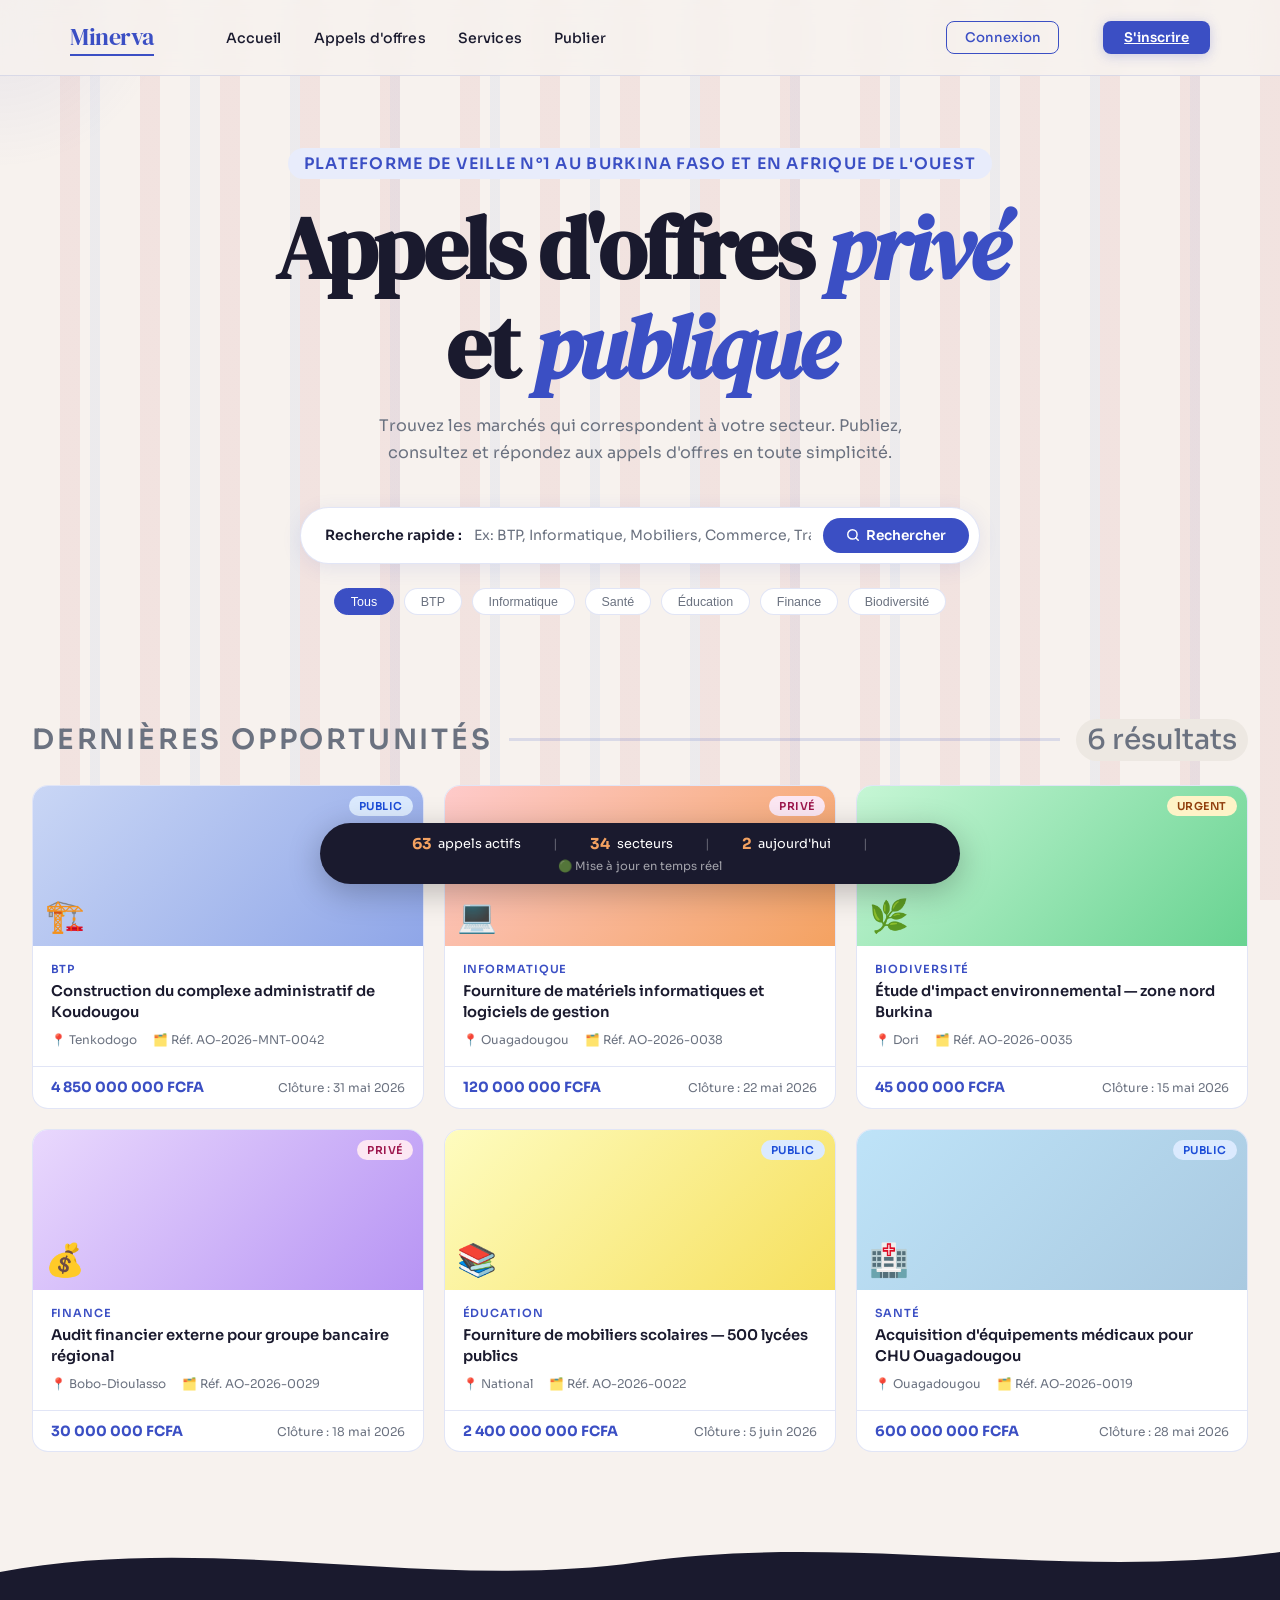
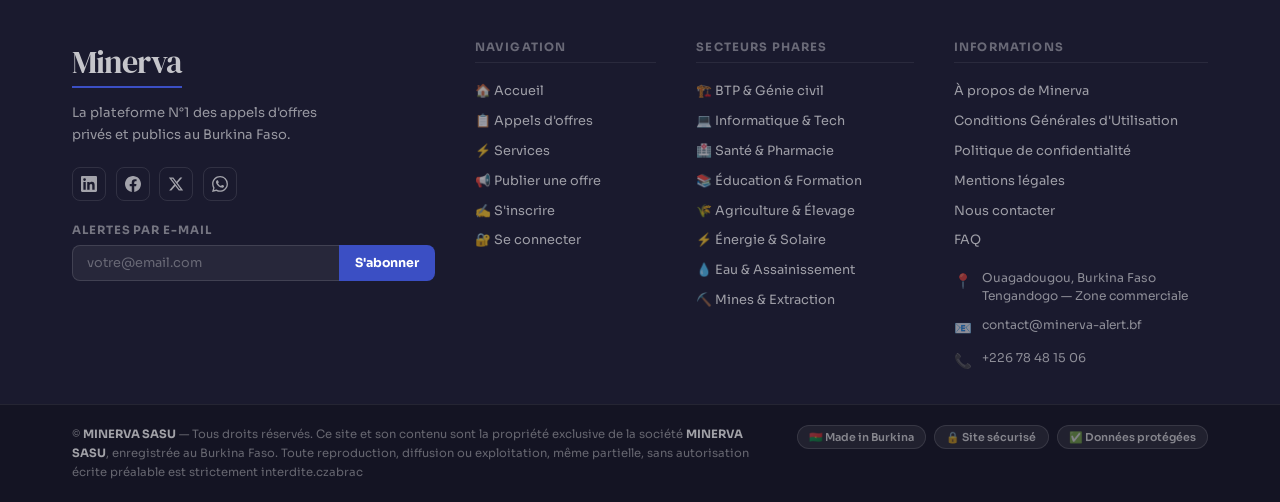
<file: index.html>
<!DOCTYPE html>
<html lang="fr">
<head>
<meta charset="UTF-8">
<meta name="viewport" content="width=device-width, initial-scale=1.0">
<title>Minerva — Appels d'offres privé et public</title>
<link href="https://fonts.googleapis.com/css2?family=Sora:wght@300;400;500;600;700&family=DM+Serif+Display:ital@0;1&display=swap" rel="stylesheet">
<style>
  *, *::before, *::after { box-sizing: border-box; margin: 0; padding: 0; }

  :root {
    --primary: #3B4FC4;
    --primary-light: #6B7FE3;
    --primary-pale: #E8ECFB;
    --accent: #F4A261;
    --bg: #F7F2EE;
    --bg2: #EDE8E2;
    --surface: #FFFFFF;
    --text: #1A1A2E;
    --text-muted: #6B7280;
    --border: rgba(59,79,196,0.15);
    --pink-soft: #F5D6D6;
    --blue-soft: #C9D6F5;
    --stripe-pink: rgba(220,160,160,0.18);
    --stripe-blue: rgba(130,160,230,0.18);
    --card-h: 270px;
  }

  body {
    font-family: 'Sora', sans-serif;
    background: var(--bg);
    color: var(--text);
    min-height: 100vh;
    overflow-x: hidden;
  }

  /* ── Animated background stripes ── */
  .bg-stripes {
    position: fixed;
    inset: 0;
    z-index: 0;
    pointer-events: none;
    overflow: hidden;
  }
  .bg-stripes::before,
  .bg-stripes::after {
    content: '';
    position: absolute;
    top: 0; bottom: 0;
    width: 100%;
  }
  .bg-stripes::before {
    background: repeating-linear-gradient(
      to right,
      transparent,
      transparent 60px,
      var(--stripe-pink) 60px,
      var(--stripe-pink) 80px
    );
    animation: shiftStripes 14s linear infinite;
  }
  .bg-stripes::after {
    background: repeating-linear-gradient(
      to right,
      transparent,
      transparent 90px,
      var(--stripe-blue) 90px,
      var(--stripe-blue) 100px
    );
    animation: shiftStripes 22s linear infinite reverse;
    opacity: 0.5;
  }
  @keyframes shiftStripes {
    from { transform: translateX(0); }
    to   { transform: translateX(100px); }
  }

  /* ── Layout wrapper ── */
  .wrapper {
    position: relative;
    z-index: 1;
    max-width: 1351px;
    margin: 0 auto;
    padding: 0 2rem;
  }

  /* ── NAV ── */
  nav {
    position: sticky;
    top: 0;
    z-index: 100;
    background: rgba(247,242,238,0.82);
    backdrop-filter: blur(14px);
    border-bottom: 1px solid var(--border);
  }
  .nav-inner {
    display: flex;
    align-items: center;
    gap: clamp(1rem, 5vw, 9.5rem);
    height: 75px;
    max-width: 1204px;
    margin: 0 auto;
    padding: 0 2rem;
  }
  .logo {
    font-family: 'DM Serif Display', serif;
    font-size: 1.5rem;
    color: var(--primary);
    text-decoration: none;
    letter-spacing: -0.02em;
    border-bottom: 2.5px solid var(--primary);
    padding-bottom: 1px;
    white-space: nowrap;
  }
  .nav-links {
    display: flex;
    gap: 2rem;
    list-style: none;
    margin-left: 0.5rem;
  }
  .nav-links a {
    font-size: 0.88rem;
    font-weight: 500;
    color: var(--text);
    text-decoration: none;
    letter-spacing: 0.01em;
    transition: color 0.2s;
  }
  .nav-links a:hover { color: var(--primary); }
  .nav-right {
    margin-left: auto;
    display: flex;
    align-items: center;
    gap: 2.75rem;
  }
  .btn-outline {
    padding: 0.45rem 1.1rem;
    border: 1.5px solid var(--primary);
    border-radius: 8px;
    font-size: 0.83rem;
    font-weight: 500;
    color: var(--primary);
    background: transparent;
    cursor: pointer;
    transition: background 0.2s, color 0.2s;
  }
  .btn-outline:hover { background: var(--primary-pale); }
  .btn-primary {
    padding: 0.48rem 1.3rem;
    border: none;
    border-radius: 8px;
    font-size: 0.83rem;
    font-weight: 600;
    color: #fff;
    background: var(--primary);
    cursor: pointer;
    transition: background 0.2s, transform 0.15s;
    box-shadow: 0 2px 12px rgba(59,79,196,0.25);
  }
  .btn-primary:hover { background: var(--primary-light); transform: translateY(-1px); }

  /* ── HERO ── */
  .hero {
    padding: 4.5rem 1rem 3rem;
    text-align: center;
  }
  .hero-tag {
    display: inline-block;
    background: var(--primary-pale);
    color: var(--primary);
    font-size: 0.99rem;
    font-weight: 600;
    letter-spacing: 0.08em;
    text-transform: uppercase;
    padding: 0.35rem 1rem;
    border-radius: 100px;
    margin-bottom: 1.25rem;
    opacity: 0;
    transform: translateY(10px);
    animation: fadeUp 0.6s 0.1s forwards;
  }
  .hero h1 {
    font-family: 'DM Serif Display', serif;
    font-size: clamp(4.2rem, 8vw, 5.5rem);
    line-height: 1.12;
    letter-spacing: -0.03em;
    color: var(--text);
    margin-bottom: 1rem;
    opacity: 0;
    transform: translateY(14px);
    animation: fadeUp 0.7s 0.2s forwards;
  }
  .hero h1 em {
    font-style: italic;
    color: var(--primary);
  }
  .hero p {
    font-size: 1rem;
    color: var(--text-muted);
    max-width: 540px;
    margin: 0 auto 2.5rem;
    line-height: 1.7;
    opacity: 0;
    transform: translateY(10px);
    animation: fadeUp 0.7s 0.35s forwards;
  }

  /* ── SEARCH BAR ── */
  .search-wrap {
    background: var(--surface);
    border: 1.5px solid var(--border);
    border-radius: 50px;
    display: flex;
    align-items: center;
    gap: 0.75rem;
    padding: 0.65rem 0.65rem 0.65rem 1.5rem;
    max-width: 680px;
    margin: 0 auto;
    box-shadow: 0 4px 20px rgba(59,79,196,0.10);
    opacity: 0;
    transform: translateY(12px);
    animation: fadeUp 0.7s 0.45s forwards;
    transition: box-shadow 0.3s;
  }
  .search-wrap:focus-within {
    box-shadow: 0 4px 28px rgba(59,79,196,0.22);
    border-color: var(--primary);
  }
  .search-label {
    font-weight: 600;
    font-size: 0.88rem;
    color: var(--text);
    white-space: nowrap;
  }
  .search-input {
    flex: 1;
    border: none;
    outline: none;
    font-family: 'Sora', sans-serif;
    font-size: 0.88rem;
    color: var(--text-muted);
    background: transparent;
  }
  .search-input::placeholder { color: var(--text-muted); }
  .search-btn {
    padding: 0.55rem 1.4rem;
    border-radius: 40px;
    border: none;
    background: var(--primary);
    color: #fff;
    font-family: 'Sora', sans-serif;
    font-size: 0.85rem;
    font-weight: 600;
    cursor: pointer;
    display: flex;
    align-items: center;
    gap: 0.4rem;
    transition: background 0.2s;
  }
  .search-btn:hover { background: var(--primary-light); }

  /* ── FILTER PILLS ── */
  .filters {
    display: flex;
    gap: 0.6rem;
    flex-wrap: wrap;
    justify-content: center;
    margin: 1.5rem auto 0;
    max-width: 760px;
    opacity: 0;
    animation: fadeUp 0.7s 0.55s forwards;
  }
  .pill {
    padding: 0.35rem 1rem;
    border: 1px solid var(--border);
    border-radius: 100px;
    font-size: 0.78rem;
    font-weight: 500;
    color: var(--text-muted);
    background: var(--surface);
    cursor: pointer;
    transition: all 0.2s;
    white-space: nowrap;
  }
  .pill:hover, .pill.active {
    background: var(--primary);
    color: #fff;
    border-color: var(--primary);
  }

  /* ── SECTION LABEL ── */
  .section-label {
    display: flex;
    align-items: center;
    gap: 1rem;
    margin: 3.5rem 0 1.5rem;
    opacity: 0;
    animation: fadeUp 0.6s 0.7s forwards;
  }
  .section-label h2 {
    font-size: 1.75rem;
    font-weight: 600;
    letter-spacing: 0.1em;
    text-transform: uppercase;
    color: var(--text-muted);
    white-space: nowrap;
  }
  .section-label hr {
    flex: 1;
    border: none;
    border-top: 3px solid var(--border);
  }
  .section-label .count {
    font-size: 1.75rem;
    font-weight: 500;
    color: var(--text-muted);
    background: var(--bg2);
    padding: 0.2rem 0.7rem;
    border-radius: 100px;
    white-space: nowrap;
  }

  /* ── CARD GRID ── */
  .card-grid {
    display: grid;
    grid-template-columns: repeat(3, 1fr);
    gap: 1.25rem;
    margin-bottom: 5rem;
  }

  .card {
    background: var(--surface);
    border-radius: 16px;
    border: 1px solid var(--border);
    overflow: hidden;
    cursor: pointer;
    opacity: 0;
    transform: translateY(20px);
    transition: transform 0.3s ease, box-shadow 0.3s ease;
  }
  .card:hover {
    transform: translateY(-5px);
    box-shadow: 0 12px 36px rgba(59,79,196,0.13);
  }
  .card.visible {
    animation: fadeUp 0.55s forwards;
  }
  .card:nth-child(1) { animation-delay: 0.75s; }
  .card:nth-child(2) { animation-delay: 0.85s; }
  .card:nth-child(3) { animation-delay: 0.95s; }

  .card-thumb {
    height: 160px;
    position: relative;
    overflow: hidden;
  }
  .card-thumb-inner {
    width: 100%;
    height: 100%;
    transition: transform 0.5s ease;
  }
  .card:hover .card-thumb-inner { transform: scale(1.04); }

  /* Gradient placeholder thumbs */
  .thumb-btp   { background: linear-gradient(135deg, #C9D6F5 0%, #8FA6E8 100%); }
  .thumb-info  { background: linear-gradient(135deg, #FECACA 0%, #F4A261 100%); }
  .thumb-bio   { background: linear-gradient(135deg, #C6F6D5 0%, #68D391 100%); }
  .thumb-fin   { background: linear-gradient(135deg, #E9D8FD 0%, #B794F4 100%); }
  .thumb-edu   { background: linear-gradient(135deg, #FEFCBF 0%, #F6E05E 100%); }
  .thumb-sante { background: linear-gradient(135deg, #BEE3F8 0%, #a9c9e0 100%); }

  .thumb-label {
    position: absolute;
    bottom: 10px;
    left: 12px;
    font-size: 2rem;
  }
  .card-badge {
    position: absolute;
    top: 10px;
    right: 10px;
    padding: 0.2rem 0.65rem;
    border-radius: 100px;
    font-size: 0.68rem;
    font-weight: 600;
    letter-spacing: 0.04em;
    text-transform: uppercase;
  }
  .badge-public  { background: #DBEAFE; color: #1D4ED8; }
  .badge-prive   { background: #FCE7F3; color: #9D174D; }
  .badge-urgent  { background: #FEF3C7; color: #92400E; }

  .card-body {
    padding: 1rem 1.1rem 1.2rem;
  }
  .card-sector {
    font-size: 0.7rem;
    font-weight: 600;
    letter-spacing: 0.08em;
    text-transform: uppercase;
    color: var(--primary);
    margin-bottom: 0.35rem;
  }
  .card-title {
    font-size: 0.92rem;
    font-weight: 600;
    color: var(--text);
    line-height: 1.4;
    margin-bottom: 0.6rem;
  }
  .card-meta {
    display: flex;
    align-items: center;
    gap: 1rem;
    font-size: 0.75rem;
    color: var(--text-muted);
  }
  .card-meta span {
    display: flex;
    align-items: center;
    gap: 0.25rem;
  }
  .card-footer {
    border-top: 1px solid var(--border);
    padding: 0.7rem 1.1rem;
    display: flex;
    justify-content: space-between;
    align-items: center;
  }
  .card-budget {
    font-weight: 700;
    font-size: 0.88rem;
    color: var(--primary);
  }
  .card-deadline {
    font-size: 0.75rem;
    color: var(--text-muted);
  }

  /* ── FLOATING STAT BAR ── */
  .stat-bar {
    position: fixed;
    bottom: 1.5rem;
    left: 50%;
    transform: translateX(-50%) translateY(80px);
    background: var(--text);
    color: #fff;
    border-radius: 100px;
    padding: 0.7rem 2rem;
    display: flex;
    align-items: center;
    gap: 2rem;
    font-size: 0.8rem;
    box-shadow: 0 8px 32px rgba(0,0,0,0.25);
    z-index: 200;
    white-space: nowrap;
    opacity: 0;
    animation: slideUp 0.6s 1.4s ease forwards;
  }
  .stat-bar .stat { display: flex; align-items: center; gap: 0.4rem; }
  .stat-bar .num { font-weight: 700; font-size: 0.95rem; color: var(--accent); }
  .stat-bar .sep { opacity: 0.3; }

  /* ── Keyframes ── */
  @keyframes fadeUp {
    to { opacity: 1; transform: translateY(0); }
  }
  @keyframes slideUp {
    to { opacity: 1; transform: translateX(-50%) translateY(0); }
  }

  /* ── Cursor glow ── */
  .cursor-glow {
    position: fixed;
    width: 340px;
    height: 340px;
    border-radius: 50%;
    background: radial-gradient(circle, rgba(59,79,196,0.09) 0%, transparent 70%);
    pointer-events: none;
    z-index: 0;
    transition: transform 0.12s ease-out;
    transform: translate(-50%, -50%);
  }

  @media (max-width: 768px) {
    .card-grid { grid-template-columns: 1fr 1fr; }
    .stat-bar { display: none; }
  }
  @media (max-width: 520px) {
    .card-grid { grid-template-columns: 1fr; }
  }

/* ── Footer base ── */
.minerva-footer {
  position: relative;
  margin-top: 3rem;
  font-family: 'Sora', sans-serif;
}
 
/* Vague SVG de transition */
.footer-wave {
  display: block;
  line-height: 0;
  overflow: hidden;
}
.footer-wave svg {
  display: block;
  width: 100%;
  height: 60px;
}
 
/* Corps du footer */
.footer-body {
  background: #1A1A2E;
  color: rgba(255,255,255,0.75);
}
 
.footer-inner {
  max-width: 1200px;
  margin: 0 auto;
  padding: 3rem 2rem 2rem;
  display: grid;
  grid-template-columns: 2fr 1fr 1.2fr 1.4fr;
  gap: 2.5rem;
}
 
/* Brand column */
.footer-logo {
  font-family: 'DM Serif Display', serif;
  font-size: 2rem;
  color: #ffffff;
  letter-spacing: -0.03em;
  border-bottom: 2.5px solid #3B4FC4;
  display: inline-block;
  padding-bottom: 2px;
  margin-bottom: 0.85rem;
}
 
.footer-tagline {
  font-size: 0.82rem;
  color: rgba(255,255,255,0.55);
  line-height: 1.7;
  margin-bottom: 1.25rem;
}
 
/* Social icons */
.footer-socials {
  display: flex;
  gap: 0.6rem;
  margin-bottom: 1.4rem;
}
.fsocial {
  width: 34px; height: 34px;
  border-radius: 8px;
  border: 1px solid rgba(255,255,255,0.1);
  display: flex; align-items: center; justify-content: center;
  color: rgba(255,255,255,0.6);
  text-decoration: none;
  transition: all 0.22s;
}
.fsocial:hover {
  background: #3B4FC4;
  border-color: #3B4FC4;
  color: #fff;
  transform: translateY(-2px);
}
 
/* Newsletter */
.fnl-label {
  font-size: 0.72rem;
  font-weight: 700;
  letter-spacing: 0.08em;
  text-transform: uppercase;
  color: rgba(255,255,255,0.4);
  margin-bottom: 0.5rem;
}
.fnl-wrap {
  display: flex;
  gap: 0;
}
.fnl-input {
  flex: 1;
  padding: 0.55rem 0.85rem;
  border: 1px solid rgba(255,255,255,0.12);
  border-right: none;
  border-radius: 8px 0 0 8px;
  background: rgba(255,255,255,0.06);
  color: #fff;
  font-family: 'Sora', sans-serif;
  font-size: 0.8rem;
  outline: none;
  transition: border-color 0.2s;
}
.fnl-input::placeholder { color: rgba(255,255,255,0.3); }
.fnl-input:focus { border-color: #3B4FC4; }
.fnl-btn {
  padding: 0.55rem 1rem;
  border-radius: 0 8px 8px 0;
  border: none;
  background: #3B4FC4;
  color: #fff;
  font-family: 'Sora', sans-serif;
  font-size: 0.78rem;
  font-weight: 700;
  cursor: pointer;
  white-space: nowrap;
  transition: background 0.2s;
}
.fnl-btn:hover { background: #6B7FE3; }
 
/* Column titles */
.footer-col-title {
  font-size: 0.72rem;
  font-weight: 700;
  letter-spacing: 0.1em;
  text-transform: uppercase;
  color: rgba(255,255,255,0.35);
  margin-bottom: 1rem;
  padding-bottom: 0.5rem;
  border-bottom: 1px solid rgba(255,255,255,0.07);
}
 
/* Links */
.footer-links {
  list-style: none;
  display: flex;
  flex-direction: column;
  gap: 0.55rem;
}
.footer-links a {
  font-size: 0.8rem;
  color: rgba(255,255,255,0.58);
  text-decoration: none;
  transition: color 0.2s, padding-left 0.2s;
  display: inline-block;
}
.footer-links a:hover {
  color: #ffffff;
  padding-left: 4px;
}
 
/* Contact block */
.footer-contact {
  margin-top: 1.2rem;
  display: flex;
  flex-direction: column;
  gap: 0.6rem;
}
.fcontact-item {
  display: flex;
  align-items: flex-start;
  gap: 0.6rem;
  font-size: 0.76rem;
  color: rgba(255,255,255,0.5);
  line-height: 1.55;
}
.fcontact-icon { flex-shrink: 0; font-size: 0.9rem; margin-top: 1px; }
 
/* Bottom bar */
.footer-bottom {
  border-top: 1px solid rgba(255,255,255,0.07);
  background: rgba(0,0,0,0.25);
}
.footer-bottom-inner {
  max-width: 1200px;
  margin: 0 auto;
  padding: 1.25rem 2rem;
  display: flex;
  align-items: flex-start;
  justify-content: space-between;
  gap: 1.5rem;
  flex-wrap: wrap;
}
.footer-copy {
  font-size: 0.72rem;
  color: rgba(255,255,255,0.35);
  line-height: 1.65;
  max-width: 680px;
}
.footer-copy strong { color: rgba(255,255,255,0.6); }
 
/* Badges */
.footer-badges {
  display: flex;
  gap: 0.5rem;
  flex-wrap: wrap;
  flex-shrink: 0;
}
.fbadge {
  font-size: 0.68rem;
  font-weight: 600;
  color: rgba(255,255,255,0.45);
  background: rgba(255,255,255,0.06);
  border: 1px solid rgba(255,255,255,0.1);
  padding: 0.25rem 0.7rem;
  border-radius: 100px;
  white-space: nowrap;
}
 
/* ── Responsive ── */
@media (max-width: 1000px) {
  .footer-inner { grid-template-columns: 1fr 1fr; gap: 2rem; }
  .footer-brand { grid-column: 1 / -1; }
}
@media (max-width: 580px) {
  .footer-inner { grid-template-columns: 1fr; padding: 2rem 1.5rem 1.5rem; }
  .footer-bottom-inner { flex-direction: column; gap: 0.85rem; }
  .footer-badges { justify-content: flex-start; }
}
</style>
<link rel="stylesheet" href="minerva-shared.css">
<link rel="manifest" href="manifest.webmanifest">
<meta name="theme-color" content="#3B4FC4">
<meta name="description" content="Minerva — veille et appels d'offres privés et publics au Burkina Faso et en Afrique de l'Ouest.">
<meta name="apple-mobile-web-app-capable" content="yes">
<meta name="apple-mobile-web-app-title" content="Minerva">
<link rel="apple-touch-icon" href="icons/icon-192.png">
<link rel="icon" type="image/png" sizes="192x192" href="icons/icon-192.png">
<script defer src="pwa-register.js"></script>
</head>
<body>

<div class="cursor-glow" id="glow"></div>
<div class="bg-stripes"></div>

<!-- NAV -->
<nav>
  <div class="nav-inner">
    <a href="minerva-apropos.html" class="logo">Minerva</a>
    <ul class="nav-links">
      <li><a href="index.html">Accueil</a></li>
      <li><a href="minerva-appels.html">Appels d'offres</a></li>
      <li><a href="minerva-services.html">Services</a></li>
      <li><a href="minerva-publier.html">Publier</a></li>
    </ul>
    <div class="nav-right">
      <a href="minerva-connexion.html" class="btn-outline" style="text-decoration:none;">Connexion</a>
      <a href="minerva-inscription.html" class="btn-primary">S'inscrire</a>
    </div>
  </div>
</nav>

<!-- HERO -->
<section class="hero wrapper">
  <div class="hero-tag">Plateforme de Veille N°1 au Burkina Faso et en Afrique de l'Ouest</div>
  <h1>Appels d'offres <em>privé</em><br>et <em>publique</em></h1>
  <p>Trouvez les marchés qui correspondent à votre secteur. Publiez, consultez et répondez aux appels d'offres en toute simplicité.</p>

  <div class="search-wrap">
    <span class="search-label">Recherche rapide :</span>
    <input class="search-input" type="text" placeholder="Ex: BTP, Informatique, Mobiliers, Commerce, Travaux…" id="searchInput" />
    <button class="search-btn" onclick="doSearch()">
      <svg width="14" height="14" viewBox="0 0 24 24" fill="none" stroke="currentColor" stroke-width="2.5" stroke-linecap="round" stroke-linejoin="round"><circle cx="11" cy="11" r="8"/><path d="m21 21-4.35-4.35"/></svg>
      Rechercher
    </button>
  </div>

  <div class="filters" id="filters">
    <button class="pill active" onclick="filterCards('Tous')">Tous</button>
    <button class="pill" onclick="filterCards('BTP')">BTP</button>
    <button class="pill" onclick="filterCards('Informatique')">Informatique</button>
    <button class="pill" onclick="filterCards('Santé')">Santé</button>
    <button class="pill" onclick="filterCards('Éducation')">Éducation</button>
    <button class="pill" onclick="filterCards('Finance')">Finance</button>
    <button class="pill" onclick="filterCards('Biodiversité')">Biodiversité</button>
  </div>
</section>

<!-- CARD SECTION -->
<div class="wrapper">
  <div class="section-label">
    <h2>Dernières opportunités</h2>
    <hr>
    <span class="count" id="countLabel">6 résultats</span>
  </div>

  <div class="card-grid" id="cardGrid">

    <div class="card visible" data-sector="BTP">
      <div class="card-thumb">
        <div class="card-thumb-inner thumb-btp"></div>
        <div class="thumb-label">🏗️</div>
        <span class="card-badge badge-public">Public</span>
      </div>
      <div class="card-body">
        <div class="card-sector">BTP</div>
        <div class="card-title">Construction du complexe administratif de Koudougou</div>
        <div class="card-meta">
          <span>📍 Tenkodogo</span>
          <span>🗂️ Réf. AO-2026-MNT-0042</span>
        </div>
      </div>
      <div class="card-footer">
        <span class="card-budget">4 850 000 000 FCFA</span>
        <span class="card-deadline">Clôture : 31 mai 2026</span>
      </div>
    </div>

    <div class="card visible" data-sector="Informatique">
      <div class="card-thumb">
        <div class="card-thumb-inner thumb-info"></div>
        <div class="thumb-label">💻</div>
        <span class="card-badge badge-prive">Privé</span>
      </div>
      <div class="card-body">
        <div class="card-sector">Informatique</div>
        <div class="card-title">Fourniture de matériels informatiques et logiciels de gestion</div>
        <div class="card-meta">
          <span>📍 Ouagadougou</span>
          <span>🗂️ Réf. AO-2026-0038</span>
        </div>
      </div>
      <div class="card-footer">
        <span class="card-budget">120 000 000 FCFA</span>
        <span class="card-deadline">Clôture : 22 mai 2026</span>
      </div>
    </div>

    <div class="card visible" data-sector="Biodiversité">
      <div class="card-thumb">
        <div class="card-thumb-inner thumb-bio"></div>
        <div class="thumb-label">🌿</div>
        <span class="card-badge badge-urgent">Urgent</span>
      </div>
      <div class="card-body">
        <div class="card-sector">Biodiversité</div>
        <div class="card-title">Étude d'impact environnemental — zone nord Burkina</div>
        <div class="card-meta">
          <span>📍 Dori</span>
          <span>🗂️ Réf. AO-2026-0035</span>
        </div>
      </div>
      <div class="card-footer">
        <span class="card-budget">45 000 000 FCFA</span>
        <span class="card-deadline">Clôture : 15 mai 2026</span>
      </div>
    </div>

    <div class="card visible" data-sector="Finance">
      <div class="card-thumb">
        <div class="card-thumb-inner thumb-fin"></div>
        <div class="thumb-label">💰</div>
        <span class="card-badge badge-prive">Privé</span>
      </div>
      <div class="card-body">
        <div class="card-sector">Finance</div>
        <div class="card-title">Audit financier externe pour groupe bancaire régional</div>
        <div class="card-meta">
          <span>📍 Bobo-Dioulasso</span>
          <span>🗂️ Réf. AO-2026-0029</span>
        </div>
      </div>
      <div class="card-footer">
        <span class="card-budget">30 000 000 FCFA</span>
        <span class="card-deadline">Clôture : 18 mai 2026</span>
      </div>
    </div>

    <div class="card visible" data-sector="Éducation">
      <div class="card-thumb">
        <div class="card-thumb-inner thumb-edu"></div>
        <div class="thumb-label">📚</div>
        <span class="card-badge badge-public">Public</span>
      </div>
      <div class="card-body">
        <div class="card-sector">Éducation</div>
        <div class="card-title">Fourniture de mobiliers scolaires — 500 lycées publics</div>
        <div class="card-meta">
          <span>📍 National</span>
          <span>🗂️ Réf. AO-2026-0022</span>
        </div>
      </div>
      <div class="card-footer">
        <span class="card-budget">2 400 000 000 FCFA</span>
        <span class="card-deadline">Clôture : 5 juin 2026</span>
      </div>
    </div>

    <div class="card visible" data-sector="Santé">
      <div class="card-thumb">
        <div class="card-thumb-inner thumb-sante"></div>
        <div class="thumb-label">🏥</div>
        <span class="card-badge badge-public">Public</span>
      </div>
      <div class="card-body">
        <div class="card-sector">Santé</div>
        <div class="card-title">Acquisition d'équipements médicaux pour CHU Ouagadougou</div>
        <div class="card-meta">
          <span>📍 Ouagadougou</span>
          <span>🗂️ Réf. AO-2026-0019</span>
        </div>
      </div>
      <div class="card-footer">
        <span class="card-budget">600 000 000 FCFA</span>
        <span class="card-deadline">Clôture : 28 mai 2026</span>
      </div>
    </div>

  </div>
</div>

<!-- FLOATING STAT BAR -->
<div class="stat-bar">
  <div class="stat"><span class="num" id="statTotal">1 248</span> appels actifs</div>
  <div class="sep">|</div>
  <div class="stat"><span class="num">34</span> secteurs</div>
  <div class="sep">|</div>
  <div class="stat"><span class="num" id="statNew">+12</span> aujourd'hui</div>
  <div class="sep">|</div>
  <div class="stat" style="color: rgba(255,255,255,0.6); font-size:0.72rem;">🟢 Mise à jour en temps réel</div>
</div>

<script>
  // Cursor glow
  const glow = document.getElementById('glow');
  document.addEventListener('mousemove', e => {
    glow.style.transform = `translate(${e.clientX - 170}px, ${e.clientY - 170}px)`;
  });

  // Filter pills
  function filterCards(sector) {
    document.querySelectorAll('.pill').forEach(p => p.classList.remove('active'));
    event.target.classList.add('active');

    const cards = document.querySelectorAll('.card');
    let count = 0;
    cards.forEach(card => {
      const s = card.dataset.sector;
      const show = sector === 'Tous' || s === sector;
      card.style.display = show ? '' : 'none';
      if (show) count++;
    });
    document.getElementById('countLabel').textContent = count + ' résultat' + (count > 1 ? 's' : '');
  }

  // Search filter
  function doSearch() {
    const q = document.getElementById('searchInput').value.toLowerCase().trim();
    if (!q) { filterCards('Tous'); return; }

    document.querySelectorAll('.pill').forEach(p => p.classList.remove('active'));
    const cards = document.querySelectorAll('.card');
    let count = 0;
    cards.forEach(card => {
      const text = card.innerText.toLowerCase();
      const show = text.includes(q);
      card.style.display = show ? '' : 'none';
      if (show) count++;
    });
    document.getElementById('countLabel').textContent = count + ' résultat' + (count > 1 ? 's' : '');
  }

  document.getElementById('searchInput').addEventListener('keydown', e => {
    if (e.key === 'Enter') doSearch();
  });

  // Animate stat counter
  function countUp(el, target, suffix = '') {
    let start = 0;
    const step = Math.ceil(target / 60);
    const timer = setInterval(() => {
      start = Math.min(start + step, target);
      el.textContent = start.toLocaleString('fr-FR') + suffix;
      if (start >= target) clearInterval(timer);
    }, 24);
  }
  setTimeout(() => {
    countUp(document.getElementById('statTotal'), 1248);
    countUp(document.getElementById('statNew'), 12, '');
  }, 1500);

  
  // Année dynamique dans le copyright
  document.getElementById('footerYear').textContent = new Date().getFullYear();
 
  // Abonnement newsletter (simulation)
  function subscribeNL(btn) {
    const input = btn.previousElementSibling;
    const re = /^[^\s@]+@[^\s@]+\.[^\s@]+$/;
    if (!re.test(input.value.trim())) {
      input.style.borderColor = '#EF4444';
      input.placeholder = 'E-mail invalide…';
      setTimeout(() => { input.style.borderColor = ''; input.placeholder = 'votre@email.com'; }, 2000);
      return;
    }
    btn.textContent = '✓ Abonné !';
    btn.style.background = '#3AAF85';
    btn.disabled = true;
    input.value = '';
    input.placeholder = 'Merci pour votre inscription !';
  }
</script>
<!-- ============================================================
     MINERVA ALERT — FOOTER UNIVERSEL
     À coller juste avant </body> sur chaque page du site
     ============================================================ -->
 
<footer class="minerva-footer">
 
  <!-- Vague décorative -->
  <div class="footer-wave">
    <svg viewBox="0 0 1440 60" preserveAspectRatio="none" xmlns="http://www.w3.org/2000/svg">
      <path d="M0,40 C240,0 480,60 720,30 C960,0 1200,50 1440,20 L1440,60 L0,60 Z" fill="#1A1A2E"/>
    </svg>
  </div>
 
  <div class="footer-body">
    <div class="footer-inner">
 
      <!-- COL 1 : Brand -->
      <div class="footer-col footer-brand">
        <a href="minerva-apropos.html" class="footer-logo" style="text-decoration:none;color:inherit;">Minerva</a>
        <p class="footer-tagline">La plateforme N°1 des appels d'offres<br>privés et publics au Burkina Faso.</p>
        <div class="footer-socials">
          <a href="#" class="fsocial" title="LinkedIn" aria-label="LinkedIn">
            <svg width="16" height="16" viewBox="0 0 24 24" fill="currentColor"><path d="M20.447 20.452h-3.554v-5.569c0-1.328-.027-3.037-1.852-3.037-1.853 0-2.136 1.445-2.136 2.939v5.667H9.351V9h3.414v1.561h.046c.477-.9 1.637-1.85 3.37-1.85 3.601 0 4.267 2.37 4.267 5.455v6.286zM5.337 7.433a2.062 2.062 0 01-2.063-2.065 2.064 2.064 0 112.063 2.065zm1.782 13.019H3.555V9h3.564v11.452zM22.225 0H1.771C.792 0 0 .774 0 1.729v20.542C0 23.227.792 24 1.771 24h20.451C23.2 24 24 23.227 24 22.271V1.729C24 .774 23.2 0 22.222 0h.003z"/></svg>
          </a>
          <a href="#" class="fsocial" title="Facebook" aria-label="Facebook">
            <svg width="16" height="16" viewBox="0 0 24 24" fill="currentColor"><path d="M24 12.073c0-6.627-5.373-12-12-12s-12 5.373-12 12c0 5.99 4.388 10.954 10.125 11.854v-8.385H7.078v-3.47h3.047V9.43c0-3.007 1.792-4.669 4.533-4.669 1.312 0 2.686.235 2.686.235v2.953H15.83c-1.491 0-1.956.925-1.956 1.874v2.25h3.328l-.532 3.47h-2.796v8.385C19.612 23.027 24 18.062 24 12.073z"/></svg>
          </a>
          <a href="#" class="fsocial" title="Twitter / X" aria-label="Twitter">
            <svg width="16" height="16" viewBox="0 0 24 24" fill="currentColor"><path d="M18.244 2.25h3.308l-7.227 8.26 8.502 11.24H16.17l-5.214-6.817L4.99 21.75H1.68l7.73-8.835L1.254 2.25H8.08l4.713 6.231zm-1.161 17.52h1.833L7.084 4.126H5.117z"/></svg>
          </a>
          <a href="#" class="fsocial" title="WhatsApp" aria-label="WhatsApp">
            <svg width="16" height="16" viewBox="0 0 24 24" fill="currentColor"><path d="M17.472 14.382c-.297-.149-1.758-.867-2.03-.967-.273-.099-.471-.148-.67.15-.197.297-.767.966-.94 1.164-.173.199-.347.223-.644.075-.297-.15-1.255-.463-2.39-1.475-.883-.788-1.48-1.761-1.653-2.059-.173-.297-.018-.458.13-.606.134-.133.298-.347.446-.52.149-.174.198-.298.298-.497.099-.198.05-.371-.025-.52-.075-.149-.669-1.612-.916-2.207-.242-.579-.487-.5-.669-.51-.173-.008-.371-.01-.57-.01-.198 0-.52.074-.792.372-.272.297-1.04 1.016-1.04 2.479 0 1.462 1.065 2.875 1.213 3.074.149.198 2.096 3.2 5.077 4.487.709.306 1.262.489 1.694.625.712.227 1.36.195 1.871.118.571-.085 1.758-.719 2.006-1.413.248-.694.248-1.289.173-1.413-.074-.124-.272-.198-.57-.347m-5.421 7.403h-.004a9.87 9.87 0 01-5.031-1.378l-.361-.214-3.741.982.998-3.648-.235-.374a9.86 9.86 0 01-1.51-5.26c.001-5.45 4.436-9.884 9.888-9.884 2.64 0 5.122 1.03 6.988 2.898a9.825 9.825 0 012.893 6.994c-.003 5.45-4.437 9.884-9.885 9.884m8.413-18.297A11.815 11.815 0 0012.05 0C5.495 0 .16 5.335.157 11.892c0 2.096.547 4.142 1.588 5.945L.057 24l6.305-1.654a11.882 11.882 0 005.683 1.448h.005c6.554 0 11.89-5.335 11.893-11.893a11.821 11.821 0 00-3.48-8.413z"/></svg>
          </a>
        </div>
        <!-- Newsletter mini -->
        <div class="footer-newsletter">
          <p class="fnl-label">Alertes par e-mail</p>
          <div class="fnl-wrap">
            <input type="email" class="fnl-input" placeholder="votre@email.com" />
            <button class="fnl-btn" onclick="subscribeNL(this)">S'abonner</button>
          </div>
        </div>
      </div>
 
      <!-- COL 2 : Navigation -->
      <div class="footer-col">
        <div class="footer-col-title">Navigation</div>
        <ul class="footer-links">
          <li><a href="index.html">🏠 Accueil</a></li>
          <li><a href="minerva-appels.html">📋 Appels d'offres</a></li>
          <li><a href="minerva-services.html">⚡ Services</a></li>
          <li><a href="minerva-publier.html">📢 Publier une offre</a></li>
          <li><a href="minerva-inscription.html">✍️ S'inscrire</a></li>
          <li><a href="minerva-connexion.html">🔐 Se connecter</a></li>
        </ul>
      </div>
 
      <!-- COL 3 : Secteurs -->
      <div class="footer-col">
        <div class="footer-col-title">Secteurs phares</div>
        <ul class="footer-links">
          <li><a href="minerva-appels.html">🏗️ BTP & Génie civil</a></li>
          <li><a href="minerva-appels.html">💻 Informatique & Tech</a></li>
          <li><a href="minerva-appels.html">🏥 Santé & Pharmacie</a></li>
          <li><a href="minerva-appels.html">📚 Éducation & Formation</a></li>
          <li><a href="minerva-appels.html">🌾 Agriculture & Élevage</a></li>
          <li><a href="minerva-appels.html">⚡ Énergie & Solaire</a></li>
          <li><a href="minerva-appels.html">💧 Eau & Assainissement</a></li>
          <li><a href="minerva-appels.html">⛏️ Mines & Extraction</a></li>
        </ul>
      </div>
 
      <!-- COL 4 : Informations -->
      <div class="footer-col">
        <div class="footer-col-title">Informations</div>
        <ul class="footer-links">
          <li><a href="minerva-apropos.html">À propos de Minerva</a></li>
          <li><a href="#">Conditions Générales d'Utilisation</a></li>
          <li><a href="#">Politique de confidentialité</a></li>
          <li><a href="#">Mentions légales</a></li>
          <li><a href="#">Nous contacter</a></li>
          <li><a href="#">FAQ</a></li>
        </ul>
        <!-- Contact block -->
        <div class="footer-contact">
          <div class="fcontact-item">
            <span class="fcontact-icon">📍</span>
            <span>Ouagadougou, Burkina Faso<br>Tengandogo — Zone commerciale</span>
          </div>
          <div class="fcontact-item">
            <span class="fcontact-icon">📧</span>
            <span>contact@minerva-alert.bf</span>
          </div>
          <div class="fcontact-item">
            <span class="fcontact-icon">📞</span>
            <span>+226 78 48 15 06</span>
          </div>
        </div>
      </div>
 
    </div><!-- /footer-inner -->
 
    <!-- Bottom bar -->
    <div class="footer-bottom">
      <div class="footer-bottom-inner">
        <p class="footer-copy">
          &copy; <span id="footerYear"></span> <strong>MINERVA SASU</strong> — Tous droits réservés.
          Ce site et son contenu sont la propriété exclusive de la société
          <strong>MINERVA SASU</strong>, enregistrée au Burkina Faso.
          Toute reproduction, diffusion ou exploitation, même partielle, sans autorisation écrite préalable est strictement interdite.czabrac
        </p>
        <div class="footer-badges">
          <span class="fbadge">🇧🇫 Made in Burkina</span>
          <span class="fbadge">🔒 Site sécurisé</span>
          <span class="fbadge">✅ Données protégées</span>
        </div>
      </div>
    </div>
 
  </div><!-- /footer-body -->
</footer>
</body>
</html>
</file>
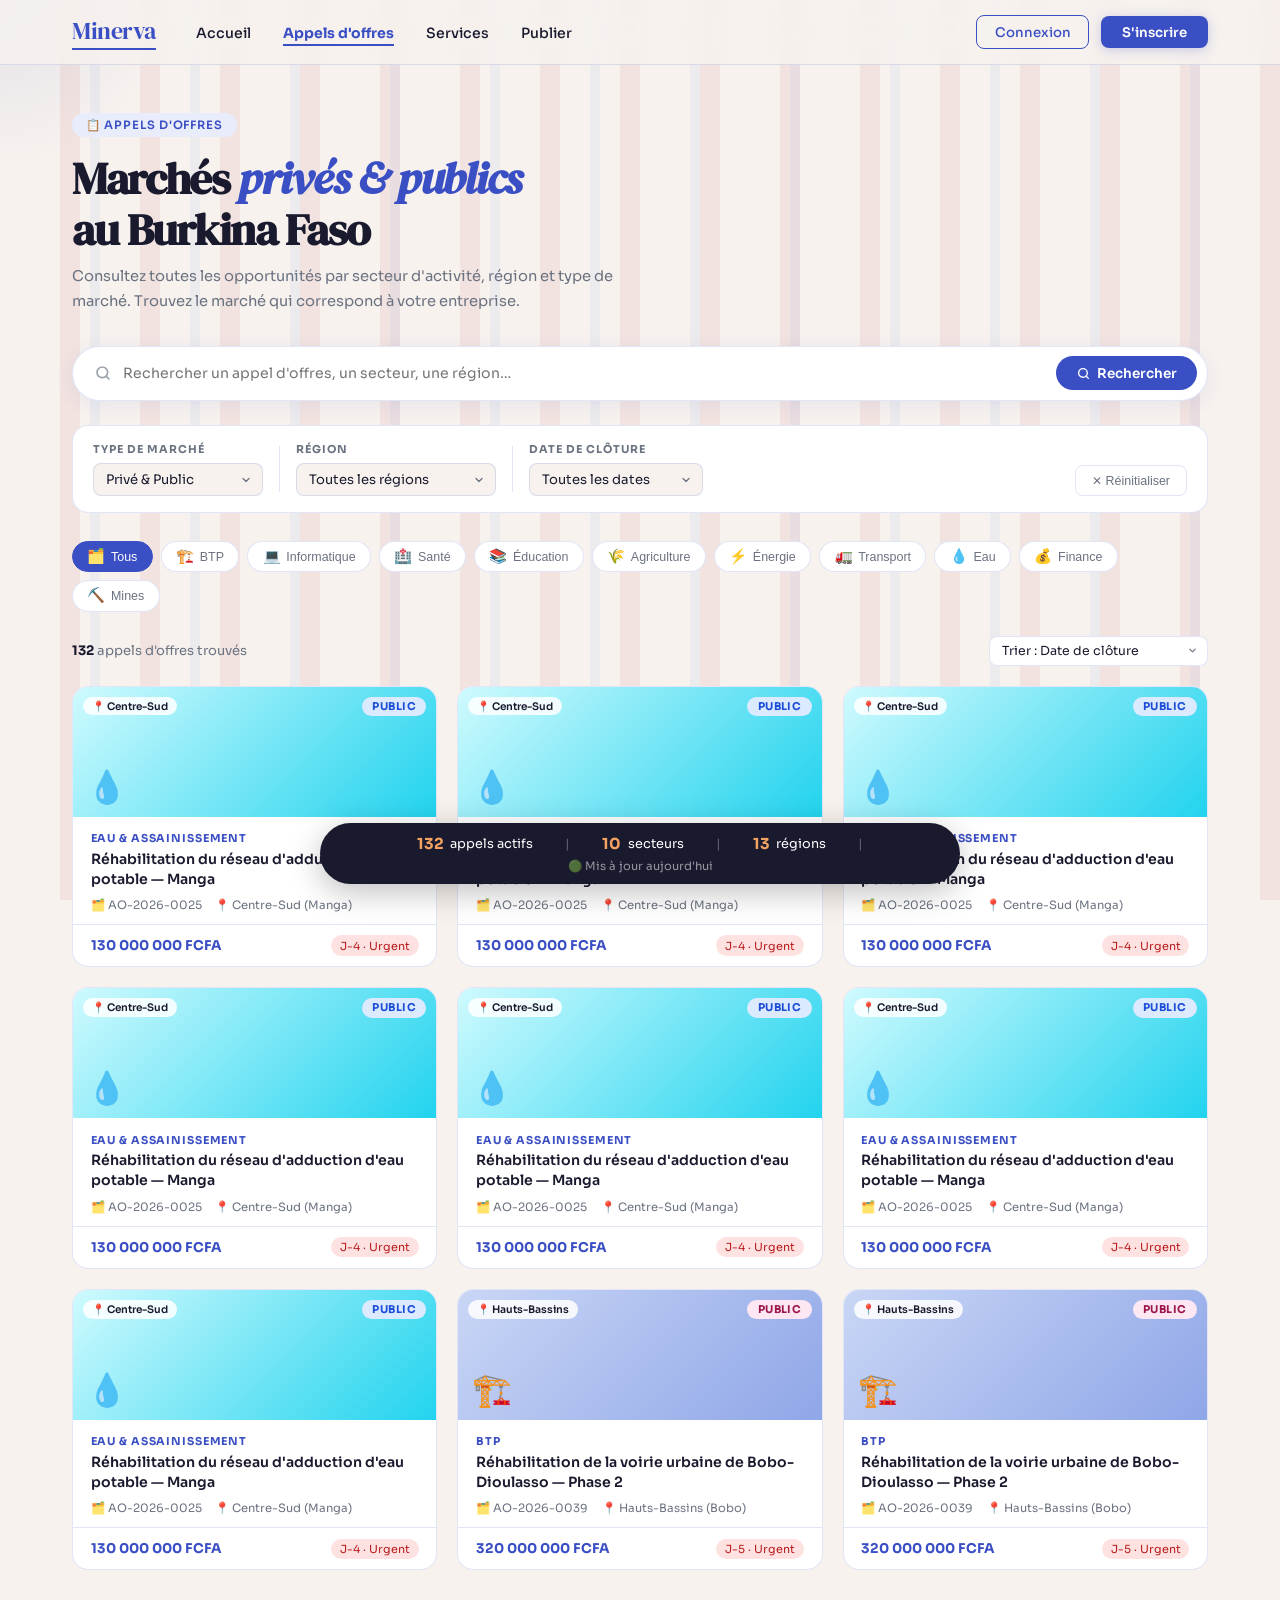
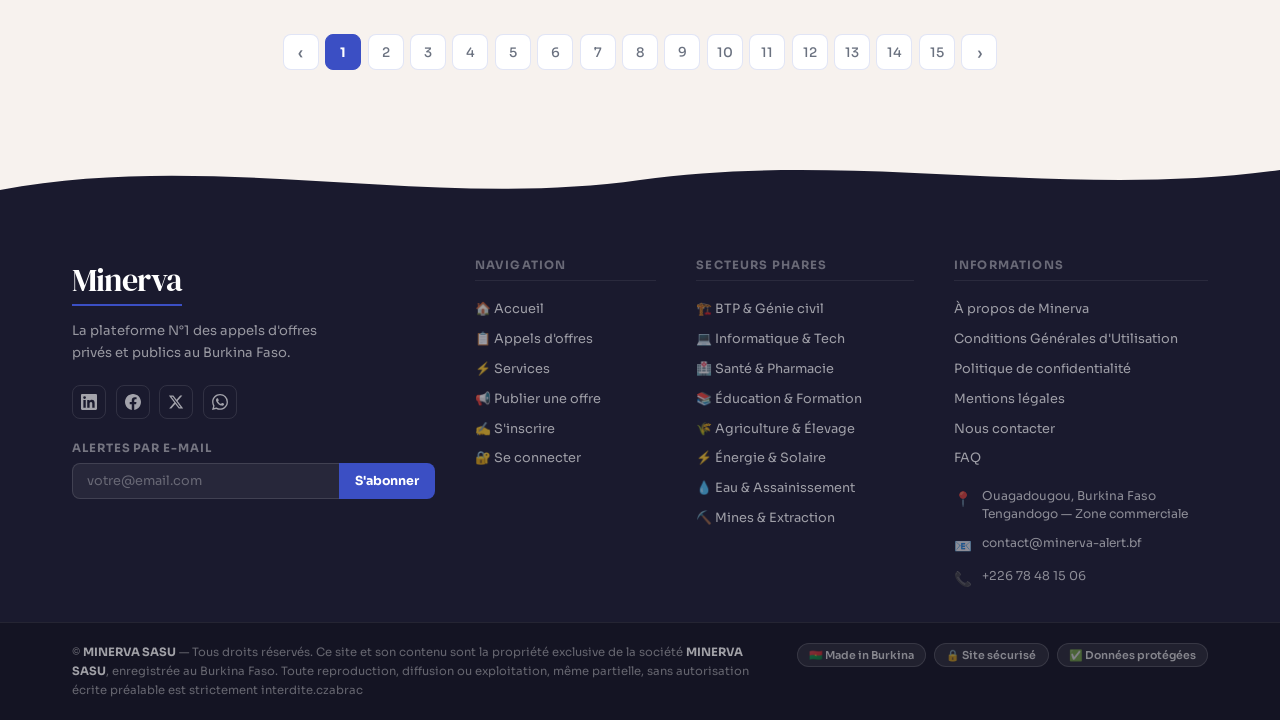
<file: minerva-appels.html>
<!DOCTYPE html>
<html lang="fr">
<head>
<meta charset="UTF-8">
<meta name="viewport" content="width=device-width, initial-scale=1.0">
<title>Minerva — Appels d'offres</title>
<link href="https://fonts.googleapis.com/css2?family=Sora:wght@300;400;500;600;700&family=DM+Serif+Display:ital@0;1&display=swap" rel="stylesheet">
<style>
  *, *::before, *::after { box-sizing: border-box; margin: 0; padding: 0; }

  :root {
    --primary: #3B4FC4;
    --primary-light: #6B7FE3;
    --primary-pale: #E8ECFB;
    --accent: #F4A261;
    --green: #3AAF85;
    --bg: #F7F2EE;
    --bg2: #EDE8E2;
    --surface: #FFFFFF;
    --text: #1A1A2E;
    --text-muted: #6B7280;
    --border: rgba(59,79,196,0.15);
    --stripe-pink: rgba(220,160,160,0.18);
    --stripe-blue: rgba(130,160,230,0.18);
  }

  body { font-family: 'Sora', sans-serif; background: var(--bg); color: var(--text); min-height: 100vh; overflow-x: hidden; }

  /* stripes */
  .bg-stripes { position: fixed; inset: 0; z-index: 0; pointer-events: none; overflow: hidden; }
  .bg-stripes::before, .bg-stripes::after { content: ''; position: absolute; top: 0; bottom: 0; width: 100%; }
  .bg-stripes::before {
    background: repeating-linear-gradient(to right, transparent, transparent 60px, var(--stripe-pink) 60px, var(--stripe-pink) 80px);
    animation: shiftStripes 14s linear infinite;
  }
  .bg-stripes::after {
    background: repeating-linear-gradient(to right, transparent, transparent 90px, var(--stripe-blue) 90px, var(--stripe-blue) 100px);
    animation: shiftStripes 22s linear infinite reverse; opacity: 0.5;
  }
  @keyframes shiftStripes { from { transform: translateX(0); } to { transform: translateX(100px); } }

  .cursor-glow {
    position: fixed; width: 340px; height: 340px; border-radius: 50%;
    background: radial-gradient(circle, rgba(59,79,196,0.09) 0%, transparent 70%);
    pointer-events: none; z-index: 0; transform: translate(-50%, -50%); transition: transform 0.1s ease-out;
  }

  /* NAV */
  nav { position: sticky; top: 0; z-index: 100; background: rgba(247,242,238,0.82); backdrop-filter: blur(14px); border-bottom: 1px solid var(--border); }
  .nav-inner { display: flex; align-items: center; gap: 2.5rem; height: 64px; max-width: 1200px; margin: 0 auto; padding: 0 2rem; }
  .logo { font-family: 'DM Serif Display', serif; font-size: 1.5rem; color: var(--primary); text-decoration: none; letter-spacing: -0.02em; border-bottom: 2.5px solid var(--primary); padding-bottom: 1px; white-space: nowrap; }
  .nav-links { display: flex; gap: 2rem; list-style: none; }
  .nav-links a { font-size: 0.88rem; font-weight: 500; color: var(--text); text-decoration: none; transition: color 0.2s; }
  .nav-links a:hover { color: var(--primary); }
  .nav-links a.active { color: var(--primary); font-weight: 700; border-bottom: 2px solid var(--primary); padding-bottom: 2px; }
  .nav-right { margin-left: auto; display: flex; align-items: center; gap: 0.75rem; }
  .btn-outline { padding: 0.45rem 1.1rem; border: 1.5px solid var(--primary); border-radius: 8px; font-size: 0.83rem; font-weight: 500; color: var(--primary); background: transparent; cursor: pointer; text-decoration: none; transition: background 0.2s; }
  .btn-outline:hover { background: var(--primary-pale); }
  .btn-primary { padding: 0.48rem 1.3rem; border: none; border-radius: 8px; font-size: 0.83rem; font-weight: 600; color: #fff; background: var(--primary); cursor: pointer; text-decoration: none; transition: background 0.2s, transform 0.15s; box-shadow: 0 2px 12px rgba(59,79,196,0.25); }
  .btn-primary:hover { background: var(--primary-light); transform: translateY(-1px); }

  /* WRAPPER */
  .wrapper { position: relative; z-index: 1; max-width: 1200px; margin: 0 auto; padding: 0 2rem; }

  /* PAGE HEADER */
  .page-header { padding: 3rem 0 2rem; opacity: 0; transform: translateY(14px); animation: fadeUp 0.6s 0.1s forwards; }
  .page-header .tag { display: inline-block; background: var(--primary-pale); color: var(--primary); font-size: 0.72rem; font-weight: 600; letter-spacing: 0.08em; text-transform: uppercase; padding: 0.3rem 0.9rem; border-radius: 100px; margin-bottom: 1rem; }
  .page-header h1 { font-family: 'DM Serif Display', serif; font-size: clamp(1.8rem, 4vw, 2.8rem); letter-spacing: -0.03em; line-height: 1.15; margin-bottom: 0.5rem; }
  .page-header h1 em { font-style: italic; color: var(--primary); }
  .page-header p { font-size: 0.92rem; color: var(--text-muted); line-height: 1.7; max-width: 560px; }

  /* SEARCH */
  .search-wrap {
    background: var(--surface); border: 1.5px solid var(--border); border-radius: 50px;
    display: flex; align-items: center; gap: 0.75rem; padding: 0.6rem 0.6rem 0.6rem 1.4rem;
    box-shadow: 0 4px 20px rgba(59,79,196,0.08); margin-bottom: 1.5rem;
    opacity: 0; transform: translateY(10px); animation: fadeUp 0.6s 0.25s forwards;
    transition: box-shadow 0.3s;
  }
  .search-wrap:focus-within { box-shadow: 0 4px 28px rgba(59,79,196,0.22); border-color: var(--primary); }
  .search-input { flex: 1; border: none; outline: none; font-family: 'Sora', sans-serif; font-size: 0.88rem; color: var(--text-muted); background: transparent; }
  .search-btn { padding: 0.52rem 1.3rem; border-radius: 40px; border: none; background: var(--primary); color: #fff; font-family: 'Sora', sans-serif; font-size: 0.84rem; font-weight: 600; cursor: pointer; display: flex; align-items: center; gap: 0.4rem; transition: background 0.2s; }
  .search-btn:hover { background: var(--primary-light); }

  /* FILTER BAR */
  .filter-bar {
    display: flex; flex-wrap: wrap; gap: 1rem; align-items: flex-start;
    background: var(--surface); border: 1px solid var(--border); border-radius: 16px;
    padding: 1rem 1.25rem; margin-bottom: 1.75rem;
    opacity: 0; animation: fadeUp 0.6s 0.35s forwards;
  }
  .filter-group { display: flex; flex-direction: column; gap: 0.45rem; min-width: 140px; }
  .filter-group label { font-size: 0.68rem; font-weight: 700; letter-spacing: 0.09em; text-transform: uppercase; color: var(--text-muted); }
  .filter-group select {
    padding: 0.45rem 0.75rem; border: 1.5px solid var(--border); border-radius: 8px;
    font-family: 'Sora', sans-serif; font-size: 0.82rem; color: var(--text);
    background: var(--bg); outline: none; cursor: pointer; transition: border-color 0.2s;
    appearance: none;
    background-image: url("data:image/svg+xml,%3Csvg xmlns='http://www.w3.org/2000/svg' width='12' height='12' viewBox='0 0 24 24' fill='none' stroke='%236B7280' stroke-width='2.5' stroke-linecap='round' stroke-linejoin='round'%3E%3Cpolyline points='6 9 12 15 18 9'/%3E%3C/svg%3E");
    background-repeat: no-repeat; background-position: right 0.6rem center;
    padding-right: 2rem;
  }
  .filter-group select:focus { border-color: var(--primary); }

  .filter-sep { width: 1px; background: var(--border); align-self: stretch; margin: 0.25rem 0; }

  .filter-reset {
    margin-left: auto; align-self: flex-end;
    padding: 0.45rem 1rem; border: 1.5px solid var(--border); border-radius: 8px;
    font-size: 0.78rem; font-weight: 500; color: var(--text-muted);
    background: transparent; cursor: pointer; transition: all 0.2s;
  }
  .filter-reset:hover { border-color: var(--primary); color: var(--primary); }

  /* SECTOR PILLS */
  .sector-row {
    display: flex; gap: 0.5rem; flex-wrap: wrap; margin-bottom: 1.5rem;
    opacity: 0; animation: fadeUp 0.6s 0.42s forwards;
  }
  .sector-pill {
    display: flex; align-items: center; gap: 0.35rem;
    padding: 0.38rem 0.9rem; border-radius: 100px;
    border: 1px solid var(--border); font-size: 0.78rem; font-weight: 500;
    color: var(--text-muted); background: var(--surface); cursor: pointer;
    transition: all 0.2s; white-space: nowrap;
  }
  .sector-pill:hover, .sector-pill.active { background: var(--primary); color: #fff; border-color: var(--primary); }
  .sector-pill .emoji { font-size: 0.9rem; }

  /* RESULT HEADER */
  .result-bar {
    display: flex; align-items: center; justify-content: space-between;
    margin-bottom: 1.25rem;
    opacity: 0; animation: fadeUp 0.6s 0.48s forwards;
  }
  .result-bar .info { font-size: 0.82rem; color: var(--text-muted); }
  .result-bar .info strong { color: var(--text); font-weight: 700; }
  .sort-select {
    padding: 0.38rem 2rem 0.38rem 0.75rem; border: 1.5px solid var(--border); border-radius: 8px;
    font-family: 'Sora', sans-serif; font-size: 0.78rem; color: var(--text);
    background: var(--surface); outline: none; cursor: pointer;
    appearance: none;
    background-image: url("data:image/svg+xml,%3Csvg xmlns='http://www.w3.org/2000/svg' width='11' height='11' viewBox='0 0 24 24' fill='none' stroke='%236B7280' stroke-width='2.5' stroke-linecap='round' stroke-linejoin='round'%3E%3Cpolyline points='6 9 12 15 18 9'/%3E%3C/svg%3E");
    background-repeat: no-repeat; background-position: right 0.55rem center;
  }

  /* CARD GRID */
  .card-grid { display: grid; grid-template-columns: repeat(3, 1fr); gap: 1.25rem; margin-bottom: 4rem; }

  .ao-card {
    background: var(--surface); border-radius: 16px; border: 1px solid var(--border);
    overflow: hidden; cursor: pointer;
    opacity: 0; transform: translateY(20px);
    transition: transform 0.28s ease, box-shadow 0.28s ease, border-color 0.2s;
  }
  .ao-card.visible { animation: fadeUp 0.5s forwards; }
  .ao-card:hover { transform: translateY(-5px); box-shadow: 0 12px 36px rgba(59,79,196,0.12); }
  .ao-card.highlight { border: 2px solid var(--primary); }

  /* Thumb */
  .card-thumb { height: 130px; position: relative; overflow: hidden; }
  .card-thumb-bg { width: 100%; height: 100%; transition: transform 0.5s ease; }
  .ao-card:hover .card-thumb-bg { transform: scale(1.05); }

  /* sector gradients */
  .th-btp     { background: linear-gradient(135deg,#C9D6F5,#8FA6E8); }
  .th-info    { background: linear-gradient(135deg,#FECACA,#F4A261); }
  .th-sante   { background: linear-gradient(135deg,#BEE3F8,#63B3ED); }
  .th-edu     { background: linear-gradient(135deg,#FEFCBF,#F6E05E); }
  .th-agri    { background: linear-gradient(135deg,#C6F6D5,#68D391); }
  .th-energie { background: linear-gradient(135deg,#FEF3C7,#F59E0B); }
  .th-transp  { background: linear-gradient(135deg,#E9D8FD,#B794F4); }
  .th-eau     { background: linear-gradient(135deg,#CFFAFE,#22D3EE); }
  .th-fin     { background: linear-gradient(135deg,#FCE7F3,#F9A8D4); }
  .th-mine    { background: linear-gradient(135deg,#D1D5DB,#9CA3AF); }

  .thumb-emoji { position: absolute; bottom: 10px; left: 14px; font-size: 2rem; }
  .thumb-badge {
    position: absolute; top: 10px; right: 10px;
    padding: 0.2rem 0.65rem; border-radius: 100px;
    font-size: 0.67rem; font-weight: 700; letter-spacing: 0.04em; text-transform: uppercase;
  }
  .badge-pub    { background: #DBEAFE; color: #1D4ED8; }
  .badge-priv   { background: #FCE7F3; color: #9D174D; }
  .badge-urgent { background: #FEF3C7; color: #92400E; }
  .badge-new    { background: #DCFCE7; color: #15803D; }

  /* Region chip on thumb */
  .thumb-region {
    position: absolute; top: 10px; left: 10px;
    background: rgba(255,255,255,0.85); backdrop-filter: blur(4px);
    padding: 0.18rem 0.55rem; border-radius: 100px;
    font-size: 0.65rem; font-weight: 600; color: var(--text);
  }

  /* Card body */
  .card-body { padding: 0.9rem 1.1rem 0.75rem; }
  .card-sector { font-size: 0.68rem; font-weight: 700; letter-spacing: 0.08em; text-transform: uppercase; color: var(--primary); margin-bottom: 0.3rem; }
  .card-title { font-size: 0.88rem; font-weight: 600; color: var(--text); line-height: 1.4; margin-bottom: 0.55rem; display: -webkit-box; -webkit-line-clamp: 2; -webkit-box-orient: vertical; overflow: hidden; }
  .card-meta { display: flex; align-items: center; gap: 0.85rem; font-size: 0.72rem; color: var(--text-muted); flex-wrap: wrap; }

  /* Card footer */
  .card-footer { border-top: 1px solid var(--border); padding: 0.65rem 1.1rem; display: flex; justify-content: space-between; align-items: center; gap: 0.5rem; }
  .card-budget { font-weight: 700; font-size: 0.84rem; color: var(--primary); white-space: nowrap; }
  .card-deadline {
    font-size: 0.7rem; padding: 0.2rem 0.55rem; border-radius: 100px;
    background: var(--bg2); color: var(--text-muted); white-space: nowrap;
  }
  .card-deadline.soon { background: #FEF3C7; color: #92400E; }
  .card-deadline.urgent { background: #FEE2E2; color: #B91C1C; }

  /* EMPTY STATE */
  .empty-state {
    grid-column: 1/-1; text-align: center; padding: 4rem 2rem;
    opacity: 0; animation: fadeUp 0.5s 0.2s forwards;
  }
  .empty-state .emoji { font-size: 3rem; margin-bottom: 1rem; }
  .empty-state h3 { font-size: 1.1rem; font-weight: 600; margin-bottom: 0.5rem; }
  .empty-state p { font-size: 0.85rem; color: var(--text-muted); }

  /* PAGINATION */
  .pagination {
    display: flex; justify-content: center; align-items: center; gap: 0.4rem;
    margin-bottom: 5rem;
    opacity: 0; animation: fadeUp 0.5s 0.9s forwards;
  }
  .page-btn {
    width: 36px; height: 36px; border-radius: 8px; border: 1.5px solid var(--border);
    background: var(--surface); font-family: 'Sora', sans-serif; font-size: 0.82rem;
    font-weight: 500; color: var(--text-muted); cursor: pointer; transition: all 0.2s;
    display: flex; align-items: center; justify-content: center;
  }
  .page-btn:hover { border-color: var(--primary); color: var(--primary); }
  .page-btn.active { background: var(--primary); border-color: var(--primary); color: #fff; font-weight: 700; }
  .page-btn.arrow { font-size: 1rem; }

  /* STAT BAR */
  .stat-bar {
    position: fixed; bottom: 1.5rem; left: 50%; transform: translateX(-50%) translateY(80px);
    background: var(--text); color: #fff; border-radius: 100px; padding: 0.7rem 2rem;
    display: flex; align-items: center; gap: 2rem; font-size: 0.8rem;
    box-shadow: 0 8px 32px rgba(0,0,0,0.25); z-index: 200; white-space: nowrap; opacity: 0;
    animation: slideUp 0.6s 1.2s ease forwards;
  }
  .stat-bar .num { font-weight: 700; font-size: 0.95rem; color: var(--accent); }
  .stat-bar .sep { opacity: 0.3; }

  @keyframes fadeUp { to { opacity: 1; transform: translateY(0) translateX(0); } }
  @keyframes slideUp { to { opacity: 1; transform: translateX(-50%) translateY(0); } }

  @media (max-width: 900px) { .card-grid { grid-template-columns: repeat(2,1fr); } }
  @media (max-width: 580px) { .card-grid { grid-template-columns: 1fr; } .filter-sep { display: none; } .stat-bar { display: none; } }

  
/* ── Footer base ── */
.minerva-footer {
  position: relative;
  margin-top: 3rem;
  font-family: 'Sora', sans-serif;
}
 
/* Vague SVG de transition */
.footer-wave {
  display: block;
  line-height: 0;
  overflow: hidden;
}
.footer-wave svg {
  display: block;
  width: 100%;
  height: 60px;
}
 
/* Corps du footer */
.footer-body {
  background: #1A1A2E;
  color: rgba(255,255,255,0.75);
}
 
.footer-inner {
  max-width: 1200px;
  margin: 0 auto;
  padding: 3rem 2rem 2rem;
  display: grid;
  grid-template-columns: 2fr 1fr 1.2fr 1.4fr;
  gap: 2.5rem;
}
 
/* Brand column */
.footer-logo {
  font-family: 'DM Serif Display', serif;
  font-size: 2rem;
  color: #ffffff;
  letter-spacing: -0.03em;
  border-bottom: 2.5px solid #3B4FC4;
  display: inline-block;
  padding-bottom: 2px;
  margin-bottom: 0.85rem;
}
 
.footer-tagline {
  font-size: 0.82rem;
  color: rgba(255,255,255,0.55);
  line-height: 1.7;
  margin-bottom: 1.25rem;
}
 
/* Social icons */
.footer-socials {
  display: flex;
  gap: 0.6rem;
  margin-bottom: 1.4rem;
}
.fsocial {
  width: 34px; height: 34px;
  border-radius: 8px;
  border: 1px solid rgba(255,255,255,0.1);
  display: flex; align-items: center; justify-content: center;
  color: rgba(255,255,255,0.6);
  text-decoration: none;
  transition: all 0.22s;
}
.fsocial:hover {
  background: #3B4FC4;
  border-color: #3B4FC4;
  color: #fff;
  transform: translateY(-2px);
}
 
/* Newsletter */
.fnl-label {
  font-size: 0.72rem;
  font-weight: 700;
  letter-spacing: 0.08em;
  text-transform: uppercase;
  color: rgba(255,255,255,0.4);
  margin-bottom: 0.5rem;
}
.fnl-wrap {
  display: flex;
  gap: 0;
}
.fnl-input {
  flex: 1;
  padding: 0.55rem 0.85rem;
  border: 1px solid rgba(255,255,255,0.12);
  border-right: none;
  border-radius: 8px 0 0 8px;
  background: rgba(255,255,255,0.06);
  color: #fff;
  font-family: 'Sora', sans-serif;
  font-size: 0.8rem;
  outline: none;
  transition: border-color 0.2s;
}
.fnl-input::placeholder { color: rgba(255,255,255,0.3); }
.fnl-input:focus { border-color: #3B4FC4; }
.fnl-btn {
  padding: 0.55rem 1rem;
  border-radius: 0 8px 8px 0;
  border: none;
  background: #3B4FC4;
  color: #fff;
  font-family: 'Sora', sans-serif;
  font-size: 0.78rem;
  font-weight: 700;
  cursor: pointer;
  white-space: nowrap;
  transition: background 0.2s;
}
.fnl-btn:hover { background: #6B7FE3; }
 
/* Column titles */
.footer-col-title {
  font-size: 0.72rem;
  font-weight: 700;
  letter-spacing: 0.1em;
  text-transform: uppercase;
  color: rgba(255,255,255,0.35);
  margin-bottom: 1rem;
  padding-bottom: 0.5rem;
  border-bottom: 1px solid rgba(255,255,255,0.07);
}
 
/* Links */
.footer-links {
  list-style: none;
  display: flex;
  flex-direction: column;
  gap: 0.55rem;
}
.footer-links a {
  font-size: 0.8rem;
  color: rgba(255,255,255,0.58);
  text-decoration: none;
  transition: color 0.2s, padding-left 0.2s;
  display: inline-block;
}
.footer-links a:hover {
  color: #ffffff;
  padding-left: 4px;
}
 
/* Contact block */
.footer-contact {
  margin-top: 1.2rem;
  display: flex;
  flex-direction: column;
  gap: 0.6rem;
}
.fcontact-item {
  display: flex;
  align-items: flex-start;
  gap: 0.6rem;
  font-size: 0.76rem;
  color: rgba(255,255,255,0.5);
  line-height: 1.55;
}
.fcontact-icon { flex-shrink: 0; font-size: 0.9rem; margin-top: 1px; }
 
/* Bottom bar */
.footer-bottom {
  border-top: 1px solid rgba(255,255,255,0.07);
  background: rgba(0,0,0,0.25);
}
.footer-bottom-inner {
  max-width: 1200px;
  margin: 0 auto;
  padding: 1.25rem 2rem;
  display: flex;
  align-items: flex-start;
  justify-content: space-between;
  gap: 1.5rem;
  flex-wrap: wrap;
}
.footer-copy {
  font-size: 0.72rem;
  color: rgba(255,255,255,0.35);
  line-height: 1.65;
  max-width: 680px;
}
.footer-copy strong { color: rgba(255,255,255,0.6); }
 
/* Badges */
.footer-badges {
  display: flex;
  gap: 0.5rem;
  flex-wrap: wrap;
  flex-shrink: 0;
}
.fbadge {
  font-size: 0.68rem;
  font-weight: 600;
  color: rgba(255,255,255,0.45);
  background: rgba(255,255,255,0.06);
  border: 1px solid rgba(255,255,255,0.1);
  padding: 0.25rem 0.7rem;
  border-radius: 100px;
  white-space: nowrap;
}
 
/* ── Responsive ── */
@media (max-width: 1000px) {
  .footer-inner { grid-template-columns: 1fr 1fr; gap: 2rem; }
  .footer-brand { grid-column: 1 / -1; }
}
@media (max-width: 580px) {
  .footer-inner { grid-template-columns: 1fr; padding: 2rem 1.5rem 1.5rem; }
  .footer-bottom-inner { flex-direction: column; gap: 0.85rem; }
  .footer-badges { justify-content: flex-start; }
}
</style>
<link rel="stylesheet" href="minerva-shared.css">
<link rel="manifest" href="manifest.webmanifest">
<meta name="theme-color" content="#3B4FC4">
<meta name="description" content="Minerva — veille et appels d'offres privés et publics au Burkina Faso et en Afrique de l'Ouest.">
<meta name="apple-mobile-web-app-capable" content="yes">
<meta name="apple-mobile-web-app-title" content="Minerva">
<link rel="apple-touch-icon" href="icons/icon-192.png">
<link rel="icon" type="image/png" sizes="192x192" href="icons/icon-192.png">
<script defer src="pwa-register.js"></script>
</head>
<body>

<div class="cursor-glow" id="glow"></div>
<div class="bg-stripes"></div>

<!-- NAV -->
<nav>
  <div class="nav-inner">
    <a href="minerva.html" class="logo">Minerva</a>
    <ul class="nav-links">
      <li><a href="index.html">Accueil</a></li>
      <li><a href="minerva-appels.html" class="active">Appels d'offres</a></li>
      <li><a href="minerva-services.html">Services</a></li>
      <li><a href="minerva-publier.html">Publier</a></li>
    </ul>
    <div class="nav-right">
      <a href="minerva-connexion.html" class="btn-outline">Connexion</a>
      <a href="minerva-connexion.html" class="btn-primary">S'inscrire</a>
    </div>
  </div>
</nav>

<div class="wrapper">

  <!-- HEADER -->
  <div class="page-header">
    <div class="tag">📋 Appels d'offres</div>
    <h1>Marchés <em>privés & publics</em><br>au Burkina Faso</h1>
    <p>Consultez toutes les opportunités par secteur d'activité, région et type de marché. Trouvez le marché qui correspond à votre entreprise.</p>
  </div>

  <!-- SEARCH -->
  <div class="search-wrap">
    <svg width="16" height="16" viewBox="0 0 24 24" fill="none" stroke="#9CA3AF" stroke-width="2.5" stroke-linecap="round" stroke-linejoin="round"><circle cx="11" cy="11" r="8"/><path d="m21 21-4.35-4.35"/></svg>
    <input class="search-input" type="text" id="searchInput" placeholder="Rechercher un appel d'offres, un secteur, une région…" />
    <button class="search-btn" onclick="applyFilters()">
      <svg width="13" height="13" viewBox="0 0 24 24" fill="none" stroke="currentColor" stroke-width="2.5" stroke-linecap="round" stroke-linejoin="round"><circle cx="11" cy="11" r="8"/><path d="m21 21-4.35-4.35"/></svg>
      Rechercher
    </button>
  </div>

  <!-- FILTER BAR -->
  <div class="filter-bar">
    <div class="filter-group">
      <label>Type de marché</label>
      <select id="fType" onchange="applyFilters()">
        <option value="">Privé & Public</option>
        <option value="Public">Public uniquement</option>
        <option value="Privé">Privé uniquement</option>
      </select>
    </div>
    <div class="filter-sep"></div>
    <div class="filter-group">
      <label>Région</label>
      <select id="fRegion" onchange="applyFilters()">
        <option value="">Toutes les régions</option>
        <option>Centre (Ouagadougou)</option>
        <option>Hauts-Bassins (Bobo)</option>
        <option>Boucle du Mouhoun</option>
        <option>Sahel (Dori)</option>
        <option>Est (Fada)</option>
        <option>Nord (Ouahigouya)</option>
        <option>Centre-Sud (Manga)</option>
        <option>Cascades (Banfora)</option>
        <option>National</option>
      </select>
    </div>
    <div class="filter-sep"></div>
    <div class="filter-group">
      <label>Date de clôture</label>
      <select id="fDate" onchange="applyFilters()">
        <option value="">Toutes les dates</option>
        <option value="urgent">Urgent (≤ 7 jours)</option>
        <option value="soon">Bientôt (≤ 30 jours)</option>
        <option value="later">Plus de 30 jours</option>
      </select>
    </div>
    <button class="filter-reset" onclick="resetFilters()">✕ Réinitialiser</button>
  </div>

  <!-- SECTOR PILLS -->
  <div class="sector-row" id="sectorRow">
    <button class="sector-pill active" data-sector="" onclick="setSector(this)"><span class="emoji">🗂️</span> Tous</button>
    <button class="sector-pill" data-sector="BTP" onclick="setSector(this)"><span class="emoji">🏗️</span> BTP</button>
    <button class="sector-pill" data-sector="Informatique" onclick="setSector(this)"><span class="emoji">💻</span> Informatique</button>
    <button class="sector-pill" data-sector="Santé" onclick="setSector(this)"><span class="emoji">🏥</span> Santé</button>
    <button class="sector-pill" data-sector="Éducation" onclick="setSector(this)"><span class="emoji">📚</span> Éducation</button>
    <button class="sector-pill" data-sector="Agriculture" onclick="setSector(this)"><span class="emoji">🌾</span> Agriculture</button>
    <button class="sector-pill" data-sector="Énergie" onclick="setSector(this)"><span class="emoji">⚡</span> Énergie</button>
    <button class="sector-pill" data-sector="Transport" onclick="setSector(this)"><span class="emoji">🚛</span> Transport</button>
    <button class="sector-pill" data-sector="Eau & Assainissement" onclick="setSector(this)"><span class="emoji">💧</span> Eau</button>
    <button class="sector-pill" data-sector="Finance" onclick="setSector(this)"><span class="emoji">💰</span> Finance</button>
    <button class="sector-pill" data-sector="Mines" onclick="setSector(this)"><span class="emoji">⛏️</span> Mines</button>
  </div>

  <!-- RESULT BAR -->
  <div class="result-bar">
    <p class="info"><strong id="countLabel">18</strong> appels d'offres trouvés</p>
    <select class="sort-select" id="sortSelect" onchange="applyFilters()">
      <option value="date">Trier : Date de clôture</option>
      <option value="budget">Trier : Budget (décroissant)</option>
      <option value="recent">Trier : Plus récents</option>
    </select>
  </div>

  <!-- CARD GRID -->
  <div class="card-grid" id="cardGrid"></div>

  <!-- PAGINATION -->
  <div class="pagination" id="pagination">
    <button class="page-btn arrow" onclick="changePage(-1)">‹</button>
    <button class="page-btn active" onclick="goPage(1)">1</button>
    <button class="page-btn" onclick="goPage(2)">2</button>
    <button class="page-btn" onclick="goPage(3)">3</button>
    <button class="page-btn arrow" onclick="changePage(1)">›</button>
  </div>

</div>

<!-- STAT BAR -->
<div class="stat-bar">
  <div style="display:flex;align-items:center;gap:.4rem"><span class="num" id="statCount">18</span> appels actifs</div>
  <div class="sep">|</div>
  <div style="display:flex;align-items:center;gap:.4rem"><span class="num">10</span> secteurs</div>
  <div class="sep">|</div>
  <div style="display:flex;align-items:center;gap:.4rem"><span class="num">13</span> régions</div>
  <div class="sep">|</div>
  <div style="font-size:.72rem;color:rgba(255,255,255,.55)">🟢 Mis à jour aujourd'hui</div>
</div>

<script>
// ── DATA ──────────────────────────────────────────────────
const AOS = [
  { id:1,  sector:'BTP',                  type:'Public',  region:'Centre (Ouagadougou)',    title:'Construction du complexe administratif régional de Koudougou',           budget:'850 000 000', ref:'AO-2026-0041', days:20, emoji:'🏗️', th:'th-btp',     badge:'badge-pub'  },
  { id:2,  sector:'BTP',                  type:'Public',   region:'Hauts-Bassins (Bobo)',    title:'Réhabilitation de la voirie urbaine de Bobo-Dioulasso — Phase 2',        budget:'320 000 000', ref:'AO-2026-0039', days:5,  emoji:'🏗️', th:'th-btp',     badge:'badge-priv' },
  { id:3,  sector:'BTP',                  type:'Public',  region:'Centre (Ouagadougou)',    title:'Construction du complexe administratif régional de Koudougou',           budget:'850 000 000', ref:'AO-2026-0041', days:20, emoji:'🏗️', th:'th-btp',     badge:'badge-pub'  },
  { id:4,  sector:'BTP',                  type:'Public',   region:'Hauts-Bassins (Bobo)',    title:'Réhabilitation de la voirie urbaine de Bobo-Dioulasso — Phase 2',        budget:'320 000 000', ref:'AO-2026-0039', days:5,  emoji:'🏗️', th:'th-btp',     badge:'badge-priv' },
  { id:5,  sector:'BTP',                  type:'Public',  region:'Centre (Ouagadougou)',    title:'Construction du complexe administratif régional de Koudougou',           budget:'850 000 000', ref:'AO-2026-0041', days:20, emoji:'🏗️', th:'th-btp',     badge:'badge-pub'  },
  { id:6,  sector:'BTP',                  type:'Public',   region:'Nord (Ouahigouya)',    title:'Réhabilitation de la voirie urbaine de Bobo-Dioulasso — Phase 2',        budget:'320 000 000', ref:'AO-2026-0039', days:5,  emoji:'🏗️', th:'th-btp',     badge:'badge-priv' },
  { id:7,  sector:'BTP',                  type:'Public',  region:'Nord (Ouahigouya)',    title:'Construction du complexe administratif régional de Koudougou',           budget:'850 000 000', ref:'AO-2026-0041', days:20, emoji:'🏗️', th:'th-btp',     badge:'badge-pub'  },
  { id:8,  sector:'BTP',                  type:'Privé',   region:'Nord (Ouahigouya)',    title:'Réhabilitation de la voirie urbaine de Bobo-Dioulasso — Phase 2',        budget:'320 000 000', ref:'AO-2026-0039', days:5,  emoji:'🏗️', th:'th-btp',     badge:'badge-priv' },
  { id:9,  sector:'BTP',                  type:'Privé',  region:'Centre (Ouagadougou)',    title:'Construction du complexe administratif régional de Koudougou',           budget:'850 000 000', ref:'AO-2026-0041', days:20, emoji:'🏗️', th:'th-btp',     badge:'badge-pub'  },
  { id:10, sector:'BTP',                  type:'Privé',   region:'Centre (Ouagadougou)',    title:'Réhabilitation de la voirie urbaine de Bobo-Dioulasso — Phase 2',        budget:'320 000 000', ref:'AO-2026-0039', days:5,  emoji:'🏗️', th:'th-btp',     badge:'badge-priv' },
  { id:11, sector:'BTP',                  type:'Privé',  region:'Centre (Ouagadougou)',    title:'Construction du complexe administratif régional de Koudougou',           budget:'850 000 000', ref:'AO-2026-0041', days:20, emoji:'🏗️', th:'th-btp',     badge:'badge-pub'  },
  { id:12, sector:'BTP',                  type:'Privé',   region:'Hauts-Bassins (Bobo)',   title:'Réhabilitation de la voirie urbaine de Bobo-Dioulasso — Phase 2',        budget:'320 000 000', ref:'AO-2026-0039', days:5,  emoji:'🏗️', th:'th-btp',     badge:'badge-priv' },
  { id:13, sector:'BTP',                  type:'Privé',  region:'Centre (Ouagadougou)',    title:'Construction du complexe administratif régional de Koudougou',           budget:'850 000 000', ref:'AO-2026-0041', days:20, emoji:'🏗️', th:'th-btp',     badge:'badge-pub'  },
  { id:14, sector:'BTP',                  type:'Privé',   region:'National',               title:'Réhabilitation de la voirie urbaine de Bobo-Dioulasso — Phase 2',        budget:'320 000 000', ref:'AO-2026-0039', days:5,  emoji:'🏗️', th:'th-btp',     badge:'badge-priv' },
  { id:15, sector:'BTP',                  type:'Privé',  region:'Centre (Ouagadougou)',    title:'Construction du complexe administratif régional de Koudougou',           budget:'850 000 000', ref:'AO-2026-0041', days:20, emoji:'🏗️', th:'th-btp',     badge:'badge-pub'  },
  { id:6,  sector:'BTP',                  type:'Privé',   region:'National',               title:'Réhabilitation de la voirie urbaine de Bobo-Dioulasso — Phase 2',        budget:'320 000 000', ref:'AO-2026-0039', days:5,  emoji:'🏗️', th:'th-btp',     badge:'badge-priv' },
  { id:17,  sector:'Informatique',         type:'Privé',   region:'Centre (Ouagadougou)',    title:'Fourniture de matériels informatiques et logiciels de gestion RH',       budget:'120 000 000', ref:'AO-2026-0038', days:19, emoji:'💻', th:'th-info',    badge:'badge-priv' },
  { id:18,  sector:'Informatique',         type:'Privé',   region:'Centre (Ouagadougou)',    title:'Fourniture de logiciel  informatiques',                                  budget:'120 000 000', ref:'AO-2026-0038', days:60, emoji:'💻', th:'th-info',    badge:'badge-priv' },
  { id:19,  sector:'Informatique',         type:'Privé',   region:'Centre (Ouagadougou)',    title:'Contrat de Sécurisation de donnée RH',                                   budget:'120 000 000', ref:'AO-2026-0038', days:12, emoji:'💻', th:'th-info',    badge:'badge-priv' },
  { id:20,  sector:'Informatique',         type:'Privé',   region:'Centre (Ouagadougou)',    title:'Fourniture de matériels informatiques et logiciels de gestion RH',       budget:'120 000 000', ref:'AO-2026-0038', days:122, emoji:'💻', th:'th-info',    badge:'badge-priv' },
  { id:21,  sector:'Informatique',         type:'Privé',   region:'Centre (Ouagadougou)',    title:'Fourniture de matériels informatiques et logiciels de gestion RH',       budget:'120 000 000', ref:'AO-2026-0038', days:22, emoji:'💻', th:'th-info',    badge:'badge-priv' },
  { id:22,  sector:'Informatique',         type:'Privé',   region:'Centre (Ouagadougou)',    title:'Fourniture de matériels informatiques et logiciels de gestion RH',       budget:'120 000 000', ref:'AO-2026-0038', days:12, emoji:'💻', th:'th-info',    badge:'badge-priv' },
  { id:23,  sector:'Informatique',         type:'Privé',   region:'Centre (Ouagadougou)',    title:'Fourniture de matériels informatiques et logiciels de gestion RH',       budget:'120 000 000', ref:'AO-2026-0038', days:12, emoji:'💻', th:'th-info',    badge:'badge-priv' },
  { id:24,  sector:'Informatique',         type:'Privé',   region:'National',    title:'Fourniture de matériels informatiques et logiciels de gestion RH',       budget:'120 000 000', ref:'AO-2026-0038', days:12, emoji:'💻', th:'th-info',    badge:'badge-priv' },
  { id:25,  sector:'Informatique',         type:'Privé',   region:'National',    title:'Fourniture de matériels informatiques et logiciels de gestion RH',       budget:'120 000 000', ref:'AO-2026-0038', days:12, emoji:'💻', th:'th-info',    badge:'badge-priv' },
  { id:26,  sector:'Informatique',         type:'Privé',   region:'National',    title:'Fourniture de matériels informatiques et logiciels de gestion RH',       budget:'120 000 000', ref:'AO-2026-0038', days:12, emoji:'💻', th:'th-info',    badge:'badge-priv' },
  { id:27,  sector:'Informatique',         type:'Privé',   region:'National',    title:'Fourniture de matériels informatiques et logiciels de gestion RH',       budget:'120 000 000', ref:'AO-2026-0038', days:12, emoji:'💻', th:'th-info',    badge:'badge-priv' },
  { id:28,  sector:'Informatique',         type:'Public',  region:'National',               title:'Déploiement d\'un système d\'information géographique national (SIG)',    budget:'500 000 000', ref:'AO-2026-0036', days:35, emoji:'💻', th:'th-info',    badge:'badge-pub'  },
  { id:29,  sector:'Santé',                type:'Public',  region:'Centre (Ouagadougou)',    title:'Acquisition d\'équipements médicaux pour CHU Yalgado Ouédraogo',          budget:'600 000 000', ref:'AO-2026-0019', days:18, emoji:'🏥', th:'th-sante',   badge:'badge-pub'  },
  { id:30,  sector:'Santé',                type:'Privé',   region:'Hauts-Bassins (Bobo)',    title:'Fourniture de médicaments essentiels — Clinique privée de Bobo',          budget:'45 000 000',  ref:'AO-2026-0033', days:6,  emoji:'🏥', th:'th-sante',   badge:'badge-priv' },
  { id:31,  sector:'Santé',                type:'Public',  region:'Centre (Ouagadougou)',    title:'Acquisition d\'équipements médicaux pour CHU Yalgado Ouédraogo',          budget:'600 000 000', ref:'AO-2026-0019', days:18, emoji:'🏥', th:'th-sante',   badge:'badge-pub'  },
  { id:32,  sector:'Santé',                type:'Privé',   region:'Hauts-Bassins (Bobo)',    title:'Fourniture de médicaments essentiels — Clinique privée de Bobo',          budget:'45 000 000',  ref:'AO-2026-0033', days:6,  emoji:'🏥', th:'th-sante',   badge:'badge-priv' },
  { id:33,  sector:'Santé',                type:'Public',  region:'Centre (Ouagadougou)',    title:'Acquisition d\'équipements médicaux pour CHU Yalgado Ouédraogo',          budget:'600 000 000', ref:'AO-2026-0019', days:18, emoji:'🏥', th:'th-sante',   badge:'badge-pub'  },
  { id:34,  sector:'Santé',                type:'Privé',   region:'Hauts-Bassins (Bobo)',    title:'Fourniture de médicaments essentiels — Clinique privée de Bobo',          budget:'45 000 000',  ref:'AO-2026-0033', days:6,  emoji:'🏥', th:'th-sante',   badge:'badge-priv' },
  { id:35,  sector:'Santé',                type:'Public',  region:'Centre (Ouagadougou)',    title:'Acquisition d\'équipements médicaux pour CHU Yalgado Ouédraogo',          budget:'600 000 000', ref:'AO-2026-0019', days:18, emoji:'🏥', th:'th-sante',   badge:'badge-pub'  },
  { id:36,  sector:'Santé',                type:'Privé',   region:'Hauts-Bassins (Bobo)',    title:'Fourniture de médicaments essentiels — Clinique privée de Bobo',          budget:'45 000 000',  ref:'AO-2026-0033', days:25,  emoji:'🏥', th:'th-sante',   badge:'badge-priv' },
  { id:37,  sector:'Santé',                type:'Public',  region:'Centre (Ouagadougou)',    title:'Acquisition d\'équipements médicaux pour CHU Yalgado Ouédraogo',          budget:'600 000 000', ref:'AO-2026-0019', days:18, emoji:'🏥', th:'th-sante',   badge:'badge-pub'  },
  { id:38,  sector:'Santé',                type:'Privé',   region:'Hauts-Bassins (Bobo)',    title:'Fourniture de médicaments essentiels — Clinique privée de Bobo',          budget:'45 000 000',  ref:'AO-2026-0033', days:6,  emoji:'🏥', th:'th-sante',   badge:'badge-priv' },
  { id:39,  sector:'Santé',                type:'Public',  region:'Centre (Ouagadougou)',    title:'Acquisition d\'équipements médicaux pour CHU Yalgado Ouédraogo',          budget:'600 000 000', ref:'AO-2026-0019', days:18, emoji:'🏥', th:'th-sante',   badge:'badge-pub'  },
  { id:40,  sector:'Santé',                type:'Privé',   region:'Hauts-Bassins (Bobo)',    title:'Fourniture de médicaments essentiels — Clinique privée de Bobo',          budget:'45 000 000',  ref:'AO-2026-0033', days:6,  emoji:'🏥', th:'th-sante',   badge:'badge-priv' },
  { id:41,  sector:'Santé',                type:'Public',  region:'Centre (Ouagadougou)',    title:'Acquisition d\'équipements médicaux pour CHU Yalgado Ouédraogo',          budget:'600 000 000', ref:'AO-2026-0019', days:18, emoji:'🏥', th:'th-sante',   badge:'badge-pub'  },
  { id:42,  sector:'Santé',                type:'Privé',   region:'Hauts-Bassins (Bobo)',    title:'Fourniture de médicaments essentiels — Clinique privée de Bobo',          budget:'45 000 000',  ref:'AO-2026-0033', days:6,  emoji:'🏥', th:'th-sante',   badge:'badge-priv' },
  { id:43,  sector:'Santé',                type:'Public',  region:'Kuilsé (Boulsa)',    title:'Acquisition d\'équipements médicaux pour CHU Yalgado Ouédraogo',          budget:'600 000 000', ref:'AO-2026-0019', days:18, emoji:'🏥', th:'th-sante',   badge:'badge-pub'  },
  { id:44,  sector:'Santé',                type:'Privé',   region:'Kuilsé (Boulsa)',    title:'Fourniture de médicaments essentiels — Clinique privée de Bobo',          budget:'45 000 000',  ref:'AO-2026-0033', days:6,  emoji:'🏥', th:'th-sante',   badge:'badge-priv' },
  { id:45,  sector:'Santé',                type:'Public',  region:'Sirba (Bogandé)',    title:'Acquisition d\'équipements médicaux pour CHU Yalgado Ouédraogo',          budget:'600 000 000', ref:'AO-2026-0019', days:18, emoji:'🏥', th:'th-sante',   badge:'badge-pub'  },
  { id:46,  sector:'Santé',                type:'Privé',   region:'Sirba (Bogandé)',    title:'Fourniture de médicaments essentiels — Clinique privée de Bobo',          budget:'45 000 000',  ref:'AO-2026-0033', days:6,  emoji:'🏥', th:'th-sante',   badge:'badge-priv' },
  { id:47,  sector:'Agriculture',          type:'Public',  region:'Boucle du Mouhoun',       title:'Aménagement hydro-agricole — Plaine de la Volta Noire (1 200 ha)',       budget:'1 800 000 000',ref:'AO-2026-0015', days:45, emoji:'🌾', th:'th-agri',    badge:'badge-pub'  },
  { id:48,  sector:'Agriculture',          type:'Privé',   region:'Est (Fada)',              title:'Fourniture d\'intrants agricoles et semences certifiées — Campagne 2026', budget:'90 000 000',  ref:'AO-2026-0031', days:10, emoji:'🌾', th:'th-agri',    badge:'badge-priv' },
  { id:49,  sector:'Agriculture',          type:'Public',  region:'Sirba (Bilanga)',         title:'Aménagement hydro-agricole — Plaine de la Volta Noire (1 200 ha)',       budget:'1 800 000 000',ref:'AO-2026-0015', days:45, emoji:'🌾', th:'th-agri',    badge:'badge-pub'  },
  { id:50,  sector:'Agriculture',          type:'Privé',   region:'Est (Fada)',              title:'Fourniture d\'intrants agricoles et semences certifiées — Campagne 2026', budget:'90 000 000',  ref:'AO-2026-0031', days:10, emoji:'🌾', th:'th-agri',    badge:'badge-priv' },
  { id:51,  sector:'Agriculture',          type:'Public',  region:'Sirba (Bilanga)',         title:'Aménagement hydro-agricole — Plaine de la Volta Noire (1 200 ha)',       budget:'1 800 000 000',ref:'AO-2026-0015', days:45, emoji:'🌾', th:'th-agri',    badge:'badge-pub'  },
  { id:52,  sector:'Agriculture',          type:'Privé',   region:'Est (Fada)',              title:'Fourniture d\'intrants agricoles et semences certifiées — Campagne 2026', budget:'90 000 000',  ref:'AO-2026-0031', days:10, emoji:'🌾', th:'th-agri',    badge:'badge-priv' },
  { id:53,  sector:'Agriculture',          type:'Public',  region:'Boucle du Mouhoun',       title:'Aménagement hydro-agricole — Plaine de la Volta Noire (1 200 ha)',       budget:'1 800 000 000',ref:'AO-2026-0015', days:45, emoji:'🌾', th:'th-agri',    badge:'badge-pub'  },
  { id:54,  sector:'Agriculture',          type:'Privé',   region:'Est (Fada)',              title:'Fourniture d\'intrants agricoles et semences certifiées — Campagne 2026', budget:'90 000 000',  ref:'AO-2026-0031', days:10, emoji:'🌾', th:'th-agri',    badge:'badge-priv' },
  { id:55,  sector:'Agriculture',          type:'Public',  region:'Boucle du Mouhoun',       title:'Aménagement hydro-agricole — Plaine de la Volta Noire (1 200 ha)',       budget:'1 800 000 000',ref:'AO-2026-0015', days:45, emoji:'🌾', th:'th-agri',    badge:'badge-pub'  },
  { id:56,  sector:'Agriculture',          type:'Privé',   region:'Est (Fada)',              title:'Fourniture d\'intrants agricoles et semences certifiées — Campagne 2026', budget:'90 000 000',  ref:'AO-2026-0031', days:10, emoji:'🌾', th:'th-agri',    badge:'badge-priv' },
  { id:57,  sector:'Agriculture',          type:'Public',  region:'Boucle du Mouhoun',       title:'Aménagement hydro-agricole — Plaine de la Volta Noire (1 200 ha)',       budget:'1 800 000 000',ref:'AO-2026-0015', days:45, emoji:'🌾', th:'th-agri',    badge:'badge-pub'  },
  { id:58,  sector:'Agriculture',          type:'Privé',   region:'Est (Fada)',              title:'Fourniture d\'intrants agricoles et semences certifiées — Campagne 2026', budget:'90 000 000',  ref:'AO-2026-0031', days:10, emoji:'🌾', th:'th-agri',    badge:'badge-priv' },
  { id:59, sector:'Énergie',              type:'Public',  region:'Nord (Ouahigouya)',       title:'Installation de panneaux solaires dans 120 villages du Nord',            budget:'750 000 000', ref:'AO-2026-0012', days:30, emoji:'⚡', th:'th-energie',  badge:'badge-pub'  },
  { id:60, sector:'Énergie',              type:'Privé',   region:'Cascades (Banfora)',      title:'Étude de faisabilité centrale solaire hybride — Banfora',                budget:'35 000 000',  ref:'AO-2026-0027', days:15, emoji:'⚡', th:'th-energie',  badge:'badge-priv' },
  { id:61, sector:'Énergie',              type:'Public',  region:'Nord (Ouahigouya)',       title:'Installation de panneaux solaires dans 120 villages du Nord',            budget:'750 000 000', ref:'AO-2026-0012', days:30, emoji:'⚡', th:'th-energie',  badge:'badge-pub'  },
  { id:62, sector:'Énergie',              type:'Privé',   region:'Cascades (Banfora)',      title:'Étude de faisabilité centrale solaire hybride — Banfora',                budget:'35 000 000',  ref:'AO-2026-0027', days:15, emoji:'⚡', th:'th-energie',  badge:'badge-priv' },
  { id:63, sector:'Énergie',              type:'Public',  region:'Nord (Ouahigouya)',       title:'Installation de panneaux solaires dans 120 villages du Nord',            budget:'750 000 000', ref:'AO-2026-0012', days:30, emoji:'⚡', th:'th-energie',  badge:'badge-pub'  },
  { id:64, sector:'Énergie',              type:'Privé',   region:'Centre-Ouest (Koudougou)',      title:'Étude de faisabilité centrale solaire hybride — Banfora',                budget:'35 000 000',  ref:'AO-2026-0027', days:15, emoji:'⚡', th:'th-energie',  badge:'badge-priv' },
  { id:65, sector:'Énergie',              type:'Public',  region:'Centre-Ouest (Koudougou)',       title:'Installation de panneaux solaires dans 120 villages du Nord',            budget:'750 000 000', ref:'AO-2026-0012', days:30, emoji:'⚡', th:'th-energie',  badge:'badge-pub'  },
  { id:66, sector:'Énergie',              type:'Privé',   region:'Cascades (Banfora)',      title:'Étude de faisabilité centrale solaire hybride — Banfora',                budget:'35 000 000',  ref:'AO-2026-0027', days:15, emoji:'⚡', th:'th-energie',  badge:'badge-priv' },
  { id:67, sector:'Énergie',              type:'Public',  region:'Nord (Ouahigouya)',       title:'Installation de panneaux solaires dans 120 villages du Nord',            budget:'750 000 000', ref:'AO-2026-0012', days:30, emoji:'⚡', th:'th-energie',  badge:'badge-pub'  },
  { id:68, sector:'Énergie',              type:'Privé',   region:'Cascades (Banfora)',      title:'Étude de faisabilité centrale solaire hybride — Banfora',                budget:'35 000 000',  ref:'AO-2026-0027', days:15, emoji:'⚡', th:'th-energie',  badge:'badge-priv' },
  { id:69, sector:'Énergie',              type:'Public',  region:'Nord (Ouahigouya)',       title:'Installation de panneaux solaires dans 120 villages du Nord',            budget:'750 000 000', ref:'AO-2026-0012', days:30, emoji:'⚡', th:'th-energie',  badge:'badge-pub'  },
  { id:70, sector:'Énergie',              type:'Privé',   region:'Cascades (Banfora)',      title:'Étude de faisabilité centrale solaire hybride — Banfora',                budget:'35 000 000',  ref:'AO-2026-0027', days:15, emoji:'⚡', th:'th-energie',  badge:'badge-priv' },
  { id:71, sector:'Énergie',              type:'Public',  region:'Nord (Ouahigouya)',       title:'Installation de panneaux solaires dans 120 villages du Nord',            budget:'750 000 000', ref:'AO-2026-0012', days:30, emoji:'⚡', th:'th-energie',  badge:'badge-pub'  },
  { id:72, sector:'Énergie',              type:'Privé',   region:'Cascades (Banfora)',      title:'Étude de faisabilité centrale solaire hybride — Banfora',                budget:'35 000 000',  ref:'AO-2026-0027', days:15, emoji:'⚡', th:'th-energie',  badge:'badge-priv' },
  { id:73, sector:'Transport',            type:'Public',  region:'National',               title:'Fourniture de 80 autobus urbains neufs pour les villes secondaires',     budget:'3 200 000 000',ref:'AO-2026-0009', days:50, emoji:'🚛', th:'th-transp',  badge:'badge-pub'  },
  { id:74, sector:'Transport',            type:'Privé',   region:'Centre (Ouagadougou)',    title:'Prestation de transport de personnel — Entreprise minière',               budget:'180 000 000', ref:'AO-2026-0034', days:7,  emoji:'🚛', th:'th-transp',  badge:'badge-priv' },
  { id:75, sector:'Transport',            type:'Public',  region:'National',               title:'Fourniture de 80 autobus urbains neufs pour les villes secondaires',     budget:'3 200 000 000',ref:'AO-2026-0009', days:50, emoji:'🚛', th:'th-transp',  badge:'badge-pub'  },
  { id:76, sector:'Transport',            type:'Privé',   region:'Centre (Ouagadougou)',    title:'Prestation de transport de personnel — Entreprise minière',               budget:'180 000 000', ref:'AO-2026-0034', days:7,  emoji:'🚛', th:'th-transp',  badge:'badge-priv' },
  { id:77, sector:'Transport',            type:'Public',  region:'National',               title:'Fourniture de 80 autobus urbains neufs pour les villes secondaires',     budget:'3 200 000 000',ref:'AO-2026-0009', days:50, emoji:'🚛', th:'th-transp',  badge:'badge-pub'  },
  { id:78, sector:'Transport',            type:'Privé',   region:'Centre (Ouagadougou)',    title:'Prestation de transport de personnel — Entreprise minière',               budget:'180 000 000', ref:'AO-2026-0034', days:7,  emoji:'🚛', th:'th-transp',  badge:'badge-priv' },
  { id:79, sector:'Transport',            type:'Public',  region:'National',               title:'Fourniture de 80 autobus urbains neufs pour les villes secondaires',     budget:'3 200 000 000',ref:'AO-2026-0009', days:50, emoji:'🚛', th:'th-transp',  badge:'badge-pub'  },
  { id:80, sector:'Transport',            type:'Privé',   region:'Centre (Ouagadougou)',    title:'Prestation de transport de personnel — Entreprise minière',               budget:'180 000 000', ref:'AO-2026-0034', days:7,  emoji:'🚛', th:'th-transp',  badge:'badge-priv' },
  { id:81, sector:'Transport',            type:'Public',  region:'National',               title:'Fourniture de 80 autobus urbains neufs pour les villes secondaires',     budget:'3 200 000 000',ref:'AO-2026-0009', days:50, emoji:'🚛', th:'th-transp',  badge:'badge-pub'  },
  { id:82, sector:'Transport',            type:'Privé',   region:'Centre (Ouagadougou)',    title:'Prestation de transport de personnel — Entreprise minière',               budget:'180 000 000', ref:'AO-2026-0034', days:7,  emoji:'🚛', th:'th-transp',  badge:'badge-priv' },
  { id:83, sector:'Transport',            type:'Public',  region:'National',               title:'Fourniture de 80 autobus urbains neufs pour les villes secondaires',     budget:'3 200 000 000',ref:'AO-2026-0009', days:50, emoji:'🚛', th:'th-transp',  badge:'badge-pub'  },
  { id:84, sector:'Transport',            type:'Privé',   region:'Centre (Ouagadougou)',    title:'Prestation de transport de personnel — Entreprise minière',               budget:'180 000 000', ref:'AO-2026-0034', days:7,  emoji:'🚛', th:'th-transp',  badge:'badge-priv' },
  { id:85, sector:'Eau & Assainissement', type:'Public',  region:'Sahel (Dori)',            title:'Construction de 45 forages équipés — Zone sahélienne de Dori',           budget:'420 000 000', ref:'AO-2026-0018', days:22, emoji:'💧', th:'th-eau',     badge:'badge-pub'  },
  { id:86, sector:'Eau & Assainissement', type:'Public',  region:'Centre-Sud (Manga)',      title:'Réhabilitation du réseau d\'adduction d\'eau potable — Manga',           budget:'130 000 000', ref:'AO-2026-0025', days:4,  emoji:'💧', th:'th-eau',     badge:'badge-pub'  },
  { id:87, sector:'Eau & Assainissement', type:'Public',  region:'Sahel (Dori)',            title:'Construction de 45 forages équipés — Zone sahélienne de Dori',           budget:'420 000 000', ref:'AO-2026-0018', days:22, emoji:'💧', th:'th-eau',     badge:'badge-pub'  },
  { id:88, sector:'Eau & Assainissement', type:'Public',  region:'Centre-Sud (Manga)',      title:'Réhabilitation du réseau d\'adduction d\'eau potable — Manga',           budget:'130 000 000', ref:'AO-2026-0025', days:4,  emoji:'💧', th:'th-eau',     badge:'badge-pub'  },
  { id:89, sector:'Eau & Assainissement', type:'Public',  region:'Sahel (Dori)',            title:'Construction de 45 forages équipés — Zone sahélienne de Dori',           budget:'420 000 000', ref:'AO-2026-0018', days:22, emoji:'💧', th:'th-eau',     badge:'badge-pub'  },
  { id:90, sector:'Eau & Assainissement', type:'Public',  region:'Centre-Sud (Manga)',      title:'Réhabilitation du réseau d\'adduction d\'eau potable — Manga',           budget:'130 000 000', ref:'AO-2026-0025', days:4,  emoji:'💧', th:'th-eau',     badge:'badge-pub'  },
  { id:91, sector:'Eau & Assainissement', type:'Public',  region:'Sahel (Dori)',            title:'Construction de 45 forages équipés — Zone sahélienne de Dori',           budget:'420 000 000', ref:'AO-2026-0018', days:22, emoji:'💧', th:'th-eau',     badge:'badge-pub'  },
  { id:92, sector:'Eau & Assainissement', type:'Public',  region:'Centre-Sud (Manga)',      title:'Réhabilitation du réseau d\'adduction d\'eau potable — Manga',           budget:'130 000 000', ref:'AO-2026-0025', days:4,  emoji:'💧', th:'th-eau',     badge:'badge-pub'  },
  { id:93, sector:'Eau & Assainissement', type:'Public',  region:'Sahel (Dori)',            title:'Construction de 45 forages équipés — Zone sahélienne de Dori',           budget:'420 000 000', ref:'AO-2026-0018', days:22, emoji:'💧', th:'th-eau',     badge:'badge-pub'  },
  { id:94, sector:'Eau & Assainissement', type:'Public',  region:'Centre-Sud (Manga)',      title:'Réhabilitation du réseau d\'adduction d\'eau potable — Manga',           budget:'130 000 000', ref:'AO-2026-0025', days:4,  emoji:'💧', th:'th-eau',     badge:'badge-pub'  },
  { id:95, sector:'Eau & Assainissement', type:'Public',  region:'Sahel (Dori)',            title:'Construction de 45 forages équipés — Zone sahélienne de Dori',           budget:'420 000 000', ref:'AO-2026-0018', days:22, emoji:'💧', th:'th-eau',     badge:'badge-pub'  },
  { id:96, sector:'Eau & Assainissement', type:'Public',  region:'Centre-Sud (Manga)',      title:'Réhabilitation du réseau d\'adduction d\'eau potable — Manga',           budget:'130 000 000', ref:'AO-2026-0025', days:4,  emoji:'💧', th:'th-eau',     badge:'badge-pub'  },
  { id:97, sector:'Eau & Assainissement', type:'Public',  region:'Sahel (Dori)',            title:'Construction de 45 forages équipés — Zone sahélienne de Dori',           budget:'420 000 000', ref:'AO-2026-0018', days:22, emoji:'💧', th:'th-eau',     badge:'badge-pub'  },
  { id:98, sector:'Eau & Assainissement', type:'Public',  region:'Centre-Sud (Manga)',      title:'Réhabilitation du réseau d\'adduction d\'eau potable — Manga',           budget:'130 000 000', ref:'AO-2026-0025', days:4,  emoji:'💧', th:'th-eau',     badge:'badge-pub'  },
  { id:99, sector:'Finance',              type:'Privé',   region:'Centre (Ouagadougou)',    title:'Audit financier externe et commissariat aux comptes — Groupe bancaire',   budget:'30 000 000',  ref:'AO-2026-0029', days:8,  emoji:'💰', th:'th-fin',     badge:'badge-priv' },
  { id:100, sector:'Finance',              type:'Privé',   region:'Centre (Ouagadougou)',    title:'Audit financier externe et commissariat aux comptes — Groupe bancaire',   budget:'30 000 000',  ref:'AO-2026-0029', days:8,  emoji:'💰', th:'th-fin',     badge:'badge-priv' },
  { id:101, sector:'Finance',              type:'Privé',   region:'Centre (Ouagadougou)',    title:'Audit financier externe et commissariat aux comptes — Groupe bancaire',   budget:'30 000 000',  ref:'AO-2026-0029', days:8,  emoji:'💰', th:'th-fin',     badge:'badge-priv' },
  { id:102, sector:'Finance',              type:'Privé',   region:'Centre (Ouagadougou)',    title:'Audit financier externe et commissariat aux comptes — Groupe bancaire',   budget:'30 000 000',  ref:'AO-2026-0029', days:8,  emoji:'💰', th:'th-fin',     badge:'badge-priv' },
  { id:103, sector:'Finance',              type:'Privé',   region:'Centre (Ouagadougou)',    title:'Audit financier externe et commissariat aux comptes — Groupe bancaire',   budget:'30 000 000',  ref:'AO-2026-0029', days:8,  emoji:'💰', th:'th-fin',     badge:'badge-priv' },
  { id:104, sector:'Finance',              type:'Privé',   region:'Centre (Ouagadougou)',    title:'Audit financier externe et commissariat aux comptes — Groupe bancaire',   budget:'30 000 000',  ref:'AO-2026-0029', days:8,  emoji:'💰', th:'th-fin',     badge:'badge-priv' },
  { id:105, sector:'Finance',              type:'Privé',   region:'Centre (Ouagadougou)',    title:'Audit financier externe et commissariat aux comptes — Groupe bancaire',   budget:'30 000 000',  ref:'AO-2026-0029', days:8,  emoji:'💰', th:'th-fin',     badge:'badge-priv' },
  { id:106, sector:'Finance',              type:'Privé',   region:'Centre (Ouagadougou)',    title:'Audit financier externe et commissariat aux comptes — Groupe bancaire',   budget:'30 000 000',  ref:'AO-2026-0029', days:8,  emoji:'💰', th:'th-fin',     badge:'badge-priv' },
  { id:107, sector:'Finance',              type:'Privé',   region:'Centre (Ouagadougou)',    title:'Audit financier externe et commissariat aux comptes — Groupe bancaire',   budget:'30 000 000',  ref:'AO-2026-0029', days:8,  emoji:'💰', th:'th-fin',     badge:'badge-priv' },
  { id:108, sector:'Finance',              type:'Privé',   region:'Centre (Ouagadougou)',    title:'Audit financier externe et commissariat aux comptes — Groupe bancaire',   budget:'30 000 000',  ref:'AO-2026-0029', days:8,  emoji:'💰', th:'th-fin',     badge:'badge-priv' },
  { id:109, sector:'Finance',              type:'Privé',   region:'Centre (Ouagadougou)',    title:'Audit financier externe et commissariat aux comptes — Groupe bancaire',   budget:'30 000 000',  ref:'AO-2026-0029', days:8,  emoji:'💰', th:'th-fin',     badge:'badge-priv' },
  { id:110, sector:'Mines',                type:'Privé',   region:'Centre-Ouest (Koudougou)',              title:'Services de forage et d\'exploration minière — Permis Fada-Nord',        budget:'950 000 000', ref:'AO-2026-0007', days:60, emoji:'⛏️', th:'th-mine',    badge:'badge-priv' },
  { id:111, sector:'Mines',                type:'Privé',   region:'Centre-Ouest (Koudougou)',              title:'Services de forage et d\'exploration minière — Permis Fada-Nord',        budget:'950 000 000', ref:'AO-2026-0007', days:60, emoji:'⛏️', th:'th-mine',    badge:'badge-priv' },
  { id:112, sector:'Mines',                type:'Privé',   region:'Centre-Ouest (Koudougou)',              title:'Services de forage et d\'exploration minière — Permis Fada-Nord',        budget:'950 000 000', ref:'AO-2026-0007', days:60, emoji:'⛏️', th:'th-mine',    badge:'badge-priv' },
  { id:113, sector:'Mines',                type:'Privé',   region:'Est (Fada)',              title:'Services de forage et d\'exploration minière — Permis Fada-Nord',        budget:'950 000 000', ref:'AO-2026-0007', days:60, emoji:'⛏️', th:'th-mine',    badge:'badge-priv' },
  { id:114, sector:'Mines',                type:'Privé',   region:'Est (Fada)',              title:'Services de forage et d\'exploration minière — Permis Fada-Nord',        budget:'950 000 000', ref:'AO-2026-0007', days:60, emoji:'⛏️', th:'th-mine',    badge:'badge-priv' },
  { id:115, sector:'Mines',                type:'Privé',   region:'Est (Fada)',              title:'Services de forage et d\'exploration minière — Permis Fada-Nord',        budget:'950 000 000', ref:'AO-2026-0007', days:60, emoji:'⛏️', th:'th-mine',    badge:'badge-priv' },
  { id:116, sector:'Mines',                type:'Privé',   region:'Est (Fada)',              title:'Services de forage et d\'exploration minière — Permis Fada-Nord',        budget:'950 000 000', ref:'AO-2026-0007', days:60, emoji:'⛏️', th:'th-mine',    badge:'badge-priv' },
  { id:117, sector:'Mines',                type:'Privé',   region:'Est (Fada)',              title:'Services de forage et d\'exploration minière — Permis Fada-Nord',        budget:'950 000 000', ref:'AO-2026-0007', days:60, emoji:'⛏️', th:'th-mine',    badge:'badge-priv' },
  { id:118, sector:'Mines',                type:'Privé',   region:'Est (Fada)',              title:'Services de forage et d\'exploration minière — Permis Fada-Nord',        budget:'950 000 000', ref:'AO-2026-0007', days:60, emoji:'⛏️', th:'th-mine',    badge:'badge-priv' },
  { id:119, sector:'Mines',                type:'Privé',   region:'Est (Fada)',              title:'Services de forage et d\'exploration minière — Permis Fada-Nord',        budget:'950 000 000', ref:'AO-2026-0007', days:60, emoji:'⛏️', th:'th-mine',    badge:'badge-priv' },
  { id:120, sector:'Mines',                type:'Privé',   region:'Est (Fada)',              title:'Services de forage et d\'exploration minière — Permis Fada-Nord',        budget:'950 000 000', ref:'AO-2026-0007', days:60, emoji:'⛏️', th:'th-mine',    badge:'badge-priv' },
  { id:121, sector:'Mines',                type:'Privé',   region:'Est (Fada)',              title:'Services de forage et d\'exploration minière — Permis Fada-Nord',        budget:'950 000 000', ref:'AO-2026-0007', days:60, emoji:'⛏️', th:'th-mine',    badge:'badge-priv' },
  { id:122, sector:'Mines',                type:'Privé',   region:'Sahel (Dori)',              title:'Services de forage et d\'exploration minière — Permis Fada-Nord',        budget:'950 000 000', ref:'AO-2026-0007', days:60, emoji:'⛏️', th:'th-mine',    badge:'badge-priv' },
  { id:123, sector:'Mines',                type:'Privé',   region:'Sahel (Dori)',              title:'Services de forage et d\'exploration minière — Permis Fada-Nord',        budget:'950 000 000', ref:'AO-2026-0007', days:60, emoji:'⛏️', th:'th-mine',    badge:'badge-priv' },
   { id:125,  sector:'Éducation',            type:'Public',  region:'National',               title:'Fourniture de mobiliers scolaires pour 500 lycées publics nationaux',    budget:'2 400 000 000',ref:'AO-2026-0022', days:26, emoji:'📚', th:'th-edu',     badge:'badge-pub'  },
    { id:126,  sector:'Éducation',            type:'Public',  region:'National',               title:'Fourniture de mobiliers scolaires pour 500 lycées publics nationaux',    budget:'2 400 000 000',ref:'AO-2026-0022', days:26, emoji:'📚', th:'th-edu',     badge:'badge-pub'  },
     { id:127,  sector:'Éducation',            type:'Public',  region:'National',               title:'Fourniture de mobiliers scolaires pour 500 lycées publics nationaux',    budget:'2 400 000 000',ref:'AO-2026-0022', days:26, emoji:'📚', th:'th-edu',     badge:'badge-pub'  },
      { id:128,  sector:'Éducation',            type:'Public',  region:'National',               title:'Fourniture de mobiliers scolaires pour 500 lycées publics nationaux',    budget:'2 400 000 000',ref:'AO-2026-0022', days:26, emoji:'📚', th:'th-edu',     badge:'badge-pub'  },
       { id:129,  sector:'Éducation',            type:'Public',  region:'National',               title:'Fourniture de mobiliers scolaires pour 500 lycées publics nationaux',    budget:'2 400 000 000',ref:'AO-2026-0022', days:26, emoji:'📚', th:'th-edu',     badge:'badge-pub'  },
        { id:130,  sector:'Éducation',            type:'Public',  region:'Sahel (Dori)',               title:'Fourniture de mobiliers scolaires pour 500 lycées publics nationaux',    budget:'2 400 000 000',ref:'AO-2026-0022', days:26, emoji:'📚', th:'th-edu',     badge:'badge-pub'  },
         { id:137,  sector:'Éducation',            type:'Public',  region:'Sahel (Dori)',               title:'Fourniture de mobiliers scolaires pour 500 lycées publics nationaux',    budget:'2 400 000 000',ref:'AO-2026-0022', days:26, emoji:'📚', th:'th-edu',     badge:'badge-pub'  },
          { id:132,  sector:'Éducation',            type:'Public',  region:'Est (Fada)',               title:'Fourniture de mobiliers scolaires pour 500 lycées publics nationaux',    budget:'2 400 000 000',ref:'AO-2026-0022', days:26, emoji:'📚', th:'th-edu',     badge:'badge-pub'  },
           { id:133,  sector:'Éducation',            type:'Public',  region:'Est (Fada)',               title:'Fourniture de mobiliers scolaires pour 500 lycées publics nationaux',    budget:'2 400 000 000',ref:'AO-2026-0022', days:26, emoji:'📚', th:'th-edu',     badge:'badge-pub'  },
];

let activeSector = '';
let currentPage  = 1;
const PER_PAGE   = 9;

function daysLabel(days) {
  if (days <= 7)  return { text: `J-${days} · Urgent`,     cls: 'urgent' };
  if (days <= 30) return { text: `J-${days} · Ce mois`,    cls: 'soon'   };
  return              { text: `J-${days} jours`,            cls: ''       };
}

function getFiltered() {
  const q      = document.getElementById('searchInput').value.toLowerCase().trim();
  const fType  = document.getElementById('fType').value;
  const fReg   = document.getElementById('fRegion').value;
  const fDate  = document.getElementById('fDate').value;
  const sort   = document.getElementById('sortSelect').value;

  let list = AOS.filter(a => {
    if (activeSector && a.sector !== activeSector) return false;
    if (fType && a.type !== fType) return false;
    if (fReg && a.region !== fReg) return false;
    if (fDate === 'urgent' && a.days > 7)  return false;
    if (fDate === 'soon'   && (a.days <= 7 || a.days > 30)) return false;
    if (fDate === 'later'  && a.days <= 30) return false;
    if (q && !( a.title.toLowerCase().includes(q) || a.sector.toLowerCase().includes(q) || a.region.toLowerCase().includes(q) )) return false;
    return true;
  });

  if (sort === 'budget') list = list.sort((a,b) => parseInt(b.budget.replace(/\s/g,'')) - parseInt(a.budget.replace(/\s/g,'')));
  else if (sort === 'recent') list = list.sort((a,b) => b.id - a.id);
  else list = list.sort((a,b) => a.days - b.days);

  return list;
}

function renderCards() {
  const list   = getFiltered();
  const total  = list.length;
  const paged  = list.slice((currentPage-1)*PER_PAGE, currentPage*PER_PAGE);
  const grid   = document.getElementById('cardGrid');

  document.getElementById('countLabel').textContent = total;
  document.getElementById('statCount').textContent  = total;

  // Pagination
  const pages = Math.max(1, Math.ceil(total / PER_PAGE));
  const pg    = document.getElementById('pagination');
  pg.innerHTML = '';
  if (pages > 1) {
    pg.innerHTML += `<button class="page-btn arrow" onclick="changePage(-1)">‹</button>`;
    for (let i = 1; i <= pages; i++)
      pg.innerHTML += `<button class="page-btn${i===currentPage?' active':''}" onclick="goPage(${i})">${i}</button>`;
    pg.innerHTML += `<button class="page-btn arrow" onclick="changePage(1)">›</button>`;
  }

  if (!paged.length) {
    grid.innerHTML = `
      <div class="empty-state">
        <div class="emoji">🔍</div>
        <h3>Aucun résultat trouvé</h3>
        <p>Essayez d'autres filtres ou réinitialisez la recherche.</p>
      </div>`;
    return;
  }

  grid.innerHTML = paged.map((a, i) => {
    const dl = daysLabel(a.days);
    return `
    <div class="ao-card visible" style="animation-delay:${0.05*i}s" onclick="openCard(${a.id})">
      <div class="card-thumb">
        <div class="card-thumb-bg ${a.th}"></div>
        <span class="thumb-region">📍 ${a.region.split(' ')[0]}</span>
        <div class="thumb-emoji">${a.emoji}</div>
        <span class="thumb-badge ${a.badge}">${a.type}</span>
      </div>
      <div class="card-body">
        <div class="card-sector">${a.sector}</div>
        <div class="card-title">${a.title}</div>
        <div class="card-meta">
          <span>🗂️ ${a.ref}</span>
          <span>📍 ${a.region}</span>
        </div>
      </div>
      <div class="card-footer">
        <span class="card-budget">${a.budget} FCFA</span>
        <span class="card-deadline ${dl.cls}">${dl.text}</span>
      </div>
    </div>`;
  }).join('');
}

function applyFilters() { currentPage = 1; renderCards(); }

function setSector(btn) {
  document.querySelectorAll('.sector-pill').forEach(p => p.classList.remove('active'));
  btn.classList.add('active');
  activeSector = btn.dataset.sector;
  applyFilters();
}

function resetFilters() {
  document.getElementById('searchInput').value = '';
  document.getElementById('fType').value   = '';
  document.getElementById('fRegion').value = '';
  document.getElementById('fDate').value   = '';
  document.getElementById('sortSelect').value = 'date';
  activeSector = '';
  document.querySelectorAll('.sector-pill').forEach(p => p.classList.remove('active'));
  document.querySelector('[data-sector=""]').classList.add('active');
  currentPage = 1;
  renderCards();
}

function goPage(n) { currentPage = n; renderCards(); window.scrollTo({top:0,behavior:'smooth'}); }

function changePage(dir) {
  const total = Math.ceil(getFiltered().length / PER_PAGE);
  currentPage = Math.max(1, Math.min(total, currentPage + dir));
  renderCards();
  window.scrollTo({top:0,behavior:'smooth'});
}

function openCard(id) {
  const a = AOS.find(x => x.id === id);
  alert(`📋 ${a.title}\n\nSecteur : ${a.sector}\nType : ${a.type}\nRégion : ${a.region}\nBudget : ${a.budget} FCFA\nRéférence : ${a.ref}\n\nConnectez-vous pour accéder au dossier complet.`);
}

// Search on enter
document.getElementById('searchInput').addEventListener('keydown', e => { if(e.key==='Enter') applyFilters(); });

// Cursor glow
const glow = document.getElementById('glow');
document.addEventListener('mousemove', e => {
  glow.style.transform = `translate(${e.clientX-170}px, ${e.clientY-170}px)`;
});

// Init
renderCards();


  // Année dynamique dans le copyright
  document.getElementById('footerYear').textContent = new Date().getFullYear();
 
  // Abonnement newsletter (simulation)
  function subscribeNL(btn) {
    const input = btn.previousElementSibling;
    const re = /^[^\s@]+@[^\s@]+\.[^\s@]+$/;
    if (!re.test(input.value.trim())) {
      input.style.borderColor = '#EF4444';
      input.placeholder = 'E-mail invalide…';
      setTimeout(() => { input.style.borderColor = ''; input.placeholder = 'votre@email.com'; }, 2000);
      return;
    }
    btn.textContent = '✓ Abonné !';
    btn.style.background = '#3AAF85';
    btn.disabled = true;
    input.value = '';
    input.placeholder = 'Merci pour votre inscription !';
  }
</script>
<!-- ============================================================
     MINERVA ALERT — FOOTER UNIVERSEL
     À coller juste avant </body> sur chaque page du site
     ============================================================ -->
 
<footer class="minerva-footer">
 
  <!-- Vague décorative -->
  <div class="footer-wave">
    <svg viewBox="0 0 1440 60" preserveAspectRatio="none" xmlns="http://www.w3.org/2000/svg">
      <path d="M0,40 C240,0 480,60 720,30 C960,0 1200,50 1440,20 L1440,60 L0,60 Z" fill="#1A1A2E"/>
    </svg>
  </div>
 
  <div class="footer-body">
    <div class="footer-inner">
 
      <!-- COL 1 : Brand -->
      <div class="footer-col footer-brand">
        <div class="footer-logo">Minerva</div>
        <p class="footer-tagline">La plateforme N°1 des appels d'offres<br>privés et publics au Burkina Faso.</p>
        <div class="footer-socials">
          <a href="#" class="fsocial" title="LinkedIn" aria-label="LinkedIn">
            <svg width="16" height="16" viewBox="0 0 24 24" fill="currentColor"><path d="M20.447 20.452h-3.554v-5.569c0-1.328-.027-3.037-1.852-3.037-1.853 0-2.136 1.445-2.136 2.939v5.667H9.351V9h3.414v1.561h.046c.477-.9 1.637-1.85 3.37-1.85 3.601 0 4.267 2.37 4.267 5.455v6.286zM5.337 7.433a2.062 2.062 0 01-2.063-2.065 2.064 2.064 0 112.063 2.065zm1.782 13.019H3.555V9h3.564v11.452zM22.225 0H1.771C.792 0 0 .774 0 1.729v20.542C0 23.227.792 24 1.771 24h20.451C23.2 24 24 23.227 24 22.271V1.729C24 .774 23.2 0 22.222 0h.003z"/></svg>
          </a>
          <a href="#" class="fsocial" title="Facebook" aria-label="Facebook">
            <svg width="16" height="16" viewBox="0 0 24 24" fill="currentColor"><path d="M24 12.073c0-6.627-5.373-12-12-12s-12 5.373-12 12c0 5.99 4.388 10.954 10.125 11.854v-8.385H7.078v-3.47h3.047V9.43c0-3.007 1.792-4.669 4.533-4.669 1.312 0 2.686.235 2.686.235v2.953H15.83c-1.491 0-1.956.925-1.956 1.874v2.25h3.328l-.532 3.47h-2.796v8.385C19.612 23.027 24 18.062 24 12.073z"/></svg>
          </a>
          <a href="#" class="fsocial" title="Twitter / X" aria-label="Twitter">
            <svg width="16" height="16" viewBox="0 0 24 24" fill="currentColor"><path d="M18.244 2.25h3.308l-7.227 8.26 8.502 11.24H16.17l-5.214-6.817L4.99 21.75H1.68l7.73-8.835L1.254 2.25H8.08l4.713 6.231zm-1.161 17.52h1.833L7.084 4.126H5.117z"/></svg>
          </a>
          <a href="#" class="fsocial" title="WhatsApp" aria-label="WhatsApp">
            <svg width="16" height="16" viewBox="0 0 24 24" fill="currentColor"><path d="M17.472 14.382c-.297-.149-1.758-.867-2.03-.967-.273-.099-.471-.148-.67.15-.197.297-.767.966-.94 1.164-.173.199-.347.223-.644.075-.297-.15-1.255-.463-2.39-1.475-.883-.788-1.48-1.761-1.653-2.059-.173-.297-.018-.458.13-.606.134-.133.298-.347.446-.52.149-.174.198-.298.298-.497.099-.198.05-.371-.025-.52-.075-.149-.669-1.612-.916-2.207-.242-.579-.487-.5-.669-.51-.173-.008-.371-.01-.57-.01-.198 0-.52.074-.792.372-.272.297-1.04 1.016-1.04 2.479 0 1.462 1.065 2.875 1.213 3.074.149.198 2.096 3.2 5.077 4.487.709.306 1.262.489 1.694.625.712.227 1.36.195 1.871.118.571-.085 1.758-.719 2.006-1.413.248-.694.248-1.289.173-1.413-.074-.124-.272-.198-.57-.347m-5.421 7.403h-.004a9.87 9.87 0 01-5.031-1.378l-.361-.214-3.741.982.998-3.648-.235-.374a9.86 9.86 0 01-1.51-5.26c.001-5.45 4.436-9.884 9.888-9.884 2.64 0 5.122 1.03 6.988 2.898a9.825 9.825 0 012.893 6.994c-.003 5.45-4.437 9.884-9.885 9.884m8.413-18.297A11.815 11.815 0 0012.05 0C5.495 0 .16 5.335.157 11.892c0 2.096.547 4.142 1.588 5.945L.057 24l6.305-1.654a11.882 11.882 0 005.683 1.448h.005c6.554 0 11.89-5.335 11.893-11.893a11.821 11.821 0 00-3.48-8.413z"/></svg>
          </a>
        </div>
        <!-- Newsletter mini -->
        <div class="footer-newsletter">
          <p class="fnl-label">Alertes par e-mail</p>
          <div class="fnl-wrap">
            <input type="email" class="fnl-input" placeholder="votre@email.com" />
            <button class="fnl-btn" onclick="subscribeNL(this)">S'abonner</button>
          </div>
        </div>
      </div>
 
      <!-- COL 2 : Navigation -->
      <div class="footer-col">
        <div class="footer-col-title">Navigation</div>
        <ul class="footer-links">
          <li><a href="index.html">🏠 Accueil</a></li>
          <li><a href="minerva-appels.html">📋 Appels d'offres</a></li>
          <li><a href="minerva-services.html">⚡ Services</a></li>
          <li><a href="minerva-publier.html">📢 Publier une offre</a></li>
          <li><a href="minerva-inscription.html">✍️ S'inscrire</a></li>
          <li><a href="minerva-connexion.html">🔐 Se connecter</a></li>
        </ul>
      </div>
 
      <!-- COL 3 : Secteurs -->
      <div class="footer-col">
        <div class="footer-col-title">Secteurs phares</div>
        <ul class="footer-links">
          <li><a href="minerva-appels.html">🏗️ BTP & Génie civil</a></li>
          <li><a href="minerva-appels.html">💻 Informatique & Tech</a></li>
          <li><a href="minerva-appels.html">🏥 Santé & Pharmacie</a></li>
          <li><a href="minerva-appels.html">📚 Éducation & Formation</a></li>
          <li><a href="minerva-appels.html">🌾 Agriculture & Élevage</a></li>
          <li><a href="minerva-appels.html">⚡ Énergie & Solaire</a></li>
          <li><a href="minerva-appels.html">💧 Eau & Assainissement</a></li>
          <li><a href="minerva-appels.html">⛏️ Mines & Extraction</a></li>
        </ul>
      </div>
 
      <!-- COL 4 : Informations -->
      <div class="footer-col">
        <div class="footer-col-title">Informations</div>
        <ul class="footer-links">
          <li><a href="minerva-apropos.html">À propos de Minerva</a></li>
          <li><a href="#">Conditions Générales d'Utilisation</a></li>
          <li><a href="#">Politique de confidentialité</a></li>
          <li><a href="#">Mentions légales</a></li>
          <li><a href="#">Nous contacter</a></li>
          <li><a href="#">FAQ</a></li>
        </ul>
        <!-- Contact block -->
        <div class="footer-contact">
          <div class="fcontact-item">
            <span class="fcontact-icon">📍</span>
            <span>Ouagadougou, Burkina Faso<br>Tengandogo — Zone commerciale</span>
          </div>
          <div class="fcontact-item">
            <span class="fcontact-icon">📧</span>
            <span>contact@minerva-alert.bf</span>
          </div>
          <div class="fcontact-item">
            <span class="fcontact-icon">📞</span>
            <span>+226 78 48 15 06</span>
          </div>
        </div>
      </div>
 
    </div><!-- /footer-inner -->
 
    <!-- Bottom bar -->
    <div class="footer-bottom">
      <div class="footer-bottom-inner">
        <p class="footer-copy">
          &copy; <span id="footerYear"></span> <strong>MINERVA SASU</strong> — Tous droits réservés.
          Ce site et son contenu sont la propriété exclusive de la société
          <strong>MINERVA SASU</strong>, enregistrée au Burkina Faso.
          Toute reproduction, diffusion ou exploitation, même partielle, sans autorisation écrite préalable est strictement interdite.czabrac
        </p>
        <div class="footer-badges">
          <span class="fbadge">🇧🇫 Made in Burkina</span>
          <span class="fbadge">🔒 Site sécurisé</span>
          <span class="fbadge">✅ Données protégées</span>
        </div>
      </div>
    </div>
 
  </div><!-- /footer-body -->
</footer>
</body>
</html>
</file>
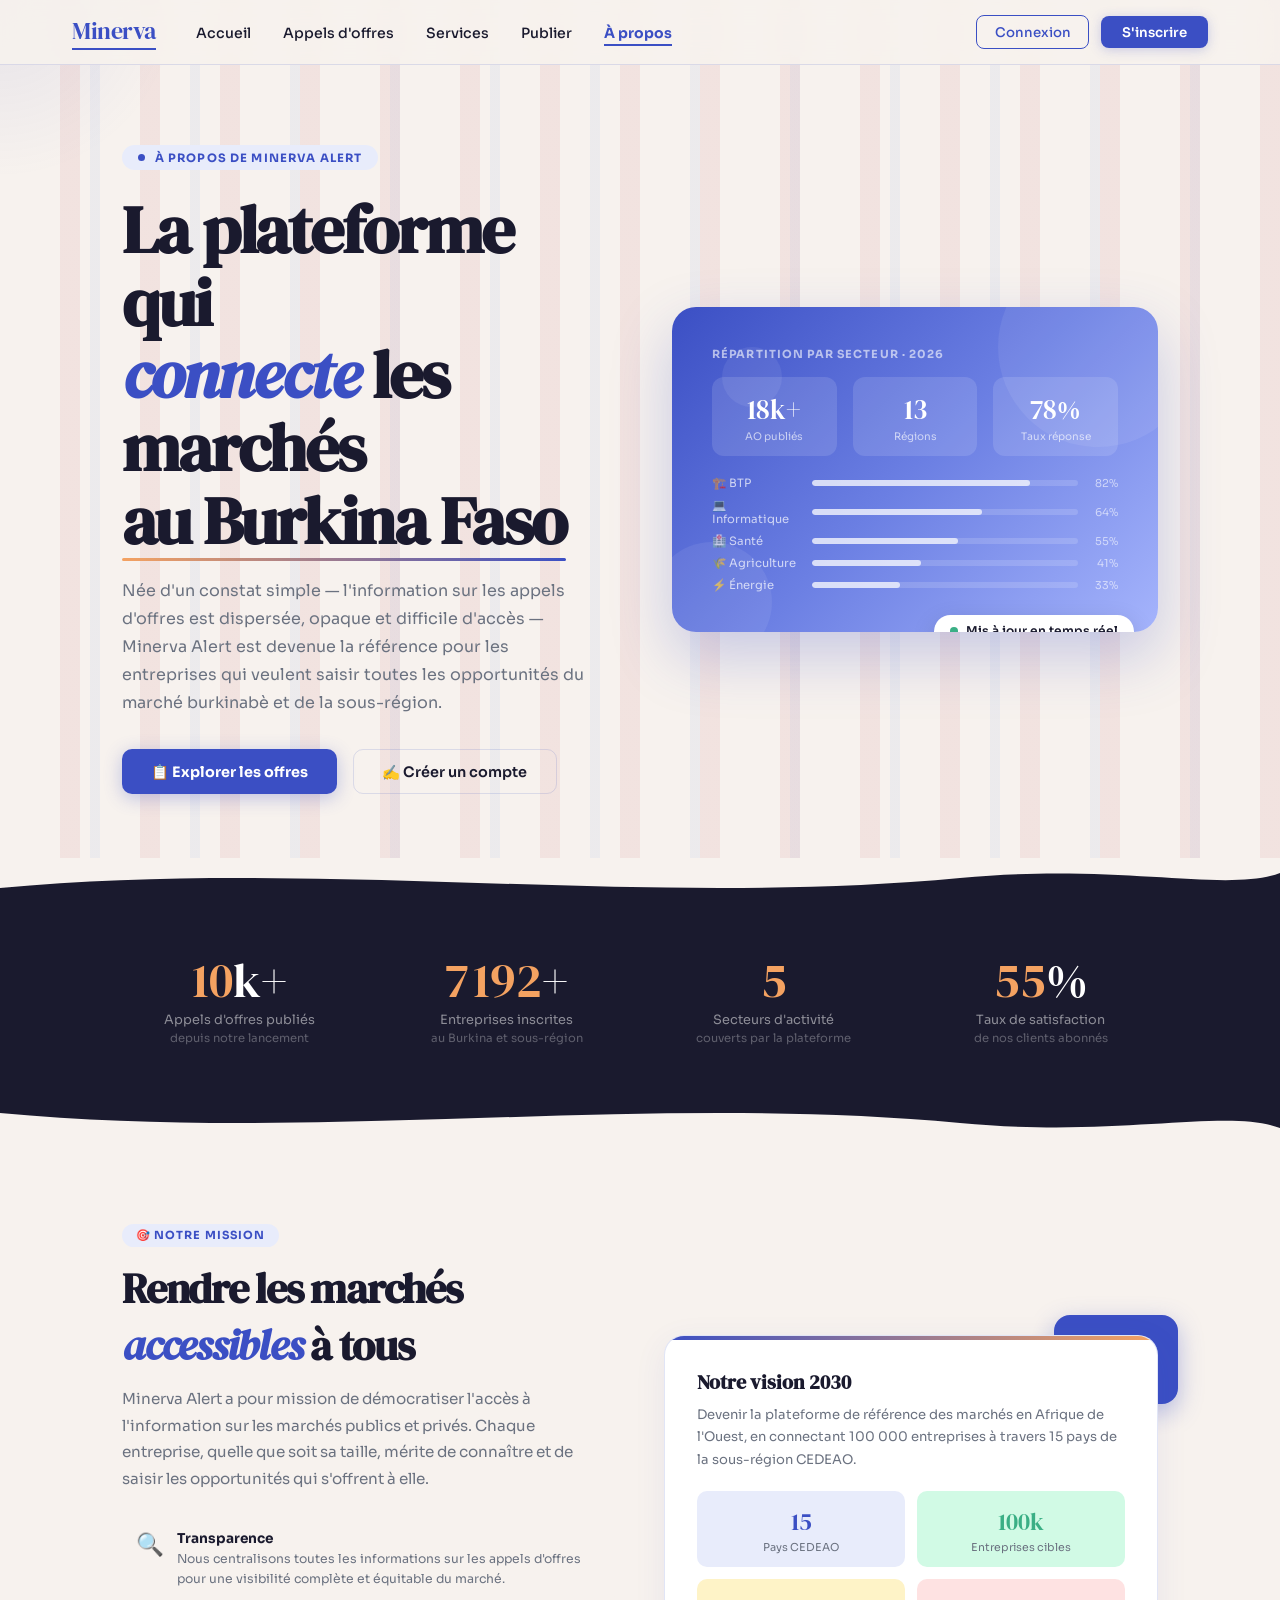
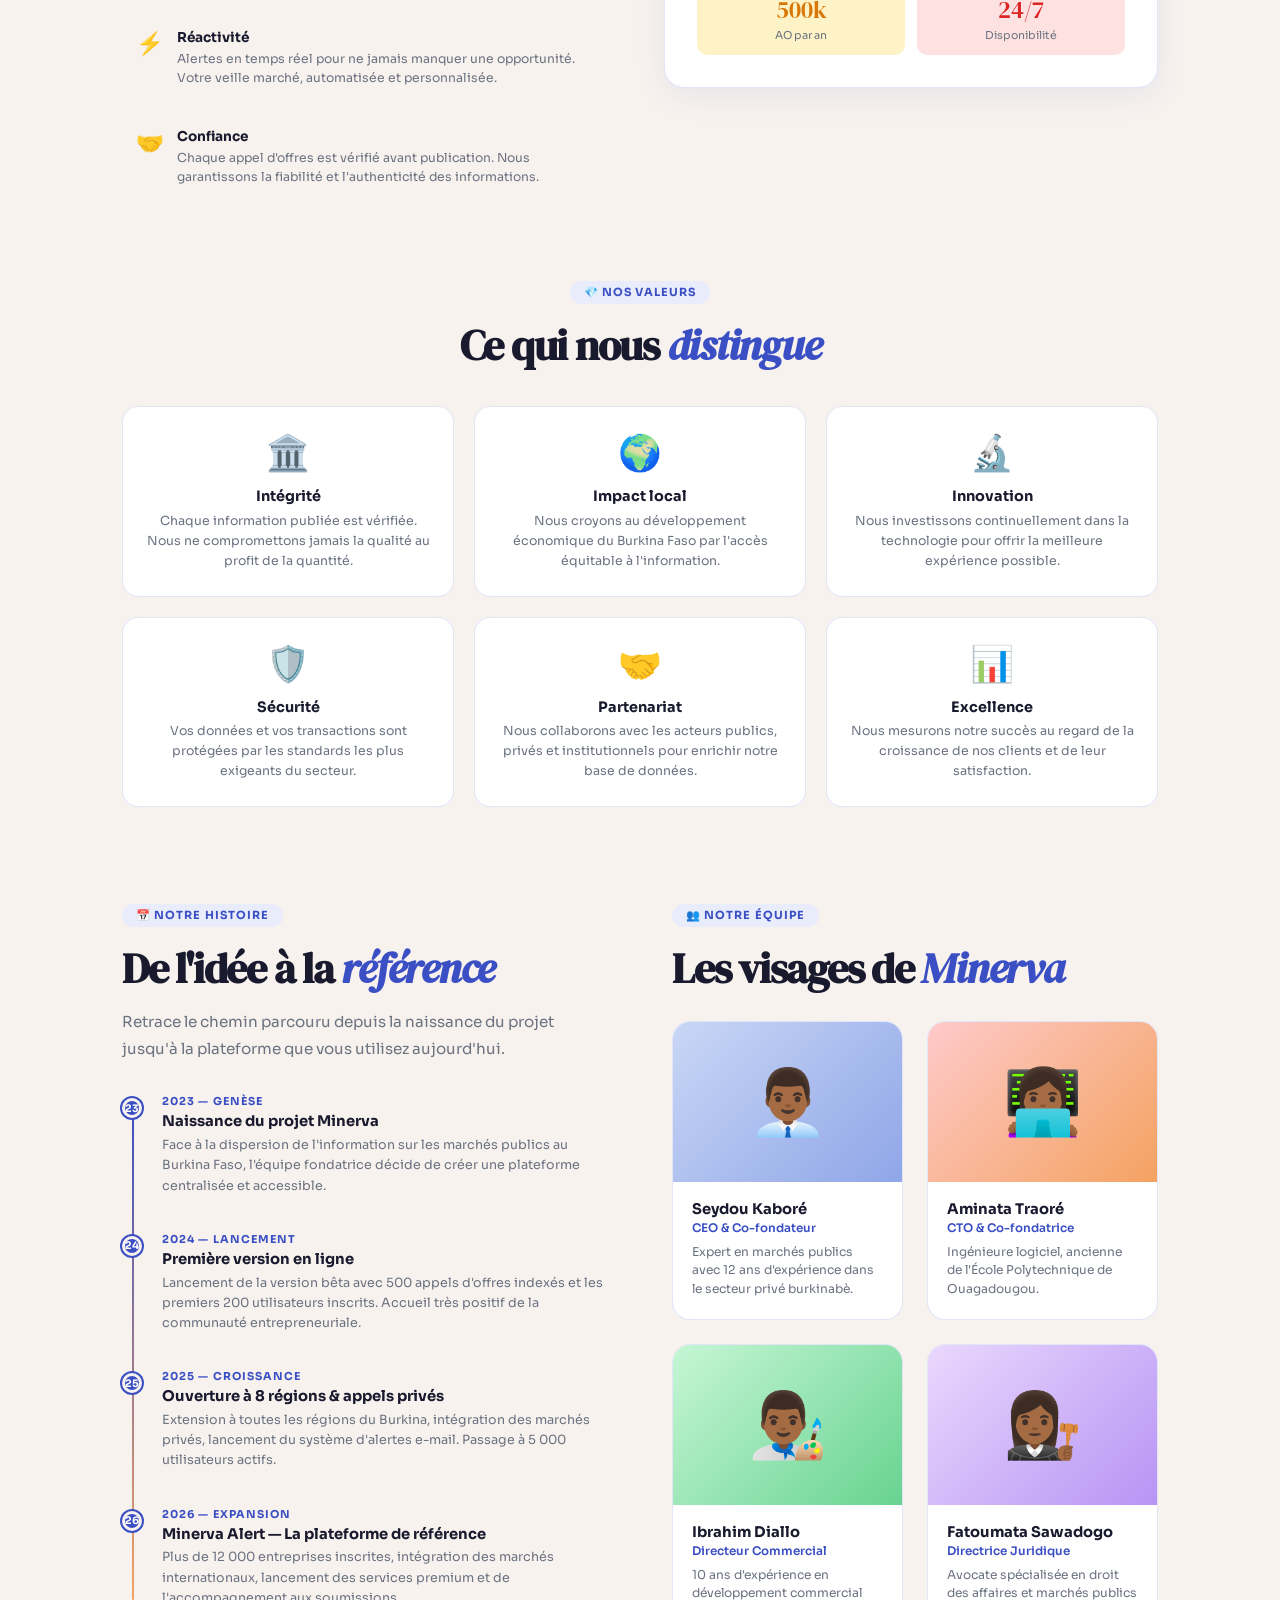
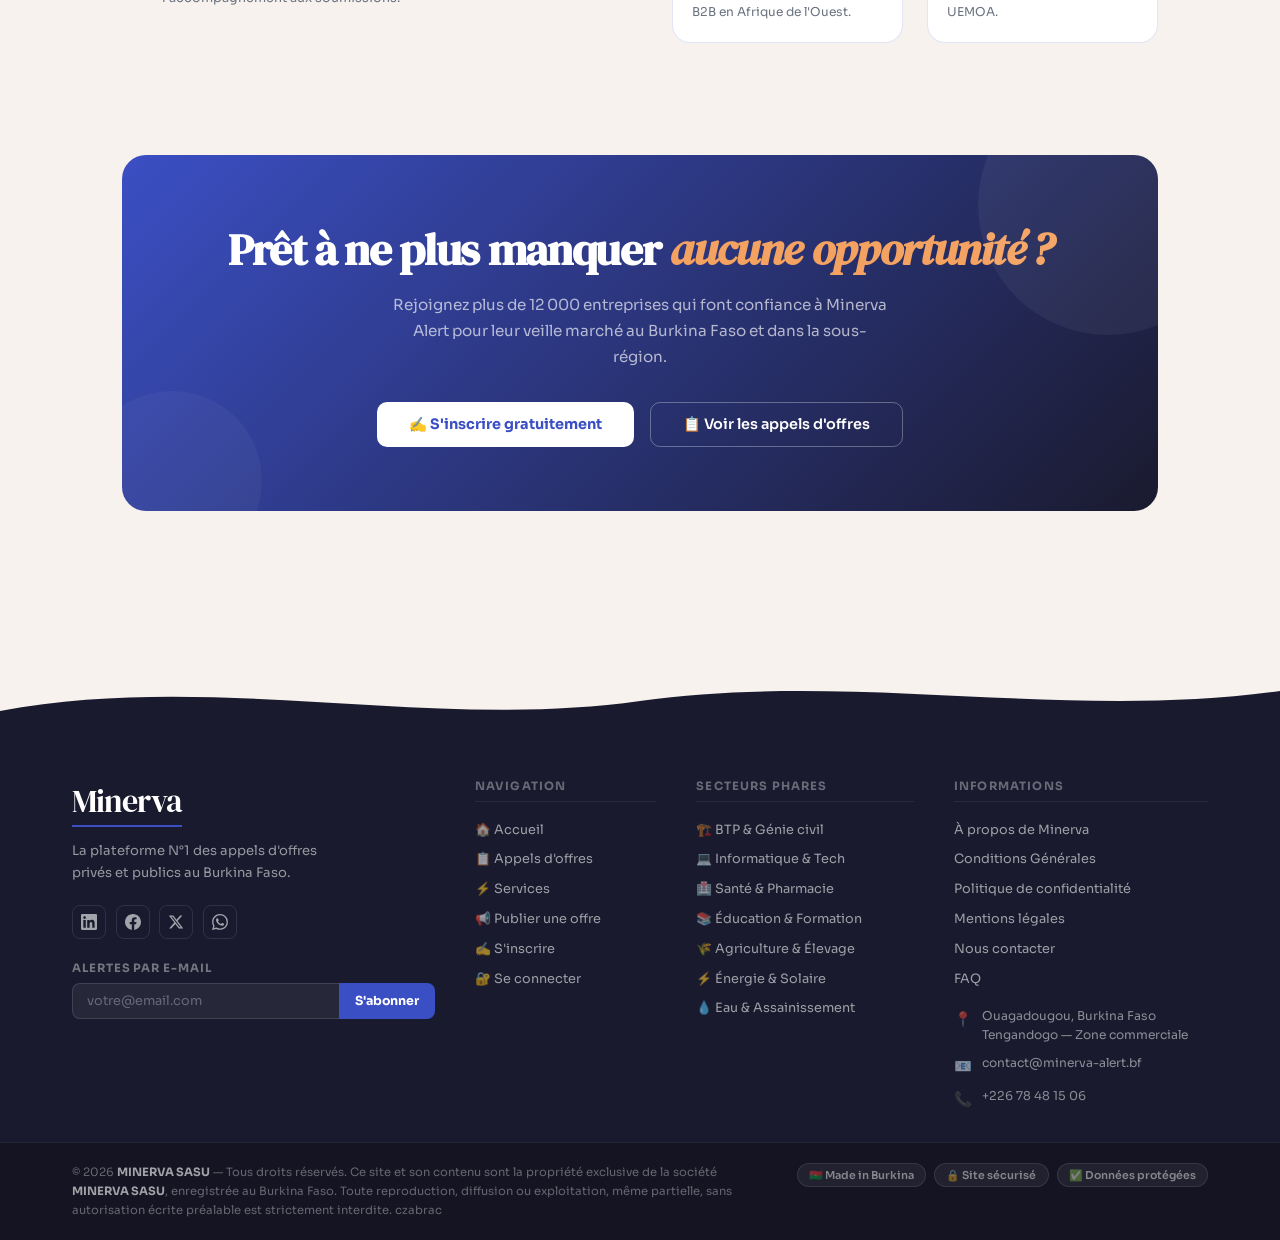
<file: minerva-apropos.html>
<!DOCTYPE html>
<html lang="fr">
<head>
<meta charset="UTF-8">
<meta name="viewport" content="width=device-width, initial-scale=1.0">
<title>Minerva — À propos de nous</title>
<link href="https://fonts.googleapis.com/css2?family=Sora:wght@300;400;500;600;700&family=DM+Serif+Display:ital@0;1&display=swap" rel="stylesheet">
<style>
  *, *::before, *::after { box-sizing: border-box; margin: 0; padding: 0; }

  :root {
    --primary: #3B4FC4;
    --primary-light: #6B7FE3;
    --primary-pale: #E8ECFB;
    --accent: #F4A261;
    --green: #3AAF85;
    --bg: #F7F2EE;
    --surface: #FFFFFF;
    --text: #1A1A2E;
    --text-muted: #6B7280;
    --border: rgba(59,79,196,0.15);
    --dark: #1A1A2E;
    --stripe-pink: rgba(220,160,160,0.18);
    --stripe-blue: rgba(130,160,230,0.18);
  }

  html { scroll-behavior: smooth; }
  body { font-family: 'Sora', sans-serif; background: var(--bg); color: var(--text); min-height: 100vh; overflow-x: hidden; }

  /* ── Stripes ── */
  .bg-stripes { position: fixed; inset: 0; z-index: 0; pointer-events: none; overflow: hidden; }
  .bg-stripes::before, .bg-stripes::after { content: ''; position: absolute; top: 0; bottom: 0; width: 100%; }
  .bg-stripes::before { background: repeating-linear-gradient(to right, transparent, transparent 60px, var(--stripe-pink) 60px, var(--stripe-pink) 80px); animation: shiftStripes 14s linear infinite; }
  .bg-stripes::after  { background: repeating-linear-gradient(to right, transparent, transparent 90px, var(--stripe-blue) 90px, var(--stripe-blue) 100px); animation: shiftStripes 22s linear infinite reverse; opacity: .5; }
  @keyframes shiftStripes { from { transform: translateX(0); } to { transform: translateX(100px); } }

  .cursor-glow { position: fixed; width: 360px; height: 360px; border-radius: 50%; background: radial-gradient(circle, rgba(59,79,196,0.09) 0%, transparent 70%); pointer-events: none; z-index: 0; transform: translate(-50%,-50%); transition: transform .12s ease-out; }

  /* ── NAV ── */
  nav { position: sticky; top: 0; z-index: 100; background: rgba(247,242,238,0.85); backdrop-filter: blur(14px); border-bottom: 1px solid var(--border); }
  .nav-inner { display: flex; align-items: center; gap: 2.5rem; height: 64px; max-width: 1200px; margin: 0 auto; padding: 0 2rem; }
  .logo { font-family: 'DM Serif Display', serif; font-size: 1.5rem; color: var(--primary); text-decoration: none; letter-spacing: -0.02em; border-bottom: 2.5px solid var(--primary); padding-bottom: 1px; }
  .nav-links { display: flex; gap: 2rem; list-style: none; }
  .nav-links a { font-size: .88rem; font-weight: 500; color: var(--text); text-decoration: none; transition: color .2s; }
  .nav-links a:hover { color: var(--primary); }
  .nav-links a.active { color: var(--primary); font-weight: 700; border-bottom: 2px solid var(--primary); padding-bottom: 2px; }
  .nav-right { margin-left: auto; display: flex; align-items: center; gap: .75rem; }
  .btn-outline { padding: .45rem 1.1rem; border: 1.5px solid var(--primary); border-radius: 8px; font-size: .83rem; font-weight: 500; color: var(--primary); background: transparent; cursor: pointer; text-decoration: none; transition: background .2s; }
  .btn-outline:hover { background: var(--primary-pale); }
  .btn-nav-primary { padding: .48rem 1.3rem; border: none; border-radius: 8px; font-size: .83rem; font-weight: 600; color: #fff; background: var(--primary); cursor: pointer; text-decoration: none; box-shadow: 0 2px 12px rgba(59,79,196,.25); transition: background .2s, transform .15s; }
  .btn-nav-primary:hover { background: var(--primary-light); transform: translateY(-1px); }

  /* ── WRAPPER ── */
  .wrapper { position: relative; z-index: 1; max-width: 1100px; margin: 0 auto; padding: 0 2rem; }

  /* ══════════════════════════════════════
     HERO SECTION
  ══════════════════════════════════════ */
  .hero {
    min-height: 88vh;
    display: flex; align-items: center;
    padding: 5rem 0 4rem;
    position: relative; z-index: 1;
  }
  .hero-inner { display: grid; grid-template-columns: 1fr 1fr; gap: 4rem; align-items: center; max-width: 1100px; margin: 0 auto; padding: 0 2rem; }

  .hero-left { opacity: 0; transform: translateY(20px); animation: fadeUp .8s .1s forwards; }
  .hero-eyebrow {
    display: inline-flex; align-items: center; gap: .6rem;
    background: var(--primary-pale); color: var(--primary);
    font-size: .72rem; font-weight: 700; letter-spacing: .1em; text-transform: uppercase;
    padding: .35rem 1rem; border-radius: 100px; margin-bottom: 1.5rem;
  }
  .hero-eyebrow .dot { width: 7px; height: 7px; border-radius: 50%; background: var(--primary); animation: pulse 1.5s ease-in-out infinite; }
  .hero-h1 {
    font-family: 'DM Serif Display', serif;
    font-size: clamp(2.5rem, 6vw, 4.2rem);
    line-height: 1.08; letter-spacing: -0.03em; margin-bottom: 1.25rem;
    color: var(--text);
  }
  .hero-h1 em { font-style: italic; color: var(--primary); }
  .hero-h1 .line-accent {
    position: relative; display: inline-block;
  }
  .hero-h1 .line-accent::after {
    content: '';
    position: absolute; left: 0; bottom: -4px;
    width: 100%; height: 3px;
    background: linear-gradient(to right, var(--accent), var(--primary));
    border-radius: 10px;
    animation: growLine .8s .9s ease both;
    transform-origin: left;
  }
  @keyframes growLine { from { transform: scaleX(0); } to { transform: scaleX(1); } }

  .hero-desc { font-size: 1rem; color: var(--text-muted); line-height: 1.75; margin-bottom: 2rem; max-width: 480px; }
  .hero-ctas { display: flex; gap: 1rem; flex-wrap: wrap; }
  .cta-primary { padding: .78rem 1.8rem; border-radius: 10px; border: none; background: var(--primary); color: #fff; font-family: 'Sora', sans-serif; font-size: .9rem; font-weight: 700; cursor: pointer; text-decoration: none; display: inline-flex; align-items: center; gap: .5rem; box-shadow: 0 4px 18px rgba(59,79,196,.3); transition: all .2s; }
  .cta-primary:hover { background: var(--primary-light); transform: translateY(-2px); box-shadow: 0 8px 24px rgba(59,79,196,.35); }
  .cta-secondary { padding: .78rem 1.8rem; border-radius: 10px; border: 1.5px solid var(--border); background: transparent; color: var(--text); font-family: 'Sora', sans-serif; font-size: .9rem; font-weight: 600; cursor: pointer; text-decoration: none; display: inline-flex; align-items: center; gap: .5rem; transition: all .2s; }
  .cta-secondary:hover { border-color: var(--primary); color: var(--primary); background: var(--primary-pale); }

  /* Hero right — animated graphic */
  .hero-right { opacity: 0; transform: translateX(20px); animation: fadeLeft .8s .35s forwards; position: relative; }
  .hero-graphic {
    background: linear-gradient(135deg, #3B4FC4 0%, #6B7FE3 50%, #A5B4FC 100%);
    border-radius: 24px; padding: 2.5rem;
    box-shadow: 0 24px 60px rgba(59,79,196,.25);
    position: relative; overflow: hidden;
  }
  .hg-circles { position: absolute; inset: 0; pointer-events: none; }
  .hg-circles span { position: absolute; border-radius: 50%; background: rgba(255,255,255,.07); }
  .hg-circles span:nth-child(1) { width: 200px; height: 200px; top: -60px; right: -40px; }
  .hg-circles span:nth-child(2) { width: 120px; height: 120px; bottom: -30px; left: -20px; }
  .hg-circles span:nth-child(3) { width: 60px;  height: 60px;  top: 40px; left: 50px; }

  .hg-label { font-size: .7rem; font-weight: 700; letter-spacing: .1em; text-transform: uppercase; color: rgba(255,255,255,.6); margin-bottom: 1rem; }
  .hg-stat-row { display: flex; gap: 1rem; margin-bottom: 1.25rem; }
  .hg-stat { background: rgba(255,255,255,.12); border-radius: 12px; padding: .85rem 1rem; flex: 1; text-align: center; }
  .hg-stat .val { font-family: 'DM Serif Display', serif; font-size: 1.7rem; color: #fff; display: block; }
  .hg-stat .lbl { font-size: .65rem; color: rgba(255,255,255,.65); margin-top: 2px; }
  .hg-bar-group { display: flex; flex-direction: column; gap: .5rem; }
  .hg-bar-item { display: flex; align-items: center; gap: .65rem; }
  .hg-bar-item .sec { font-size: .72rem; color: rgba(255,255,255,.7); width: 90px; flex-shrink: 0; }
  .hg-bar-track { flex: 1; height: 6px; background: rgba(255,255,255,.15); border-radius: 10px; overflow: hidden; }
  .hg-bar-fill { height: 100%; border-radius: 10px; background: rgba(255,255,255,.7); animation: growBar 1.2s ease both; transform-origin: left; }
  .hg-bar-item .pct { font-size: .68rem; color: rgba(255,255,255,.6); width: 30px; text-align: right; flex-shrink: 0; }
  @keyframes growBar { from { transform: scaleX(0); } to { transform: scaleX(1); } }

  /* Floating pill on graphic */
  .hg-pill {
    position: absolute; bottom: -16px; right: 24px;
    background: var(--surface); border-radius: 100px;
    padding: .55rem 1rem; display: flex; align-items: center; gap: .5rem;
    font-size: .76rem; font-weight: 600; color: var(--text);
    box-shadow: 0 8px 24px rgba(0,0,0,.15);
    animation: floatPill 3s ease-in-out infinite;
  }
  .hg-pill .green-dot { width: 8px; height: 8px; border-radius: 50%; background: var(--green); animation: pulse 1.5s ease-in-out infinite; }
  @keyframes floatPill { 0%,100%{transform:translateY(0)} 50%{transform:translateY(-8px)} }

  /* ══════════════════════════════════════
     MISSION SECTION
  ══════════════════════════════════════ */
  .section { padding: 5rem 0; position: relative; z-index: 1; }
  .section-tag { display: inline-block; background: var(--primary-pale); color: var(--primary); font-size: .7rem; font-weight: 700; letter-spacing: .1em; text-transform: uppercase; padding: .28rem .85rem; border-radius: 100px; margin-bottom: .85rem; }
  .section-h2 { font-family: 'DM Serif Display', serif; font-size: clamp(1.7rem, 3.5vw, 2.6rem); letter-spacing: -0.03em; margin-bottom: .75rem; }
  .section-h2 em { font-style: italic; color: var(--primary); }
  .section-lead { font-size: .95rem; color: var(--text-muted); line-height: 1.75; max-width: 560px; }

  /* Mission grid */
  .mission-grid { display: grid; grid-template-columns: 1fr 1fr; gap: 3rem; align-items: center; }
  .mission-visual { position: relative; }
  .mission-card {
    background: var(--surface); border-radius: 20px; padding: 2rem;
    box-shadow: 0 8px 32px rgba(59,79,196,.08); border: 1px solid var(--border);
    position: relative; overflow: hidden;
  }
  .mission-card::before {
    content: ''; position: absolute; top: 0; left: 0; right: 0; height: 4px;
    background: linear-gradient(to right, var(--primary), var(--accent));
  }
  .mission-values { display: flex; flex-direction: column; gap: .85rem; margin-top: 1.5rem; }
  .mv-item { display: flex; align-items: flex-start; gap: .85rem; padding: .85rem; background: var(--bg); border-radius: 12px; transition: background .2s; }
  .mv-item:hover { background: var(--primary-pale); }
  .mv-icon { font-size: 1.4rem; flex-shrink: 0; }
  .mv-text h4 { font-size: .85rem; font-weight: 700; margin-bottom: .2rem; }
  .mv-text p  { font-size: .77rem; color: var(--text-muted); line-height: 1.55; }

  /* Floating number card */
  .float-card {
    position: absolute; top: -20px; right: -20px;
    background: var(--primary); color: #fff; border-radius: 16px;
    padding: 1rem 1.25rem; text-align: center;
    box-shadow: 0 8px 24px rgba(59,79,196,.35);
    animation: floatPill 4s ease-in-out infinite;
  }
  .float-card .fval { font-family: 'DM Serif Display', serif; font-size: 2rem; display: block; }
  .float-card .flbl { font-size: .65rem; opacity: .75; }

  /* ══════════════════════════════════════
     STATS BAND
  ══════════════════════════════════════ */
  .stats-band {
    background: var(--dark); position: relative; overflow: hidden; z-index: 1;
  }
  .stats-wave-top { display: block; line-height: 0; }
  .stats-wave-top svg, .stats-wave-bot svg { display: block; width: 100%; height: 50px; }
  .stats-wave-bot { display: block; line-height: 0; }
  .stats-inner { max-width: 1100px; margin: 0 auto; padding: 3rem 2rem; display: grid; grid-template-columns: repeat(4, 1fr); gap: 2rem; }
  .stat-block { text-align: center; }
  .stat-block .num { font-family: 'DM Serif Display', serif; font-size: 3rem; color: #fff; display: block; line-height: 1; }
  .stat-block .accent { color: var(--accent); }
  .stat-block .slbl { font-size: .8rem; color: rgba(255,255,255,.5); margin-top: .5rem; }
  .stat-block .sdesc { font-size: .72rem; color: rgba(255,255,255,.3); margin-top: .2rem; }

  /* ══════════════════════════════════════
     TEAM SECTION
  ══════════════════════════════════════ */
  .team-grid { display: grid; grid-template-columns: repeat(3, 1fr); gap: 1.5rem; margin-top: 2.5rem; }
  .team-card {
    background: var(--surface); border-radius: 18px; overflow: hidden;
    border: 1px solid var(--border); transition: transform .3s, box-shadow .3s;
  }
  .team-card:hover { transform: translateY(-6px); box-shadow: 0 16px 40px rgba(59,79,196,.12); }
  .team-avatar {
    height: 160px; display: flex; align-items: center; justify-content: center;
    font-size: 4rem; position: relative;
  }
  .team-card:nth-child(1) .team-avatar { background: linear-gradient(135deg, #C9D6F5, #8FA6E8); }
  .team-card:nth-child(2) .team-avatar { background: linear-gradient(135deg, #FECACA, #F4A261); }
  .team-card:nth-child(3) .team-avatar { background: linear-gradient(135deg, #C6F6D5, #68D391); }
  .team-card:nth-child(4) .team-avatar { background: linear-gradient(135deg, #E9D8FD, #B794F4); }
  .team-card:nth-child(5) .team-avatar { background: linear-gradient(135deg, #FEFCBF, #F6E05E); }
  .team-card:nth-child(6) .team-avatar { background: linear-gradient(135deg, #BEE3F8, #63B3ED); }
  .team-body { padding: 1.1rem 1.2rem 1.25rem; }
  .team-name { font-size: .92rem; font-weight: 700; margin-bottom: .18rem; }
  .team-role { font-size: .74rem; color: var(--primary); font-weight: 600; margin-bottom: .5rem; }
  .team-bio  { font-size: .76rem; color: var(--text-muted); line-height: 1.55; }

  /* ══════════════════════════════════════
     TIMELINE
  ══════════════════════════════════════ */
  .timeline { position: relative; padding-left: 2.5rem; }
  .timeline::before { content: ''; position: absolute; left: 10px; top: 8px; bottom: 8px; width: 2px; background: linear-gradient(to bottom, var(--primary), var(--accent)); border-radius: 10px; }
  .tl-item { position: relative; margin-bottom: 2.25rem; opacity: 0; transform: translateX(-16px); }
  .tl-item.visible { animation: fadeLeft .6s forwards; }
  .tl-item:last-child { margin-bottom: 0; }
  .tl-dot { position: absolute; left: -2.5rem; top: 4px; width: 20px; height: 20px; border-radius: 50%; background: var(--primary); border: 3px solid var(--bg); box-shadow: 0 0 0 2px var(--primary); display: flex; align-items: center; justify-content: center; font-size: .65rem; color: #fff; font-weight: 700; }
  .tl-year { font-size: .68rem; font-weight: 700; letter-spacing: .1em; text-transform: uppercase; color: var(--primary); margin-bottom: .25rem; }
  .tl-title { font-size: .92rem; font-weight: 700; margin-bottom: .3rem; }
  .tl-text { font-size: .79rem; color: var(--text-muted); line-height: 1.6; }

  /* ══════════════════════════════════════
     PARTENAIRES / VALEURS
  ══════════════════════════════════════ */
  .valeurs-grid { display: grid; grid-template-columns: repeat(3, 1fr); gap: 1.25rem; margin-top: 2rem; }
  .valeur-card {
    background: var(--surface); border: 1px solid var(--border); border-radius: 16px;
    padding: 1.5rem 1.3rem; text-align: center;
    transition: transform .25s, box-shadow .25s;
    opacity: 0; transform: translateY(16px);
  }
  .valeur-card.visible { animation: fadeUp .5s forwards; }
  .valeur-card:hover { transform: translateY(-4px); box-shadow: 0 10px 30px rgba(59,79,196,.1); }
  .valeur-icon { font-size: 2.2rem; margin-bottom: .75rem; }
  .valeur-title { font-size: .9rem; font-weight: 700; margin-bottom: .4rem; }
  .valeur-desc { font-size: .78rem; color: var(--text-muted); line-height: 1.6; }

  /* ══════════════════════════════════════
     CTA SECTION
  ══════════════════════════════════════ */
  .cta-section {
    background: linear-gradient(135deg, #3B4FC4 0%, #1A1A2E 100%);
    border-radius: 24px; padding: 4rem 3rem; text-align: center;
    position: relative; overflow: hidden; margin-bottom: 5rem;
  }
  .cta-section::before { content: ''; position: absolute; top: -80px; right: -80px; width: 260px; height: 260px; border-radius: 50%; background: rgba(255,255,255,.05); }
  .cta-section::after  { content: ''; position: absolute; bottom: -60px; left: -40px; width: 180px; height: 180px; border-radius: 50%; background: rgba(255,255,255,.04); }
  .cta-section h2 { font-family: 'DM Serif Display', serif; font-size: clamp(1.8rem, 4vw, 2.8rem); color: #fff; letter-spacing: -0.03em; margin-bottom: .75rem; }
  .cta-section h2 em { font-style: italic; color: var(--accent); }
  .cta-section p { font-size: .95rem; color: rgba(255,255,255,.65); max-width: 500px; margin: 0 auto 2rem; line-height: 1.7; }
  .cta-btns { display: flex; gap: 1rem; justify-content: center; flex-wrap: wrap; position: relative; z-index: 1; }
  .cta-btn-w { padding: .78rem 2rem; border-radius: 10px; border: none; background: #fff; color: var(--primary); font-family: 'Sora', sans-serif; font-size: .9rem; font-weight: 700; cursor: pointer; text-decoration: none; display: inline-flex; align-items: center; gap: .5rem; transition: all .2s; }
  .cta-btn-w:hover { background: var(--accent); color: #fff; transform: translateY(-2px); }
  .cta-btn-o { padding: .78rem 2rem; border-radius: 10px; border: 1.5px solid rgba(255,255,255,.3); background: transparent; color: #fff; font-family: 'Sora', sans-serif; font-size: .9rem; font-weight: 600; cursor: pointer; text-decoration: none; display: inline-flex; align-items: center; gap: .5rem; transition: all .2s; }
  .cta-btn-o:hover { border-color: #fff; background: rgba(255,255,255,.08); }

  /* ══════════════════════════════════════
     FOOTER
  ══════════════════════════════════════ */
  .minerva-footer { position: relative; margin-top: 0; font-family: 'Sora', sans-serif; }
  .footer-wave { display: block; line-height: 0; overflow: hidden; }
  .footer-wave svg { display: block; width: 100%; height: 60px; }
  .footer-body { background: #1A1A2E; color: rgba(255,255,255,.75); }
  .footer-inner { max-width: 1200px; margin: 0 auto; padding: 3rem 2rem 2rem; display: grid; grid-template-columns: 2fr 1fr 1.2fr 1.4fr; gap: 2.5rem; }
  .footer-logo { font-family: 'DM Serif Display', serif; font-size: 2rem; color: #fff; letter-spacing: -0.03em; border-bottom: 2.5px solid #3B4FC4; display: inline-block; padding-bottom: 2px; margin-bottom: .85rem; }
  .footer-tagline { font-size: .82rem; color: rgba(255,255,255,.55); line-height: 1.7; margin-bottom: 1.25rem; }
  .footer-socials { display: flex; gap: .6rem; margin-bottom: 1.4rem; }
  .fsocial { width: 34px; height: 34px; border-radius: 8px; border: 1px solid rgba(255,255,255,.1); display: flex; align-items: center; justify-content: center; color: rgba(255,255,255,.6); text-decoration: none; transition: all .22s; }
  .fsocial:hover { background: #3B4FC4; border-color: #3B4FC4; color: #fff; transform: translateY(-2px); }
  .fnl-label { font-size: .72rem; font-weight: 700; letter-spacing: .08em; text-transform: uppercase; color: rgba(255,255,255,.4); margin-bottom: .5rem; }
  .fnl-wrap { display: flex; }
  .fnl-input { flex: 1; padding: .55rem .85rem; border: 1px solid rgba(255,255,255,.12); border-right: none; border-radius: 8px 0 0 8px; background: rgba(255,255,255,.06); color: #fff; font-family: 'Sora', sans-serif; font-size: .8rem; outline: none; }
  .fnl-input::placeholder { color: rgba(255,255,255,.3); }
  .fnl-btn { padding: .55rem 1rem; border-radius: 0 8px 8px 0; border: none; background: #3B4FC4; color: #fff; font-family: 'Sora', sans-serif; font-size: .78rem; font-weight: 700; cursor: pointer; transition: background .2s; }
  .fnl-btn:hover { background: #6B7FE3; }
  .footer-col-title { font-size: .72rem; font-weight: 700; letter-spacing: .1em; text-transform: uppercase; color: rgba(255,255,255,.35); margin-bottom: 1rem; padding-bottom: .5rem; border-bottom: 1px solid rgba(255,255,255,.07); }
  .footer-links { list-style: none; display: flex; flex-direction: column; gap: .55rem; }
  .footer-links a { font-size: .8rem; color: rgba(255,255,255,.58); text-decoration: none; transition: color .2s, padding-left .2s; display: inline-block; }
  .footer-links a:hover { color: #fff; padding-left: 4px; }
  .footer-contact { margin-top: 1.2rem; display: flex; flex-direction: column; gap: .6rem; }
  .fcontact-item { display: flex; align-items: flex-start; gap: .6rem; font-size: .76rem; color: rgba(255,255,255,.5); line-height: 1.55; }
  .fcontact-icon { flex-shrink: 0; font-size: .9rem; margin-top: 1px; }
  .footer-bottom { border-top: 1px solid rgba(255,255,255,.07); background: rgba(0,0,0,.25); }
  .footer-bottom-inner { max-width: 1200px; margin: 0 auto; padding: 1.25rem 2rem; display: flex; align-items: flex-start; justify-content: space-between; gap: 1.5rem; flex-wrap: wrap; }
  .footer-copy { font-size: .72rem; color: rgba(255,255,255,.35); line-height: 1.65; max-width: 680px; }
  .footer-copy strong { color: rgba(255,255,255,.6); }
  .footer-badges { display: flex; gap: .5rem; flex-wrap: wrap; flex-shrink: 0; }
  .fbadge { font-size: .68rem; font-weight: 600; color: rgba(255,255,255,.45); background: rgba(255,255,255,.06); border: 1px solid rgba(255,255,255,.1); padding: .25rem .7rem; border-radius: 100px; white-space: nowrap; }

  /* ── Animations ── */
  @keyframes fadeUp  { to { opacity: 1; transform: translateY(0); } }
  @keyframes fadeLeft{ to { opacity: 1; transform: translateX(0); } }
  @keyframes pulse   { 0%,100%{ opacity:1; transform:scale(1); } 50%{ opacity:.5; transform:scale(1.3); } }

  /* Scroll-reveal utility */
  .reveal { opacity: 0; transform: translateY(24px); transition: opacity .7s ease, transform .7s ease; }
  .reveal.visible { opacity: 1; transform: translateY(0); }
  .reveal-left { opacity: 0; transform: translateX(-24px); transition: opacity .7s ease, transform .7s ease; }
  .reveal-left.visible { opacity: 1; transform: translateX(0); }
  .reveal-right { opacity: 0; transform: translateX(24px); transition: opacity .7s ease, transform .7s ease; }
  .reveal-right.visible { opacity: 1; transform: translateX(0); }

  /* Stagger delays */
  .d1{transition-delay:.1s} .d2{transition-delay:.2s} .d3{transition-delay:.3s}
  .d4{transition-delay:.4s} .d5{transition-delay:.5s} .d6{transition-delay:.6s}

  @media(max-width:900px) {
    .hero-inner     { grid-template-columns: 1fr; }
    .hero-right     { display: none; }
    .mission-grid   { grid-template-columns: 1fr; }
    .stats-inner    { grid-template-columns: 1fr 1fr; }
    .team-grid      { grid-template-columns: 1fr 1fr; }
    .valeurs-grid   { grid-template-columns: 1fr 1fr; }
    .footer-inner   { grid-template-columns: 1fr 1fr; }
    .footer-brand   { grid-column: 1/-1; }
  }
  @media(max-width:580px) {
    .stats-inner  { grid-template-columns: 1fr 1fr; gap: 1.5rem; }
    .team-grid    { grid-template-columns: 1fr; }
    .valeurs-grid { grid-template-columns: 1fr; }
    .footer-inner { grid-template-columns: 1fr; padding: 2rem 1.5rem 1.5rem; }
    .footer-bottom-inner { flex-direction: column; }
    .cta-section  { padding: 2.5rem 1.5rem; }
  }
</style>
<link rel="stylesheet" href="minerva-shared.css">
<link rel="manifest" href="manifest.webmanifest">
<meta name="theme-color" content="#3B4FC4">
<meta name="description" content="Minerva — veille et appels d'offres privés et publics au Burkina Faso et en Afrique de l'Ouest.">
<meta name="apple-mobile-web-app-capable" content="yes">
<meta name="apple-mobile-web-app-title" content="Minerva">
<link rel="apple-touch-icon" href="icons/icon-192.png">
<link rel="icon" type="image/png" sizes="192x192" href="icons/icon-192.png">
<script defer src="pwa-register.js"></script>
</head>
<body>

<div class="cursor-glow" id="glow"></div>
<div class="bg-stripes"></div>

<!-- NAV -->
<nav>
  <div class="nav-inner">
    <a href="minerva-apropos.html" class="logo">Minerva</a>
    <ul class="nav-links">
      <li><a href="index.html">Accueil</a></li>
      <li><a href="minerva-appels.html">Appels d'offres</a></li>
      <li><a href="minerva-services.html">Services</a></li>
      <li><a href="minerva-publier.html">Publier</a></li>
      <li><a href="minerva-apropos.html" class="active">À propos</a></li>
    </ul>
    <div class="nav-right">
      <a href="minerva-connexion.html" class="btn-outline">Connexion</a>
      <a href="minerva-inscription.html" class="btn-nav-primary">S'inscrire</a>
    </div>
  </div>
</nav>

<!-- ══ HERO ══ -->
<section class="hero">
  <div class="hero-inner">
    <div class="hero-left">
      <div class="hero-eyebrow"><div class="dot"></div>À propos de Minerva Alert</div>
      <h1 class="hero-h1">
        La plateforme qui<br>
        <em>connecte</em> les marchés<br>
        <span class="line-accent">au Burkina Faso</span>
      </h1>
      <p class="hero-desc">Née d'un constat simple — l'information sur les appels d'offres est dispersée, opaque et difficile d'accès — Minerva Alert est devenue la référence pour les entreprises qui veulent saisir toutes les opportunités du marché burkinabè et de la sous-région.</p>
      <div class="hero-ctas">
        <a href="minerva-appels.html" class="cta-primary">📋 Explorer les offres</a>
        <a href="minerva-inscription.html" class="cta-secondary">✍️ Créer un compte</a>
      </div>
    </div>

    <div class="hero-right">
      <div class="hero-graphic">
        <div class="hg-circles"><span></span><span></span><span></span></div>
        <div class="hg-label">Répartition par secteur · 2026</div>
        <div class="hg-stat-row">
          <div class="hg-stat"><span class="val">18k+</span><div class="lbl">AO publiés</div></div>
          <div class="hg-stat"><span class="val">13</span><div class="lbl">Régions</div></div>
          <div class="hg-stat"><span class="val">78%</span><div class="lbl">Taux réponse</div></div>
        </div>
        <div class="hg-bar-group">
          <div class="hg-bar-item">
            <span class="sec">🏗️ BTP</span>
            <div class="hg-bar-track"><div class="hg-bar-fill" style="width:82%;animation-delay:.3s"></div></div>
            <span class="pct">82%</span>
          </div>
          <div class="hg-bar-item">
            <span class="sec">💻 Informatique</span>
            <div class="hg-bar-track"><div class="hg-bar-fill" style="width:64%;animation-delay:.5s"></div></div>
            <span class="pct">64%</span>
          </div>
          <div class="hg-bar-item">
            <span class="sec">🏥 Santé</span>
            <div class="hg-bar-track"><div class="hg-bar-fill" style="width:55%;animation-delay:.7s"></div></div>
            <span class="pct">55%</span>
          </div>
          <div class="hg-bar-item">
            <span class="sec">🌾 Agriculture</span>
            <div class="hg-bar-track"><div class="hg-bar-fill" style="width:41%;animation-delay:.9s"></div></div>
            <span class="pct">41%</span>
          </div>
          <div class="hg-bar-item">
            <span class="sec">⚡ Énergie</span>
            <div class="hg-bar-track"><div class="hg-bar-fill" style="width:33%;animation-delay:1.1s"></div></div>
            <span class="pct">33%</span>
          </div>
        </div>
        <div class="hg-pill"><div class="green-dot"></div>Mis à jour en temps réel</div>
      </div>
    </div>
  </div>
</section>

<!-- ══ STATS BAND ══ -->
<div class="stats-band">
  <div class="stats-wave-top">
    <svg viewBox="0 0 1440 50" preserveAspectRatio="none" xmlns="http://www.w3.org/2000/svg">
      <path d="M0,30 C360,0 720,50 1080,20 C1260,5 1380,35 1440,15 L1440,0 L0,0 Z" fill="#F7F2EE"/>
    </svg>
  </div>
  <div class="stats-inner">
    <div class="stat-block reveal d1">
      <span class="num"><span class="accent" id="c1">0</span>k+</span>
      <div class="slbl">Appels d'offres publiés</div>
      <div class="sdesc">depuis notre lancement</div>
    </div>
    <div class="stat-block reveal d2">
      <span class="num"><span class="accent" id="c2">0</span>+</span>
      <div class="slbl">Entreprises inscrites</div>
      <div class="sdesc">au Burkina et sous-région</div>
    </div>
    <div class="stat-block reveal d3">
      <span class="num"><span class="accent" id="c3">0</span></span>
      <div class="slbl">Secteurs d'activité</div>
      <div class="sdesc">couverts par la plateforme</div>
    </div>
    <div class="stat-block reveal d4">
      <span class="num"><span class="accent" id="c4">0</span>%</span>
      <div class="slbl">Taux de satisfaction</div>
      <div class="sdesc">de nos clients abonnés</div>
    </div>
  </div>
  <div class="stats-wave-bot">
    <svg viewBox="0 0 1440 50" preserveAspectRatio="none" xmlns="http://www.w3.org/2000/svg">
      <path d="M0,20 C360,50 720,0 1080,30 C1260,45 1380,15 1440,35 L1440,50 L0,50 Z" fill="#F7F2EE"/>
    </svg>
  </div>
</div>

<!-- ══ MISSION ══ -->
<section class="section">
  <div class="wrapper">
    <div class="mission-grid">
      <div class="reveal-left">
        <div class="section-tag">🎯 Notre mission</div>
        <h2 class="section-h2">Rendre les marchés <em>accessibles</em> à tous</h2>
        <p class="section-lead">Minerva Alert a pour mission de démocratiser l'accès à l'information sur les marchés publics et privés. Chaque entreprise, quelle que soit sa taille, mérite de connaître et de saisir les opportunités qui s'offrent à elle.</p>

        <div class="mission-values">
          <div class="mv-item">
            <div class="mv-icon">🔍</div>
            <div class="mv-text">
              <h4>Transparence</h4>
              <p>Nous centralisons toutes les informations sur les appels d'offres pour une visibilité complète et équitable du marché.</p>
            </div>
          </div>
          <div class="mv-item">
            <div class="mv-icon">⚡</div>
            <div class="mv-text">
              <h4>Réactivité</h4>
              <p>Alertes en temps réel pour ne jamais manquer une opportunité. Votre veille marché, automatisée et personnalisée.</p>
            </div>
          </div>
          <div class="mv-item">
            <div class="mv-icon">🤝</div>
            <div class="mv-text">
              <h4>Confiance</h4>
              <p>Chaque appel d'offres est vérifié avant publication. Nous garantissons la fiabilité et l'authenticité des informations.</p>
            </div>
          </div>
        </div>
      </div>

      <div class="mission-visual reveal-right">
        <div class="float-card">
          <span class="fval">N°1</span>
          <div class="flbl">Au Burkina Faso</div>
        </div>
        <div class="mission-card">
          <h3 style="font-family:'DM Serif Display',serif;font-size:1.25rem;margin-bottom:.5rem;">Notre vision 2030</h3>
          <p style="font-size:.82rem;color:var(--text-muted);line-height:1.7;margin-bottom:1.25rem;">Devenir la plateforme de référence des marchés en Afrique de l'Ouest, en connectant 100 000 entreprises à travers 15 pays de la sous-région CEDEAO.</p>
          <div style="display:grid;grid-template-columns:1fr 1fr;gap:.75rem;">
            <div style="background:var(--primary-pale);border-radius:10px;padding:.85rem;text-align:center;">
              <div style="font-family:'DM Serif Display',serif;font-size:1.5rem;color:var(--primary);">15</div>
              <div style="font-size:.68rem;color:var(--text-muted);margin-top:2px;">Pays CEDEAO</div>
            </div>
            <div style="background:#D1FAE5;border-radius:10px;padding:.85rem;text-align:center;">
              <div style="font-family:'DM Serif Display',serif;font-size:1.5rem;color:var(--green);">100k</div>
              <div style="font-size:.68rem;color:var(--text-muted);margin-top:2px;">Entreprises cibles</div>
            </div>
            <div style="background:#FEF3C7;border-radius:10px;padding:.85rem;text-align:center;">
              <div style="font-family:'DM Serif Display',serif;font-size:1.5rem;color:#D97706;">500k</div>
              <div style="font-size:.68rem;color:var(--text-muted);margin-top:2px;">AO par an</div>
            </div>
            <div style="background:#FEE2E2;border-radius:10px;padding:.85rem;text-align:center;">
              <div style="font-family:'DM Serif Display',serif;font-size:1.5rem;color:#DC2626;">24/7</div>
              <div style="font-size:.68rem;color:var(--text-muted);margin-top:2px;">Disponibilité</div>
            </div>
          </div>
        </div>
      </div>
    </div>
  </div>
</section>

<!-- ══ VALEURS ══ -->
<section class="section" style="padding-top:0;">
  <div class="wrapper">
    <div class="reveal" style="text-align:center;margin-bottom:.5rem;">
      <div class="section-tag">💎 Nos valeurs</div>
      <h2 class="section-h2">Ce qui nous <em>distingue</em></h2>
    </div>
    <div class="valeurs-grid">
      <div class="valeur-card reveal d1">
        <div class="valeur-icon">🏛️</div>
        <div class="valeur-title">Intégrité</div>
        <div class="valeur-desc">Chaque information publiée est vérifiée. Nous ne compromettons jamais la qualité au profit de la quantité.</div>
      </div>
      <div class="valeur-card reveal d2">
        <div class="valeur-icon">🌍</div>
        <div class="valeur-title">Impact local</div>
        <div class="valeur-desc">Nous croyons au développement économique du Burkina Faso par l'accès équitable à l'information.</div>
      </div>
      <div class="valeur-card reveal d3">
        <div class="valeur-icon">🔬</div>
        <div class="valeur-title">Innovation</div>
        <div class="valeur-desc">Nous investissons continuellement dans la technologie pour offrir la meilleure expérience possible.</div>
      </div>
      <div class="valeur-card reveal d4">
        <div class="valeur-icon">🛡️</div>
        <div class="valeur-title">Sécurité</div>
        <div class="valeur-desc">Vos données et vos transactions sont protégées par les standards les plus exigeants du secteur.</div>
      </div>
      <div class="valeur-card reveal d5">
        <div class="valeur-icon">🤝</div>
        <div class="valeur-title">Partenariat</div>
        <div class="valeur-desc">Nous collaborons avec les acteurs publics, privés et institutionnels pour enrichir notre base de données.</div>
      </div>
      <div class="valeur-card reveal d6">
        <div class="valeur-icon">📊</div>
        <div class="valeur-title">Excellence</div>
        <div class="valeur-desc">Nous mesurons notre succès au regard de la croissance de nos clients et de leur satisfaction.</div>
      </div>
    </div>
  </div>
</section>

<!-- ══ TIMELINE ══ -->
<section class="section" style="padding-top:1rem;">
  <div class="wrapper">
    <div style="display:grid;grid-template-columns:1fr 1fr;gap:4rem;align-items:start;">
      <div class="reveal-left">
        <div class="section-tag">📅 Notre histoire</div>
        <h2 class="section-h2">De l'idée à la <em>référence</em></h2>
        <p class="section-lead" style="margin-bottom:2rem;">Retrace le chemin parcouru depuis la naissance du projet jusqu'à la plateforme que vous utilisez aujourd'hui.</p>
        <div class="timeline">
          <div class="tl-item reveal d1">
            <div class="tl-dot">23</div>
            <div class="tl-year">2023 — Genèse</div>
            <div class="tl-title">Naissance du projet Minerva</div>
            <div class="tl-text">Face à la dispersion de l'information sur les marchés publics au Burkina Faso, l'équipe fondatrice décide de créer une plateforme centralisée et accessible.</div>
          </div>
          <div class="tl-item reveal d2">
            <div class="tl-dot">24</div>
            <div class="tl-year">2024 — Lancement</div>
            <div class="tl-title">Première version en ligne</div>
            <div class="tl-text">Lancement de la version bêta avec 500 appels d'offres indexés et les premiers 200 utilisateurs inscrits. Accueil très positif de la communauté entrepreneuriale.</div>
          </div>
          <div class="tl-item reveal d3">
            <div class="tl-dot">25</div>
            <div class="tl-year">2025 — Croissance</div>
            <div class="tl-title">Ouverture à 8 régions & appels privés</div>
            <div class="tl-text">Extension à toutes les régions du Burkina, intégration des marchés privés, lancement du système d'alertes e-mail. Passage à 5 000 utilisateurs actifs.</div>
          </div>
          <div class="tl-item reveal d4">
            <div class="tl-dot">26</div>
            <div class="tl-year">2026 — Expansion</div>
            <div class="tl-title">Minerva Alert — La plateforme de référence</div>
            <div class="tl-text">Plus de 12 000 entreprises inscrites, intégration des marchés internationaux, lancement des services premium et de l'accompagnement aux soumissions.</div>
          </div>
        </div>
      </div>

      <!-- TEAM -->
      <div class="reveal-right">
        <div class="section-tag">👥 Notre équipe</div>
        <h2 class="section-h2">Les visages de <em>Minerva</em></h2>
        <div class="team-grid" style="grid-template-columns:1fr 1fr;margin-top:1.5rem;">
          <div class="team-card reveal d1">
            <div class="team-avatar">👨🏾‍💼</div>
            <div class="team-body">
              <div class="team-name">Seydou Kaboré</div>
              <div class="team-role">CEO & Co-fondateur</div>
              <div class="team-bio">Expert en marchés publics avec 12 ans d'expérience dans le secteur privé burkinabè.</div>
            </div>
          </div>
          <div class="team-card reveal d2">
            <div class="team-avatar">👩🏾‍💻</div>
            <div class="team-body">
              <div class="team-name">Aminata Traoré</div>
              <div class="team-role">CTO & Co-fondatrice</div>
              <div class="team-bio">Ingénieure logiciel, ancienne de l'École Polytechnique de Ouagadougou.</div>
            </div>
          </div>
          <div class="team-card reveal d3">
            <div class="team-avatar">👨🏾‍🎨</div>
            <div class="team-body">
              <div class="team-name">Ibrahim Diallo</div>
              <div class="team-role">Directeur Commercial</div>
              <div class="team-bio">10 ans d'expérience en développement commercial B2B en Afrique de l'Ouest.</div>
            </div>
          </div>
          <div class="team-card reveal d4">
            <div class="team-avatar">👩🏾‍⚖️</div>
            <div class="team-body">
              <div class="team-name">Fatoumata Sawadogo</div>
              <div class="team-role">Directrice Juridique</div>
              <div class="team-bio">Avocate spécialisée en droit des affaires et marchés publics UEMOA.</div>
            </div>
          </div>
        </div>
      </div>
    </div>
  </div>
</section>

<!-- ══ CTA ══ -->
<section class="section" style="padding-top:2rem;">
  <div class="wrapper">
    <div class="cta-section reveal">
      <h2>Prêt à ne plus manquer <em>aucune opportunité ?</em></h2>
      <p>Rejoignez plus de 12 000 entreprises qui font confiance à Minerva Alert pour leur veille marché au Burkina Faso et dans la sous-région.</p>
      <div class="cta-btns">
        <a href="minerva-inscription.html" class="cta-btn-w">✍️ S'inscrire gratuitement</a>
        <a href="minerva-appels.html" class="cta-btn-o">📋 Voir les appels d'offres</a>
      </div>
    </div>
  </div>
</section>

<!-- ══ FOOTER ══ -->
<footer class="minerva-footer">
  <div class="footer-wave">
    <svg viewBox="0 0 1440 60" preserveAspectRatio="none" xmlns="http://www.w3.org/2000/svg">
      <path d="M0,40 C240,0 480,60 720,30 C960,0 1200,50 1440,20 L1440,60 L0,60 Z" fill="#1A1A2E"/>
    </svg>
  </div>
  <div class="footer-body">
    <div class="footer-inner">
      <div class="footer-col footer-brand">
        <a href="minerva-apropos.html" class="footer-logo" style="text-decoration:none;display:inline-block;">Minerva</a>
        <p class="footer-tagline">La plateforme N°1 des appels d'offres<br>privés et publics au Burkina Faso.</p>
        <div class="footer-socials">
          <a href="#" class="fsocial" title="LinkedIn"><svg width="16" height="16" viewBox="0 0 24 24" fill="currentColor"><path d="M20.447 20.452h-3.554v-5.569c0-1.328-.027-3.037-1.852-3.037-1.853 0-2.136 1.445-2.136 2.939v5.667H9.351V9h3.414v1.561h.046c.477-.9 1.637-1.85 3.37-1.85 3.601 0 4.267 2.37 4.267 5.455v6.286zM5.337 7.433a2.062 2.062 0 01-2.063-2.065 2.064 2.064 0 112.063 2.065zm1.782 13.019H3.555V9h3.564v11.452zM22.225 0H1.771C.792 0 0 .774 0 1.729v20.542C0 23.227.792 24 1.771 24h20.451C23.2 24 24 23.227 24 22.271V1.729C24 .774 23.2 0 22.222 0h.003z"/></svg></a>
          <a href="#" class="fsocial" title="Facebook"><svg width="16" height="16" viewBox="0 0 24 24" fill="currentColor"><path d="M24 12.073c0-6.627-5.373-12-12-12s-12 5.373-12 12c0 5.99 4.388 10.954 10.125 11.854v-8.385H7.078v-3.47h3.047V9.43c0-3.007 1.792-4.669 4.533-4.669 1.312 0 2.686.235 2.686.235v2.953H15.83c-1.491 0-1.956.925-1.956 1.874v2.25h3.328l-.532 3.47h-2.796v8.385C19.612 23.027 24 18.062 24 12.073z"/></svg></a>
          <a href="#" class="fsocial" title="Twitter"><svg width="16" height="16" viewBox="0 0 24 24" fill="currentColor"><path d="M18.244 2.25h3.308l-7.227 8.26 8.502 11.24H16.17l-5.214-6.817L4.99 21.75H1.68l7.73-8.835L1.254 2.25H8.08l4.713 6.231zm-1.161 17.52h1.833L7.084 4.126H5.117z"/></svg></a>
          <a href="#" class="fsocial" title="WhatsApp"><svg width="16" height="16" viewBox="0 0 24 24" fill="currentColor"><path d="M17.472 14.382c-.297-.149-1.758-.867-2.03-.967-.273-.099-.471-.148-.67.15-.197.297-.767.966-.94 1.164-.173.199-.347.223-.644.075-.297-.15-1.255-.463-2.39-1.475-.883-.788-1.48-1.761-1.653-2.059-.173-.297-.018-.458.13-.606.134-.133.298-.347.446-.52.149-.174.198-.298.298-.497.099-.198.05-.371-.025-.52-.075-.149-.669-1.612-.916-2.207-.242-.579-.487-.5-.669-.51-.173-.008-.371-.01-.57-.01-.198 0-.52.074-.792.372-.272.297-1.04 1.016-1.04 2.479 0 1.462 1.065 2.875 1.213 3.074.149.198 2.096 3.2 5.077 4.487.709.306 1.262.489 1.694.625.712.227 1.36.195 1.871.118.571-.085 1.758-.719 2.006-1.413.248-.694.248-1.289.173-1.413-.074-.124-.272-.198-.57-.347m-5.421 7.403h-.004a9.87 9.87 0 01-5.031-1.378l-.361-.214-3.741.982.998-3.648-.235-.374a9.86 9.86 0 01-1.51-5.26c.001-5.45 4.436-9.884 9.888-9.884 2.64 0 5.122 1.03 6.988 2.898a9.825 9.825 0 012.893 6.994c-.003 5.45-4.437 9.884-9.885 9.884m8.413-18.297A11.815 11.815 0 0012.05 0C5.495 0 .16 5.335.157 11.892c0 2.096.547 4.142 1.588 5.945L.057 24l6.305-1.654a11.882 11.882 0 005.683 1.448h.005c6.554 0 11.89-5.335 11.893-11.893a11.821 11.821 0 00-3.48-8.413z"/></svg></a>
        </div>
        <div class="fnl-label">Alertes par e-mail</div>
        <div class="fnl-wrap">
          <input type="email" class="fnl-input" placeholder="votre@email.com" />
          <button class="fnl-btn" onclick="subscribeNL(this)">S'abonner</button>
        </div>
      </div>
      <div class="footer-col">
        <div class="footer-col-title">Navigation</div>
        <ul class="footer-links">
          <li><a href="index.html">🏠 Accueil</a></li>
          <li><a href="minerva-appels.html">📋 Appels d'offres</a></li>
          <li><a href="minerva-services.html">⚡ Services</a></li>
          <li><a href="minerva-publier.html">📢 Publier une offre</a></li>
          <li><a href="minerva-inscription.html">✍️ S'inscrire</a></li>
          <li><a href="minerva-connexion.html">🔐 Se connecter</a></li>
        </ul>
      </div>
      <div class="footer-col">
        <div class="footer-col-title">Secteurs phares</div>
        <ul class="footer-links">
          <li><a href="minerva-appels.html">🏗️ BTP & Génie civil</a></li>
          <li><a href="minerva-appels.html">💻 Informatique & Tech</a></li>
          <li><a href="minerva-appels.html">🏥 Santé & Pharmacie</a></li>
          <li><a href="minerva-appels.html">📚 Éducation & Formation</a></li>
          <li><a href="minerva-appels.html">🌾 Agriculture & Élevage</a></li>
          <li><a href="minerva-appels.html">⚡ Énergie & Solaire</a></li>
          <li><a href="minerva-appels.html">💧 Eau & Assainissement</a></li>
        </ul>
      </div>
      <div class="footer-col">
        <div class="footer-col-title">Informations</div>
        <ul class="footer-links">
          <li><a href="minerva-apropos.html">À propos de Minerva</a></li>
          <li><a href="#">Conditions Générales</a></li>
          <li><a href="#">Politique de confidentialité</a></li>
          <li><a href="#">Mentions légales</a></li>
          <li><a href="#">Nous contacter</a></li>
          <li><a href="#">FAQ</a></li>
        </ul>
        <div class="footer-contact">
          <div class="fcontact-item"><span class="fcontact-icon">📍</span><span>Ouagadougou, Burkina Faso<br>Tengandogo — Zone commerciale</span></div>
          <div class="fcontact-item"><span class="fcontact-icon">📧</span><span>contact@minerva-alert.bf</span></div>
          <div class="fcontact-item"><span class="fcontact-icon">📞</span><span>+226 78 48 15 06</span></div>
        </div>
      </div>
    </div>
    <div class="footer-bottom">
      <div class="footer-bottom-inner">
        <p class="footer-copy">
          &copy; <span id="footerYear"></span> <strong>MINERVA SASU</strong> — Tous droits réservés.
          Ce site et son contenu sont la propriété exclusive de la société <strong>MINERVA SASU</strong>, enregistrée au Burkina Faso.
          Toute reproduction, diffusion ou exploitation, même partielle, sans autorisation écrite préalable est strictement interdite. czabrac
        </p>
        <div class="footer-badges">
          <span class="fbadge">🇧🇫 Made in Burkina</span>
          <span class="fbadge">🔒 Site sécurisé</span>
          <span class="fbadge">✅ Données protégées</span>
        </div>
      </div>
    </div>
  </div>
</footer>

<script>
  // Cursor glow
  document.addEventListener('mousemove', e => {
    document.getElementById('glow').style.transform = `translate(${e.clientX-180}px,${e.clientY-180}px)`;
  });

  // Scroll reveal
  const revealEls = document.querySelectorAll('.reveal, .reveal-left, .reveal-right, .tl-item, .valeur-card');
  const observer = new IntersectionObserver((entries) => {
    entries.forEach(entry => {
      if (entry.isIntersecting) {
        entry.target.classList.add('visible');
      }
    });
  }, { threshold: 0.12 });
  revealEls.forEach(el => observer.observe(el));

  // Animated counters
  const counters = [
    { id: 'c1', target: 18,    suffix: '' },
    { id: 'c2', target: 12400, suffix: '' },
    { id: 'c3', target: 10,    suffix: '' },
    { id: 'c4', target: 96,    suffix: '' },
  ];
  const statsObserver = new IntersectionObserver((entries) => {
    entries.forEach(entry => {
      if (entry.isIntersecting) {
        counters.forEach(({ id, target }) => {
          const el = document.getElementById(id);
          if (!el || el.dataset.counted) return;
          el.dataset.counted = '1';
          let start = 0;
          const duration = 1600;
          const step = target / (duration / 16);
          const timer = setInterval(() => {
            start = Math.min(start + step, target);
            el.textContent = start >= 1000
              ? Math.floor(start).toLocaleString('fr-FR')
              : Math.floor(start);
            if (start >= target) clearInterval(timer);
          }, 16);
        });
        statsObserver.disconnect();
      }
    });
  }, { threshold: 0.3 });
  const statsBand = document.querySelector('.stats-band');
  if (statsBand) statsObserver.observe(statsBand);

  // Footer year & newsletter
  document.getElementById('footerYear').textContent = new Date().getFullYear();
  function subscribeNL(btn) {
    const input = btn.previousElementSibling;
    const re = /^[^\s@]+@[^\s@]+\.[^\s@]+$/;
    if (!re.test(input.value.trim())) {
      input.style.borderColor = '#EF4444';
      setTimeout(() => input.style.borderColor = '', 2000);
      return;
    }
    btn.textContent = '✓ Abonné !';
    btn.style.background = '#3AAF85';
    btn.disabled = true;
    input.value = '';
    input.placeholder = 'Merci !';
  }
</script>
</body>
</html>
</file>
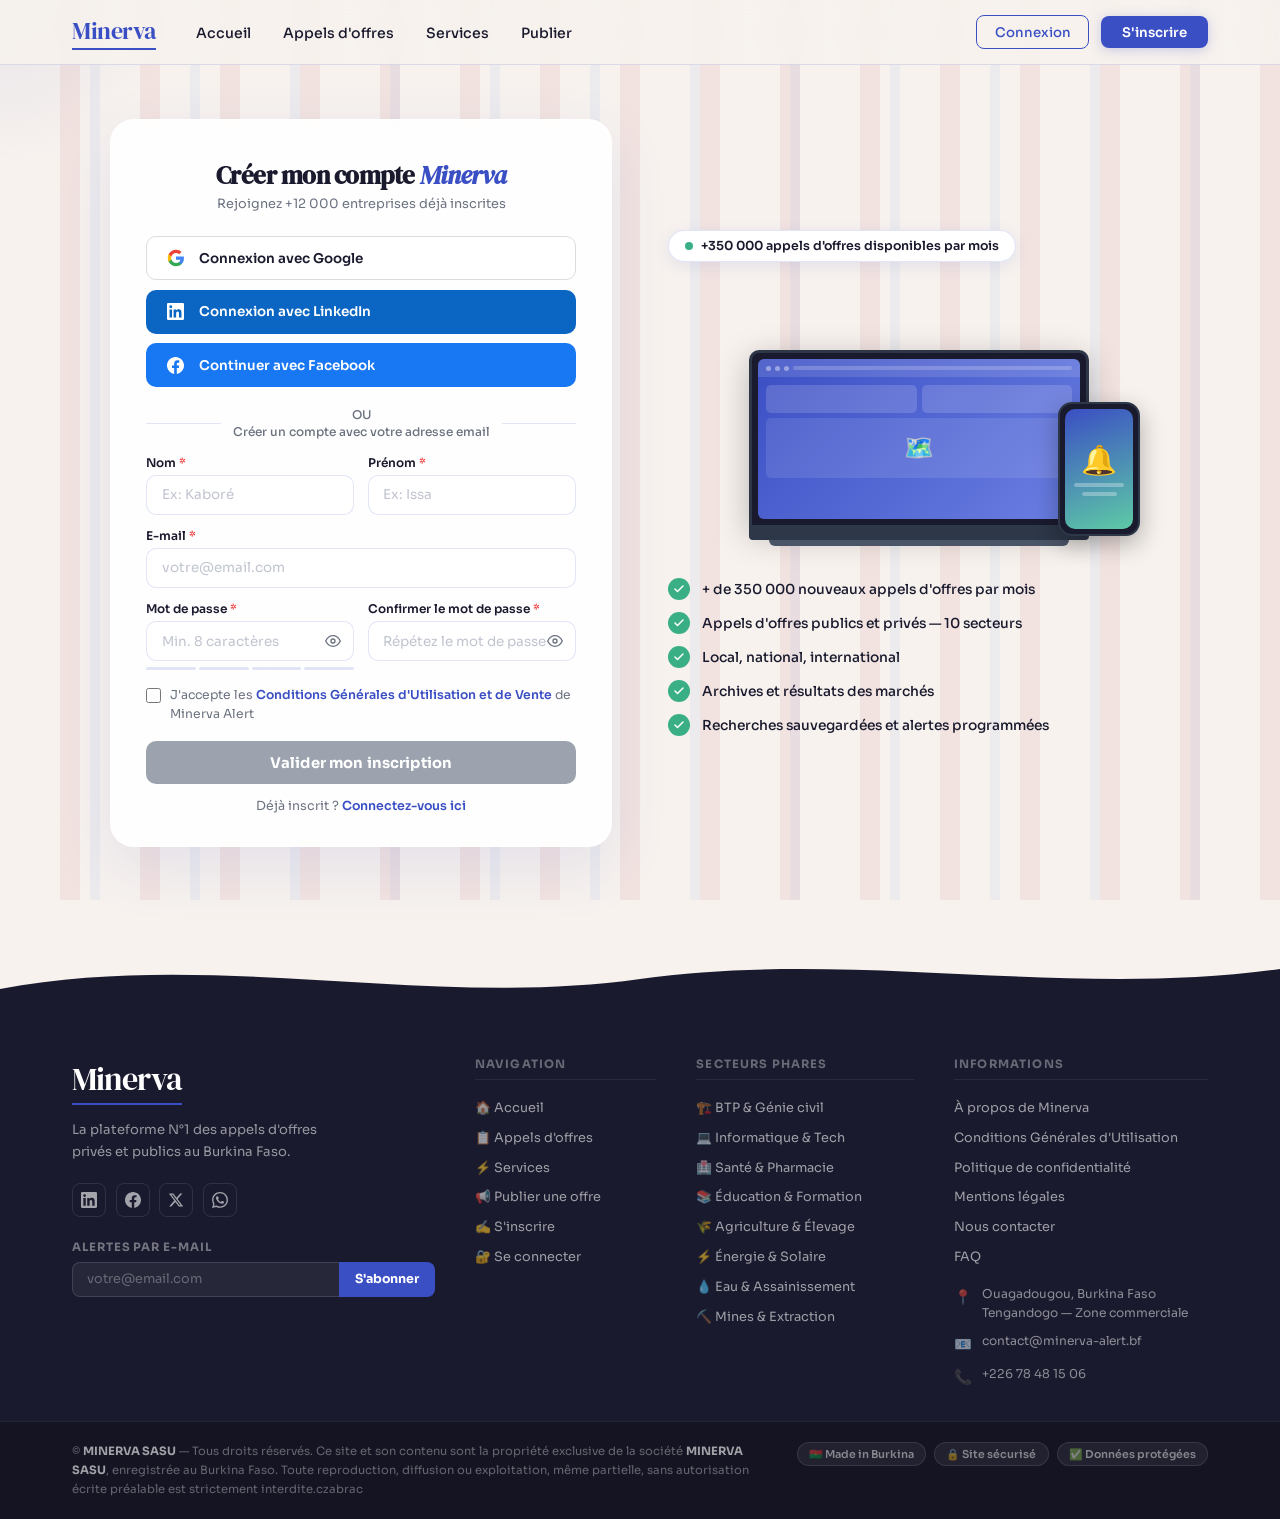
<file: minerva-inscription - Copie.html>
<!DOCTYPE html>
<html lang="fr">
<head>
<meta charset="UTF-8">
<meta name="viewport" content="width=device-width, initial-scale=1.0">
<title>Minerva — Inscription</title>
<link href="https://fonts.googleapis.com/css2?family=Sora:wght@300;400;500;600;700&family=DM+Serif+Display:ital@0;1&display=swap" rel="stylesheet">
<style>
  *, *::before, *::after { box-sizing: border-box; margin: 0; padding: 0; }

  :root {
    --primary: #3B4FC4;
    --primary-light: #6B7FE3;
    --primary-pale: #E8ECFB;
    --green: #3AAF85;
    --green-light: #5DCAA5;
    --bg: #F7F2EE;
    --surface: #FFFFFF;
    --text: #1A1A2E;
    --text-muted: #6B7280;
    --border: rgba(59,79,196,0.15);
    --stripe-pink: rgba(220,160,160,0.18);
    --stripe-blue: rgba(130,160,230,0.18);
    --red: #EF4444;
  }

  body { font-family: 'Sora', sans-serif; background: var(--bg); color: var(--text); min-height: 100vh; overflow-x: hidden; }

  /* stripes */
  .bg-stripes { position: fixed; inset: 0; z-index: 0; pointer-events: none; overflow: hidden; }
  .bg-stripes::before, .bg-stripes::after { content: ''; position: absolute; top: 0; bottom: 0; width: 100%; }
  .bg-stripes::before {
    background: repeating-linear-gradient(to right, transparent, transparent 60px, var(--stripe-pink) 60px, var(--stripe-pink) 80px);
    animation: shiftStripes 14s linear infinite;
  }
  .bg-stripes::after {
    background: repeating-linear-gradient(to right, transparent, transparent 90px, var(--stripe-blue) 90px, var(--stripe-blue) 100px);
    animation: shiftStripes 22s linear infinite reverse; opacity: 0.5;
  }
  @keyframes shiftStripes { from { transform: translateX(0); } to { transform: translateX(100px); } }

  .cursor-glow {
    position: fixed; width: 340px; height: 340px; border-radius: 50%;
    background: radial-gradient(circle, rgba(59,79,196,0.08) 0%, transparent 70%);
    pointer-events: none; z-index: 0; transform: translate(-50%,-50%); transition: transform 0.1s ease-out;
  }

  /* NAV */
  nav { position: sticky; top: 0; z-index: 100; background: rgba(247,242,238,0.85); backdrop-filter: blur(14px); border-bottom: 1px solid var(--border); }
  .nav-inner { display: flex; align-items: center; gap: 2.5rem; height: 64px; max-width: 1200px; margin: 0 auto; padding: 0 2rem; }
  .logo { font-family: 'DM Serif Display', serif; font-size: 1.5rem; color: var(--primary); text-decoration: none; letter-spacing: -0.02em; border-bottom: 2.5px solid var(--primary); padding-bottom: 1px; white-space: nowrap; }
  .nav-links { display: flex; gap: 2rem; list-style: none; }
  .nav-links a { font-size: 0.88rem; font-weight: 500; color: var(--text); text-decoration: none; transition: color 0.2s; }
  .nav-links a:hover { color: var(--primary); }
  .nav-right { margin-left: auto; display: flex; align-items: center; gap: 0.75rem; }
  .btn-outline { padding: 0.45rem 1.1rem; border: 1.5px solid var(--primary); border-radius: 8px; font-size: 0.83rem; font-weight: 500; color: var(--primary); background: transparent; cursor: pointer; text-decoration: none; transition: background 0.2s; }
  .btn-outline:hover { background: var(--primary-pale); }
  .btn-nav-primary { padding: 0.48rem 1.3rem; border: none; border-radius: 8px; font-size: 0.83rem; font-weight: 600; color: #fff; background: var(--primary); cursor: pointer; text-decoration: none; transition: background 0.2s, transform 0.15s; box-shadow: 0 2px 12px rgba(59,79,196,0.25); }
  .btn-nav-primary:hover { background: var(--primary-light); transform: translateY(-1px); }

  /* PAGE */
  .page {
    position: relative; z-index: 1;
    min-height: calc(100vh - 64px);
    display: flex; align-items: center; justify-content: center;
    padding: 3rem 1.5rem;
  }

  .page-inner {
    display: grid; grid-template-columns: 1fr 1fr;
    gap: 3.5rem; align-items: center;
    max-width: 1060px; width: 100%;
  }

  /* ── LEFT: FORM ── */
  .form-card {
    background: rgba(255,255,255,0.93);
    backdrop-filter: blur(20px);
    border: 1px solid rgba(255,255,255,0.8);
    border-radius: 24px;
    padding: 2.4rem 2.2rem 2rem;
    box-shadow: 0 20px 60px rgba(59,79,196,0.10);
    opacity: 0; transform: translateY(24px);
    animation: fadeUp 0.65s 0.1s forwards;
  }

  .form-title {
    font-family: 'DM Serif Display', serif;
    font-size: 1.55rem; letter-spacing: -0.02em;
    color: var(--text); margin-bottom: 0.25rem; text-align: center;
  }
  .form-title em { font-style: italic; color: var(--primary); }
  .form-sub { text-align: center; font-size: 0.8rem; color: var(--text-muted); margin-bottom: 1.5rem; }

  /* Social buttons */
  .social-btns { display: flex; flex-direction: column; gap: 0.6rem; margin-bottom: 1.25rem; }
  .social-btn {
    display: flex; align-items: center; gap: 0.75rem;
    padding: 0.62rem 1.1rem; border-radius: 10px;
    font-family: 'Sora', sans-serif; font-size: 0.84rem; font-weight: 600;
    cursor: pointer; transition: all 0.22s; border: 1.5px solid transparent;
  }
  .social-btn .icon { width: 22px; height: 22px; display: flex; align-items: center; justify-content: center; flex-shrink: 0; }
  .social-btn.google  { background: #fff; border-color: #DADCE0; color: var(--text); }
  .social-btn.google:hover  { background: #F8F9FA; box-shadow: 0 2px 10px rgba(0,0,0,0.1); }
  .social-btn.linkedin  { background: #0A66C2; color: #fff; }
  .social-btn.linkedin:hover  { background: #0857A7; transform: translateY(-1px); }
  .social-btn.facebook  { background: #1877F2; color: #fff; }
  .social-btn.facebook:hover  { background: #1461C7; transform: translateY(-1px); }

  /* Divider */
  .divider { display: flex; align-items: center; gap: 0.75rem; margin: 1rem 0 0.9rem; }
  .divider hr { flex: 1; border: none; border-top: 1px solid var(--border); }
  .divider span { font-size: 0.75rem; color: var(--text-muted); font-weight: 500; text-align: center; line-height: 1.4; }

  /* Form grid */
  .form-row { display: grid; grid-template-columns: 1fr 1fr; gap: 0.85rem; }
  .form-group { margin-bottom: 0.85rem; }
  .form-group label { display: block; font-size: 0.75rem; font-weight: 600; color: var(--text); margin-bottom: 0.3rem; }
  .form-group label span { color: var(--red); }
  .input-wrap { position: relative; }
  .input-wrap input {
    width: 100%; padding: 0.65rem 0.9rem;
    border: 1.5px solid var(--border); border-radius: 10px;
    font-family: 'Sora', sans-serif; font-size: 0.84rem; color: var(--text);
    background: var(--surface); outline: none;
    transition: border-color 0.2s, box-shadow 0.2s;
  }
  .input-wrap input::placeholder { color: #C0C4CF; }
  .input-wrap input:focus { border-color: var(--primary); box-shadow: 0 0 0 3px rgba(59,79,196,0.1); }
  .input-wrap input.error { border-color: var(--red); }
  .input-wrap input.valid { border-color: var(--green); }
  .pw-toggle { position: absolute; right: 0.8rem; top: 50%; transform: translateY(-50%); background: none; border: none; cursor: pointer; color: var(--text-muted); display: flex; align-items: center; transition: color 0.2s; }
  .pw-toggle:hover { color: var(--primary); }

  /* Password strength */
  .pw-strength { display: flex; gap: 3px; margin-top: 0.35rem; }
  .pw-bar { height: 3px; flex: 1; border-radius: 10px; background: var(--border); transition: background 0.3s; }
  .pw-label { font-size: 0.67rem; color: var(--text-muted); margin-top: 0.2rem; }

  .err-msg { font-size: 0.7rem; color: var(--red); margin-top: 0.25rem; display: none; }
  .err-msg.show { display: block; }

  /* CGU */
  .cgu-row { display: flex; align-items: flex-start; gap: 0.55rem; margin-bottom: 1.1rem; }
  .cgu-row input[type="checkbox"] { width: 15px; height: 15px; margin-top: 2px; accent-color: var(--primary); flex-shrink: 0; cursor: pointer; }
  .cgu-row label { font-size: 0.77rem; color: var(--text-muted); line-height: 1.5; cursor: pointer; }
  .cgu-row label a { color: var(--primary); font-weight: 600; text-decoration: none; }
  .cgu-row label a:hover { text-decoration: underline; }

  /* Submit */
  .btn-submit {
    width: 100%; padding: 0.8rem;
    border-radius: 10px; border: none;
    background: var(--green); color: #fff;
    font-family: 'Sora', sans-serif; font-size: 0.92rem; font-weight: 700;
    letter-spacing: 0.01em; cursor: pointer;
    transition: background 0.2s, transform 0.15s, box-shadow 0.2s;
    box-shadow: 0 4px 16px rgba(58,175,133,0.3);
  }
  .btn-submit:hover { background: var(--green-light); transform: translateY(-1px); box-shadow: 0 6px 22px rgba(58,175,133,0.38); }
  .btn-submit:active { transform: translateY(0); }
  .btn-submit:disabled { background: #9CA3AF; box-shadow: none; cursor: not-allowed; transform: none; }

  .login-link { text-align: center; font-size: 0.78rem; color: var(--text-muted); margin-top: 0.85rem; }
  .login-link a { color: var(--primary); font-weight: 600; text-decoration: none; }
  .login-link a:hover { text-decoration: underline; }

  /* ── RIGHT: SHOWCASE ── */
  .showcase {
    opacity: 0; transform: translateY(20px);
    animation: fadeUp 0.7s 0.3s forwards;
  }

  /* Device mockup */
  .devices {
    position: relative; margin-bottom: 2rem;
    height: 260px; display: flex; align-items: flex-end; justify-content: center;
  }

  /* Laptop */
  .laptop {
    position: absolute; bottom: 0; left: 50%; transform: translateX(-50%);
    width: 340px;
  }
  .laptop-screen {
    background: #1A1A2E; border-radius: 10px 10px 0 0;
    padding: 6px; border: 3px solid #2D3748;
    box-shadow: 0 8px 32px rgba(0,0,0,0.25);
  }
  .laptop-screen-inner {
    background: linear-gradient(135deg, #3B4FC4, #6B7FE3);
    border-radius: 6px; height: 160px; overflow: hidden; position: relative;
  }
  .laptop-base { height: 12px; background: #2D3748; border-radius: 0 0 4px 4px; }
  .laptop-foot { height: 6px; background: #4A5568; border-radius: 0 0 8px 8px; margin: 0 20px; }

  /* Screen content */
  .screen-nav { background: rgba(255,255,255,0.12); height: 18px; display: flex; align-items: center; padding: 0 8px; gap: 4px; }
  .screen-dot { width: 5px; height: 5px; border-radius: 50%; background: rgba(255,255,255,0.4); }
  .screen-bar { flex: 1; height: 4px; background: rgba(255,255,255,0.2); border-radius: 10px; }
  .screen-body { padding: 8px; display: grid; grid-template-columns: 1fr 1fr; gap: 5px; }
  .screen-card { background: rgba(255,255,255,0.15); border-radius: 5px; height: 28px; }
  .screen-map { background: rgba(255,255,255,0.1); border-radius: 5px; height: 60px; grid-column: 1/-1; position: relative; overflow: hidden; }
  .screen-map::after { content: '🗺️'; position: absolute; top: 50%; left: 50%; transform: translate(-50%,-50%); font-size: 1.5rem; }

  /* Phone */
  .phone {
    position: absolute; bottom: 10px; right: 30px;
    width: 82px;
    background: #1A1A2E; border-radius: 14px; padding: 5px;
    border: 2px solid #2D3748;
    box-shadow: 0 8px 24px rgba(0,0,0,0.3);
    animation: floatPhone 3.5s ease-in-out infinite;
  }
  .phone-screen { background: linear-gradient(160deg, #3B4FC4, #5DCAA5); border-radius: 10px; height: 120px; overflow: hidden; position: relative; display: flex; flex-direction: column; align-items: center; justify-content: center; gap: 5px; }
  .phone-bell { font-size: 1.8rem; animation: bellRing 2s ease-in-out infinite; }
  .phone-line { width: 50px; height: 4px; background: rgba(255,255,255,0.3); border-radius: 10px; }
  .phone-line.short { width: 35px; }

  @keyframes floatPhone {
    0%, 100% { transform: translateY(0); }
    50% { transform: translateY(-10px); }
  }
  @keyframes bellRing {
    0%, 100% { transform: rotate(0deg); }
    10% { transform: rotate(-15deg); }
    20% { transform: rotate(15deg); }
    30% { transform: rotate(-10deg); }
    40% { transform: rotate(10deg); }
    50% { transform: rotate(0deg); }
  }

  /* Features list */
  .features { display: flex; flex-direction: column; gap: 0.75rem; }
  .feature-item {
    display: flex; align-items: center; gap: 0.75rem;
    opacity: 0; transform: translateX(16px);
  }
  .feature-item:nth-child(1) { animation: fadeLeft 0.5s 0.6s forwards; }
  .feature-item:nth-child(2) { animation: fadeLeft 0.5s 0.72s forwards; }
  .feature-item:nth-child(3) { animation: fadeLeft 0.5s 0.84s forwards; }
  .feature-item:nth-child(4) { animation: fadeLeft 0.5s 0.96s forwards; }
  .feature-item:nth-child(5) { animation: fadeLeft 0.5s 1.08s forwards; }

  .feature-check {
    width: 22px; height: 22px; border-radius: 50%;
    background: var(--green); display: flex; align-items: center; justify-content: center;
    flex-shrink: 0;
  }
  .feature-check svg { width: 12px; height: 12px; }
  .feature-text { font-size: 0.86rem; font-weight: 500; color: var(--text); }

  /* Floating stat pill */
  .stat-pill {
    display: inline-flex; align-items: center; gap: 0.5rem;
    background: var(--surface); border: 1px solid var(--border);
    border-radius: 100px; padding: 0.45rem 1rem;
    font-size: 0.78rem; font-weight: 600; color: var(--text);
    box-shadow: 0 4px 16px rgba(59,79,196,0.1);
    margin-bottom: 1.5rem;
    opacity: 0; animation: fadeUp 0.5s 0.45s forwards;
  }
  .stat-pill .dot { width: 8px; height: 8px; border-radius: 50%; background: var(--green); animation: pulse 1.5s ease-in-out infinite; }
  @keyframes pulse { 0%,100% { opacity:1; transform:scale(1); } 50% { opacity:0.5; transform:scale(1.3); } }

  /* Success overlay */
  .success-overlay {
    position: fixed; inset: 0; z-index: 500;
    background: rgba(26,26,46,0.55); backdrop-filter: blur(6px);
    display: none; align-items: center; justify-content: center;
  }
  .success-overlay.show { display: flex; }
  .success-box {
    background: var(--surface); border-radius: 20px; padding: 2.5rem;
    text-align: center; max-width: 380px; width: 90%;
    box-shadow: 0 20px 60px rgba(0,0,0,0.2);
    animation: popIn 0.4s cubic-bezier(0.34,1.56,0.64,1) forwards;
  }
  .success-icon { font-size: 3.5rem; margin-bottom: 1rem; }
  .success-box h2 { font-family: 'DM Serif Display', serif; font-size: 1.6rem; margin-bottom: 0.5rem; }
  .success-box h2 em { font-style: italic; color: var(--green); }
  .success-box p { font-size: 0.85rem; color: var(--text-muted); line-height: 1.6; margin-bottom: 1.5rem; }
  .btn-go { padding: 0.7rem 2rem; border-radius: 10px; border: none; background: var(--primary); color: #fff; font-family: 'Sora', sans-serif; font-size: 0.9rem; font-weight: 600; cursor: pointer; transition: background 0.2s; }
  .btn-go:hover { background: var(--primary-light); }

  @keyframes fadeUp { to { opacity:1; transform:translateY(0); } }
  @keyframes fadeLeft { to { opacity:1; transform:translateX(0); } }
  @keyframes popIn { from { opacity:0; transform:scale(0.8); } to { opacity:1; transform:scale(1); } }
  @keyframes shake { 0%,100%{transform:translateX(0)} 20%{transform:translateX(-6px)} 40%{transform:translateX(6px)} 60%{transform:translateX(-4px)} 80%{transform:translateX(4px)} }
  .shake { animation: shake 0.4s ease; }

  @media (max-width: 860px) {
    .page-inner { grid-template-columns: 1fr; max-width: 520px; }
    .showcase { order: -1; }
    .devices { height: 180px; }
    .laptop { width: 260px; }
    .laptop-screen-inner { height: 120px; }
    .phone { width: 64px; right: 10px; }
    .phone-screen { height: 90px; }
  }
  @media (max-width: 480px) {
    .form-row { grid-template-columns: 1fr; }
    .form-card { padding: 1.8rem 1.4rem 1.5rem; }
  }

  

/* ── Footer base ── */
.minerva-footer {
  position: relative;
  margin-top: 3rem;
  font-family: 'Sora', sans-serif;
}
 
/* Vague SVG de transition */
.footer-wave {
  display: block;
  line-height: 0;
  overflow: hidden;
}
.footer-wave svg {
  display: block;
  width: 100%;
  height: 60px;
}
 
/* Corps du footer */
.footer-body {
  background: #1A1A2E;
  color: rgba(255,255,255,0.75);
}
 
.footer-inner {
  max-width: 1200px;
  margin: 0 auto;
  padding: 3rem 2rem 2rem;
  display: grid;
  grid-template-columns: 2fr 1fr 1.2fr 1.4fr;
  gap: 2.5rem;
}
 
/* Brand column */
.footer-logo {
  font-family: 'DM Serif Display', serif;
  font-size: 2rem;
  color: #ffffff;
  letter-spacing: -0.03em;
  border-bottom: 2.5px solid #3B4FC4;
  display: inline-block;
  padding-bottom: 2px;
  margin-bottom: 0.85rem;
}
 
.footer-tagline {
  font-size: 0.82rem;
  color: rgba(255,255,255,0.55);
  line-height: 1.7;
  margin-bottom: 1.25rem;
}
 
/* Social icons */
.footer-socials {
  display: flex;
  gap: 0.6rem;
  margin-bottom: 1.4rem;
}
.fsocial {
  width: 34px; height: 34px;
  border-radius: 8px;
  border: 1px solid rgba(255,255,255,0.1);
  display: flex; align-items: center; justify-content: center;
  color: rgba(255,255,255,0.6);
  text-decoration: none;
  transition: all 0.22s;
}
.fsocial:hover {
  background: #3B4FC4;
  border-color: #3B4FC4;
  color: #fff;
  transform: translateY(-2px);
}
 
/* Newsletter */
.fnl-label {
  font-size: 0.72rem;
  font-weight: 700;
  letter-spacing: 0.08em;
  text-transform: uppercase;
  color: rgba(255,255,255,0.4);
  margin-bottom: 0.5rem;
}
.fnl-wrap {
  display: flex;
  gap: 0;
}
.fnl-input {
  flex: 1;
  padding: 0.55rem 0.85rem;
  border: 1px solid rgba(255,255,255,0.12);
  border-right: none;
  border-radius: 8px 0 0 8px;
  background: rgba(255,255,255,0.06);
  color: #fff;
  font-family: 'Sora', sans-serif;
  font-size: 0.8rem;
  outline: none;
  transition: border-color 0.2s;
}
.fnl-input::placeholder { color: rgba(255,255,255,0.3); }
.fnl-input:focus { border-color: #3B4FC4; }
.fnl-btn {
  padding: 0.55rem 1rem;
  border-radius: 0 8px 8px 0;
  border: none;
  background: #3B4FC4;
  color: #fff;
  font-family: 'Sora', sans-serif;
  font-size: 0.78rem;
  font-weight: 700;
  cursor: pointer;
  white-space: nowrap;
  transition: background 0.2s;
}
.fnl-btn:hover { background: #6B7FE3; }
 
/* Column titles */
.footer-col-title {
  font-size: 0.72rem;
  font-weight: 700;
  letter-spacing: 0.1em;
  text-transform: uppercase;
  color: rgba(255,255,255,0.35);
  margin-bottom: 1rem;
  padding-bottom: 0.5rem;
  border-bottom: 1px solid rgba(255,255,255,0.07);
}
 
/* Links */
.footer-links {
  list-style: none;
  display: flex;
  flex-direction: column;
  gap: 0.55rem;
}
.footer-links a {
  font-size: 0.8rem;
  color: rgba(255,255,255,0.58);
  text-decoration: none;
  transition: color 0.2s, padding-left 0.2s;
  display: inline-block;
}
.footer-links a:hover {
  color: #ffffff;
  padding-left: 4px;
}
 
/* Contact block */
.footer-contact {
  margin-top: 1.2rem;
  display: flex;
  flex-direction: column;
  gap: 0.6rem;
}
.fcontact-item {
  display: flex;
  align-items: flex-start;
  gap: 0.6rem;
  font-size: 0.76rem;
  color: rgba(255,255,255,0.5);
  line-height: 1.55;
}
.fcontact-icon { flex-shrink: 0; font-size: 0.9rem; margin-top: 1px; }
 
/* Bottom bar */
.footer-bottom {
  border-top: 1px solid rgba(255,255,255,0.07);
  background: rgba(0,0,0,0.25);
}
.footer-bottom-inner {
  max-width: 1200px;
  margin: 0 auto;
  padding: 1.25rem 2rem;
  display: flex;
  align-items: flex-start;
  justify-content: space-between;
  gap: 1.5rem;
  flex-wrap: wrap;
}
.footer-copy {
  font-size: 0.72rem;
  color: rgba(255,255,255,0.35);
  line-height: 1.65;
  max-width: 680px;
}
.footer-copy strong { color: rgba(255,255,255,0.6); }
 
/* Badges */
.footer-badges {
  display: flex;
  gap: 0.5rem;
  flex-wrap: wrap;
  flex-shrink: 0;
}
.fbadge {
  font-size: 0.68rem;
  font-weight: 600;
  color: rgba(255,255,255,0.45);
  background: rgba(255,255,255,0.06);
  border: 1px solid rgba(255,255,255,0.1);
  padding: 0.25rem 0.7rem;
  border-radius: 100px;
  white-space: nowrap;
}
 
/* ── Responsive ── */
@media (max-width: 1000px) {
  .footer-inner { grid-template-columns: 1fr 1fr; gap: 2rem; }
  .footer-brand { grid-column: 1 / -1; }
}
@media (max-width: 580px) {
  .footer-inner { grid-template-columns: 1fr; padding: 2rem 1.5rem 1.5rem; }
  .footer-bottom-inner { flex-direction: column; gap: 0.85rem; }
  .footer-badges { justify-content: flex-start; }
}
</style>
<link rel="stylesheet" href="minerva-shared.css">
<link rel="manifest" href="manifest.webmanifest">
<meta name="theme-color" content="#3B4FC4">
<meta name="description" content="Minerva — veille et appels d'offres privés et publics au Burkina Faso et en Afrique de l'Ouest.">
<meta name="apple-mobile-web-app-capable" content="yes">
<meta name="apple-mobile-web-app-title" content="Minerva">
<link rel="apple-touch-icon" href="icons/icon-192.png">
<link rel="icon" type="image/png" sizes="192x192" href="icons/icon-192.png">
<script defer src="pwa-register.js"></script>
</head>
<body>

<div class="cursor-glow" id="glow"></div>
<div class="bg-stripes"></div>

<!-- NAV -->
<nav>
  <div class="nav-inner">
    <a href="minerva-apropos.html" class="logo">Minerva</a>
    <ul class="nav-links">
      <li><a href="index.html">Accueil</a></li>
      <li><a href="minerva-appels.html">Appels d'offres</a></li>
      <li><a href="minerva-services.html">Services</a></li>
      <li><a href="minerva-publier.html">Publier</a></li>
    </ul>
    <div class="nav-right">
      <a href="minerva-connexion.html" class="btn-outline">Connexion</a>
      <a href="minerva-inscription.html" class="btn-nav-primary">S'inscrire</a>
    </div>
  </div>
</nav>

<!-- PAGE -->
<div class="page">
  <div class="page-inner">

    <!-- ── LEFT: FORM ── -->
    <div class="form-card">
      <h1 class="form-title">Créer mon compte <em>Minerva</em></h1>
      <p class="form-sub">Rejoignez +12 000 entreprises déjà inscrites</p>

      <!-- Social -->
      <div class="social-btns">
        <button class="social-btn google" onclick="socialSignup('Google')">
          <span class="icon">
            <svg width="18" height="18" viewBox="0 0 24 24"><path d="M22.56 12.25c0-.78-.07-1.53-.2-2.25H12v4.26h5.92c-.26 1.37-1.04 2.53-2.21 3.31v2.77h3.57c2.08-1.92 3.28-4.74 3.28-8.09z" fill="#4285F4"/><path d="M12 23c2.97 0 5.46-.98 7.28-2.66l-3.57-2.77c-.98.66-2.23 1.06-3.71 1.06-2.86 0-5.29-1.93-6.16-4.53H2.18v2.84C3.99 20.53 7.7 23 12 23z" fill="#34A853"/><path d="M5.84 14.09c-.22-.66-.35-1.36-.35-2.09s.13-1.43.35-2.09V7.07H2.18C1.43 8.55 1 10.22 1 12s.43 3.45 1.18 4.93l3.66-2.84z" fill="#FBBC05"/><path d="M12 5.38c1.62 0 3.06.56 4.21 1.64l3.15-3.15C17.45 2.09 14.97 1 12 1 7.7 1 3.99 3.47 2.18 7.07l3.66 2.84c.87-2.6 3.3-4.53 6.16-4.53z" fill="#EA4335"/></svg>
          </span>
          Connexion avec Google
        </button>
        <button class="social-btn linkedin" onclick="socialSignup('LinkedIn')">
          <span class="icon">
            <svg width="17" height="17" viewBox="0 0 24 24" fill="#fff"><path d="M20.447 20.452h-3.554v-5.569c0-1.328-.027-3.037-1.852-3.037-1.853 0-2.136 1.445-2.136 2.939v5.667H9.351V9h3.414v1.561h.046c.477-.9 1.637-1.85 3.37-1.85 3.601 0 4.267 2.37 4.267 5.455v6.286zM5.337 7.433a2.062 2.062 0 01-2.063-2.065 2.064 2.064 0 112.063 2.065zm1.782 13.019H3.555V9h3.564v11.452zM22.225 0H1.771C.792 0 0 .774 0 1.729v20.542C0 23.227.792 24 1.771 24h20.451C23.2 24 24 23.227 24 22.271V1.729C24 .774 23.2 0 22.222 0h.003z"/></svg>
          </span>
          Connexion avec LinkedIn
        </button>
        <button class="social-btn facebook" onclick="socialSignup('Facebook')">
          <span class="icon">
            <svg width="17" height="17" viewBox="0 0 24 24" fill="#fff"><path d="M24 12.073c0-6.627-5.373-12-12-12s-12 5.373-12 12c0 5.99 4.388 10.954 10.125 11.854v-8.385H7.078v-3.47h3.047V9.43c0-3.007 1.792-4.669 4.533-4.669 1.312 0 2.686.235 2.686.235v2.953H15.83c-1.491 0-1.956.925-1.956 1.874v2.25h3.328l-.532 3.47h-2.796v8.385C19.612 23.027 24 18.062 24 12.073z"/></svg>
          </span>
          Continuer avec Facebook
        </button>
      </div>

      <!-- Divider -->
      <div class="divider">
        <hr><span>OU<br>Créer un compte avec votre adresse email</span><hr>
      </div>

      <!-- Form -->
      <div class="form-row">
        <div class="form-group">
          <label>Nom <span>*</span></label>
          <div class="input-wrap"><input type="text" id="nom" placeholder="Ex: Kaboré" /></div>
          <div class="err-msg" id="nomErr">Nom requis.</div>
        </div>
        <div class="form-group">
          <label>Prénom <span>*</span></label>
          <div class="input-wrap"><input type="text" id="prenom" placeholder="Ex: Issa" /></div>
          <div class="err-msg" id="prenomErr">Prénom requis.</div>
        </div>
      </div>

      <div class="form-group">
        <label>E-mail <span>*</span></label>
        <div class="input-wrap"><input type="email" id="email" placeholder="votre@email.com" oninput="validateEmail()" /></div>
        <div class="err-msg" id="emailErr">Adresse e-mail invalide.</div>
      </div>

      <div class="form-row">
        <div class="form-group">
          <label>Mot de passe <span>*</span></label>
          <div class="input-wrap">
            <input type="password" id="password" placeholder="Min. 8 caractères" oninput="checkStrength()" />
            <button class="pw-toggle" type="button" onclick="togglePw('password','eye1')">
              <svg id="eye1" width="16" height="16" viewBox="0 0 24 24" fill="none" stroke="currentColor" stroke-width="2" stroke-linecap="round" stroke-linejoin="round"><path d="M1 12s4-8 11-8 11 8 11 8-4 8-11 8-11-8-11-8z"/><circle cx="12" cy="12" r="3"/></svg>
            </button>
          </div>
          <div class="pw-strength" id="pwStrength">
            <div class="pw-bar" id="bar1"></div>
            <div class="pw-bar" id="bar2"></div>
            <div class="pw-bar" id="bar3"></div>
            <div class="pw-bar" id="bar4"></div>
          </div>
          <div class="pw-label" id="pwLabel"></div>
          <div class="err-msg" id="pwErr">Mot de passe trop court (min. 8 car.).</div>
        </div>
        <div class="form-group">
          <label>Confirmer le mot de passe <span>*</span></label>
          <div class="input-wrap">
            <input type="password" id="confirm" placeholder="Répétez le mot de passe" oninput="checkConfirm()" />
            <button class="pw-toggle" type="button" onclick="togglePw('confirm','eye2')">
              <svg id="eye2" width="16" height="16" viewBox="0 0 24 24" fill="none" stroke="currentColor" stroke-width="2" stroke-linecap="round" stroke-linejoin="round"><path d="M1 12s4-8 11-8 11 8 11 8-4 8-11 8-11-8-11-8z"/><circle cx="12" cy="12" r="3"/></svg>
            </button>
          </div>
          <div class="err-msg" id="confirmErr">Les mots de passe ne correspondent pas.</div>
        </div>
      </div>

      <!-- CGU -->
      <div class="cgu-row">
        <input type="checkbox" id="cgu" onchange="toggleSubmit()" />
        <label for="cgu">J'accepte les <a href="#">Conditions Générales d'Utilisation et de Vente</a> de Minerva Alert</label>
      </div>

      <button class="btn-submit" id="submitBtn" disabled onclick="handleSubmit()">Valider mon inscription</button>

      <p class="login-link">Déjà inscrit ? <a href="minerva-connexion.html">Connectez-vous ici</a></p>
    </div>

    <!-- ── RIGHT: SHOWCASE ── -->
    <div class="showcase">

      <div class="stat-pill">
        <div class="dot"></div>
        +350 000 appels d'offres disponibles par mois
      </div>

      <!-- Device mockup -->
      <div class="devices">
        <!-- Laptop -->
        <div class="laptop">
          <div class="laptop-screen">
            <div class="laptop-screen-inner">
              <div class="screen-nav">
                <div class="screen-dot"></div>
                <div class="screen-dot"></div>
                <div class="screen-dot"></div>
                <div class="screen-bar"></div>
              </div>
              <div class="screen-body">
                <div class="screen-card"></div>
                <div class="screen-card"></div>
                <div class="screen-map"></div>
              </div>
            </div>
          </div>
          <div class="laptop-base"></div>
          <div class="laptop-foot"></div>
        </div>

        <!-- Phone -->
        <div class="phone">
          <div class="phone-screen">
            <div class="phone-bell">🔔</div>
            <div class="phone-line"></div>
            <div class="phone-line short"></div>
          </div>
        </div>
      </div>

      <!-- Features -->
      <div class="features">
        <div class="feature-item">
          <div class="feature-check"><svg viewBox="0 0 24 24" fill="none" stroke="#fff" stroke-width="3" stroke-linecap="round" stroke-linejoin="round"><polyline points="20 6 9 17 4 12"/></svg></div>
          <span class="feature-text">+ de 350 000 nouveaux appels d'offres par mois</span>
        </div>
        <div class="feature-item">
          <div class="feature-check"><svg viewBox="0 0 24 24" fill="none" stroke="#fff" stroke-width="3" stroke-linecap="round" stroke-linejoin="round"><polyline points="20 6 9 17 4 12"/></svg></div>
          <span class="feature-text">Appels d'offres publics et privés — 10 secteurs</span>
        </div>
        <div class="feature-item">
          <div class="feature-check"><svg viewBox="0 0 24 24" fill="none" stroke="#fff" stroke-width="3" stroke-linecap="round" stroke-linejoin="round"><polyline points="20 6 9 17 4 12"/></svg></div>
          <span class="feature-text">Local, national, international</span>
        </div>
        <div class="feature-item">
          <div class="feature-check"><svg viewBox="0 0 24 24" fill="none" stroke="#fff" stroke-width="3" stroke-linecap="round" stroke-linejoin="round"><polyline points="20 6 9 17 4 12"/></svg></div>
          <span class="feature-text">Archives et résultats des marchés</span>
        </div>
        <div class="feature-item">
          <div class="feature-check"><svg viewBox="0 0 24 24" fill="none" stroke="#fff" stroke-width="3" stroke-linecap="round" stroke-linejoin="round"><polyline points="20 6 9 17 4 12"/></svg></div>
          <span class="feature-text">Recherches sauvegardées et alertes programmées</span>
        </div>
      </div>
    </div>

  </div>
</div>

<!-- SUCCESS OVERLAY -->
<div class="success-overlay" id="successOverlay">
  <div class="success-box">
    <div class="success-icon">🎉</div>
    <h2>Bienvenue sur <em>Minerva !</em></h2>
    <p>Votre compte a été créé avec succès. Vous allez recevoir un e-mail de confirmation. Accédez dès maintenant aux appels d'offres.</p>
    <button class="btn-go" onclick="window.location.href='minerva-appels.html'">Découvrir les appels d'offres →</button>
  </div>
</div>

<script>
  // Cursor glow
  const glow = document.getElementById('glow');
  document.addEventListener('mousemove', e => {
    glow.style.transform = `translate(${e.clientX-170}px, ${e.clientY-170}px)`;
  });

  // Toggle password visibility
  const eyeOpen  = '<path d="M1 12s4-8 11-8 11 8 11 8-4 8-11 8-11-8-11-8z"/><circle cx="12" cy="12" r="3"/>';
  const eyeClosed = '<path d="M17.94 17.94A10.07 10.07 0 0112 20c-7 0-11-8-11-8a18.45 18.45 0 015.06-5.94M9.9 4.24A9.12 9.12 0 0112 4c7 0 11 8 11 8a18.5 18.5 0 01-2.16 3.19m-6.72-1.07a3 3 0 11-4.24-4.24"/><line x1="1" y1="1" x2="23" y2="23"/>';
  const visible = {};
  function togglePw(id, eyeId) {
    visible[id] = !visible[id];
    document.getElementById(id).type = visible[id] ? 'text' : 'password';
    document.getElementById(eyeId).innerHTML = visible[id] ? eyeClosed : eyeOpen;
  }

  // Password strength
  function checkStrength() {
    const val = document.getElementById('password').value;
    const bars = [document.getElementById('bar1'), document.getElementById('bar2'), document.getElementById('bar3'), document.getElementById('bar4')];
    const label = document.getElementById('pwLabel');
    bars.forEach(b => b.style.background = 'var(--border)');

    let score = 0;
    if (val.length >= 8) score++;
    if (/[A-Z]/.test(val)) score++;
    if (/[0-9]/.test(val)) score++;
    if (/[^A-Za-z0-9]/.test(val)) score++;

    const colors = ['#EF4444','#F59E0B','#3B82F6','#3AAF85'];
    const labels = ['Très faible','Moyen','Fort','Très fort'];
    for (let i = 0; i < score; i++) bars[i].style.background = colors[score-1];
    label.textContent = val.length ? labels[score-1] || '' : '';
    label.style.color = colors[score-1] || 'var(--text-muted)';
    checkConfirm();
  }

  // Email validation
  function validateEmail() {
    const val = document.getElementById('email').value;
    const re  = /^[^\s@]+@[^\s@]+\.[^\s@]+$/;
    const inp = document.getElementById('email');
    if (val.length > 3) { inp.classList.toggle('valid', re.test(val)); inp.classList.toggle('error', !re.test(val)); }
  }

  // Confirm password
  function checkConfirm() {
    const pw  = document.getElementById('password').value;
    const con = document.getElementById('confirm').value;
    const inp = document.getElementById('confirm');
    if (con.length > 0) {
      inp.classList.toggle('valid', pw === con);
      inp.classList.toggle('error', pw !== con);
    }
  }

  // Enable/disable submit
  function toggleSubmit() {
    document.getElementById('submitBtn').disabled = !document.getElementById('cgu').checked;
  }

  // Validation helpers
  function setErr(id, errId, show) {
    const inp = document.getElementById(id);
    const err = document.getElementById(errId);
    inp.classList.toggle('error', show);
    err.classList.toggle('show', show);
    return show;
  }

  // Submit
  function handleSubmit() {
    const nom    = document.getElementById('nom').value.trim();
    const prenom = document.getElementById('prenom').value.trim();
    const email  = document.getElementById('email').value.trim();
    const pw     = document.getElementById('password').value;
    const con    = document.getElementById('confirm').value;
    const re     = /^[^\s@]+@[^\s@]+\.[^\s@]+$/;

    let hasErr = false;
    if (!nom)          hasErr = setErr('nom','nomErr',true)       || hasErr;
    else               setErr('nom','nomErr',false);
    if (!prenom)       hasErr = setErr('prenom','prenomErr',true)  || hasErr;
    else               setErr('prenom','prenomErr',false);
    if (!re.test(email)) hasErr = setErr('email','emailErr',true)  || hasErr;
    else               setErr('email','emailErr',false);
    if (pw.length < 8) hasErr = setErr('password','pwErr',true)   || hasErr;
    else               setErr('password','pwErr',false);
    if (pw !== con)    hasErr = setErr('confirm','confirmErr',true)|| hasErr;
    else               setErr('confirm','confirmErr',false);

    if (hasErr) {
      document.querySelector('.form-card').classList.add('shake');
      setTimeout(() => document.querySelector('.form-card').classList.remove('shake'), 450);
      return;
    }
    document.getElementById('successOverlay').classList.add('show');
    setTimeout(() => { window.location.href = 'minerva-dashboard.html'; }, 2000);
  }

  // Social signup shortcut
  function socialSignup(provider) {
    document.getElementById('successOverlay').classList.add('show');
    setTimeout(() => { window.location.href = 'minerva-dashboard.html'; }, 2000);
  }

  // Enter key
  document.addEventListener('keydown', e => {
    if (e.key === 'Enter' && document.getElementById('cgu').checked) handleSubmit();
  });

  
  // Année dynamique dans le copyright
  document.getElementById('footerYear').textContent = new Date().getFullYear();
 
  // Abonnement newsletter (simulation)
  function subscribeNL(btn) {
    const input = btn.previousElementSibling;
    const re = /^[^\s@]+@[^\s@]+\.[^\s@]+$/;
    if (!re.test(input.value.trim())) {
      input.style.borderColor = '#EF4444';
      input.placeholder = 'E-mail invalide…';
      setTimeout(() => { input.style.borderColor = ''; input.placeholder = 'votre@email.com'; }, 2000);
      return;
    }
    btn.textContent = '✓ Abonné !';
    btn.style.background = '#3AAF85';
    btn.disabled = true;
    input.value = '';
    input.placeholder = 'Merci pour votre inscription !';
  }
</script>
<!-- ============================================================
     MINERVA ALERT — FOOTER UNIVERSEL
     À coller juste avant </body> sur chaque page du site
     ============================================================ -->
 
<footer class="minerva-footer">
 
  <!-- Vague décorative -->
  <div class="footer-wave">
    <svg viewBox="0 0 1440 60" preserveAspectRatio="none" xmlns="http://www.w3.org/2000/svg">
      <path d="M0,40 C240,0 480,60 720,30 C960,0 1200,50 1440,20 L1440,60 L0,60 Z" fill="#1A1A2E"/>
    </svg>
  </div>
 
  <div class="footer-body">
    <div class="footer-inner">
 
      <!-- COL 1 : Brand -->
      <div class="footer-col footer-brand">
        <div class="footer-logo">Minerva</div>
        <p class="footer-tagline">La plateforme N°1 des appels d'offres<br>privés et publics au Burkina Faso.</p>
        <div class="footer-socials">
          <a href="#" class="fsocial" title="LinkedIn" aria-label="LinkedIn">
            <svg width="16" height="16" viewBox="0 0 24 24" fill="currentColor"><path d="M20.447 20.452h-3.554v-5.569c0-1.328-.027-3.037-1.852-3.037-1.853 0-2.136 1.445-2.136 2.939v5.667H9.351V9h3.414v1.561h.046c.477-.9 1.637-1.85 3.37-1.85 3.601 0 4.267 2.37 4.267 5.455v6.286zM5.337 7.433a2.062 2.062 0 01-2.063-2.065 2.064 2.064 0 112.063 2.065zm1.782 13.019H3.555V9h3.564v11.452zM22.225 0H1.771C.792 0 0 .774 0 1.729v20.542C0 23.227.792 24 1.771 24h20.451C23.2 24 24 23.227 24 22.271V1.729C24 .774 23.2 0 22.222 0h.003z"/></svg>
          </a>
          <a href="#" class="fsocial" title="Facebook" aria-label="Facebook">
            <svg width="16" height="16" viewBox="0 0 24 24" fill="currentColor"><path d="M24 12.073c0-6.627-5.373-12-12-12s-12 5.373-12 12c0 5.99 4.388 10.954 10.125 11.854v-8.385H7.078v-3.47h3.047V9.43c0-3.007 1.792-4.669 4.533-4.669 1.312 0 2.686.235 2.686.235v2.953H15.83c-1.491 0-1.956.925-1.956 1.874v2.25h3.328l-.532 3.47h-2.796v8.385C19.612 23.027 24 18.062 24 12.073z"/></svg>
          </a>
          <a href="#" class="fsocial" title="Twitter / X" aria-label="Twitter">
            <svg width="16" height="16" viewBox="0 0 24 24" fill="currentColor"><path d="M18.244 2.25h3.308l-7.227 8.26 8.502 11.24H16.17l-5.214-6.817L4.99 21.75H1.68l7.73-8.835L1.254 2.25H8.08l4.713 6.231zm-1.161 17.52h1.833L7.084 4.126H5.117z"/></svg>
          </a>
          <a href="#" class="fsocial" title="WhatsApp" aria-label="WhatsApp">
            <svg width="16" height="16" viewBox="0 0 24 24" fill="currentColor"><path d="M17.472 14.382c-.297-.149-1.758-.867-2.03-.967-.273-.099-.471-.148-.67.15-.197.297-.767.966-.94 1.164-.173.199-.347.223-.644.075-.297-.15-1.255-.463-2.39-1.475-.883-.788-1.48-1.761-1.653-2.059-.173-.297-.018-.458.13-.606.134-.133.298-.347.446-.52.149-.174.198-.298.298-.497.099-.198.05-.371-.025-.52-.075-.149-.669-1.612-.916-2.207-.242-.579-.487-.5-.669-.51-.173-.008-.371-.01-.57-.01-.198 0-.52.074-.792.372-.272.297-1.04 1.016-1.04 2.479 0 1.462 1.065 2.875 1.213 3.074.149.198 2.096 3.2 5.077 4.487.709.306 1.262.489 1.694.625.712.227 1.36.195 1.871.118.571-.085 1.758-.719 2.006-1.413.248-.694.248-1.289.173-1.413-.074-.124-.272-.198-.57-.347m-5.421 7.403h-.004a9.87 9.87 0 01-5.031-1.378l-.361-.214-3.741.982.998-3.648-.235-.374a9.86 9.86 0 01-1.51-5.26c.001-5.45 4.436-9.884 9.888-9.884 2.64 0 5.122 1.03 6.988 2.898a9.825 9.825 0 012.893 6.994c-.003 5.45-4.437 9.884-9.885 9.884m8.413-18.297A11.815 11.815 0 0012.05 0C5.495 0 .16 5.335.157 11.892c0 2.096.547 4.142 1.588 5.945L.057 24l6.305-1.654a11.882 11.882 0 005.683 1.448h.005c6.554 0 11.89-5.335 11.893-11.893a11.821 11.821 0 00-3.48-8.413z"/></svg>
          </a>
        </div>
        <!-- Newsletter mini -->
        <div class="footer-newsletter">
          <p class="fnl-label">Alertes par e-mail</p>
          <div class="fnl-wrap">
            <input type="email" class="fnl-input" placeholder="votre@email.com" />
            <button class="fnl-btn" onclick="subscribeNL(this)">S'abonner</button>
          </div>
        </div>
      </div>
 
      <!-- COL 2 : Navigation -->
      <div class="footer-col">
        <div class="footer-col-title">Navigation</div>
        <ul class="footer-links">
          <li><a href="index.html">🏠 Accueil</a></li>
          <li><a href="minerva-appels.html">📋 Appels d'offres</a></li>
          <li><a href="minerva-services.html">⚡ Services</a></li>
          <li><a href="minerva-publier.html">📢 Publier une offre</a></li>
          <li><a href="minerva-inscription.html">✍️ S'inscrire</a></li>
          <li><a href="minerva-connexion.html">🔐 Se connecter</a></li>
        </ul>
      </div>
 
      <!-- COL 3 : Secteurs -->
      <div class="footer-col">
        <div class="footer-col-title">Secteurs phares</div>
        <ul class="footer-links">
          <li><a href="minerva-appels.html">🏗️ BTP & Génie civil</a></li>
          <li><a href="minerva-appels.html">💻 Informatique & Tech</a></li>
          <li><a href="minerva-appels.html">🏥 Santé & Pharmacie</a></li>
          <li><a href="minerva-appels.html">📚 Éducation & Formation</a></li>
          <li><a href="minerva-appels.html">🌾 Agriculture & Élevage</a></li>
          <li><a href="minerva-appels.html">⚡ Énergie & Solaire</a></li>
          <li><a href="minerva-appels.html">💧 Eau & Assainissement</a></li>
          <li><a href="minerva-appels.html">⛏️ Mines & Extraction</a></li>
        </ul>
      </div>
 
      <!-- COL 4 : Informations -->
      <div class="footer-col">
        <div class="footer-col-title">Informations</div>
        <ul class="footer-links">
          <li><a href="minerva-apropos.html">À propos de Minerva</a></li>
          <li><a href="#">Conditions Générales d'Utilisation</a></li>
          <li><a href="#">Politique de confidentialité</a></li>
          <li><a href="#">Mentions légales</a></li>
          <li><a href="#">Nous contacter</a></li>
          <li><a href="#">FAQ</a></li>
        </ul>
        <!-- Contact block -->
        <div class="footer-contact">
          <div class="fcontact-item">
            <span class="fcontact-icon">📍</span>
            <span>Ouagadougou, Burkina Faso<br>Tengandogo — Zone commerciale</span>
          </div>
          <div class="fcontact-item">
            <span class="fcontact-icon">📧</span>
            <span>contact@minerva-alert.bf</span>
          </div>
          <div class="fcontact-item">
            <span class="fcontact-icon">📞</span>
            <span>+226 78 48 15 06</span>
          </div>
        </div>
      </div>
 
    </div><!-- /footer-inner -->
 
    <!-- Bottom bar -->
    <div class="footer-bottom">
      <div class="footer-bottom-inner">
        <p class="footer-copy">
          &copy; <span id="footerYear"></span> <strong>MINERVA SASU</strong> — Tous droits réservés.
          Ce site et son contenu sont la propriété exclusive de la société
          <strong>MINERVA SASU</strong>, enregistrée au Burkina Faso.
          Toute reproduction, diffusion ou exploitation, même partielle, sans autorisation écrite préalable est strictement interdite.czabrac
        </p>
        <div class="footer-badges">
          <span class="fbadge">🇧🇫 Made in Burkina</span>
          <span class="fbadge">🔒 Site sécurisé</span>
          <span class="fbadge">✅ Données protégées</span>
        </div>
      </div>
    </div>
 
  </div><!-- /footer-body -->
</footer>
</body>
</html>
</file>
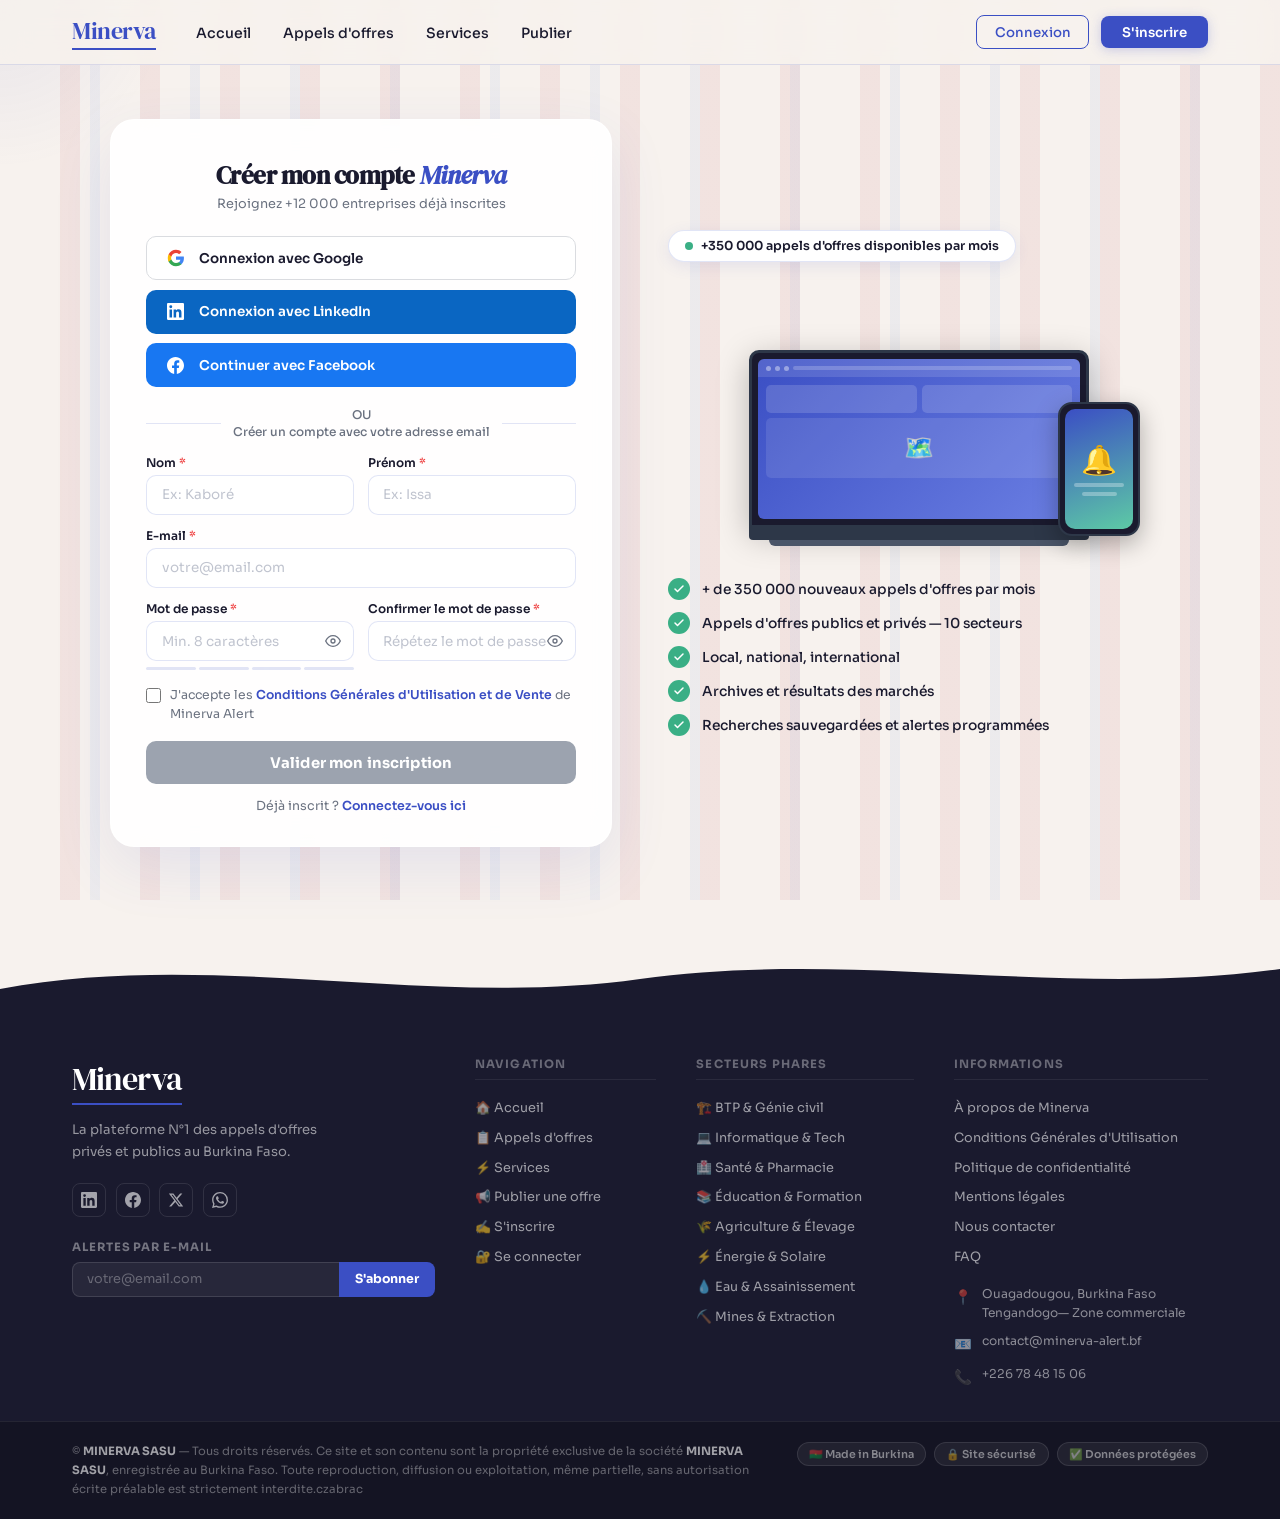
<file: minerva-inscription.html>
<!DOCTYPE html>
<html lang="fr">
<head>
<meta charset="UTF-8">
<meta name="viewport" content="width=device-width, initial-scale=1.0">
<title>Minerva — Inscription</title>
<link href="https://fonts.googleapis.com/css2?family=Sora:wght@300;400;500;600;700&family=DM+Serif+Display:ital@0;1&display=swap" rel="stylesheet">
<style>
  *, *::before, *::after { box-sizing: border-box; margin: 0; padding: 0; }

  :root {
    --primary: #3B4FC4;
    --primary-light: #6B7FE3;
    --primary-pale: #E8ECFB;
    --green: #3AAF85;
    --green-light: #5DCAA5;
    --bg: #F7F2EE;
    --surface: #FFFFFF;
    --text: #1A1A2E;
    --text-muted: #6B7280;
    --border: rgba(59,79,196,0.15);
    --stripe-pink: rgba(220,160,160,0.18);
    --stripe-blue: rgba(130,160,230,0.18);
    --red: #EF4444;
  }

  body { font-family: 'Sora', sans-serif; background: var(--bg); color: var(--text); min-height: 100vh; overflow-x: hidden; }

  /* stripes */
  .bg-stripes { position: fixed; inset: 0; z-index: 0; pointer-events: none; overflow: hidden; }
  .bg-stripes::before, .bg-stripes::after { content: ''; position: absolute; top: 0; bottom: 0; width: 100%; }
  .bg-stripes::before {
    background: repeating-linear-gradient(to right, transparent, transparent 60px, var(--stripe-pink) 60px, var(--stripe-pink) 80px);
    animation: shiftStripes 14s linear infinite;
  }
  .bg-stripes::after {
    background: repeating-linear-gradient(to right, transparent, transparent 90px, var(--stripe-blue) 90px, var(--stripe-blue) 100px);
    animation: shiftStripes 22s linear infinite reverse; opacity: 0.5;
  }
  @keyframes shiftStripes { from { transform: translateX(0); } to { transform: translateX(100px); } }

  .cursor-glow {
    position: fixed; width: 340px; height: 340px; border-radius: 50%;
    background: radial-gradient(circle, rgba(59,79,196,0.08) 0%, transparent 70%);
    pointer-events: none; z-index: 0; transform: translate(-50%,-50%); transition: transform 0.1s ease-out;
  }

  /* NAV */
  nav { position: sticky; top: 0; z-index: 100; background: rgba(247,242,238,0.85); backdrop-filter: blur(14px); border-bottom: 1px solid var(--border); }
  .nav-inner { display: flex; align-items: center; gap: 2.5rem; height: 64px; max-width: 1200px; margin: 0 auto; padding: 0 2rem; }
  .logo { font-family: 'DM Serif Display', serif; font-size: 1.5rem; color: var(--primary); text-decoration: none; letter-spacing: -0.02em; border-bottom: 2.5px solid var(--primary); padding-bottom: 1px; white-space: nowrap; }
  .nav-links { display: flex; gap: 2rem; list-style: none; }
  .nav-links a { font-size: 0.88rem; font-weight: 500; color: var(--text); text-decoration: none; transition: color 0.2s; }
  .nav-links a:hover { color: var(--primary); }
  .nav-right { margin-left: auto; display: flex; align-items: center; gap: 0.75rem; }
  .btn-outline { padding: 0.45rem 1.1rem; border: 1.5px solid var(--primary); border-radius: 8px; font-size: 0.83rem; font-weight: 500; color: var(--primary); background: transparent; cursor: pointer; text-decoration: none; transition: background 0.2s; }
  .btn-outline:hover { background: var(--primary-pale); }
  .btn-nav-primary { padding: 0.48rem 1.3rem; border: none; border-radius: 8px; font-size: 0.83rem; font-weight: 600; color: #fff; background: var(--primary); cursor: pointer; text-decoration: none; transition: background 0.2s, transform 0.15s; box-shadow: 0 2px 12px rgba(59,79,196,0.25); }
  .btn-nav-primary:hover { background: var(--primary-light); transform: translateY(-1px); }

  /* PAGE */
  .page {
    position: relative; z-index: 1;
    min-height: calc(100vh - 64px);
    display: flex; align-items: center; justify-content: center;
    padding: 3rem 1.5rem;
  }

  .page-inner {
    display: grid; grid-template-columns: 1fr 1fr;
    gap: 3.5rem; align-items: center;
    max-width: 1060px; width: 100%;
  }

  /* ── LEFT: FORM ── */
  .form-card {
    background: rgba(255,255,255,0.93);
    backdrop-filter: blur(20px);
    border: 1px solid rgba(255,255,255,0.8);
    border-radius: 24px;
    padding: 2.4rem 2.2rem 2rem;
    box-shadow: 0 20px 60px rgba(59,79,196,0.10);
    opacity: 0; transform: translateY(24px);
    animation: fadeUp 0.65s 0.1s forwards;
  }

  .form-title {
    font-family: 'DM Serif Display', serif;
    font-size: 1.55rem; letter-spacing: -0.02em;
    color: var(--text); margin-bottom: 0.25rem; text-align: center;
  }
  .form-title em { font-style: italic; color: var(--primary); }
  .form-sub { text-align: center; font-size: 0.8rem; color: var(--text-muted); margin-bottom: 1.5rem; }

  /* Social buttons */
  .social-btns { display: flex; flex-direction: column; gap: 0.6rem; margin-bottom: 1.25rem; }
  .social-btn {
    display: flex; align-items: center; gap: 0.75rem;
    padding: 0.62rem 1.1rem; border-radius: 10px;
    font-family: 'Sora', sans-serif; font-size: 0.84rem; font-weight: 600;
    cursor: pointer; transition: all 0.22s; border: 1.5px solid transparent;
  }
  .social-btn .icon { width: 22px; height: 22px; display: flex; align-items: center; justify-content: center; flex-shrink: 0; }
  .social-btn.google  { background: #fff; border-color: #DADCE0; color: var(--text); }
  .social-btn.google:hover  { background: #F8F9FA; box-shadow: 0 2px 10px rgba(0,0,0,0.1); }
  .social-btn.linkedin  { background: #0A66C2; color: #fff; }
  .social-btn.linkedin:hover  { background: #0857A7; transform: translateY(-1px); }
  .social-btn.facebook  { background: #1877F2; color: #fff; }
  .social-btn.facebook:hover  { background: #1461C7; transform: translateY(-1px); }

  /* Divider */
  .divider { display: flex; align-items: center; gap: 0.75rem; margin: 1rem 0 0.9rem; }
  .divider hr { flex: 1; border: none; border-top: 1px solid var(--border); }
  .divider span { font-size: 0.75rem; color: var(--text-muted); font-weight: 500; text-align: center; line-height: 1.4; }

  /* Form grid */
  .form-row { display: grid; grid-template-columns: 1fr 1fr; gap: 0.85rem; }
  .form-group { margin-bottom: 0.85rem; }
  .form-group label { display: block; font-size: 0.75rem; font-weight: 600; color: var(--text); margin-bottom: 0.3rem; }
  .form-group label span { color: var(--red); }
  .input-wrap { position: relative; }
  .input-wrap input {
    width: 100%; padding: 0.65rem 0.9rem;
    border: 1.5px solid var(--border); border-radius: 10px;
    font-family: 'Sora', sans-serif; font-size: 0.84rem; color: var(--text);
    background: var(--surface); outline: none;
    transition: border-color 0.2s, box-shadow 0.2s;
  }
  .input-wrap input::placeholder { color: #C0C4CF; }
  .input-wrap input:focus { border-color: var(--primary); box-shadow: 0 0 0 3px rgba(59,79,196,0.1); }
  .input-wrap input.error { border-color: var(--red); }
  .input-wrap input.valid { border-color: var(--green); }
  .pw-toggle { position: absolute; right: 0.8rem; top: 50%; transform: translateY(-50%); background: none; border: none; cursor: pointer; color: var(--text-muted); display: flex; align-items: center; transition: color 0.2s; }
  .pw-toggle:hover { color: var(--primary); }

  /* Password strength */
  .pw-strength { display: flex; gap: 3px; margin-top: 0.35rem; }
  .pw-bar { height: 3px; flex: 1; border-radius: 10px; background: var(--border); transition: background 0.3s; }
  .pw-label { font-size: 0.67rem; color: var(--text-muted); margin-top: 0.2rem; }

  .err-msg { font-size: 0.7rem; color: var(--red); margin-top: 0.25rem; display: none; }
  .err-msg.show { display: block; }

  /* CGU */
  .cgu-row { display: flex; align-items: flex-start; gap: 0.55rem; margin-bottom: 1.1rem; }
  .cgu-row input[type="checkbox"] { width: 15px; height: 15px; margin-top: 2px; accent-color: var(--primary); flex-shrink: 0; cursor: pointer; }
  .cgu-row label { font-size: 0.77rem; color: var(--text-muted); line-height: 1.5; cursor: pointer; }
  .cgu-row label a { color: var(--primary); font-weight: 600; text-decoration: none; }
  .cgu-row label a:hover { text-decoration: underline; }

  /* Submit */
  .btn-submit {
    width: 100%; padding: 0.8rem;
    border-radius: 10px; border: none;
    background: var(--green); color: #fff;
    font-family: 'Sora', sans-serif; font-size: 0.92rem; font-weight: 700;
    letter-spacing: 0.01em; cursor: pointer;
    transition: background 0.2s, transform 0.15s, box-shadow 0.2s;
    box-shadow: 0 4px 16px rgba(58,175,133,0.3);
  }
  .btn-submit:hover { background: var(--green-light); transform: translateY(-1px); box-shadow: 0 6px 22px rgba(58,175,133,0.38); }
  .btn-submit:active { transform: translateY(0); }
  .btn-submit:disabled { background: #9CA3AF; box-shadow: none; cursor: not-allowed; transform: none; }

  .login-link { text-align: center; font-size: 0.78rem; color: var(--text-muted); margin-top: 0.85rem; }
  .login-link a { color: var(--primary); font-weight: 600; text-decoration: none; }
  .login-link a:hover { text-decoration: underline; }

  /* ── RIGHT: SHOWCASE ── */
  .showcase {
    opacity: 0; transform: translateY(20px);
    animation: fadeUp 0.7s 0.3s forwards;
  }

  /* Device mockup */
  .devices {
    position: relative; margin-bottom: 2rem;
    height: 260px; display: flex; align-items: flex-end; justify-content: center;
  }

  /* Laptop */
  .laptop {
    position: absolute; bottom: 0; left: 50%; transform: translateX(-50%);
    width: 340px;
  }
  .laptop-screen {
    background: #1A1A2E; border-radius: 10px 10px 0 0;
    padding: 6px; border: 3px solid #2D3748;
    box-shadow: 0 8px 32px rgba(0,0,0,0.25);
  }
  .laptop-screen-inner {
    background: linear-gradient(135deg, #3B4FC4, #6B7FE3);
    border-radius: 6px; height: 160px; overflow: hidden; position: relative;
  }
  .laptop-base { height: 12px; background: #2D3748; border-radius: 0 0 4px 4px; }
  .laptop-foot { height: 6px; background: #4A5568; border-radius: 0 0 8px 8px; margin: 0 20px; }

  /* Screen content */
  .screen-nav { background: rgba(255,255,255,0.12); height: 18px; display: flex; align-items: center; padding: 0 8px; gap: 4px; }
  .screen-dot { width: 5px; height: 5px; border-radius: 50%; background: rgba(255,255,255,0.4); }
  .screen-bar { flex: 1; height: 4px; background: rgba(255,255,255,0.2); border-radius: 10px; }
  .screen-body { padding: 8px; display: grid; grid-template-columns: 1fr 1fr; gap: 5px; }
  .screen-card { background: rgba(255,255,255,0.15); border-radius: 5px; height: 28px; }
  .screen-map { background: rgba(255,255,255,0.1); border-radius: 5px; height: 60px; grid-column: 1/-1; position: relative; overflow: hidden; }
  .screen-map::after { content: '🗺️'; position: absolute; top: 50%; left: 50%; transform: translate(-50%,-50%); font-size: 1.5rem; }

  /* Phone */
  .phone {
    position: absolute; bottom: 10px; right: 30px;
    width: 82px;
    background: #1A1A2E; border-radius: 14px; padding: 5px;
    border: 2px solid #2D3748;
    box-shadow: 0 8px 24px rgba(0,0,0,0.3);
    animation: floatPhone 3.5s ease-in-out infinite;
  }
  .phone-screen { background: linear-gradient(160deg, #3B4FC4, #5DCAA5); border-radius: 10px; height: 120px; overflow: hidden; position: relative; display: flex; flex-direction: column; align-items: center; justify-content: center; gap: 5px; }
  .phone-bell { font-size: 1.8rem; animation: bellRing 2s ease-in-out infinite; }
  .phone-line { width: 50px; height: 4px; background: rgba(255,255,255,0.3); border-radius: 10px; }
  .phone-line.short { width: 35px; }

  @keyframes floatPhone {
    0%, 100% { transform: translateY(0); }
    50% { transform: translateY(-10px); }
  }
  @keyframes bellRing {
    0%, 100% { transform: rotate(0deg); }
    10% { transform: rotate(-15deg); }
    20% { transform: rotate(15deg); }
    30% { transform: rotate(-10deg); }
    40% { transform: rotate(10deg); }
    50% { transform: rotate(0deg); }
  }

  /* Features list */
  .features { display: flex; flex-direction: column; gap: 0.75rem; }
  .feature-item {
    display: flex; align-items: center; gap: 0.75rem;
    opacity: 0; transform: translateX(16px);
  }
  .feature-item:nth-child(1) { animation: fadeLeft 0.5s 0.6s forwards; }
  .feature-item:nth-child(2) { animation: fadeLeft 0.5s 0.72s forwards; }
  .feature-item:nth-child(3) { animation: fadeLeft 0.5s 0.84s forwards; }
  .feature-item:nth-child(4) { animation: fadeLeft 0.5s 0.96s forwards; }
  .feature-item:nth-child(5) { animation: fadeLeft 0.5s 1.08s forwards; }

  .feature-check {
    width: 22px; height: 22px; border-radius: 50%;
    background: var(--green); display: flex; align-items: center; justify-content: center;
    flex-shrink: 0;
  }
  .feature-check svg { width: 12px; height: 12px; }
  .feature-text { font-size: 0.86rem; font-weight: 500; color: var(--text); }

  /* Floating stat pill */
  .stat-pill {
    display: inline-flex; align-items: center; gap: 0.5rem;
    background: var(--surface); border: 1px solid var(--border);
    border-radius: 100px; padding: 0.45rem 1rem;
    font-size: 0.78rem; font-weight: 600; color: var(--text);
    box-shadow: 0 4px 16px rgba(59,79,196,0.1);
    margin-bottom: 1.5rem;
    opacity: 0; animation: fadeUp 0.5s 0.45s forwards;
  }
  .stat-pill .dot { width: 8px; height: 8px; border-radius: 50%; background: var(--green); animation: pulse 1.5s ease-in-out infinite; }
  @keyframes pulse { 0%,100% { opacity:1; transform:scale(1); } 50% { opacity:0.5; transform:scale(1.3); } }

  /* Success overlay */
  .success-overlay {
    position: fixed; inset: 0; z-index: 500;
    background: rgba(26,26,46,0.55); backdrop-filter: blur(6px);
    display: none; align-items: center; justify-content: center;
  }
  .success-overlay.show { display: flex; }
  .success-box {
    background: var(--surface); border-radius: 20px; padding: 2.5rem;
    text-align: center; max-width: 380px; width: 90%;
    box-shadow: 0 20px 60px rgba(0,0,0,0.2);
    animation: popIn 0.4s cubic-bezier(0.34,1.56,0.64,1) forwards;
  }
  .success-icon { font-size: 3.5rem; margin-bottom: 1rem; }
  .success-box h2 { font-family: 'DM Serif Display', serif; font-size: 1.6rem; margin-bottom: 0.5rem; }
  .success-box h2 em { font-style: italic; color: var(--green); }
  .success-box p { font-size: 0.85rem; color: var(--text-muted); line-height: 1.6; margin-bottom: 1.5rem; }
  .btn-go { padding: 0.7rem 2rem; border-radius: 10px; border: none; background: var(--primary); color: #fff; font-family: 'Sora', sans-serif; font-size: 0.9rem; font-weight: 600; cursor: pointer; transition: background 0.2s; }
  .btn-go:hover { background: var(--primary-light); }

  @keyframes fadeUp { to { opacity:1; transform:translateY(0); } }
  @keyframes fadeLeft { to { opacity:1; transform:translateX(0); } }
  @keyframes popIn { from { opacity:0; transform:scale(0.8); } to { opacity:1; transform:scale(1); } }
  @keyframes shake { 0%,100%{transform:translateX(0)} 20%{transform:translateX(-6px)} 40%{transform:translateX(6px)} 60%{transform:translateX(-4px)} 80%{transform:translateX(4px)} }
  .shake { animation: shake 0.4s ease; }

  @media (max-width: 860px) {
    .page-inner { grid-template-columns: 1fr; max-width: 520px; }
    .showcase { order: -1; }
    .devices { height: 180px; }
    .laptop { width: 260px; }
    .laptop-screen-inner { height: 120px; }
    .phone { width: 64px; right: 10px; }
    .phone-screen { height: 90px; }
  }
  @media (max-width: 480px) {
    .form-row { grid-template-columns: 1fr; }
    .form-card { padding: 1.8rem 1.4rem 1.5rem; }
  }

  

/* ── Footer base ── */
.minerva-footer {
  position: relative;
  margin-top: 3rem;
  font-family: 'Sora', sans-serif;
}
 
/* Vague SVG de transition */
.footer-wave {
  display: block;
  line-height: 0;
  overflow: hidden;
}
.footer-wave svg {
  display: block;
  width: 100%;
  height: 60px;
}
 
/* Corps du footer */
.footer-body {
  background: #1A1A2E;
  color: rgba(255,255,255,0.75);
}
 
.footer-inner {
  max-width: 1200px;
  margin: 0 auto;
  padding: 3rem 2rem 2rem;
  display: grid;
  grid-template-columns: 2fr 1fr 1.2fr 1.4fr;
  gap: 2.5rem;
}
 
/* Brand column */
.footer-logo {
  font-family: 'DM Serif Display', serif;
  font-size: 2rem;
  color: #ffffff;
  letter-spacing: -0.03em;
  border-bottom: 2.5px solid #3B4FC4;
  display: inline-block;
  padding-bottom: 2px;
  margin-bottom: 0.85rem;
}
 
.footer-tagline {
  font-size: 0.82rem;
  color: rgba(255,255,255,0.55);
  line-height: 1.7;
  margin-bottom: 1.25rem;
}
 
/* Social icons */
.footer-socials {
  display: flex;
  gap: 0.6rem;
  margin-bottom: 1.4rem;
}
.fsocial {
  width: 34px; height: 34px;
  border-radius: 8px;
  border: 1px solid rgba(255,255,255,0.1);
  display: flex; align-items: center; justify-content: center;
  color: rgba(255,255,255,0.6);
  text-decoration: none;
  transition: all 0.22s;
}
.fsocial:hover {
  background: #3B4FC4;
  border-color: #3B4FC4;
  color: #fff;
  transform: translateY(-2px);
}
 
/* Newsletter */
.fnl-label {
  font-size: 0.72rem;
  font-weight: 700;
  letter-spacing: 0.08em;
  text-transform: uppercase;
  color: rgba(255,255,255,0.4);
  margin-bottom: 0.5rem;
}
.fnl-wrap {
  display: flex;
  gap: 0;
}
.fnl-input {
  flex: 1;
  padding: 0.55rem 0.85rem;
  border: 1px solid rgba(255,255,255,0.12);
  border-right: none;
  border-radius: 8px 0 0 8px;
  background: rgba(255,255,255,0.06);
  color: #fff;
  font-family: 'Sora', sans-serif;
  font-size: 0.8rem;
  outline: none;
  transition: border-color 0.2s;
}
.fnl-input::placeholder { color: rgba(255,255,255,0.3); }
.fnl-input:focus { border-color: #3B4FC4; }
.fnl-btn {
  padding: 0.55rem 1rem;
  border-radius: 0 8px 8px 0;
  border: none;
  background: #3B4FC4;
  color: #fff;
  font-family: 'Sora', sans-serif;
  font-size: 0.78rem;
  font-weight: 700;
  cursor: pointer;
  white-space: nowrap;
  transition: background 0.2s;
}
.fnl-btn:hover { background: #6B7FE3; }
 
/* Column titles */
.footer-col-title {
  font-size: 0.72rem;
  font-weight: 700;
  letter-spacing: 0.1em;
  text-transform: uppercase;
  color: rgba(255,255,255,0.35);
  margin-bottom: 1rem;
  padding-bottom: 0.5rem;
  border-bottom: 1px solid rgba(255,255,255,0.07);
}
 
/* Links */
.footer-links {
  list-style: none;
  display: flex;
  flex-direction: column;
  gap: 0.55rem;
}
.footer-links a {
  font-size: 0.8rem;
  color: rgba(255,255,255,0.58);
  text-decoration: none;
  transition: color 0.2s, padding-left 0.2s;
  display: inline-block;
}
.footer-links a:hover {
  color: #ffffff;
  padding-left: 4px;
}
 
/* Contact block */
.footer-contact {
  margin-top: 1.2rem;
  display: flex;
  flex-direction: column;
  gap: 0.6rem;
}
.fcontact-item {
  display: flex;
  align-items: flex-start;
  gap: 0.6rem;
  font-size: 0.76rem;
  color: rgba(255,255,255,0.5);
  line-height: 1.55;
}
.fcontact-icon { flex-shrink: 0; font-size: 0.9rem; margin-top: 1px; }
 
/* Bottom bar */
.footer-bottom {
  border-top: 1px solid rgba(255,255,255,0.07);
  background: rgba(0,0,0,0.25);
}
.footer-bottom-inner {
  max-width: 1200px;
  margin: 0 auto;
  padding: 1.25rem 2rem;
  display: flex;
  align-items: flex-start;
  justify-content: space-between;
  gap: 1.5rem;
  flex-wrap: wrap;
}
.footer-copy {
  font-size: 0.72rem;
  color: rgba(255,255,255,0.35);
  line-height: 1.65;
  max-width: 680px;
}
.footer-copy strong { color: rgba(255,255,255,0.6); }
 
/* Badges */
.footer-badges {
  display: flex;
  gap: 0.5rem;
  flex-wrap: wrap;
  flex-shrink: 0;
}
.fbadge {
  font-size: 0.68rem;
  font-weight: 600;
  color: rgba(255,255,255,0.45);
  background: rgba(255,255,255,0.06);
  border: 1px solid rgba(255,255,255,0.1);
  padding: 0.25rem 0.7rem;
  border-radius: 100px;
  white-space: nowrap;
}
 
/* ── Responsive ── */
@media (max-width: 1000px) {
  .footer-inner { grid-template-columns: 1fr 1fr; gap: 2rem; }
  .footer-brand { grid-column: 1 / -1; }
}
@media (max-width: 580px) {
  .footer-inner { grid-template-columns: 1fr; padding: 2rem 1.5rem 1.5rem; }
  .footer-bottom-inner { flex-direction: column; gap: 0.85rem; }
  .footer-badges { justify-content: flex-start; }
}
</style>
<link rel="stylesheet" href="minerva-shared.css">
<link rel="manifest" href="manifest.webmanifest">
<meta name="theme-color" content="#3B4FC4">
<meta name="description" content="Minerva — veille et appels d'offres privés et publics au Burkina Faso et en Afrique de l'Ouest.">
<meta name="apple-mobile-web-app-capable" content="yes">
<meta name="apple-mobile-web-app-title" content="Minerva">
<link rel="apple-touch-icon" href="icons/icon-192.png">
<link rel="icon" type="image/png" sizes="192x192" href="icons/icon-192.png">
<script defer src="pwa-register.js"></script>
</head>
<body>

<div class="cursor-glow" id="glow"></div>
<div class="bg-stripes"></div>

<!-- NAV -->
<nav>
  <div class="nav-inner">
    <a href="minerva.html" class="logo">Minerva</a>
    <ul class="nav-links">
      <li><a href="index.html">Accueil</a></li>
      <li><a href="minerva-appels.html">Appels d'offres</a></li>
      <li><a href="minerva-services.html">Services</a></li>
      <li><a href="minerva-publier.html">Publier</a></li>
    </ul>
    <div class="nav-right">
      <a href="minerva-connexion.html" class="btn-outline">Connexion</a>
      <a href="minerva-inscription.html" class="btn-nav-primary">S'inscrire</a>
    </div>
  </div>
</nav>

<!-- PAGE -->
<div class="page">
  <div class="page-inner">

    <!-- ── LEFT: FORM ── -->
    <div class="form-card">
      <h1 class="form-title">Créer mon compte <em>Minerva</em></h1>
      <p class="form-sub">Rejoignez +12 000 entreprises déjà inscrites</p>

      <!-- Social -->
      <div class="social-btns">
        <button class="social-btn google" onclick="socialSignup('Google')">
          <span class="icon">
            <svg width="18" height="18" viewBox="0 0 24 24"><path d="M22.56 12.25c0-.78-.07-1.53-.2-2.25H12v4.26h5.92c-.26 1.37-1.04 2.53-2.21 3.31v2.77h3.57c2.08-1.92 3.28-4.74 3.28-8.09z" fill="#4285F4"/><path d="M12 23c2.97 0 5.46-.98 7.28-2.66l-3.57-2.77c-.98.66-2.23 1.06-3.71 1.06-2.86 0-5.29-1.93-6.16-4.53H2.18v2.84C3.99 20.53 7.7 23 12 23z" fill="#34A853"/><path d="M5.84 14.09c-.22-.66-.35-1.36-.35-2.09s.13-1.43.35-2.09V7.07H2.18C1.43 8.55 1 10.22 1 12s.43 3.45 1.18 4.93l3.66-2.84z" fill="#FBBC05"/><path d="M12 5.38c1.62 0 3.06.56 4.21 1.64l3.15-3.15C17.45 2.09 14.97 1 12 1 7.7 1 3.99 3.47 2.18 7.07l3.66 2.84c.87-2.6 3.3-4.53 6.16-4.53z" fill="#EA4335"/></svg>
          </span>
          Connexion avec Google
        </button>
        <button class="social-btn linkedin" onclick="socialSignup('LinkedIn')">
          <span class="icon">
            <svg width="17" height="17" viewBox="0 0 24 24" fill="#fff"><path d="M20.447 20.452h-3.554v-5.569c0-1.328-.027-3.037-1.852-3.037-1.853 0-2.136 1.445-2.136 2.939v5.667H9.351V9h3.414v1.561h.046c.477-.9 1.637-1.85 3.37-1.85 3.601 0 4.267 2.37 4.267 5.455v6.286zM5.337 7.433a2.062 2.062 0 01-2.063-2.065 2.064 2.064 0 112.063 2.065zm1.782 13.019H3.555V9h3.564v11.452zM22.225 0H1.771C.792 0 0 .774 0 1.729v20.542C0 23.227.792 24 1.771 24h20.451C23.2 24 24 23.227 24 22.271V1.729C24 .774 23.2 0 22.222 0h.003z"/></svg>
          </span>
          Connexion avec LinkedIn
        </button>
        <button class="social-btn facebook" onclick="socialSignup('Facebook')">
          <span class="icon">
            <svg width="17" height="17" viewBox="0 0 24 24" fill="#fff"><path d="M24 12.073c0-6.627-5.373-12-12-12s-12 5.373-12 12c0 5.99 4.388 10.954 10.125 11.854v-8.385H7.078v-3.47h3.047V9.43c0-3.007 1.792-4.669 4.533-4.669 1.312 0 2.686.235 2.686.235v2.953H15.83c-1.491 0-1.956.925-1.956 1.874v2.25h3.328l-.532 3.47h-2.796v8.385C19.612 23.027 24 18.062 24 12.073z"/></svg>
          </span>
          Continuer avec Facebook
        </button>
      </div>

      <!-- Divider -->
      <div class="divider">
        <hr><span>OU<br>Créer un compte avec votre adresse email</span><hr>
      </div>

      <!-- Form -->
      <div class="form-row">
        <div class="form-group">
          <label>Nom <span>*</span></label>
          <div class="input-wrap"><input type="text" id="nom" placeholder="Ex: Kaboré" /></div>
          <div class="err-msg" id="nomErr">Nom requis.</div>
        </div>
        <div class="form-group">
          <label>Prénom <span>*</span></label>
          <div class="input-wrap"><input type="text" id="prenom" placeholder="Ex: Issa" /></div>
          <div class="err-msg" id="prenomErr">Prénom requis.</div>
        </div>
      </div>

      <div class="form-group">
        <label>E-mail <span>*</span></label>
        <div class="input-wrap"><input type="email" id="email" placeholder="votre@email.com" oninput="validateEmail()" /></div>
        <div class="err-msg" id="emailErr">Adresse e-mail invalide.</div>
      </div>

      <div class="form-row">
        <div class="form-group">
          <label>Mot de passe <span>*</span></label>
          <div class="input-wrap">
            <input type="password" id="password" placeholder="Min. 8 caractères" oninput="checkStrength()" />
            <button class="pw-toggle" type="button" onclick="togglePw('password','eye1')">
              <svg id="eye1" width="16" height="16" viewBox="0 0 24 24" fill="none" stroke="currentColor" stroke-width="2" stroke-linecap="round" stroke-linejoin="round"><path d="M1 12s4-8 11-8 11 8 11 8-4 8-11 8-11-8-11-8z"/><circle cx="12" cy="12" r="3"/></svg>
            </button>
          </div>
          <div class="pw-strength" id="pwStrength">
            <div class="pw-bar" id="bar1"></div>
            <div class="pw-bar" id="bar2"></div>
            <div class="pw-bar" id="bar3"></div>
            <div class="pw-bar" id="bar4"></div>
          </div>
          <div class="pw-label" id="pwLabel"></div>
          <div class="err-msg" id="pwErr">Mot de passe trop court (min. 8 car.).</div>
        </div>
        <div class="form-group">
          <label>Confirmer le mot de passe <span>*</span></label>
          <div class="input-wrap">
            <input type="password" id="confirm" placeholder="Répétez le mot de passe" oninput="checkConfirm()" />
            <button class="pw-toggle" type="button" onclick="togglePw('confirm','eye2')">
              <svg id="eye2" width="16" height="16" viewBox="0 0 24 24" fill="none" stroke="currentColor" stroke-width="2" stroke-linecap="round" stroke-linejoin="round"><path d="M1 12s4-8 11-8 11 8 11 8-4 8-11 8-11-8-11-8z"/><circle cx="12" cy="12" r="3"/></svg>
            </button>
          </div>
          <div class="err-msg" id="confirmErr">Les mots de passe ne correspondent pas.</div>
        </div>
      </div>

      <!-- CGU -->
      <div class="cgu-row">
        <input type="checkbox" id="cgu" onchange="toggleSubmit()" />
        <label for="cgu">J'accepte les <a href="#">Conditions Générales d'Utilisation et de Vente</a> de Minerva Alert</label>
      </div>

      <button class="btn-submit" id="submitBtn" disabled onclick="handleSubmit()">Valider mon inscription</button>

      <p class="login-link">Déjà inscrit ? <a href="minerva-connexion.html">Connectez-vous ici</a></p>
    </div>

    <!-- ── RIGHT: SHOWCASE ── -->
    <div class="showcase">

      <div class="stat-pill">
        <div class="dot"></div>
        +350 000 appels d'offres disponibles par mois
      </div>

      <!-- Device mockup -->
      <div class="devices">
        <!-- Laptop -->
        <div class="laptop">
          <div class="laptop-screen">
            <div class="laptop-screen-inner">
              <div class="screen-nav">
                <div class="screen-dot"></div>
                <div class="screen-dot"></div>
                <div class="screen-dot"></div>
                <div class="screen-bar"></div>
              </div>
              <div class="screen-body">
                <div class="screen-card"></div>
                <div class="screen-card"></div>
                <div class="screen-map"></div>
              </div>
            </div>
          </div>
          <div class="laptop-base"></div>
          <div class="laptop-foot"></div>
        </div>

        <!-- Phone -->
        <div class="phone">
          <div class="phone-screen">
            <div class="phone-bell">🔔</div>
            <div class="phone-line"></div>
            <div class="phone-line short"></div>
          </div>
        </div>
      </div>

      <!-- Features -->
      <div class="features">
        <div class="feature-item">
          <div class="feature-check"><svg viewBox="0 0 24 24" fill="none" stroke="#fff" stroke-width="3" stroke-linecap="round" stroke-linejoin="round"><polyline points="20 6 9 17 4 12"/></svg></div>
          <span class="feature-text">+ de 350 000 nouveaux appels d'offres par mois</span>
        </div>
        <div class="feature-item">
          <div class="feature-check"><svg viewBox="0 0 24 24" fill="none" stroke="#fff" stroke-width="3" stroke-linecap="round" stroke-linejoin="round"><polyline points="20 6 9 17 4 12"/></svg></div>
          <span class="feature-text">Appels d'offres publics et privés — 10 secteurs</span>
        </div>
        <div class="feature-item">
          <div class="feature-check"><svg viewBox="0 0 24 24" fill="none" stroke="#fff" stroke-width="3" stroke-linecap="round" stroke-linejoin="round"><polyline points="20 6 9 17 4 12"/></svg></div>
          <span class="feature-text">Local, national, international</span>
        </div>
        <div class="feature-item">
          <div class="feature-check"><svg viewBox="0 0 24 24" fill="none" stroke="#fff" stroke-width="3" stroke-linecap="round" stroke-linejoin="round"><polyline points="20 6 9 17 4 12"/></svg></div>
          <span class="feature-text">Archives et résultats des marchés</span>
        </div>
        <div class="feature-item">
          <div class="feature-check"><svg viewBox="0 0 24 24" fill="none" stroke="#fff" stroke-width="3" stroke-linecap="round" stroke-linejoin="round"><polyline points="20 6 9 17 4 12"/></svg></div>
          <span class="feature-text">Recherches sauvegardées et alertes programmées</span>
        </div>
      </div>
    </div>

  </div>
</div>

<!-- SUCCESS OVERLAY -->
<div class="success-overlay" id="successOverlay">
  <div class="success-box">
    <div class="success-icon">🎉</div>
    <h2>Bienvenue sur <em>Minerva !</em></h2>
    <p>Votre compte a été créé avec succès. Vous allez recevoir un e-mail de confirmation. Accédez dès maintenant aux appels d'offres.</p>
    <button class="btn-go" onclick="window.location.href='minerva-appels.html'">Découvrir les appels d'offres →</button>
  </div>
</div>

<script>
  // Cursor glow
  const glow = document.getElementById('glow');
  document.addEventListener('mousemove', e => {
    glow.style.transform = `translate(${e.clientX-170}px, ${e.clientY-170}px)`;
  });

  // Toggle password visibility
  const eyeOpen  = '<path d="M1 12s4-8 11-8 11 8 11 8-4 8-11 8-11-8-11-8z"/><circle cx="12" cy="12" r="3"/>';
  const eyeClosed = '<path d="M17.94 17.94A10.07 10.07 0 0112 20c-7 0-11-8-11-8a18.45 18.45 0 015.06-5.94M9.9 4.24A9.12 9.12 0 0112 4c7 0 11 8 11 8a18.5 18.5 0 01-2.16 3.19m-6.72-1.07a3 3 0 11-4.24-4.24"/><line x1="1" y1="1" x2="23" y2="23"/>';
  const visible = {};
  function togglePw(id, eyeId) {
    visible[id] = !visible[id];
    document.getElementById(id).type = visible[id] ? 'text' : 'password';
    document.getElementById(eyeId).innerHTML = visible[id] ? eyeClosed : eyeOpen;
  }

  // Password strength
  function checkStrength() {
    const val = document.getElementById('password').value;
    const bars = [document.getElementById('bar1'), document.getElementById('bar2'), document.getElementById('bar3'), document.getElementById('bar4')];
    const label = document.getElementById('pwLabel');
    bars.forEach(b => b.style.background = 'var(--border)');

    let score = 0;
    if (val.length >= 8) score++;
    if (/[A-Z]/.test(val)) score++;
    if (/[0-9]/.test(val)) score++;
    if (/[^A-Za-z0-9]/.test(val)) score++;

    const colors = ['#EF4444','#F59E0B','#3B82F6','#3AAF85'];
    const labels = ['Très faible','Moyen','Fort','Très fort'];
    for (let i = 0; i < score; i++) bars[i].style.background = colors[score-1];
    label.textContent = val.length ? labels[score-1] || '' : '';
    label.style.color = colors[score-1] || 'var(--text-muted)';
    checkConfirm();
  }

  // Email validation
  function validateEmail() {
    const val = document.getElementById('email').value;
    const re  = /^[^\s@]+@[^\s@]+\.[^\s@]+$/;
    const inp = document.getElementById('email');
    if (val.length > 3) { inp.classList.toggle('valid', re.test(val)); inp.classList.toggle('error', !re.test(val)); }
  }

  // Confirm password
  function checkConfirm() {
    const pw  = document.getElementById('password').value;
    const con = document.getElementById('confirm').value;
    const inp = document.getElementById('confirm');
    if (con.length > 0) {
      inp.classList.toggle('valid', pw === con);
      inp.classList.toggle('error', pw !== con);
    }
  }

  // Enable/disable submit
  function toggleSubmit() {
    document.getElementById('submitBtn').disabled = !document.getElementById('cgu').checked;
  }

  // Validation helpers
  function setErr(id, errId, show) {
    const inp = document.getElementById(id);
    const err = document.getElementById(errId);
    inp.classList.toggle('error', show);
    err.classList.toggle('show', show);
    return show;
  }

  // Submit
  function handleSubmit() {
    const nom    = document.getElementById('nom').value.trim();
    const prenom = document.getElementById('prenom').value.trim();
    const email  = document.getElementById('email').value.trim();
    const pw     = document.getElementById('password').value;
    const con    = document.getElementById('confirm').value;
    const re     = /^[^\s@]+@[^\s@]+\.[^\s@]+$/;

    let hasErr = false;
    if (!nom)          hasErr = setErr('nom','nomErr',true)       || hasErr;
    else               setErr('nom','nomErr',false);
    if (!prenom)       hasErr = setErr('prenom','prenomErr',true)  || hasErr;
    else               setErr('prenom','prenomErr',false);
    if (!re.test(email)) hasErr = setErr('email','emailErr',true)  || hasErr;
    else               setErr('email','emailErr',false);
    if (pw.length < 8) hasErr = setErr('password','pwErr',true)   || hasErr;
    else               setErr('password','pwErr',false);
    if (pw !== con)    hasErr = setErr('confirm','confirmErr',true)|| hasErr;
    else               setErr('confirm','confirmErr',false);

    if (hasErr) {
      document.querySelector('.form-card').classList.add('shake');
      setTimeout(() => document.querySelector('.form-card').classList.remove('shake'), 450);
      return;
    }
    document.getElementById('successOverlay').classList.add('show');
    setTimeout(() => { window.location.href = 'minerva-dashboard.html'; }, 2000);
  }

  // Social signup shortcut
  function socialSignup(provider) {
    document.getElementById('successOverlay').classList.add('show');
    setTimeout(() => { window.location.href = 'minerva-dashboard.html'; }, 2000);
  }

  // Enter key
  document.addEventListener('keydown', e => {
    if (e.key === 'Enter' && document.getElementById('cgu').checked) handleSubmit();
  });

  
  // Année dynamique dans le copyright
  document.getElementById('footerYear').textContent = new Date().getFullYear();
 
  // Abonnement newsletter (simulation)
  function subscribeNL(btn) {
    const input = btn.previousElementSibling;
    const re = /^[^\s@]+@[^\s@]+\.[^\s@]+$/;
    if (!re.test(input.value.trim())) {
      input.style.borderColor = '#EF4444';
      input.placeholder = 'E-mail invalide…';
      setTimeout(() => { input.style.borderColor = ''; input.placeholder = 'votre@email.com'; }, 2000);
      return;
    }
    btn.textContent = '✓ Abonné !';
    btn.style.background = '#3AAF85';
    btn.disabled = true;
    input.value = '';
    input.placeholder = 'Merci pour votre inscription !';
  }
</script>
<!-- ============================================================
     MINERVA ALERT — FOOTER UNIVERSEL
     À coller juste avant </body> sur chaque page du site
     ============================================================ -->
 
<footer class="minerva-footer">
 
  <!-- Vague décorative -->
  <div class="footer-wave">
    <svg viewBox="0 0 1440 60" preserveAspectRatio="none" xmlns="http://www.w3.org/2000/svg">
      <path d="M0,40 C240,0 480,60 720,30 C960,0 1200,50 1440,20 L1440,60 L0,60 Z" fill="#1A1A2E"/>
    </svg>
  </div>
 
  <div class="footer-body">
    <div class="footer-inner">
 
      <!-- COL 1 : Brand -->
      <div class="footer-col footer-brand">
        <div class="footer-logo">Minerva</div>
        <p class="footer-tagline">La plateforme N°1 des appels d'offres<br>privés et publics au Burkina Faso.</p>
        <div class="footer-socials">
          <a href="#" class="fsocial" title="LinkedIn" aria-label="LinkedIn">
            <svg width="16" height="16" viewBox="0 0 24 24" fill="currentColor"><path d="M20.447 20.452h-3.554v-5.569c0-1.328-.027-3.037-1.852-3.037-1.853 0-2.136 1.445-2.136 2.939v5.667H9.351V9h3.414v1.561h.046c.477-.9 1.637-1.85 3.37-1.85 3.601 0 4.267 2.37 4.267 5.455v6.286zM5.337 7.433a2.062 2.062 0 01-2.063-2.065 2.064 2.064 0 112.063 2.065zm1.782 13.019H3.555V9h3.564v11.452zM22.225 0H1.771C.792 0 0 .774 0 1.729v20.542C0 23.227.792 24 1.771 24h20.451C23.2 24 24 23.227 24 22.271V1.729C24 .774 23.2 0 22.222 0h.003z"/></svg>
          </a>
          <a href="#" class="fsocial" title="Facebook" aria-label="Facebook">
            <svg width="16" height="16" viewBox="0 0 24 24" fill="currentColor"><path d="M24 12.073c0-6.627-5.373-12-12-12s-12 5.373-12 12c0 5.99 4.388 10.954 10.125 11.854v-8.385H7.078v-3.47h3.047V9.43c0-3.007 1.792-4.669 4.533-4.669 1.312 0 2.686.235 2.686.235v2.953H15.83c-1.491 0-1.956.925-1.956 1.874v2.25h3.328l-.532 3.47h-2.796v8.385C19.612 23.027 24 18.062 24 12.073z"/></svg>
          </a>
          <a href="#" class="fsocial" title="Twitter / X" aria-label="Twitter">
            <svg width="16" height="16" viewBox="0 0 24 24" fill="currentColor"><path d="M18.244 2.25h3.308l-7.227 8.26 8.502 11.24H16.17l-5.214-6.817L4.99 21.75H1.68l7.73-8.835L1.254 2.25H8.08l4.713 6.231zm-1.161 17.52h1.833L7.084 4.126H5.117z"/></svg>
          </a>
          <a href="#" class="fsocial" title="WhatsApp" aria-label="WhatsApp">
            <svg width="16" height="16" viewBox="0 0 24 24" fill="currentColor"><path d="M17.472 14.382c-.297-.149-1.758-.867-2.03-.967-.273-.099-.471-.148-.67.15-.197.297-.767.966-.94 1.164-.173.199-.347.223-.644.075-.297-.15-1.255-.463-2.39-1.475-.883-.788-1.48-1.761-1.653-2.059-.173-.297-.018-.458.13-.606.134-.133.298-.347.446-.52.149-.174.198-.298.298-.497.099-.198.05-.371-.025-.52-.075-.149-.669-1.612-.916-2.207-.242-.579-.487-.5-.669-.51-.173-.008-.371-.01-.57-.01-.198 0-.52.074-.792.372-.272.297-1.04 1.016-1.04 2.479 0 1.462 1.065 2.875 1.213 3.074.149.198 2.096 3.2 5.077 4.487.709.306 1.262.489 1.694.625.712.227 1.36.195 1.871.118.571-.085 1.758-.719 2.006-1.413.248-.694.248-1.289.173-1.413-.074-.124-.272-.198-.57-.347m-5.421 7.403h-.004a9.87 9.87 0 01-5.031-1.378l-.361-.214-3.741.982.998-3.648-.235-.374a9.86 9.86 0 01-1.51-5.26c.001-5.45 4.436-9.884 9.888-9.884 2.64 0 5.122 1.03 6.988 2.898a9.825 9.825 0 012.893 6.994c-.003 5.45-4.437 9.884-9.885 9.884m8.413-18.297A11.815 11.815 0 0012.05 0C5.495 0 .16 5.335.157 11.892c0 2.096.547 4.142 1.588 5.945L.057 24l6.305-1.654a11.882 11.882 0 005.683 1.448h.005c6.554 0 11.89-5.335 11.893-11.893a11.821 11.821 0 00-3.48-8.413z"/></svg>
          </a>
        </div>
        <!-- Newsletter mini -->
        <div class="footer-newsletter">
          <p class="fnl-label">Alertes par e-mail</p>
          <div class="fnl-wrap">
            <input type="email" class="fnl-input" placeholder="votre@email.com" />
            <button class="fnl-btn" onclick="subscribeNL(this)">S'abonner</button>
          </div>
        </div>
      </div>
 
      <!-- COL 2 : Navigation -->
      <div class="footer-col">
        <div class="footer-col-title">Navigation</div>
        <ul class="footer-links">
          <li><a href="index.html">🏠 Accueil</a></li>
          <li><a href="minerva-appels.html">📋 Appels d'offres</a></li>
          <li><a href="minerva-services.html">⚡ Services</a></li>
          <li><a href="minerva-publier.html">📢 Publier une offre</a></li>
          <li><a href="minerva-inscription.html">✍️ S'inscrire</a></li>
          <li><a href="minerva-connexion.html">🔐 Se connecter</a></li>
        </ul>
      </div>
 
      <!-- COL 3 : Secteurs -->
      <div class="footer-col">
        <div class="footer-col-title">Secteurs phares</div>
        <ul class="footer-links">
          <li><a href="minerva-appels.html">🏗️ BTP & Génie civil</a></li>
          <li><a href="minerva-appels.html">💻 Informatique & Tech</a></li>
          <li><a href="minerva-appels.html">🏥 Santé & Pharmacie</a></li>
          <li><a href="minerva-appels.html">📚 Éducation & Formation</a></li>
          <li><a href="minerva-appels.html">🌾 Agriculture & Élevage</a></li>
          <li><a href="minerva-appels.html">⚡ Énergie & Solaire</a></li>
          <li><a href="minerva-appels.html">💧 Eau & Assainissement</a></li>
          <li><a href="minerva-appels.html">⛏️ Mines & Extraction</a></li>
        </ul>
      </div>
 
      <!-- COL 4 : Informations -->
      <div class="footer-col">
        <div class="footer-col-title">Informations</div>
        <ul class="footer-links">
          <li><a href="minerva-apropos.html">À propos de Minerva</a></li>
          <li><a href="#">Conditions Générales d'Utilisation</a></li>
          <li><a href="#">Politique de confidentialité</a></li>
          <li><a href="#">Mentions légales</a></li>
          <li><a href="#">Nous contacter</a></li>
          <li><a href="#">FAQ</a></li>
        </ul>
        <!-- Contact block -->
        <div class="footer-contact">
          <div class="fcontact-item">
            <span class="fcontact-icon">📍</span>
            <span>Ouagadougou, Burkina Faso<br>Tengandogo— Zone commerciale</span>
          </div>
          <div class="fcontact-item">
            <span class="fcontact-icon">📧</span>
            <span>contact@minerva-alert.bf</span>
          </div>
          <div class="fcontact-item">
            <span class="fcontact-icon">📞</span>
            <span>+226 78 48 15 06</span>
          </div>
        </div>
      </div>
 
    </div><!-- /footer-inner -->
 
    <!-- Bottom bar -->
    <div class="footer-bottom">
      <div class="footer-bottom-inner">
        <p class="footer-copy">
          &copy; <span id="footerYear"></span> <strong>MINERVA SASU</strong> — Tous droits réservés.
          Ce site et son contenu sont la propriété exclusive de la société
          <strong>MINERVA SASU</strong>, enregistrée au Burkina Faso.
          Toute reproduction, diffusion ou exploitation, même partielle, sans autorisation écrite préalable est strictement interdite.czabrac
        </p>
        <div class="footer-badges">
          <span class="fbadge">🇧🇫 Made in Burkina</span>
          <span class="fbadge">🔒 Site sécurisé</span>
          <span class="fbadge">✅ Données protégées</span>
        </div>
      </div>
    </div>
 
  </div><!-- /footer-body -->
</footer>
</body>
</html>
</file>
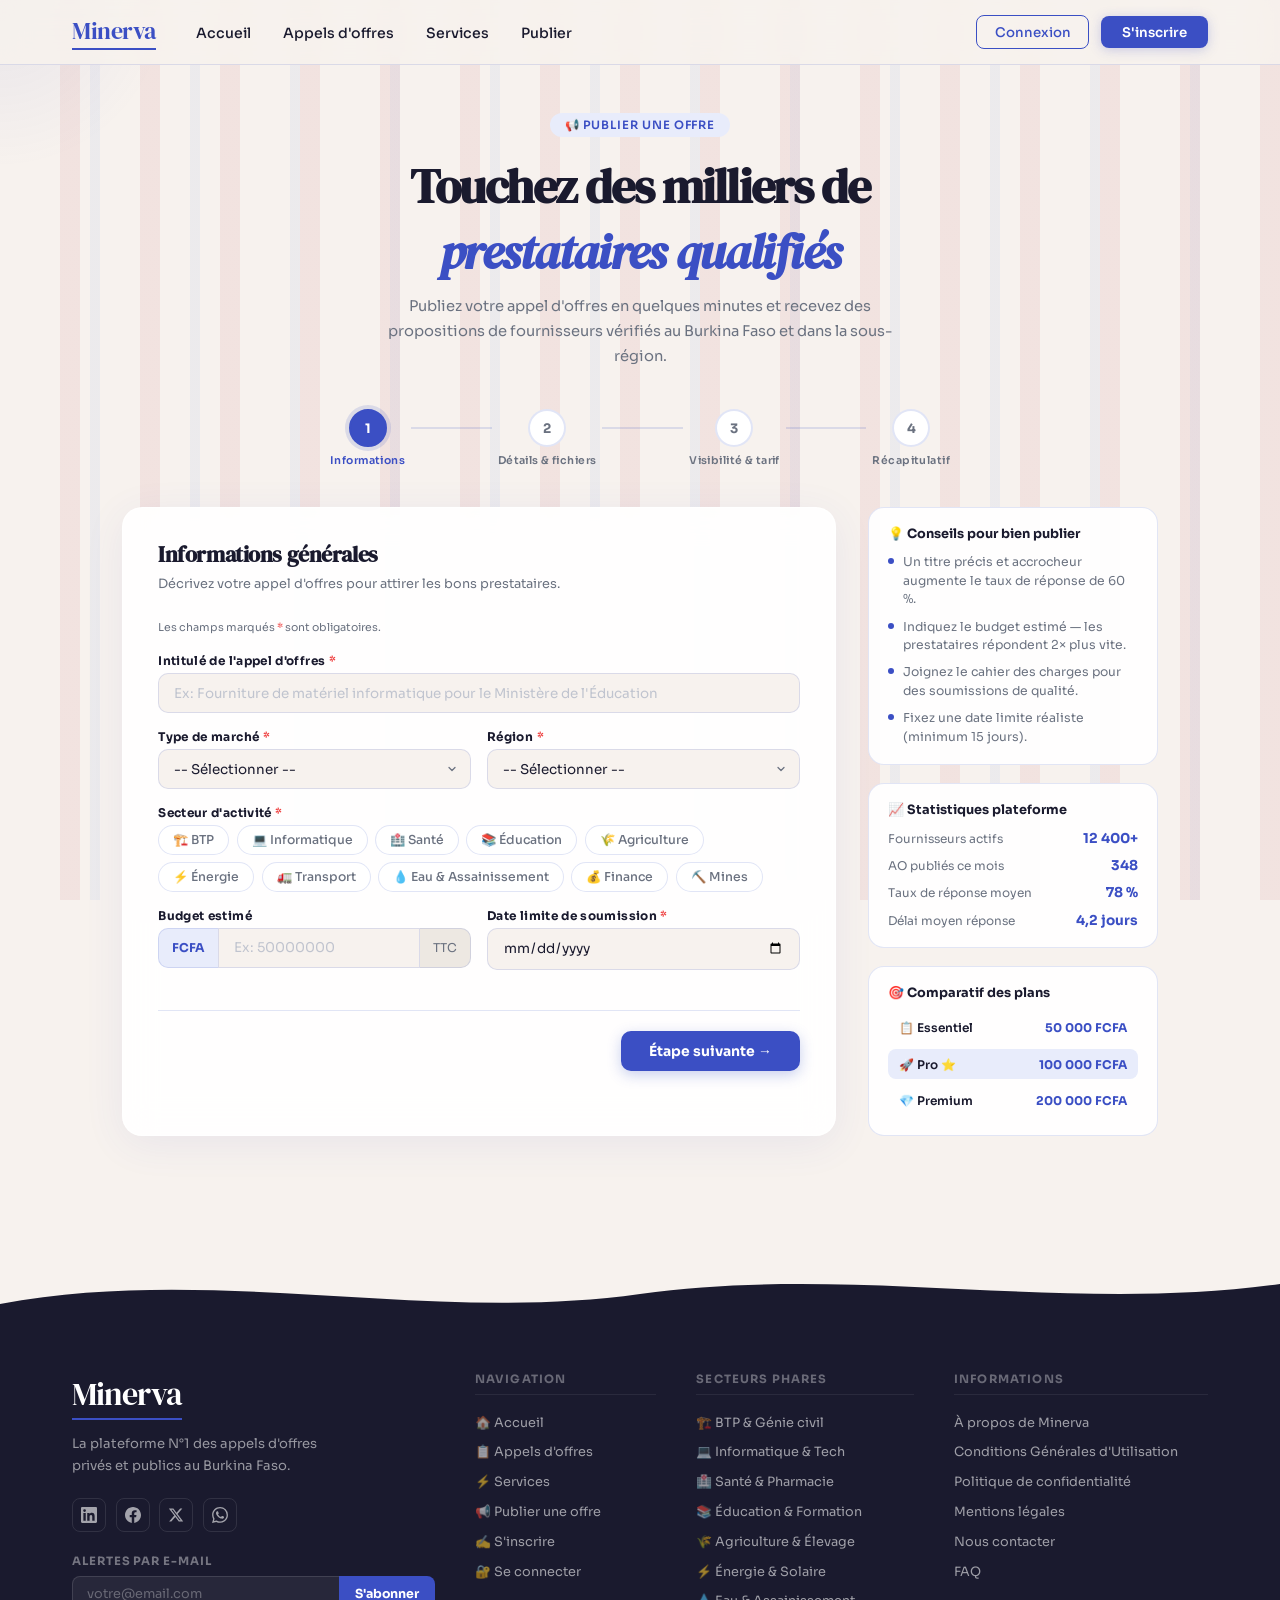
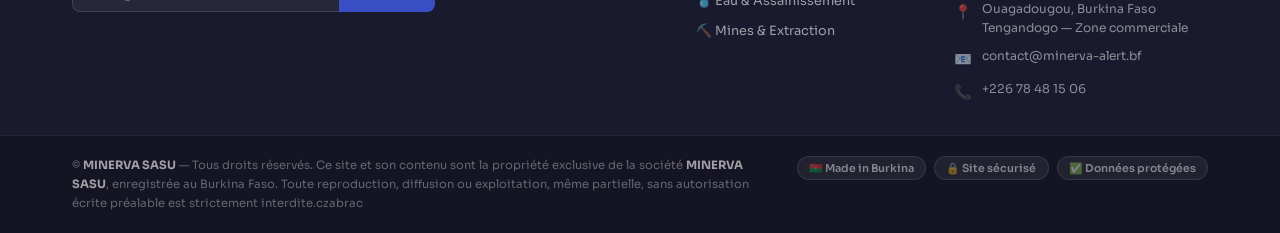
<file: minerva-publier - Copie.html>
<!DOCTYPE html>
<html lang="fr">
<head>
<meta charset="UTF-8">
<meta name="viewport" content="width=device-width, initial-scale=1.0">
<title>Minerva — Publier une offre</title>
<link href="https://fonts.googleapis.com/css2?family=Sora:wght@300;400;500;600;700&family=DM+Serif+Display:ital@0;1&display=swap" rel="stylesheet">
<style>
  *, *::before, *::after { box-sizing: border-box; margin: 0; padding: 0; }
  :root {
    --primary: #3B4FC4; --primary-light: #6B7FE3; --primary-pale: #E8ECFB;
    --accent: #F4A261; --green: #3AAF85; --green-light: #5DCAA5;
    --red: #EF4444; --bg: #F7F2EE; --bg2: #EDE8E2; --surface: #FFFFFF;
    --text: #1A1A2E; --text-muted: #6B7280; --border: rgba(59,79,196,0.15);
    --stripe-pink: rgba(220,160,160,0.18); --stripe-blue: rgba(130,160,230,0.18);
  }
  body { font-family:'Sora',sans-serif; background:var(--bg); color:var(--text); min-height:100vh; overflow-x:hidden; }

  .bg-stripes { position:fixed; inset:0; z-index:0; pointer-events:none; overflow:hidden; }
  .bg-stripes::before,.bg-stripes::after { content:''; position:absolute; top:0; bottom:0; width:100%; }
  .bg-stripes::before { background:repeating-linear-gradient(to right,transparent,transparent 60px,var(--stripe-pink) 60px,var(--stripe-pink) 80px); animation:shiftStripes 14s linear infinite; }
  .bg-stripes::after  { background:repeating-linear-gradient(to right,transparent,transparent 90px,var(--stripe-blue) 90px,var(--stripe-blue) 100px); animation:shiftStripes 22s linear infinite reverse; opacity:.5; }
  @keyframes shiftStripes { from{transform:translateX(0)} to{transform:translateX(100px)} }

  .cursor-glow { position:fixed; width:340px; height:340px; border-radius:50%; background:radial-gradient(circle,rgba(59,79,196,0.08) 0%,transparent 70%); pointer-events:none; z-index:0; transform:translate(-50%,-50%); transition:transform .1s ease-out; }

  /* NAV */
  nav { position:sticky; top:0; z-index:100; background:rgba(247,242,238,0.85); backdrop-filter:blur(14px); border-bottom:1px solid var(--border); }
  .nav-inner { display:flex; align-items:center; gap:2.5rem; height:64px; max-width:1200px; margin:0 auto; padding:0 2rem; }
  .logo { font-family:'DM Serif Display',serif; font-size:1.5rem; color:var(--primary); text-decoration:none; letter-spacing:-0.02em; border-bottom:2.5px solid var(--primary); padding-bottom:1px; }
  .nav-links { display:flex; gap:2rem; list-style:none; }
  .nav-links a { font-size:.88rem; font-weight:500; color:var(--text); text-decoration:none; transition:color .2s; }
  .nav-links a:hover { color:var(--primary); }
  .nav-links a.active { color:var(--primary); font-weight:700; border-bottom:2px solid var(--primary); padding-bottom:2px; }
  .nav-right { margin-left:auto; display:flex; align-items:center; gap:.75rem; }
  .btn-outline { padding:.45rem 1.1rem; border:1.5px solid var(--primary); border-radius:8px; font-size:.83rem; font-weight:500; color:var(--primary); background:transparent; cursor:pointer; text-decoration:none; transition:background .2s; }
  .btn-outline:hover { background:var(--primary-pale); }
  .btn-nav-primary { padding:.48rem 1.3rem; border:none; border-radius:8px; font-size:.83rem; font-weight:600; color:#fff; background:var(--primary); cursor:pointer; text-decoration:none; box-shadow:0 2px 12px rgba(59,79,196,.25); transition:background .2s,transform .15s; }
  .btn-nav-primary:hover { background:var(--primary-light); transform:translateY(-1px); }

  .wrapper { position:relative; z-index:1; max-width:1100px; margin:0 auto; padding:0 2rem 5rem; }

  /* HEADER */
  .page-header { padding:3rem 0 2.5rem; text-align:center; opacity:0; transform:translateY(14px); animation:fadeUp .6s .1s forwards; }
  .page-header .tag { display:inline-block; background:var(--primary-pale); color:var(--primary); font-size:.72rem; font-weight:600; letter-spacing:.08em; text-transform:uppercase; padding:.3rem .9rem; border-radius:100px; margin-bottom:1rem; }
  .page-header h1 { font-family:'DM Serif Display',serif; font-size:clamp(1.9rem,4vw,3rem); letter-spacing:-0.03em; margin-bottom:.6rem; }
  .page-header h1 em { font-style:italic; color:var(--primary); }
  .page-header p { font-size:.92rem; color:var(--text-muted); max-width:520px; margin:0 auto; line-height:1.7; }

  /* STEPS */
  .steps { display:flex; align-items:center; justify-content:center; margin:0 auto 2.5rem; max-width:620px; opacity:0; animation:fadeUp .6s .25s forwards; }
  .step { display:flex; flex-direction:column; align-items:center; gap:.4rem; position:relative; z-index:1; }
  .step-circle { width:38px; height:38px; border-radius:50%; border:2px solid var(--border); background:var(--surface); color:var(--text-muted); display:flex; align-items:center; justify-content:center; font-size:.82rem; font-weight:700; transition:all .35s; }
  .step.active .step-circle { background:var(--primary); border-color:var(--primary); color:#fff; box-shadow:0 0 0 4px rgba(59,79,196,.15); }
  .step.done .step-circle { background:var(--green); border-color:var(--green); color:#fff; }
  .step-label { font-size:.67rem; font-weight:600; color:var(--text-muted); white-space:nowrap; letter-spacing:.04em; }
  .step.active .step-label,.step.done .step-label { color:var(--primary); }
  .step-line { flex:1; height:2px; background:var(--border); margin:0 6px 20px; transition:background .35s; }
  .step-line.done { background:var(--green); }

  /* LAYOUT */
  .main-layout { display:grid; grid-template-columns:1fr 290px; gap:2rem; }

  /* FORM CARD */
  .form-card { background:rgba(255,255,255,.93); backdrop-filter:blur(16px); border:1px solid rgba(255,255,255,.8); border-radius:20px; box-shadow:0 8px 40px rgba(59,79,196,.08); overflow:hidden; opacity:0; animation:fadeUp .65s .35s forwards; }
  .step-panel { display:none; padding:2rem 2.2rem; animation:fadeUp .35s forwards; }
  .step-panel.active { display:block; }
  .panel-title { font-family:'DM Serif Display',serif; font-size:1.35rem; letter-spacing:-0.02em; margin-bottom:.3rem; }
  .panel-sub { font-size:.8rem; color:var(--text-muted); margin-bottom:1.6rem; line-height:1.6; }
  .req-note { font-size:.68rem; color:var(--text-muted); margin-bottom:1.2rem; }

  .form-row { display:grid; grid-template-columns:1fr 1fr; gap:1rem; }
  .form-group { margin-bottom:1rem; }
  .form-group label { display:block; font-size:.75rem; font-weight:700; color:var(--text); margin-bottom:.32rem; letter-spacing:.03em; }
  .form-group label .req { color:var(--red); }

  .inp { width:100%; padding:.66rem .92rem; border:1.5px solid var(--border); border-radius:10px; font-family:'Sora',sans-serif; font-size:.84rem; color:var(--text); background:var(--bg); outline:none; transition:border-color .2s,box-shadow .2s,background .2s; }
  .inp:focus { border-color:var(--primary); box-shadow:0 0 0 3px rgba(59,79,196,.1); background:var(--surface); }
  .inp.error { border-color:var(--red) !important; }
  .inp::placeholder { color:#C0C4CF; }
  textarea.inp { resize:vertical; min-height:115px; line-height:1.65; }
  select.inp { appearance:none; background-image:url("data:image/svg+xml,%3Csvg xmlns='http://www.w3.org/2000/svg' width='12' height='12' viewBox='0 0 24 24' fill='none' stroke='%236B7280' stroke-width='2.5' stroke-linecap='round' stroke-linejoin='round'%3E%3Cpolyline points='6 9 12 15 18 9'/%3E%3C/svg%3E"); background-repeat:no-repeat; background-position:right .75rem center; padding-right:2.2rem; cursor:pointer; }

  .err-msg { font-size:.7rem; color:var(--red); margin-top:.22rem; display:none; }
  .err-msg.show { display:block; }

  /* Budget wrap */
  .budget-wrap { display:flex; }
  .b-prefix { padding:0 .8rem; background:var(--primary-pale); color:var(--primary); font-weight:700; font-size:.76rem; border:1.5px solid var(--border); border-right:none; border-radius:10px 0 0 10px; display:flex; align-items:center; white-space:nowrap; }
  .b-suffix { padding:0 .8rem; background:var(--bg2); color:var(--text-muted); font-size:.76rem; border:1.5px solid var(--border); border-left:none; border-radius:0 10px 10px 0; display:flex; align-items:center; white-space:nowrap; }
  .budget-wrap .inp { border-radius:0; flex:1; }

  /* Sector chips */
  .sector-chips { display:flex; flex-wrap:wrap; gap:.45rem; }
  .sector-chip { padding:.36rem .88rem; border-radius:100px; border:1.5px solid var(--border); font-size:.77rem; font-weight:500; color:var(--text-muted); background:var(--surface); cursor:pointer; transition:all .2s; user-select:none; }
  .sector-chip:hover { border-color:var(--primary); color:var(--primary); }
  .sector-chip.selected { background:var(--primary); color:#fff; border-color:var(--primary); }

  /* Upload */
  .upload-zone { border:2px dashed var(--border); border-radius:12px; padding:1.65rem; text-align:center; cursor:pointer; transition:all .25s; background:var(--bg); }
  .upload-zone:hover,.upload-zone.drag { border-color:var(--primary); background:var(--primary-pale); }
  .upload-icon { font-size:2rem; margin-bottom:.4rem; }
  .upload-zone p { font-size:.8rem; color:var(--text-muted); line-height:1.55; }
  .upload-zone strong { color:var(--primary); }
  .upload-zone input[type="file"] { display:none; }
  .uploaded-files { margin-top:.6rem; display:flex; flex-direction:column; gap:.35rem; }
  .file-item { display:flex; align-items:center; justify-content:space-between; background:var(--surface); border:1px solid var(--border); border-radius:8px; padding:.42rem .7rem; font-size:.76rem; }
  .file-item .fname { color:var(--text); font-weight:500; }
  .file-rm { background:none; border:none; color:var(--red); cursor:pointer; font-size:.95rem; }

  /* Plans */
  .plan-grid { display:grid; grid-template-columns:repeat(3,1fr); gap:.85rem; margin-bottom:1.1rem; }
  .plan-card { border:2px solid var(--border); border-radius:14px; padding:1.1rem .9rem; cursor:pointer; position:relative; transition:all .25s; text-align:center; background:var(--surface); }
  .plan-card:hover { border-color:var(--primary-light); transform:translateY(-2px); box-shadow:0 6px 20px rgba(59,79,196,.1); }
  .plan-card.selected { border-color:var(--primary); background:var(--primary-pale); box-shadow:0 0 0 4px rgba(59,79,196,.1); }
  .plan-badge { position:absolute; top:-10px; left:50%; transform:translateX(-50%); background:var(--accent); color:#fff; font-size:.63rem; font-weight:700; padding:.18rem .6rem; border-radius:100px; white-space:nowrap; }
  .plan-emoji { font-size:1.55rem; margin-bottom:.35rem; }
  .plan-name { font-size:.82rem; font-weight:700; margin-bottom:.22rem; }
  .plan-price { font-size:1.15rem; font-weight:800; color:var(--primary); }
  .plan-price span { font-size:.68rem; font-weight:500; color:var(--text-muted); }
  .plan-perks { margin-top:.55rem; display:flex; flex-direction:column; gap:.25rem; }
  .plan-perk { font-size:.68rem; color:var(--text-muted); display:flex; align-items:center; gap:.28rem; justify-content:center; }
  .plan-perk::before { content:'✓'; color:var(--green); font-weight:700; }

  /* Visibility meter */
  .vis-card { background:var(--primary-pale); border:1px solid var(--border); border-radius:12px; padding:1rem 1.15rem; margin-bottom:1.1rem; }
  .vis-card h4 { font-size:.78rem; font-weight:700; margin-bottom:.4rem; }
  .vis-label { font-size:.8rem; color:var(--text-muted); margin-bottom:.45rem; }
  .vis-bar { height:6px; background:var(--bg2); border-radius:10px; overflow:hidden; }
  .vis-fill { height:100%; background:linear-gradient(to right,var(--primary),var(--green)); border-radius:10px; width:0; transition:width .8s ease; }

  /* Summary */
  .summary-box { background:var(--primary-pale); border:1px solid var(--border); border-radius:12px; padding:1.1rem 1.2rem; margin-bottom:1.1rem; }
  .sum-row { display:flex; justify-content:space-between; align-items:flex-start; font-size:.81rem; margin-bottom:.48rem; }
  .sum-row:last-child { margin:0; padding-top:.6rem; border-top:1px solid var(--border); }
  .sum-row .k { color:var(--text-muted); flex-shrink:0; margin-right:.5rem; }
  .sum-row .v { font-weight:600; color:var(--text); text-align:right; max-width:58%; word-break:break-word; }
  .sum-row.total .k { font-weight:700; color:var(--text); }
  .sum-row.total .v { font-size:.98rem; font-weight:800; color:var(--primary); }

  /* Buttons */
  .btn-row { display:flex; gap:.75rem; justify-content:space-between; margin-top:1.5rem; padding-top:1.25rem; border-top:1px solid var(--border); }
  .btn-back { padding:.7rem 1.35rem; border:1.5px solid var(--border); border-radius:10px; background:transparent; font-family:'Sora',sans-serif; font-size:.85rem; font-weight:600; color:var(--text-muted); cursor:pointer; transition:all .2s; }
  .btn-back:hover { border-color:var(--primary); color:var(--primary); }
  .btn-next { padding:.7rem 1.75rem; border-radius:10px; border:none; background:var(--primary); color:#fff; font-family:'Sora',sans-serif; font-size:.87rem; font-weight:700; cursor:pointer; box-shadow:0 4px 14px rgba(59,79,196,.28); transition:all .2s; display:flex; align-items:center; gap:.4rem; }
  .btn-next:hover { background:var(--primary-light); transform:translateY(-1px); }
  .btn-publish { padding:.72rem 1.75rem; border-radius:10px; border:none; background:var(--green); color:#fff; font-family:'Sora',sans-serif; font-size:.89rem; font-weight:700; cursor:pointer; box-shadow:0 4px 14px rgba(58,175,133,.3); transition:all .2s; display:flex; align-items:center; gap:.4rem; }
  .btn-publish:hover { background:var(--green-light); transform:translateY(-1px); }

  /* RIGHT PANEL */
  .right-panel { display:flex; flex-direction:column; gap:1.1rem; opacity:0; transform:translateY(16px); animation:fadeUp .7s .5s forwards; }
  .r-card { background:rgba(255,255,255,.93); border:1px solid var(--border); border-radius:16px; padding:1.15rem 1.2rem; }
  .r-card h3 { font-size:.8rem; font-weight:700; margin-bottom:.7rem; display:flex; align-items:center; gap:.4rem; }
  .tip-list { display:flex; flex-direction:column; gap:.55rem; }
  .tip-item { display:flex; gap:.55rem; font-size:.77rem; color:var(--text-muted); line-height:1.5; }
  .tip-dot { width:6px; height:6px; border-radius:50%; background:var(--primary); margin-top:5px; flex-shrink:0; }
  .stat-list { display:flex; flex-direction:column; gap:.65rem; }
  .stat-row { display:flex; align-items:center; justify-content:space-between; }
  .stat-row .slabel { font-size:.75rem; color:var(--text-muted); }
  .stat-row .sval { font-size:.85rem; font-weight:700; color:var(--primary); }
  .plan-mini { display:flex; flex-direction:column; gap:.4rem; }
  .plan-mini-item { display:flex; align-items:center; justify-content:space-between; padding:.48rem .65rem; border-radius:8px; font-size:.75rem; cursor:pointer; transition:background .2s; }
  .plan-mini-item:hover { background:var(--primary-pale); }
  .plan-mini-item .pn { font-weight:600; }
  .plan-mini-item .pp { color:var(--primary); font-weight:700; }

  /* SUCCESS */
  .success-overlay { position:fixed; inset:0; z-index:500; background:rgba(26,26,46,.55); backdrop-filter:blur(6px); display:none; align-items:center; justify-content:center; }
  .success-overlay.show { display:flex; }
  .success-box { background:var(--surface); border-radius:24px; padding:2.8rem 2.2rem; text-align:center; max-width:420px; width:90%; box-shadow:0 20px 60px rgba(0,0,0,.2); animation:popIn .4s cubic-bezier(0.34,1.56,0.64,1) forwards; }
  .success-icon { font-size:4rem; margin-bottom:1rem; animation:bounce .6s .4s ease both; }
  .success-box h2 { font-family:'DM Serif Display',serif; font-size:1.7rem; margin-bottom:.5rem; }
  .success-box h2 em { font-style:italic; color:var(--green); }
  .success-box p { font-size:.83rem; color:var(--text-muted); line-height:1.6; margin-bottom:.65rem; }
  .success-ref { display:inline-block; background:var(--primary-pale); color:var(--primary); font-size:.77rem; font-weight:700; padding:.28rem 1rem; border-radius:100px; margin-bottom:1.4rem; letter-spacing:.05em; }
  .success-btns { display:flex; gap:.75rem; justify-content:center; flex-wrap:wrap; }
  .btn-go { padding:.66rem 1.4rem; border-radius:10px; border:none; background:var(--primary); color:#fff; font-family:'Sora',sans-serif; font-size:.85rem; font-weight:600; cursor:pointer; transition:background .2s; }
  .btn-go:hover { background:var(--primary-light); }
  .btn-go2 { padding:.66rem 1.4rem; border-radius:10px; border:1.5px solid var(--border); background:transparent; color:var(--text-muted); font-family:'Sora',sans-serif; font-size:.85rem; font-weight:600; cursor:pointer; transition:all .2s; }
  .btn-go2:hover { border-color:var(--primary); color:var(--primary); }

  @keyframes fadeUp { to{opacity:1;transform:translateY(0)} }
  @keyframes popIn { from{opacity:0;transform:scale(.8)} to{opacity:1;transform:scale(1)} }
  @keyframes bounce { 0%,100%{transform:translateY(0)} 40%{transform:translateY(-16px)} 70%{transform:translateY(-8px)} }
  @keyframes shake { 0%,100%{transform:translateX(0)} 20%{transform:translateX(-6px)} 40%{transform:translateX(6px)} 60%{transform:translateX(-4px)} 80%{transform:translateX(4px)} }
  .shake { animation:shake .4s ease; }

  @media(max-width:900px){ .main-layout{grid-template-columns:1fr} .right-panel{order:-1;display:grid;grid-template-columns:1fr 1fr} }
  @media(max-width:560px){ .form-row{grid-template-columns:1fr} .plan-grid{grid-template-columns:1fr} .right-panel{grid-template-columns:1fr} }

/* ── Footer base ── */
.minerva-footer {
  position: relative;
  margin-top: 3rem;
  font-family: 'Sora', sans-serif;
}
 
/* Vague SVG de transition */
.footer-wave {
  display: block;
  line-height: 0;
  overflow: hidden;
}
.footer-wave svg {
  display: block;
  width: 100%;
  height: 60px;
}
 
/* Corps du footer */
.footer-body {
  background: #1A1A2E;
  color: rgba(255,255,255,0.75);
}
 
.footer-inner {
  max-width: 1200px;
  margin: 0 auto;
  padding: 3rem 2rem 2rem;
  display: grid;
  grid-template-columns: 2fr 1fr 1.2fr 1.4fr;
  gap: 2.5rem;
}
 
/* Brand column */
.footer-logo {
  font-family: 'DM Serif Display', serif;
  font-size: 2rem;
  color: #ffffff;
  letter-spacing: -0.03em;
  border-bottom: 2.5px solid #3B4FC4;
  display: inline-block;
  padding-bottom: 2px;
  margin-bottom: 0.85rem;
}
 
.footer-tagline {
  font-size: 0.82rem;
  color: rgba(255,255,255,0.55);
  line-height: 1.7;
  margin-bottom: 1.25rem;
}
 
/* Social icons */
.footer-socials {
  display: flex;
  gap: 0.6rem;
  margin-bottom: 1.4rem;
}
.fsocial {
  width: 34px; height: 34px;
  border-radius: 8px;
  border: 1px solid rgba(255,255,255,0.1);
  display: flex; align-items: center; justify-content: center;
  color: rgba(255,255,255,0.6);
  text-decoration: none;
  transition: all 0.22s;
}
.fsocial:hover {
  background: #3B4FC4;
  border-color: #3B4FC4;
  color: #fff;
  transform: translateY(-2px);
}
 
/* Newsletter */
.fnl-label {
  font-size: 0.72rem;
  font-weight: 700;
  letter-spacing: 0.08em;
  text-transform: uppercase;
  color: rgba(255,255,255,0.4);
  margin-bottom: 0.5rem;
}
.fnl-wrap {
  display: flex;
  gap: 0;
}
.fnl-input {
  flex: 1;
  padding: 0.55rem 0.85rem;
  border: 1px solid rgba(255,255,255,0.12);
  border-right: none;
  border-radius: 8px 0 0 8px;
  background: rgba(255,255,255,0.06);
  color: #fff;
  font-family: 'Sora', sans-serif;
  font-size: 0.8rem;
  outline: none;
  transition: border-color 0.2s;
}
.fnl-input::placeholder { color: rgba(255,255,255,0.3); }
.fnl-input:focus { border-color: #3B4FC4; }
.fnl-btn {
  padding: 0.55rem 1rem;
  border-radius: 0 8px 8px 0;
  border: none;
  background: #3B4FC4;
  color: #fff;
  font-family: 'Sora', sans-serif;
  font-size: 0.78rem;
  font-weight: 700;
  cursor: pointer;
  white-space: nowrap;
  transition: background 0.2s;
}
.fnl-btn:hover { background: #6B7FE3; }
 
/* Column titles */
.footer-col-title {
  font-size: 0.72rem;
  font-weight: 700;
  letter-spacing: 0.1em;
  text-transform: uppercase;
  color: rgba(255,255,255,0.35);
  margin-bottom: 1rem;
  padding-bottom: 0.5rem;
  border-bottom: 1px solid rgba(255,255,255,0.07);
}
 
/* Links */
.footer-links {
  list-style: none;
  display: flex;
  flex-direction: column;
  gap: 0.55rem;
}
.footer-links a {
  font-size: 0.8rem;
  color: rgba(255,255,255,0.58);
  text-decoration: none;
  transition: color 0.2s, padding-left 0.2s;
  display: inline-block;
}
.footer-links a:hover {
  color: #ffffff;
  padding-left: 4px;
}
 
/* Contact block */
.footer-contact {
  margin-top: 1.2rem;
  display: flex;
  flex-direction: column;
  gap: 0.6rem;
}
.fcontact-item {
  display: flex;
  align-items: flex-start;
  gap: 0.6rem;
  font-size: 0.76rem;
  color: rgba(255,255,255,0.5);
  line-height: 1.55;
}
.fcontact-icon { flex-shrink: 0; font-size: 0.9rem; margin-top: 1px; }
 
/* Bottom bar */
.footer-bottom {
  border-top: 1px solid rgba(255,255,255,0.07);
  background: rgba(0,0,0,0.25);
}
.footer-bottom-inner {
  max-width: 1200px;
  margin: 0 auto;
  padding: 1.25rem 2rem;
  display: flex;
  align-items: flex-start;
  justify-content: space-between;
  gap: 1.5rem;
  flex-wrap: wrap;
}
.footer-copy {
  font-size: 0.72rem;
  color: rgba(255,255,255,0.35);
  line-height: 1.65;
  max-width: 680px;
}
.footer-copy strong { color: rgba(255,255,255,0.6); }
 
/* Badges */
.footer-badges {
  display: flex;
  gap: 0.5rem;
  flex-wrap: wrap;
  flex-shrink: 0;
}
.fbadge {
  font-size: 0.68rem;
  font-weight: 600;
  color: rgba(255,255,255,0.45);
  background: rgba(255,255,255,0.06);
  border: 1px solid rgba(255,255,255,0.1);
  padding: 0.25rem 0.7rem;
  border-radius: 100px;
  white-space: nowrap;
}
 
/* ── Responsive ── */
@media (max-width: 1000px) {
  .footer-inner { grid-template-columns: 1fr 1fr; gap: 2rem; }
  .footer-brand { grid-column: 1 / -1; }
}
@media (max-width: 580px) {
  .footer-inner { grid-template-columns: 1fr; padding: 2rem 1.5rem 1.5rem; }
  .footer-bottom-inner { flex-direction: column; gap: 0.85rem; }
  .footer-badges { justify-content: flex-start; }
}
</style>
<link rel="stylesheet" href="minerva-shared.css">
<link rel="manifest" href="manifest.webmanifest">
<meta name="theme-color" content="#3B4FC4">
<meta name="description" content="Minerva — veille et appels d'offres privés et publics au Burkina Faso et en Afrique de l'Ouest.">
<meta name="apple-mobile-web-app-capable" content="yes">
<meta name="apple-mobile-web-app-title" content="Minerva">
<link rel="apple-touch-icon" href="icons/icon-192.png">
<link rel="icon" type="image/png" sizes="192x192" href="icons/icon-192.png">
<script defer src="pwa-register.js"></script>
</head>
<body>

<div class="cursor-glow" id="glow"></div>
<div class="bg-stripes"></div>

<!-- NAV -->
<nav>
  <div class="nav-inner">
    <a href="minerva.html" class="logo">Minerva</a>
    <ul class="nav-links">
      <li><a href="index.html">Accueil</a></li>
      <li><a href="minerva-appels.html">Appels d'offres</a></li>
      <li><a href="minerva-services.html">Services</a></li>
      <li><a href="minerva-publier.html">Publier</a></li>
    </ul>
    <div class="nav-right">
      <a href="minerva-connexion.html" class="btn-outline">Connexion</a>
      <a href="minerva-inscription.html" class="btn-nav-primary">S'inscrire</a>
    </div>
  </div>
</nav>

<div class="wrapper">

  <!-- HEADER -->
  <div class="page-header">
    <div class="tag">📢 Publier une offre</div>
    <h1>Touchez des milliers de<br><em>prestataires qualifiés</em></h1>
    <p>Publiez votre appel d'offres en quelques minutes et recevez des propositions de fournisseurs vérifiés au Burkina Faso et dans la sous-région.</p>
  </div>

  <!-- STEPS -->
  <div class="steps" id="stepsBar">
    <div class="step active" id="si1"><div class="step-circle" id="sc1">1</div><div class="step-label">Informations</div></div>
    <div class="step-line" id="ln1"></div>
    <div class="step" id="si2"><div class="step-circle" id="sc2">2</div><div class="step-label">Détails & fichiers</div></div>
    <div class="step-line" id="ln2"></div>
    <div class="step" id="si3"><div class="step-circle" id="sc3">3</div><div class="step-label">Visibilité & tarif</div></div>
    <div class="step-line" id="ln3"></div>
    <div class="step" id="si4"><div class="step-circle" id="sc4">4</div><div class="step-label">Récapitulatif</div></div>
  </div>

  <div class="main-layout">

    <!-- FORM -->
    <div class="form-card">

      <!-- STEP 1 -->
      <div class="step-panel active" id="p1">
        <h2 class="panel-title">Informations générales</h2>
        <p class="panel-sub">Décrivez votre appel d'offres pour attirer les bons prestataires.</p>
        <p class="req-note">Les champs marqués <span style="color:var(--red)">*</span> sont obligatoires.</p>

        <div class="form-group">
          <label>Intitulé de l'appel d'offres <span class="req">*</span></label>
          <input class="inp" type="text" id="titre" placeholder="Ex: Fourniture de matériel informatique pour le Ministère de l'Éducation" />
          <div class="err-msg" id="titreErr">L'intitulé est obligatoire.</div>
        </div>

        <div class="form-row">
          <div class="form-group">
            <label>Type de marché <span class="req">*</span></label>
            <select class="inp" id="typeM">
              <option value="">-- Sélectionner --</option>
              <option>Public</option><option>Privé</option><option>International</option>
            </select>
            <div class="err-msg" id="typeMErr">Choisissez un type.</div>
          </div>
          <div class="form-group">
            <label>Région <span class="req">*</span></label>
            <select class="inp" id="region">
              <option value="">-- Sélectionner --</option>
              <option>Centre (Ouagadougou)</option>
              <option>Hauts-Bassins (Bobo-Dioulasso)</option>
              <option>Boucle du Mouhoun</option>
              <option>Sahel (Dori)</option>
              <option>Est (Fada N'Gourma)</option>
              <option>Nord (Ouahigouya)</option>
              <option>Centre-Sud (Manga)</option>
              <option>Cascades (Banfora)</option>
              <option>Centre-Ouest (Koudougou)</option>
              <option>National</option>
            </select>
            <div class="err-msg" id="regionErr">Choisissez une région.</div>
          </div>
        </div>

        <div class="form-group">
          <label>Secteur d'activité <span class="req">*</span></label>
          <div class="sector-chips" id="chips">
            <div class="sector-chip" onclick="pickSector(this)">🏗️ BTP</div>
            <div class="sector-chip" onclick="pickSector(this)">💻 Informatique</div>
            <div class="sector-chip" onclick="pickSector(this)">🏥 Santé</div>
            <div class="sector-chip" onclick="pickSector(this)">📚 Éducation</div>
            <div class="sector-chip" onclick="pickSector(this)">🌾 Agriculture</div>
            <div class="sector-chip" onclick="pickSector(this)">⚡ Énergie</div>
            <div class="sector-chip" onclick="pickSector(this)">🚛 Transport</div>
            <div class="sector-chip" onclick="pickSector(this)">💧 Eau & Assainissement</div>
            <div class="sector-chip" onclick="pickSector(this)">💰 Finance</div>
            <div class="sector-chip" onclick="pickSector(this)">⛏️ Mines</div>
          </div>
          <div class="err-msg" id="sectorErr">Veuillez choisir un secteur.</div>
        </div>

        <div class="form-row">
          <div class="form-group">
            <label>Budget estimé</label>
            <div class="budget-wrap">
              <span class="b-prefix">FCFA</span>
              <input class="inp" type="number" id="budget" placeholder="Ex: 50000000" />
              <span class="b-suffix">TTC</span>
            </div>
          </div>
          <div class="form-group">
            <label>Date limite de soumission <span class="req">*</span></label>
            <input class="inp" type="date" id="dateLim" />
            <div class="err-msg" id="dateErr">Date obligatoire.</div>
          </div>
        </div>

        <div class="btn-row">
          <div></div>
          <button class="btn-next" onclick="go(2)">Étape suivante →</button>
        </div>
      </div>

      <!-- STEP 2 -->
      <div class="step-panel" id="p2">
        <h2 class="panel-title">Détails & documents</h2>
        <p class="panel-sub">Décrivez précisément le besoin et joignez vos pièces (DAO, cahier des charges…).</p>

        <div class="form-group">
          <label>Description détaillée <span class="req">*</span></label>
          <textarea class="inp" id="desc" placeholder="Décrivez l'objet du marché, les prestations attendues, les critères de sélection, les conditions de participation…"></textarea>
          <div class="err-msg" id="descErr">La description est obligatoire.</div>
        </div>

        <div class="form-row">
          <div class="form-group">
            <label>Organisme / Entreprise <span class="req">*</span></label>
            <input class="inp" type="text" id="orga" placeholder="Ex: Ministère des Infrastructures" />
            <div class="err-msg" id="orgaErr">Champ obligatoire.</div>
          </div>
          <div class="form-group">
            <label>E-mail de contact <span class="req">*</span></label>
            <input class="inp" type="email" id="ctact" placeholder="contact@organisation.bf" />
            <div class="err-msg" id="ctactErr">E-mail valide requis.</div>
          </div>
        </div>

        <div class="form-group">
          <label>Lieu de dépôt des offres</label>
          <input class="inp" type="text" id="lieu" placeholder="Ex: Direction des marchés publics, Ouagadougou — Secteur 4" />
        </div>

        <div class="form-group">
          <label>Documents à joindre</label>
          <div class="upload-zone" id="dropZone" onclick="document.getElementById('fInput').click()" ondragover="dOver(event)" ondragleave="dLeave(event)" ondrop="dDrop(event)">
            <div class="upload-icon">📎</div>
            <p><strong>Cliquez pour parcourir</strong> ou glissez vos fichiers ici<br><span style="font-size:.7rem">PDF, Word, Excel — max 10 Mo par fichier</span></p>
            <input type="file" id="fInput" multiple accept=".pdf,.doc,.docx,.xls,.xlsx" onchange="addFiles(this.files)" />
          </div>
          <div class="uploaded-files" id="fList"></div>
        </div>

        <div class="btn-row">
          <button class="btn-back" onclick="go(1)">← Retour</button>
          <button class="btn-next" onclick="go(3)">Étape suivante →</button>
        </div>
      </div>

      <!-- STEP 3 -->
      <div class="step-panel" id="p3">
        <h2 class="panel-title">Visibilité & tarification</h2>
        <p class="panel-sub">Choisissez le plan qui maximisera la portée de votre offre.</p>

        <div class="plan-grid">
          <div class="plan-card" onclick="pickPlan(this)" data-plan="Essentiel" data-price="50000" data-vis="28" data-vues="1 500" data-days="30">
            <div class="plan-emoji">📋</div>
            <div class="plan-name">Essentiel</div>
            <div class="plan-price">50 000 <span>FCFA</span></div>
            <div class="plan-perks">
              <div class="plan-perk">Publication 30 jours</div>
              <div class="plan-perk">Listing standard</div>
              <div class="plan-perk">~1 500 vues</div>
            </div>
          </div>
          <div class="plan-card selected" onclick="pickPlan(this)" data-plan="Pro" data-price="100000" data-vis="55" data-vues="5 000" data-days="60">
            <div class="plan-badge">⭐ Recommandé</div>
            <div class="plan-emoji">🚀</div>
            <div class="plan-name">Pro</div>
            <div class="plan-price">100 000 <span>FCFA</span></div>
            <div class="plan-perks">
              <div class="plan-perk">Publication 60 jours</div>
              <div class="plan-perk">Mise en avant accueil</div>
              <div class="plan-perk">~5 000 vues</div>
              <div class="plan-perk">Alertes e-mail ciblées</div>
            </div>
          </div>
          <div class="plan-card" onclick="pickPlan(this)" data-plan="Premium" data-price="200000" data-vis="90" data-vues="12 000" data-days="90">
            <div class="plan-emoji">💎</div>
            <div class="plan-name">Premium</div>
            <div class="plan-price">200 000 <span>FCFA</span></div>
            <div class="plan-perks">
              <div class="plan-perk">Publication 90 jours</div>
              <div class="plan-perk">Top des résultats</div>
              <div class="plan-perk">~12 000 vues</div>
              <div class="plan-perk">Alertes SMS + e-mail</div>
              <div class="plan-perk">Rapport de performance</div>
            </div>
          </div>
        </div>

        <div class="vis-card">
          <h4>📊 Visibilité estimée avec votre plan</h4>
          <div class="vis-label" id="visLbl">Plan <strong>Pro</strong> — environ <strong>5 000 vues</strong> en 60 jours</div>
          <div class="vis-bar"><div class="vis-fill" id="visFill" style="width:55%"></div></div>
        </div>

        <div class="btn-row">
          <button class="btn-back" onclick="go(2)">← Retour</button>
          <button class="btn-next" onclick="go(4)">Récapitulatif →</button>
        </div>
      </div>

      <!-- STEP 4 -->
      <div class="step-panel" id="p4">
        <h2 class="panel-title">Récapitulatif & publication</h2>
        <p class="panel-sub">Vérifiez toutes les informations avant de mettre votre offre en ligne.</p>

        <div class="summary-box" id="sumBox"></div>

        <label style="display:flex;align-items:flex-start;gap:.55rem;cursor:pointer;font-size:.79rem;color:var(--text-muted);line-height:1.55;margin-bottom:1.2rem;">
          <input type="checkbox" id="cgv" style="margin-top:3px;accent-color:var(--primary);flex-shrink:0;" />
          J'atteste que les informations sont exactes et j'accepte les <a href="#" style="color:var(--primary);font-weight:600;text-decoration:none;">conditions de publication</a> de Minerva Alert.
        </label>

        <div class="btn-row">
          <button class="btn-back" onclick="go(3)">← Retour</button>
          <button class="btn-publish" onclick="publish()">📢 Publier mon offre</button>
        </div>
      </div>

    </div><!-- /form-card -->

    <!-- RIGHT PANEL -->
    <div class="right-panel">
      <div class="r-card">
        <h3>💡 Conseils pour bien publier</h3>
        <div class="tip-list">
          <div class="tip-item"><div class="tip-dot"></div>Un titre précis et accrocheur augmente le taux de réponse de 60 %.</div>
          <div class="tip-item"><div class="tip-dot"></div>Indiquez le budget estimé — les prestataires répondent 2× plus vite.</div>
          <div class="tip-item"><div class="tip-dot"></div>Joignez le cahier des charges pour des soumissions de qualité.</div>
          <div class="tip-item"><div class="tip-dot"></div>Fixez une date limite réaliste (minimum 15 jours).</div>
        </div>
      </div>

      <div class="r-card">
        <h3>📈 Statistiques plateforme</h3>
        <div class="stat-list">
          <div class="stat-row"><span class="slabel">Fournisseurs actifs</span><span class="sval">12 400+</span></div>
          <div class="stat-row"><span class="slabel">AO publiés ce mois</span><span class="sval">348</span></div>
          <div class="stat-row"><span class="slabel">Taux de réponse moyen</span><span class="sval">78 %</span></div>
          <div class="stat-row"><span class="slabel">Délai moyen réponse</span><span class="sval">4,2 jours</span></div>
        </div>
      </div>

      <div class="r-card">
        <h3>🎯 Comparatif des plans</h3>
        <div class="plan-mini">
          <div class="plan-mini-item" onclick="go(3)"><span class="pn">📋 Essentiel</span><span class="pp">50 000 FCFA</span></div>
          <div class="plan-mini-item" style="background:var(--primary-pale)" onclick="go(3)"><span class="pn">🚀 Pro ⭐</span><span class="pp">100 000 FCFA</span></div>
          <div class="plan-mini-item" onclick="go(3)"><span class="pn">💎 Premium</span><span class="pp">200 000 FCFA</span></div>
        </div>
      </div>
    </div>

  </div>
</div>

<!-- SUCCESS -->
<div class="success-overlay" id="successOv">
  <div class="success-box">
    <div class="success-icon">🎉</div>
    <h2>Offre <em>publiée !</em></h2>
    <p>Votre appel d'offres est maintenant en ligne et visible par des milliers de prestataires qualifiés sur Minerva Alert.</p>
    <div class="success-ref" id="sRef">Réf. AO-2026-XXXX</div>
    <div class="success-btns">
      <button class="btn-go" onclick="location.href='minerva-appels.html'">Voir les offres →</button>
      <button class="btn-go2" onclick="resetForm()">Publier une autre offre</button>
    </div>
  </div>
</div>

<script>
  // Cursor
  document.addEventListener('mousemove', e => {
    document.getElementById('glow').style.transform = `translate(${e.clientX-170}px,${e.clientY-170}px)`;
  });

  let cur=1, sector='', plan={name:'Pro',price:100000,vis:55,vues:'5 000',days:60}, files=[];

  // Step navigation
  function go(n) {
    if (n > cur && !validate(cur)) return;
    markStep(cur, 'done');
    document.getElementById('p'+cur).classList.remove('active');
    cur = n;
    document.getElementById('p'+n).classList.add('active');
    markStep(n, 'active');
    if (n===4) buildSum();
    window.scrollTo({top:0,behavior:'smooth'});
  }

  function markStep(n, state) {
    const si = document.getElementById('si'+n);
    const sc = document.getElementById('sc'+n);
    if (!si) return;
    si.className = 'step ' + state;
    sc.innerHTML = state==='done' ? '✓' : n;
    if (n<4) { const ln=document.getElementById('ln'+n); if(ln) ln.className='step-line'+(state==='done'?' done':''); }
  }

  // Validation
  function validate(s) {
    let ok=true;
    const chk=(fid,eid,bad)=>{ const f=document.getElementById(fid); const e=document.getElementById(eid); if(bad){f&&f.classList.add('error');e&&e.classList.add('show');ok=false;}else{f&&f.classList.remove('error');e&&e.classList.remove('show');} };

    if (s===1) {
      chk('titre','titreErr',!v('titre'));
      chk('typeM','typeMErr',!v('typeM'));
      chk('region','regionErr',!v('region'));
      chk('dateLim','dateErr',!v('dateLim'));
      if(!sector){ document.getElementById('sectorErr').classList.add('show'); ok=false; }
      else document.getElementById('sectorErr').classList.remove('show');
    }
    if (s===2) {
      chk('desc','descErr',!v('desc'));
      chk('orga','orgaErr',!v('orga'));
      const re=/^[^\s@]+@[^\s@]+\.[^\s@]+$/;
      chk('ctact','ctactErr',!re.test(v('ctact')));
    }
    if (!ok) { document.querySelector('.form-card').classList.add('shake'); setTimeout(()=>document.querySelector('.form-card').classList.remove('shake'),450); }
    return ok;
  }
  function v(id){ return (document.getElementById(id)||{}).value?.trim()||''; }

  // Sector chips
  function pickSector(el) {
    document.querySelectorAll('.sector-chip').forEach(c=>c.classList.remove('selected'));
    el.classList.add('selected');
    sector = el.textContent.trim();
    document.getElementById('sectorErr').classList.remove('show');
  }

  // Plan selection
  function pickPlan(el) {
    document.querySelectorAll('.plan-card').forEach(c=>c.classList.remove('selected'));
    el.classList.add('selected');
    plan = { name:el.dataset.plan, price:parseInt(el.dataset.price), vis:parseInt(el.dataset.vis), vues:el.dataset.vues, days:el.dataset.days };
    const fill=document.getElementById('visFill');
    const lbl=document.getElementById('visLbl');
    fill.style.width='0';
    setTimeout(()=>fill.style.width=plan.vis+'%',50);
    lbl.innerHTML=`Plan <strong>${plan.name}</strong> — environ <strong>${plan.vues} vues</strong> en ${plan.days} jours`;
  }

  // File upload
  function addFiles(fl) { for(const f of fl) if(!files.find(u=>u.name===f.name)) files.push(f); renderFiles(); }
  function renderFiles() {
    document.getElementById('fList').innerHTML = files.map((f,i)=>`
      <div class="file-item">
        <span class="fname">📄 ${f.name}</span>
        <span style="display:flex;align-items:center;gap:.4rem">
          <span style="font-size:.73rem;color:var(--text-muted)">${(f.size/1024).toFixed(0)} Ko</span>
          <button class="file-rm" onclick="rmFile(${i})">✕</button>
        </span>
      </div>`).join('');
  }
  function rmFile(i){ files.splice(i,1); renderFiles(); }
  function dOver(e){ e.preventDefault(); document.getElementById('dropZone').classList.add('drag'); }
  function dLeave(){ document.getElementById('dropZone').classList.remove('drag'); }
  function dDrop(e){ e.preventDefault(); dLeave(); addFiles(e.dataTransfer.files); }

  // Summary
  function buildSum() {
    const bgt = v('budget') ? Number(v('budget')).toLocaleString('fr-FR')+' FCFA' : 'Non renseigné';
    const dat = v('dateLim') ? new Date(v('dateLim')).toLocaleDateString('fr-FR',{day:'2-digit',month:'long',year:'numeric'}) : '—';
    const rows = [
      ['Intitulé', v('titre')||'—'],
      ['Type de marché', v('typeM')||'—'],
      ['Secteur', sector||'—'],
      ['Région', v('region')||'—'],
      ['Budget estimé', bgt],
      ['Date limite', dat],
      ['Organisme', v('orga')||'—'],
      ['Contact', v('ctact')||'—'],
      ['Plan choisi', plan.name+' — '+plan.vues+' vues estimées'],
    ];
    document.getElementById('sumBox').innerHTML =
      rows.map(([k,vl])=>`<div class="sum-row"><span class="k">${k}</span><span class="v">${vl}</span></div>`).join('')+
      `<div class="sum-row total"><span class="k">💳 Total à payer</span><span class="v">${plan.price.toLocaleString('fr-FR')} FCFA</span></div>`;
  }

  // Publish
  function publish() {
    if (!document.getElementById('cgv').checked) { alert('Veuillez accepter les conditions de publication.'); return; }
    const ref = 'AO-2026-'+Math.floor(1000+Math.random()*9000);
    document.getElementById('sRef').textContent = 'Réf. '+ref;
    document.getElementById('successOv').classList.add('show');
  }

  function resetForm() {
    document.getElementById('successOv').classList.remove('show');
    cur=1; sector=''; files=[];
    plan={name:'Pro',price:100000,vis:55,vues:'5 000',days:60};
    document.querySelectorAll('.step-panel').forEach(p=>p.classList.remove('active'));
    document.getElementById('p1').classList.add('active');
    for(let i=1;i<=4;i++) { const si=document.getElementById('si'+i); const sc=document.getElementById('sc'+i); si.className='step'+(i===1?' active':''); sc.innerHTML=i; const ln=document.getElementById('ln'+i); if(ln) ln.className='step-line'; }
    document.querySelectorAll('.inp').forEach(i=>i.value='');
    document.querySelectorAll('.sector-chip').forEach(c=>c.classList.remove('selected'));
    document.querySelectorAll('.plan-card').forEach(c=>c.classList.remove('selected'));
    document.querySelector('[data-plan="Pro"]').classList.add('selected');
    renderFiles();
  }


  // Année dynamique dans le copyright
  document.getElementById('footerYear').textContent = new Date().getFullYear();
 
  // Abonnement newsletter (simulation)
  function subscribeNL(btn) {
    const input = btn.previousElementSibling;
    const re = /^[^\s@]+@[^\s@]+\.[^\s@]+$/;
    if (!re.test(input.value.trim())) {
      input.style.borderColor = '#EF4444';
      input.placeholder = 'E-mail invalide…';
      setTimeout(() => { input.style.borderColor = ''; input.placeholder = 'votre@email.com'; }, 2000);
      return;
    }
    btn.textContent = '✓ Abonné !';
    btn.style.background = '#3AAF85';
    btn.disabled = true;
    input.value = '';
    input.placeholder = 'Merci pour votre inscription !';
  }
</script>
<!-- ============================================================
     MINERVA ALERT — FOOTER UNIVERSEL
     À coller juste avant </body> sur chaque page du site
     ============================================================ -->
 
<footer class="minerva-footer">
 
  <!-- Vague décorative -->
  <div class="footer-wave">
    <svg viewBox="0 0 1440 60" preserveAspectRatio="none" xmlns="http://www.w3.org/2000/svg">
      <path d="M0,40 C240,0 480,60 720,30 C960,0 1200,50 1440,20 L1440,60 L0,60 Z" fill="#1A1A2E"/>
    </svg>
  </div>
 
  <div class="footer-body">
    <div class="footer-inner">
 
      <!-- COL 1 : Brand -->
      <div class="footer-col footer-brand">
        <div class="footer-logo">Minerva</div>
        <p class="footer-tagline">La plateforme N°1 des appels d'offres<br>privés et publics au Burkina Faso.</p>
        <div class="footer-socials">
          <a href="#" class="fsocial" title="LinkedIn" aria-label="LinkedIn">
            <svg width="16" height="16" viewBox="0 0 24 24" fill="currentColor"><path d="M20.447 20.452h-3.554v-5.569c0-1.328-.027-3.037-1.852-3.037-1.853 0-2.136 1.445-2.136 2.939v5.667H9.351V9h3.414v1.561h.046c.477-.9 1.637-1.85 3.37-1.85 3.601 0 4.267 2.37 4.267 5.455v6.286zM5.337 7.433a2.062 2.062 0 01-2.063-2.065 2.064 2.064 0 112.063 2.065zm1.782 13.019H3.555V9h3.564v11.452zM22.225 0H1.771C.792 0 0 .774 0 1.729v20.542C0 23.227.792 24 1.771 24h20.451C23.2 24 24 23.227 24 22.271V1.729C24 .774 23.2 0 22.222 0h.003z"/></svg>
          </a>
          <a href="#" class="fsocial" title="Facebook" aria-label="Facebook">
            <svg width="16" height="16" viewBox="0 0 24 24" fill="currentColor"><path d="M24 12.073c0-6.627-5.373-12-12-12s-12 5.373-12 12c0 5.99 4.388 10.954 10.125 11.854v-8.385H7.078v-3.47h3.047V9.43c0-3.007 1.792-4.669 4.533-4.669 1.312 0 2.686.235 2.686.235v2.953H15.83c-1.491 0-1.956.925-1.956 1.874v2.25h3.328l-.532 3.47h-2.796v8.385C19.612 23.027 24 18.062 24 12.073z"/></svg>
          </a>
          <a href="#" class="fsocial" title="Twitter / X" aria-label="Twitter">
            <svg width="16" height="16" viewBox="0 0 24 24" fill="currentColor"><path d="M18.244 2.25h3.308l-7.227 8.26 8.502 11.24H16.17l-5.214-6.817L4.99 21.75H1.68l7.73-8.835L1.254 2.25H8.08l4.713 6.231zm-1.161 17.52h1.833L7.084 4.126H5.117z"/></svg>
          </a>
          <a href="#" class="fsocial" title="WhatsApp" aria-label="WhatsApp">
            <svg width="16" height="16" viewBox="0 0 24 24" fill="currentColor"><path d="M17.472 14.382c-.297-.149-1.758-.867-2.03-.967-.273-.099-.471-.148-.67.15-.197.297-.767.966-.94 1.164-.173.199-.347.223-.644.075-.297-.15-1.255-.463-2.39-1.475-.883-.788-1.48-1.761-1.653-2.059-.173-.297-.018-.458.13-.606.134-.133.298-.347.446-.52.149-.174.198-.298.298-.497.099-.198.05-.371-.025-.52-.075-.149-.669-1.612-.916-2.207-.242-.579-.487-.5-.669-.51-.173-.008-.371-.01-.57-.01-.198 0-.52.074-.792.372-.272.297-1.04 1.016-1.04 2.479 0 1.462 1.065 2.875 1.213 3.074.149.198 2.096 3.2 5.077 4.487.709.306 1.262.489 1.694.625.712.227 1.36.195 1.871.118.571-.085 1.758-.719 2.006-1.413.248-.694.248-1.289.173-1.413-.074-.124-.272-.198-.57-.347m-5.421 7.403h-.004a9.87 9.87 0 01-5.031-1.378l-.361-.214-3.741.982.998-3.648-.235-.374a9.86 9.86 0 01-1.51-5.26c.001-5.45 4.436-9.884 9.888-9.884 2.64 0 5.122 1.03 6.988 2.898a9.825 9.825 0 012.893 6.994c-.003 5.45-4.437 9.884-9.885 9.884m8.413-18.297A11.815 11.815 0 0012.05 0C5.495 0 .16 5.335.157 11.892c0 2.096.547 4.142 1.588 5.945L.057 24l6.305-1.654a11.882 11.882 0 005.683 1.448h.005c6.554 0 11.89-5.335 11.893-11.893a11.821 11.821 0 00-3.48-8.413z"/></svg>
          </a>
        </div>
        <!-- Newsletter mini -->
        <div class="footer-newsletter">
          <p class="fnl-label">Alertes par e-mail</p>
          <div class="fnl-wrap">
            <input type="email" class="fnl-input" placeholder="votre@email.com" />
            <button class="fnl-btn" onclick="subscribeNL(this)">S'abonner</button>
          </div>
        </div>
      </div>
 
      <!-- COL 2 : Navigation -->
      <div class="footer-col">
        <div class="footer-col-title">Navigation</div>
        <ul class="footer-links">
          <li><a href="index.html">🏠 Accueil</a></li>
          <li><a href="minerva-appels.html">📋 Appels d'offres</a></li>
          <li><a href="minerva-services.html">⚡ Services</a></li>
          <li><a href="minerva-publier.html">📢 Publier une offre</a></li>
          <li><a href="minerva-inscription.html">✍️ S'inscrire</a></li>
          <li><a href="minerva-connexion.html">🔐 Se connecter</a></li>
        </ul>
      </div>
 
      <!-- COL 3 : Secteurs -->
      <div class="footer-col">
        <div class="footer-col-title">Secteurs phares</div>
        <ul class="footer-links">
          <li><a href="minerva-appels.html">🏗️ BTP & Génie civil</a></li>
          <li><a href="minerva-appels.html">💻 Informatique & Tech</a></li>
          <li><a href="minerva-appels.html">🏥 Santé & Pharmacie</a></li>
          <li><a href="minerva-appels.html">📚 Éducation & Formation</a></li>
          <li><a href="minerva-appels.html">🌾 Agriculture & Élevage</a></li>
          <li><a href="minerva-appels.html">⚡ Énergie & Solaire</a></li>
          <li><a href="minerva-appels.html">💧 Eau & Assainissement</a></li>
          <li><a href="minerva-appels.html">⛏️ Mines & Extraction</a></li>
        </ul>
      </div>
 
      <!-- COL 4 : Informations -->
      <div class="footer-col">
        <div class="footer-col-title">Informations</div>
        <ul class="footer-links">
          <li><a href="#">À propos de Minerva</a></li>
          <li><a href="#">Conditions Générales d'Utilisation</a></li>
          <li><a href="#">Politique de confidentialité</a></li>
          <li><a href="#">Mentions légales</a></li>
          <li><a href="#">Nous contacter</a></li>
          <li><a href="#">FAQ</a></li>
        </ul>
        <!-- Contact block -->
        <div class="footer-contact">
          <div class="fcontact-item">
            <span class="fcontact-icon">📍</span>
            <span>Ouagadougou, Burkina Faso<br>Tengandogo — Zone commerciale</span>
          </div>
          <div class="fcontact-item">
            <span class="fcontact-icon">📧</span>
            <span>contact@minerva-alert.bf</span>
          </div>
          <div class="fcontact-item">
            <span class="fcontact-icon">📞</span>
            <span>+226 78 48 15 06</span>
          </div>
        </div>
      </div>
 
    </div><!-- /footer-inner -->
 
    <!-- Bottom bar -->
    <div class="footer-bottom">
      <div class="footer-bottom-inner">
        <p class="footer-copy">
          &copy; <span id="footerYear"></span> <strong>MINERVA SASU</strong> — Tous droits réservés.
          Ce site et son contenu sont la propriété exclusive de la société
          <strong>MINERVA SASU</strong>, enregistrée au Burkina Faso.
          Toute reproduction, diffusion ou exploitation, même partielle, sans autorisation écrite préalable est strictement interdite.czabrac
        </p>
        <div class="footer-badges">
          <span class="fbadge">🇧🇫 Made in Burkina</span>
          <span class="fbadge">🔒 Site sécurisé</span>
          <span class="fbadge">✅ Données protégées</span>
        </div>
      </div>
    </div>
 
  </div><!-- /footer-body -->
</footer>
</body>
</html>
</file>
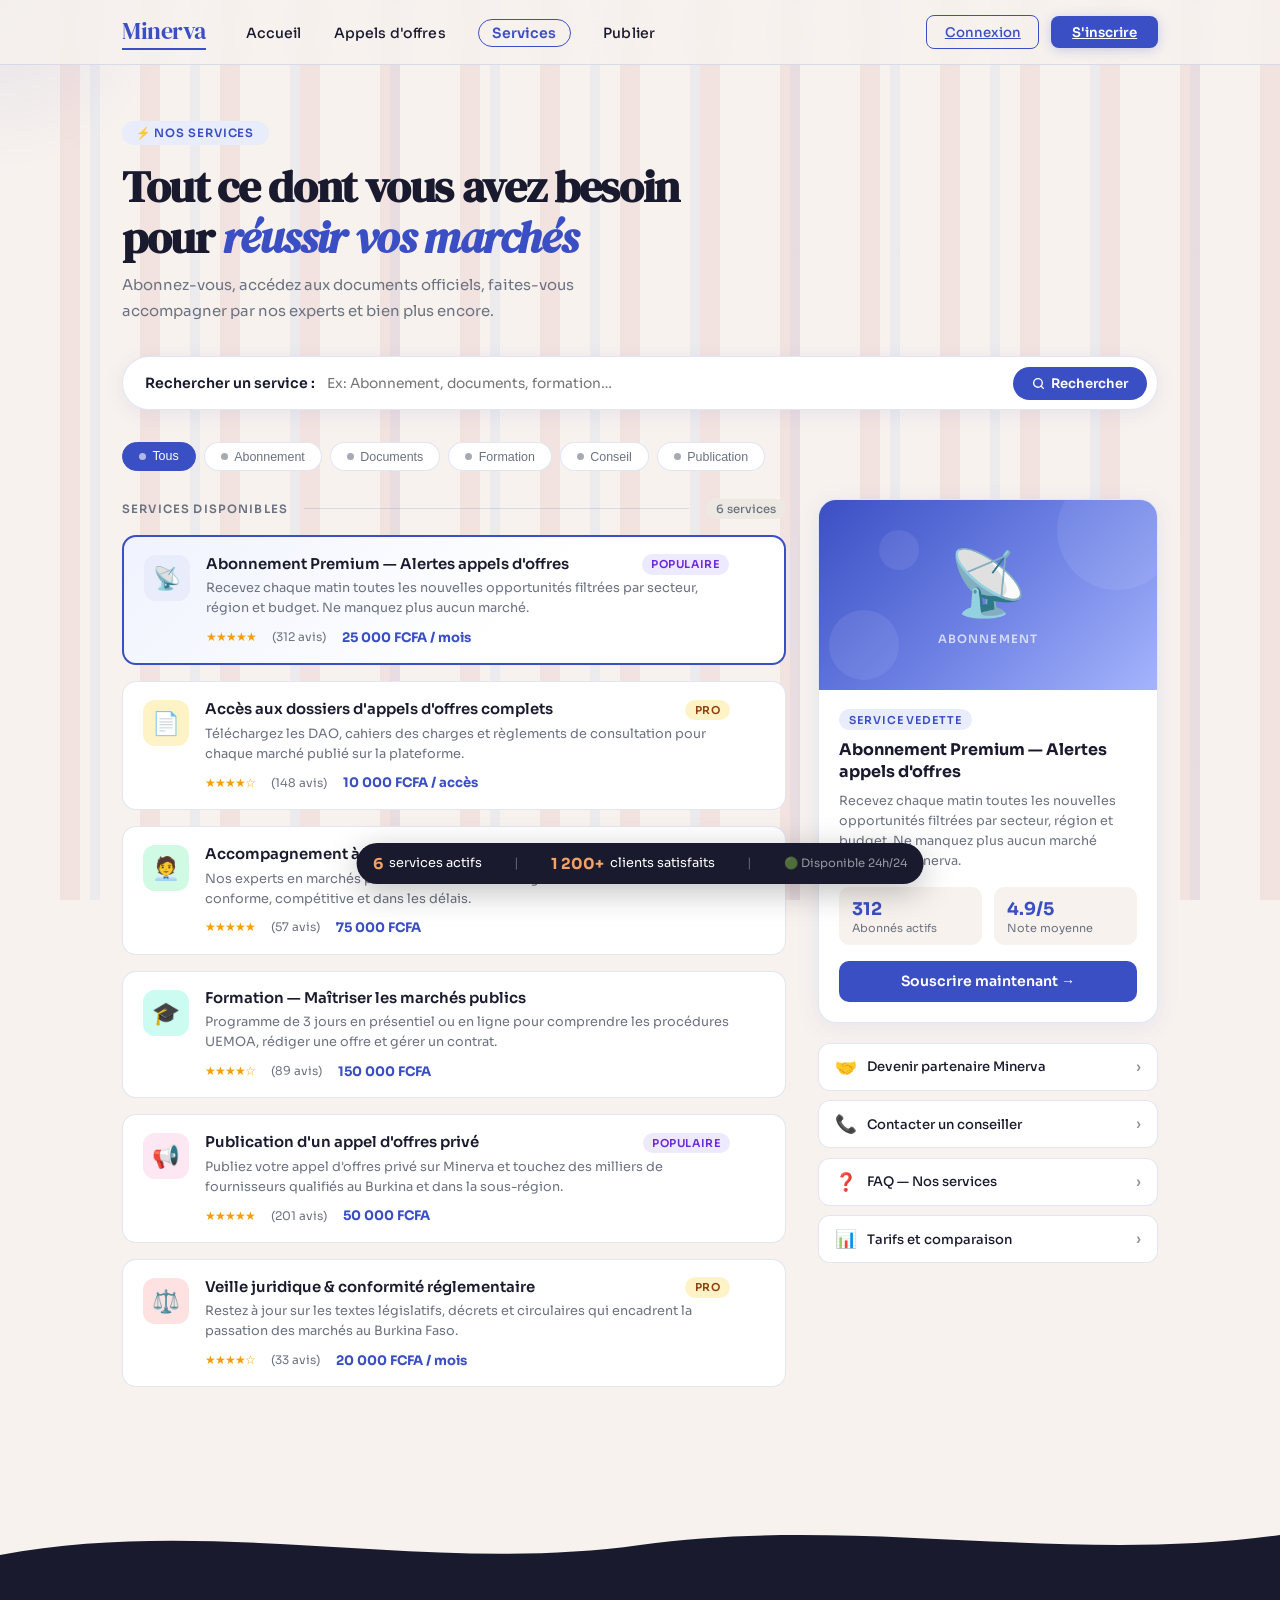
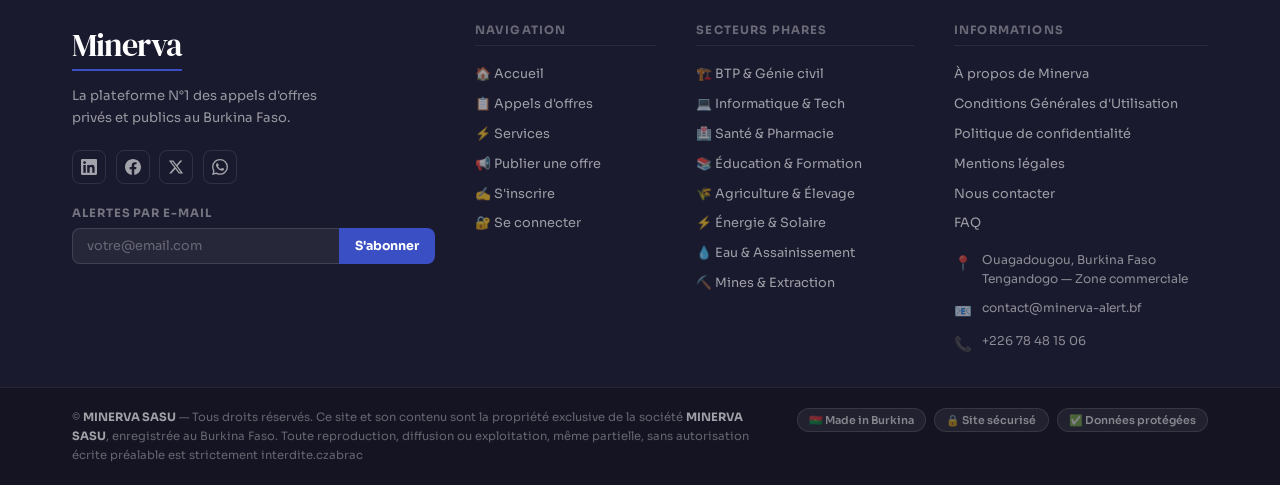
<file: minerva-services - Copie.html>
<!DOCTYPE html>
<html lang="fr">
<head>
<meta charset="UTF-8">
<meta name="viewport" content="width=device-width, initial-scale=1.0">
<title>Minerva — Services</title>
<link href="https://fonts.googleapis.com/css2?family=Sora:wght@300;400;500;600;700&family=DM+Serif+Display:ital@0;1&display=swap" rel="stylesheet">
<style>
  *, *::before, *::after { box-sizing: border-box; margin: 0; padding: 0; }

  :root {
    --primary: #3B4FC4;
    --primary-light: #6B7FE3;
    --primary-pale: #E8ECFB;
    --accent: #F4A261;
    --bg: #F7F2EE;
    --bg2: #EDE8E2;
    --surface: #FFFFFF;
    --text: #1A1A2E;
    --text-muted: #6B7280;
    --border: rgba(59,79,196,0.15);
    --stripe-pink: rgba(220,160,160,0.18);
    --stripe-blue: rgba(130,160,230,0.18);
  }

  body {
    font-family: 'Sora', sans-serif;
    background: var(--bg);
    color: var(--text);
    min-height: 100vh;
    overflow-x: hidden;
  }

  /* ── Animated background stripes ── */
  .bg-stripes {
    position: fixed;
    inset: 0;
    z-index: 0;
    pointer-events: none;
    overflow: hidden;
  }
  .bg-stripes::before,
  .bg-stripes::after {
    content: '';
    position: absolute;
    top: 0; bottom: 0;
    width: 100%;
  }
  .bg-stripes::before {
    background: repeating-linear-gradient(
      to right,
      transparent, transparent 60px,
      var(--stripe-pink) 60px, var(--stripe-pink) 80px
    );
    animation: shiftStripes 14s linear infinite;
  }
  .bg-stripes::after {
    background: repeating-linear-gradient(
      to right,
      transparent, transparent 90px,
      var(--stripe-blue) 90px, var(--stripe-blue) 100px
    );
    animation: shiftStripes 22s linear infinite reverse;
    opacity: 0.5;
  }
  @keyframes shiftStripes {
    from { transform: translateX(0); }
    to   { transform: translateX(100px); }
  }

  .cursor-glow {
    position: fixed;
    width: 340px; height: 340px;
    border-radius: 50%;
    background: radial-gradient(circle, rgba(59,79,196,0.09) 0%, transparent 70%);
    pointer-events: none;
    z-index: 0;
    transform: translate(-50%, -50%);
    transition: transform 0.1s ease-out;
  }

  /* ── NAV ── */
  nav {
    position: sticky; top: 0; z-index: 100;
    background: rgba(247,242,238,0.82);
    backdrop-filter: blur(14px);
    border-bottom: 1px solid var(--border);
  }
  .nav-inner {
    display: flex; align-items: center; gap: 2.5rem;
    height: 64px; max-width: 1100px;
    margin: 0 auto; padding: 0 2rem;
  }
  .logo {
    font-family: 'DM Serif Display', serif;
    font-size: 1.5rem; color: var(--primary);
    text-decoration: none; letter-spacing: -0.02em;
    border-bottom: 2.5px solid var(--primary);
    padding-bottom: 1px; white-space: nowrap;
  }
  .nav-links { display: flex; gap: 2rem; list-style: none; }
  .nav-links a {
    font-size: 0.88rem; font-weight: 500; color: var(--text);
    text-decoration: none; letter-spacing: 0.01em; transition: color 0.2s;
  }
  .nav-links a:hover, .nav-links a.active { color: var(--primary); }
  .nav-links a.active {
    border: 1.5px solid var(--primary);
    border-radius: 20px; padding: 0.25rem 0.85rem;
    font-weight: 600;
  }
  .nav-right { margin-left: auto; display: flex; align-items: center; gap: 0.75rem; }
  .btn-outline {
    padding: 0.45rem 1.1rem; border: 1.5px solid var(--primary);
    border-radius: 8px; font-size: 0.83rem; font-weight: 500;
    color: var(--primary); background: transparent; cursor: pointer;
    transition: background 0.2s;
  }
  .btn-outline:hover { background: var(--primary-pale); }
  .btn-primary {
    padding: 0.48rem 1.3rem; border: none; border-radius: 8px;
    font-size: 0.83rem; font-weight: 600; color: #fff;
    background: var(--primary); cursor: pointer;
    transition: background 0.2s, transform 0.15s;
    box-shadow: 0 2px 12px rgba(59,79,196,0.25);
  }
  .btn-primary:hover { background: var(--primary-light); transform: translateY(-1px); }

  /* ── WRAPPER ── */
  .wrapper {
    position: relative; z-index: 1;
    max-width: 1100px; margin: 0 auto; padding: 0 2rem;
  }

  /* ── PAGE HEADER ── */
  .page-header {
    padding: 3.5rem 0 2rem;
    opacity: 0; transform: translateY(14px);
    animation: fadeUp 0.6s 0.1s forwards;
  }
  .page-header .tag {
    display: inline-block;
    background: var(--primary-pale); color: var(--primary);
    font-size: 0.72rem; font-weight: 600; letter-spacing: 0.08em;
    text-transform: uppercase; padding: 0.3rem 0.9rem;
    border-radius: 100px; margin-bottom: 1rem;
  }
  .page-header h1 {
    font-family: 'DM Serif Display', serif;
    font-size: clamp(1.8rem, 4vw, 2.8rem);
    letter-spacing: -0.03em; line-height: 1.15;
    margin-bottom: 0.6rem;
  }
  .page-header h1 em { font-style: italic; color: var(--primary); }
  .page-header p {
    font-size: 0.93rem; color: var(--text-muted); max-width: 480px; line-height: 1.7;
  }

  /* ── MAIN LAYOUT ── */
  .main-layout {
    display: grid;
    grid-template-columns: 1fr 340px;
    gap: 2rem;
    padding-bottom: 5rem;
  }

  /* ── SEARCH BAR ── */
  .search-wrap {
    background: var(--surface);
    border: 1.5px solid var(--border);
    border-radius: 50px;
    display: flex; align-items: center; gap: 0.75rem;
    padding: 0.6rem 0.6rem 0.6rem 1.4rem;
    box-shadow: 0 4px 20px rgba(59,79,196,0.08);
    margin-bottom: 2rem;
    opacity: 0; transform: translateY(10px);
    animation: fadeUp 0.6s 0.25s forwards;
    transition: box-shadow 0.3s;
  }
  .search-wrap:focus-within {
    box-shadow: 0 4px 28px rgba(59,79,196,0.22);
    border-color: var(--primary);
  }
  .search-label { font-weight: 600; font-size: 0.88rem; white-space: nowrap; }
  .search-input {
    flex: 1; border: none; outline: none;
    font-family: 'Sora', sans-serif; font-size: 0.86rem;
    color: var(--text-muted); background: transparent;
  }
  .search-btn {
    padding: 0.5rem 1.2rem; border-radius: 40px; border: none;
    background: var(--primary); color: #fff;
    font-family: 'Sora', sans-serif; font-size: 0.82rem; font-weight: 600;
    cursor: pointer; display: flex; align-items: center; gap: 0.4rem;
    transition: background 0.2s;
  }
  .search-btn:hover { background: var(--primary-light); }

  /* ── CATEGORY TABS ── */
  .cat-tabs {
    display: flex; gap: 0.5rem; flex-wrap: wrap;
    margin-bottom: 1.75rem;
    opacity: 0; animation: fadeUp 0.6s 0.35s forwards;
  }
  .cat-tab {
    display: flex; align-items: center; gap: 0.4rem;
    padding: 0.4rem 1rem; border-radius: 100px;
    border: 1px solid var(--border);
    font-size: 0.78rem; font-weight: 500; color: var(--text-muted);
    background: var(--surface); cursor: pointer; transition: all 0.2s;
    white-space: nowrap;
  }
  .cat-tab:hover, .cat-tab.active {
    background: var(--primary); color: #fff; border-color: var(--primary);
  }
  .cat-tab .dot {
    width: 7px; height: 7px; border-radius: 50%;
    background: currentColor; opacity: 0.6;
  }

  /* ── SERVICE LIST ── */
  .service-list {
    display: flex; flex-direction: column; gap: 1rem;
    opacity: 0; animation: fadeUp 0.65s 0.45s forwards;
  }

  .service-card {
    background: var(--surface);
    border: 1px solid var(--border);
    border-radius: 14px;
    padding: 1.1rem 1.25rem;
    display: flex; align-items: flex-start; gap: 1rem;
    cursor: pointer;
    transition: transform 0.25s ease, box-shadow 0.25s ease, border-color 0.2s;
  }
  .service-card:hover {
    transform: translateX(4px);
    box-shadow: 0 6px 24px rgba(59,79,196,0.1);
    border-color: var(--primary-light);
  }
  .service-card.featured {
    border: 2px solid var(--primary);
    background: linear-gradient(135deg, #F0F3FE 0%, #FFFFFF 60%);
  }

  .svc-icon {
    width: 46px; height: 46px; border-radius: 12px;
    display: flex; align-items: center; justify-content: center;
    font-size: 1.4rem; flex-shrink: 0;
  }
  .icon-blue  { background: #E8ECFB; }
  .icon-green { background: #D1FAE5; }
  .icon-amber { background: #FEF3C7; }
  .icon-pink  { background: #FCE7F3; }
  .icon-teal  { background: #CCFBF1; }
  .icon-red   { background: #FEE2E2; }

  .svc-body { flex: 1; min-width: 0; }
  .svc-top {
    display: flex; align-items: center; justify-content: space-between;
    gap: 0.5rem; margin-bottom: 0.3rem;
  }
  .svc-name {
    font-size: 0.93rem; font-weight: 600; color: var(--text); line-height: 1.3;
  }
  .svc-badge {
    font-size: 0.68rem; font-weight: 600; letter-spacing: 0.05em;
    text-transform: uppercase; padding: 0.2rem 0.6rem; border-radius: 100px;
    white-space: nowrap; flex-shrink: 0;
  }
  .badge-new   { background: #DCFCE7; color: #15803D; }
  .badge-pop   { background: #EDE9FE; color: #6D28D9; }
  .badge-pro   { background: #FEF3C7; color: #92400E; }

  .svc-desc {
    font-size: 0.8rem; color: var(--text-muted); line-height: 1.55;
    margin-bottom: 0.6rem;
    display: -webkit-box; -webkit-line-clamp: 2;
    -webkit-box-orient: vertical; overflow: hidden;
  }
  .svc-meta {
    display: flex; align-items: center; gap: 1rem;
    font-size: 0.74rem; color: var(--text-muted);
  }
  .svc-meta .price { font-weight: 700; font-size: 0.82rem; color: var(--primary); }
  .svc-meta .stars { color: #F59E0B; letter-spacing: -1px; }

  .svc-arrow {
    color: var(--primary); font-size: 1.2rem; align-self: center; flex-shrink: 0;
    opacity: 0; transition: opacity 0.2s, transform 0.2s;
  }
  .service-card:hover .svc-arrow { opacity: 1; transform: translateX(3px); }

  /* ── RIGHT PANEL ── */
  .right-panel {
    opacity: 0; transform: translateY(16px);
    animation: fadeUp 0.7s 0.5s forwards;
  }

  /* Featured service big card */
  .featured-panel {
    background: var(--surface);
    border: 1px solid var(--border);
    border-radius: 18px;
    overflow: hidden;
    margin-bottom: 1.25rem;
    box-shadow: 0 4px 24px rgba(59,79,196,0.08);
  }
  .fp-thumb {
    height: 190px;
    position: relative;
    overflow: hidden;
    background: linear-gradient(135deg, #3B4FC4 0%, #6B7FE3 50%, #A5B4FC 100%);
  }
  .fp-thumb-deco {
    position: absolute; inset: 0;
    display: flex; align-items: center; justify-content: center;
    flex-direction: column; gap: 0.5rem;
  }
  .fp-thumb-deco .big-icon { font-size: 4rem; }
  .fp-thumb-deco .fp-label {
    font-size: 0.72rem; font-weight: 600; letter-spacing: 0.1em;
    text-transform: uppercase; color: rgba(255,255,255,0.7);
  }

  /* Floating circles decoration */
  .fp-circles {
    position: absolute; inset: 0; pointer-events: none;
  }
  .fp-circles span {
    position: absolute; border-radius: 50%;
    background: rgba(255,255,255,0.08);
  }
  .fp-circles span:nth-child(1) { width: 120px; height: 120px; top: -30px; right: -20px; }
  .fp-circles span:nth-child(2) { width: 70px; height: 70px; bottom: 10px; left: 10px; }
  .fp-circles span:nth-child(3) { width: 40px; height: 40px; top: 30px; left: 60px; }

  .fp-body { padding: 1.1rem 1.25rem 1.25rem; }
  .fp-tag {
    display: inline-block;
    background: var(--primary-pale); color: var(--primary);
    font-size: 0.68rem; font-weight: 600; letter-spacing: 0.08em;
    text-transform: uppercase; padding: 0.2rem 0.65rem;
    border-radius: 100px; margin-bottom: 0.6rem;
  }
  .fp-title {
    font-size: 1rem; font-weight: 700; color: var(--text);
    line-height: 1.35; margin-bottom: 0.5rem;
  }
  .fp-desc {
    font-size: 0.79rem; color: var(--text-muted);
    line-height: 1.6; margin-bottom: 1rem;
  }
  .fp-stats {
    display: grid; grid-template-columns: 1fr 1fr;
    gap: 0.75rem; margin-bottom: 1rem;
  }
  .fp-stat {
    background: var(--bg); border-radius: 10px;
    padding: 0.65rem 0.8rem;
  }
  .fp-stat .val { font-size: 1.1rem; font-weight: 700; color: var(--primary); }
  .fp-stat .lbl { font-size: 0.7rem; color: var(--text-muted); margin-top: 1px; }
  .btn-svc {
    width: 100%; padding: 0.7rem;
    border-radius: 10px; border: none;
    background: var(--primary); color: #fff;
    font-family: 'Sora', sans-serif; font-size: 0.88rem; font-weight: 600;
    cursor: pointer; transition: background 0.2s, transform 0.15s;
  }
  .btn-svc:hover { background: var(--primary-light); transform: translateY(-1px); }

  /* ── QUICK LINKS ── */
  .quick-links { display: flex; flex-direction: column; gap: 0.6rem; }
  .quick-link {
    display: flex; align-items: center; justify-content: space-between;
    background: var(--surface); border: 1px solid var(--border);
    border-radius: 12px; padding: 0.75rem 1rem;
    font-size: 0.82rem; font-weight: 500; color: var(--text);
    cursor: pointer; transition: all 0.2s;
    text-decoration: none;
  }
  .quick-link:hover { border-color: var(--primary); color: var(--primary); background: var(--primary-pale); }
  .ql-left { display: flex; align-items: center; gap: 0.6rem; }
  .ql-icon { font-size: 1.1rem; }
  .ql-arrow { font-size: 0.9rem; opacity: 0.5; }

  /* ── Section label ── */
  .section-label {
    display: flex; align-items: center; gap: 1rem;
    margin-bottom: 1rem;
  }
  .section-label h2 {
    font-size: 0.72rem; font-weight: 600; letter-spacing: 0.1em;
    text-transform: uppercase; color: var(--text-muted); white-space: nowrap;
  }
  .section-label hr { flex: 1; border: none; border-top: 1px solid var(--border); }
  .section-label .count {
    font-size: 0.72rem; font-weight: 500; color: var(--text-muted);
    background: var(--bg2); padding: 0.18rem 0.65rem; border-radius: 100px;
  }

  /* ── Stat bar ── */
  .stat-bar {
    position: fixed; bottom: 1.5rem; left: 50%;
    transform: translateX(-50%) translateY(80px);
    background: var(--text); color: #fff;
    border-radius: 100px; padding: 0.7rem 2rem;
    display: flex; align-items: center; gap: 2rem;
    font-size: 0.8rem;
    box-shadow: 0 8px 32px rgba(0,0,0,0.25);
    z-index: 200; white-space: nowrap; opacity: 0;
    animation: slideUp 0.6s 1.3s ease forwards;
  }
  .stat-bar .num { font-weight: 700; font-size: 0.95rem; color: var(--accent); }
  .stat-bar .sep { opacity: 0.3; }

  @keyframes fadeUp {
    to { opacity: 1; transform: translateY(0) translateX(0); }
  }
  @keyframes slideUp {
    to { opacity: 1; transform: translateX(-50%) translateY(0); }
  }

  /* Animated entrance for each service card */
  .service-card { opacity: 0; transform: translateX(-16px); }
  .service-card:nth-child(1) { animation: fadeUp 0.5s 0.5s forwards; }
  .service-card:nth-child(2) { animation: fadeUp 0.5s 0.6s forwards; }
  .service-card:nth-child(3) { animation: fadeUp 0.5s 0.7s forwards; }
  .service-card:nth-child(4) { animation: fadeUp 0.5s 0.8s forwards; }
  .service-card:nth-child(5) { animation: fadeUp 0.5s 0.9s forwards; }
  .service-card:nth-child(6) { animation: fadeUp 0.5s 1.0s forwards; }

  @media (max-width: 820px) {
    .main-layout { grid-template-columns: 1fr; }
    .right-panel { order: -1; }
    .featured-panel { display: flex; }
    .fp-thumb { width: 180px; height: auto; flex-shrink: 0; }
    .stat-bar { display: none; }
  }

  
/* ── Footer base ── */
.minerva-footer {
  position: relative;
  margin-top: 3rem;
  font-family: 'Sora', sans-serif;
}
 
/* Vague SVG de transition */
.footer-wave {
  display: block;
  line-height: 0;
  overflow: hidden;
}
.footer-wave svg {
  display: block;
  width: 100%;
  height: 60px;
}
 
/* Corps du footer */
.footer-body {
  background: #1A1A2E;
  color: rgba(255,255,255,0.75);
}
 
.footer-inner {
  max-width: 1200px;
  margin: 0 auto;
  padding: 3rem 2rem 2rem;
  display: grid;
  grid-template-columns: 2fr 1fr 1.2fr 1.4fr;
  gap: 2.5rem;
}
 
/* Brand column */
.footer-logo {
  font-family: 'DM Serif Display', serif;
  font-size: 2rem;
  color: #ffffff;
  letter-spacing: -0.03em;
  border-bottom: 2.5px solid #3B4FC4;
  display: inline-block;
  padding-bottom: 2px;
  margin-bottom: 0.85rem;
}
 
.footer-tagline {
  font-size: 0.82rem;
  color: rgba(255,255,255,0.55);
  line-height: 1.7;
  margin-bottom: 1.25rem;
}
 
/* Social icons */
.footer-socials {
  display: flex;
  gap: 0.6rem;
  margin-bottom: 1.4rem;
}
.fsocial {
  width: 34px; height: 34px;
  border-radius: 8px;
  border: 1px solid rgba(255,255,255,0.1);
  display: flex; align-items: center; justify-content: center;
  color: rgba(255,255,255,0.6);
  text-decoration: none;
  transition: all 0.22s;
}
.fsocial:hover {
  background: #3B4FC4;
  border-color: #3B4FC4;
  color: #fff;
  transform: translateY(-2px);
}
 
/* Newsletter */
.fnl-label {
  font-size: 0.72rem;
  font-weight: 700;
  letter-spacing: 0.08em;
  text-transform: uppercase;
  color: rgba(255,255,255,0.4);
  margin-bottom: 0.5rem;
}
.fnl-wrap {
  display: flex;
  gap: 0;
}
.fnl-input {
  flex: 1;
  padding: 0.55rem 0.85rem;
  border: 1px solid rgba(255,255,255,0.12);
  border-right: none;
  border-radius: 8px 0 0 8px;
  background: rgba(255,255,255,0.06);
  color: #fff;
  font-family: 'Sora', sans-serif;
  font-size: 0.8rem;
  outline: none;
  transition: border-color 0.2s;
}
.fnl-input::placeholder { color: rgba(255,255,255,0.3); }
.fnl-input:focus { border-color: #3B4FC4; }
.fnl-btn {
  padding: 0.55rem 1rem;
  border-radius: 0 8px 8px 0;
  border: none;
  background: #3B4FC4;
  color: #fff;
  font-family: 'Sora', sans-serif;
  font-size: 0.78rem;
  font-weight: 700;
  cursor: pointer;
  white-space: nowrap;
  transition: background 0.2s;
}
.fnl-btn:hover { background: #6B7FE3; }
 
/* Column titles */
.footer-col-title {
  font-size: 0.72rem;
  font-weight: 700;
  letter-spacing: 0.1em;
  text-transform: uppercase;
  color: rgba(255,255,255,0.35);
  margin-bottom: 1rem;
  padding-bottom: 0.5rem;
  border-bottom: 1px solid rgba(255,255,255,0.07);
}
 
/* Links */
.footer-links {
  list-style: none;
  display: flex;
  flex-direction: column;
  gap: 0.55rem;
}
.footer-links a {
  font-size: 0.8rem;
  color: rgba(255,255,255,0.58);
  text-decoration: none;
  transition: color 0.2s, padding-left 0.2s;
  display: inline-block;
}
.footer-links a:hover {
  color: #ffffff;
  padding-left: 4px;
}
 
/* Contact block */
.footer-contact {
  margin-top: 1.2rem;
  display: flex;
  flex-direction: column;
  gap: 0.6rem;
}
.fcontact-item {
  display: flex;
  align-items: flex-start;
  gap: 0.6rem;
  font-size: 0.76rem;
  color: rgba(255,255,255,0.5);
  line-height: 1.55;
}
.fcontact-icon { flex-shrink: 0; font-size: 0.9rem; margin-top: 1px; }
 
/* Bottom bar */
.footer-bottom {
  border-top: 1px solid rgba(255,255,255,0.07);
  background: rgba(0,0,0,0.25);
}
.footer-bottom-inner {
  max-width: 1200px;
  margin: 0 auto;
  padding: 1.25rem 2rem;
  display: flex;
  align-items: flex-start;
  justify-content: space-between;
  gap: 1.5rem;
  flex-wrap: wrap;
}
.footer-copy {
  font-size: 0.72rem;
  color: rgba(255,255,255,0.35);
  line-height: 1.65;
  max-width: 680px;
}
.footer-copy strong { color: rgba(255,255,255,0.6); }
 
/* Badges */
.footer-badges {
  display: flex;
  gap: 0.5rem;
  flex-wrap: wrap;
  flex-shrink: 0;
}
.fbadge {
  font-size: 0.68rem;
  font-weight: 600;
  color: rgba(255,255,255,0.45);
  background: rgba(255,255,255,0.06);
  border: 1px solid rgba(255,255,255,0.1);
  padding: 0.25rem 0.7rem;
  border-radius: 100px;
  white-space: nowrap;
}
 
/* ── Responsive ── */
@media (max-width: 1000px) {
  .footer-inner { grid-template-columns: 1fr 1fr; gap: 2rem; }
  .footer-brand { grid-column: 1 / -1; }
}
@media (max-width: 580px) {
  .footer-inner { grid-template-columns: 1fr; padding: 2rem 1.5rem 1.5rem; }
  .footer-bottom-inner { flex-direction: column; gap: 0.85rem; }
  .footer-badges { justify-content: flex-start; }
}
</style>
<link rel="stylesheet" href="minerva-shared.css">
<link rel="manifest" href="manifest.webmanifest">
<meta name="theme-color" content="#3B4FC4">
<meta name="description" content="Minerva — veille et appels d'offres privés et publics au Burkina Faso et en Afrique de l'Ouest.">
<meta name="apple-mobile-web-app-capable" content="yes">
<meta name="apple-mobile-web-app-title" content="Minerva">
<link rel="apple-touch-icon" href="icons/icon-192.png">
<link rel="icon" type="image/png" sizes="192x192" href="icons/icon-192.png">
<script defer src="pwa-register.js"></script>
</head>
<body>

<div class="cursor-glow" id="glow"></div>
<div class="bg-stripes"></div>

<!-- NAV -->
<nav>
  <div class="nav-inner">
    <a href="minerva.html" class="logo">Minerva</a>
    <ul class="nav-links">
      <li><a href="index.html">Accueil</a></li>
      <li><a href="minerva-appels.html">Appels d'offres</a></li>
      <li><a href="minerva-services.html" class="active">Services</a></li>
      <li><a href="minerva-publier.html">Publier</a></li>
    </ul>
    <div class="nav-right">
      <a href="minerva-connexion.html" class="btn-outline">Connexion</a>
      <a href="minerva-inscription.html" class="btn-primary">S'inscrire</a>
    </div>
  </div>
</nav>

<!-- PAGE HEADER -->
<div class="wrapper">
  <div class="page-header">
    <div class="tag">⚡ Nos services</div>
    <h1>Tout ce dont vous avez besoin<br>pour <em>réussir vos marchés</em></h1>
    <p>Abonnez-vous, accédez aux documents officiels, faites-vous accompagner par nos experts et bien plus encore.</p>
  </div>

  <!-- SEARCH -->
  <div class="search-wrap">
    <span class="search-label">Rechercher un service :</span>
    <input class="search-input" type="text" id="searchInput" placeholder="Ex: Abonnement, documents, formation…" />
    <button class="search-btn" onclick="doSearch()">
      <svg width="13" height="13" viewBox="0 0 24 24" fill="none" stroke="currentColor" stroke-width="2.5" stroke-linecap="round" stroke-linejoin="round"><circle cx="11" cy="11" r="8"/><path d="m21 21-4.35-4.35"/></svg>
      Rechercher
    </button>
  </div>

  <!-- CATEGORY TABS -->
  <div class="cat-tabs" id="catTabs">
    <button class="cat-tab active" data-cat="Tous"><span class="dot"></span>Tous</button>
    <button class="cat-tab" data-cat="Abonnement"><span class="dot"></span>Abonnement</button>
    <button class="cat-tab" data-cat="Documents"><span class="dot"></span>Documents</button>
    <button class="cat-tab" data-cat="Formation"><span class="dot"></span>Formation</button>
    <button class="cat-tab" data-cat="Conseil"><span class="dot"></span>Conseil</button>
    <button class="cat-tab" data-cat="Publication"><span class="dot"></span>Publication</button>
  </div>

  <!-- MAIN LAYOUT -->
  <div class="main-layout">
    <!-- LEFT: Service list -->
    <div>
      <div class="section-label">
        <h2>Services disponibles</h2>
        <hr>
        <span class="count" id="countLabel">6 services</span>
      </div>

      <div class="service-list" id="serviceList">

        <div class="service-card featured" data-cat="Abonnement" onclick="selectService(this)">
          <div class="svc-icon icon-blue">📡</div>
          <div class="svc-body">
            <div class="svc-top">
              <span class="svc-name">Abonnement Premium — Alertes appels d'offres</span>
              <span class="svc-badge badge-pop">Populaire</span>
            </div>
            <div class="svc-desc">Recevez chaque matin toutes les nouvelles opportunités filtrées par secteur, région et budget. Ne manquez plus aucun marché.</div>
            <div class="svc-meta">
              <span class="stars">★★★★★</span>
              <span>(312 avis)</span>
              <span class="price">25 000 FCFA / mois</span>
            </div>
          </div>
          <div class="svc-arrow">→</div>
        </div>

        <div class="service-card" data-cat="Documents" onclick="selectService(this)">
          <div class="svc-icon icon-amber">📄</div>
          <div class="svc-body">
            <div class="svc-top">
              <span class="svc-name">Accès aux dossiers d'appels d'offres complets</span>
              <span class="svc-badge badge-pro">Pro</span>
            </div>
            <div class="svc-desc">Téléchargez les DAO, cahiers des charges et règlements de consultation pour chaque marché publié sur la plateforme.</div>
            <div class="svc-meta">
              <span class="stars">★★★★☆</span>
              <span>(148 avis)</span>
              <span class="price">10 000 FCFA / accès</span>
            </div>
          </div>
          <div class="svc-arrow">→</div>
        </div>

        <div class="service-card" data-cat="Conseil" onclick="selectService(this)">
          <div class="svc-icon icon-green">🧑‍💼</div>
          <div class="svc-body">
            <div class="svc-top">
              <span class="svc-name">Accompagnement à la soumission d'offre</span>
              <span class="svc-badge badge-new">Nouveau</span>
            </div>
            <div class="svc-desc">Nos experts en marchés publics vous aident à rédiger et soumettre une offre conforme, compétitive et dans les délais.</div>
            <div class="svc-meta">
              <span class="stars">★★★★★</span>
              <span>(57 avis)</span>
              <span class="price">75 000 FCFA</span>
            </div>
          </div>
          <div class="svc-arrow">→</div>
        </div>

        <div class="service-card" data-cat="Formation" onclick="selectService(this)">
          <div class="svc-icon icon-teal">🎓</div>
          <div class="svc-body">
            <div class="svc-top">
              <span class="svc-name">Formation — Maîtriser les marchés publics</span>
              <span></span>
            </div>
            <div class="svc-desc">Programme de 3 jours en présentiel ou en ligne pour comprendre les procédures UEMOA, rédiger une offre et gérer un contrat.</div>
            <div class="svc-meta">
              <span class="stars">★★★★☆</span>
              <span>(89 avis)</span>
              <span class="price">150 000 FCFA</span>
            </div>
          </div>
          <div class="svc-arrow">→</div>
        </div>

        <div class="service-card" data-cat="Publication" onclick="selectService(this)">
          <div class="svc-icon icon-pink">📢</div>
          <div class="svc-body">
            <div class="svc-top">
              <span class="svc-name">Publication d'un appel d'offres privé</span>
              <span class="svc-badge badge-pop">Populaire</span>
            </div>
            <div class="svc-desc">Publiez votre appel d'offres privé sur Minerva et touchez des milliers de fournisseurs qualifiés au Burkina et dans la sous-région.</div>
            <div class="svc-meta">
              <span class="stars">★★★★★</span>
              <span>(201 avis)</span>
              <span class="price">50 000 FCFA</span>
            </div>
          </div>
          <div class="svc-arrow">→</div>
        </div>

        <div class="service-card" data-cat="Documents" onclick="selectService(this)">
          <div class="svc-icon icon-red">⚖️</div>
          <div class="svc-body">
            <div class="svc-top">
              <span class="svc-name">Veille juridique & conformité réglementaire</span>
              <span class="svc-badge badge-pro">Pro</span>
            </div>
            <div class="svc-desc">Restez à jour sur les textes législatifs, décrets et circulaires qui encadrent la passation des marchés au Burkina Faso.</div>
            <div class="svc-meta">
              <span class="stars">★★★★☆</span>
              <span>(33 avis)</span>
              <span class="price">20 000 FCFA / mois</span>
            </div>
          </div>
          <div class="svc-arrow">→</div>
        </div>

      </div>
    </div>

    <!-- RIGHT PANEL -->
    <div class="right-panel">
      <!-- Featured big card -->
      <div class="featured-panel" id="featuredPanel">
        <div class="fp-thumb">
          <div class="fp-circles">
            <span></span><span></span><span></span>
          </div>
          <div class="fp-thumb-deco">
            <div class="big-icon" id="fpIcon">📡</div>
            <div class="fp-label" id="fpCat">Abonnement</div>
          </div>
        </div>
        <div class="fp-body">
          <span class="fp-tag" id="fpTag">Service vedette</span>
          <div class="fp-title" id="fpTitle">Abonnement Premium — Alertes appels d'offres</div>
          <div class="fp-desc" id="fpDesc">Recevez chaque matin toutes les nouvelles opportunités filtrées par secteur, région et budget. Ne manquez plus aucun marché publié sur Minerva.</div>
          <div class="fp-stats">
            <div class="fp-stat"><div class="val" id="fpStat1">312</div><div class="lbl">Abonnés actifs</div></div>
            <div class="fp-stat"><div class="val" id="fpStat2">4.9/5</div><div class="lbl">Note moyenne</div></div>
          </div>
          <button class="btn-svc" id="fpBtn">Souscrire maintenant →</button>
        </div>
      </div>

      <!-- Quick links -->
      <div class="quick-links">
        <a class="quick-link" href="#">
          <div class="ql-left"><span class="ql-icon">🤝</span>Devenir partenaire Minerva</div>
          <span class="ql-arrow">›</span>
        </a>
        <a class="quick-link" href="#">
          <div class="ql-left"><span class="ql-icon">📞</span>Contacter un conseiller</div>
          <span class="ql-arrow">›</span>
        </a>
        <a class="quick-link" href="#">
          <div class="ql-left"><span class="ql-icon">❓</span>FAQ — Nos services</div>
          <span class="ql-arrow">›</span>
        </a>
        <a class="quick-link" href="#">
          <div class="ql-left"><span class="ql-icon">📊</span>Tarifs et comparaison</div>
          <span class="ql-arrow">›</span>
        </a>
      </div>
    </div>
  </div>
</div>

<!-- FLOATING STAT BAR -->
<div class="stat-bar">
  <div style="display:flex;align-items:center;gap:0.4rem"><span class="num">6</span> services actifs</div>
  <div class="sep">|</div>
  <div style="display:flex;align-items:center;gap:0.4rem"><span class="num">1 200+</span> clients satisfaits</div>
  <div class="sep">|</div>
  <div style="font-size:0.72rem;color:rgba(255,255,255,0.55)">🟢 Disponible 24h/24</div>
</div>

<script>
  // Cursor glow
  const glow = document.getElementById('glow');
  document.addEventListener('mousemove', e => {
    glow.style.transform = `translate(${e.clientX - 170}px, ${e.clientY - 170}px)`;
  });

  // Category tabs
  const serviceData = {
    '📡': { cat: 'Abonnement', title: 'Abonnement Premium — Alertes appels d\'offres', desc: 'Recevez chaque matin toutes les nouvelles opportunités filtrées par secteur, région et budget. Ne manquez plus aucun marché publié sur Minerva.', stat1: '312', lbl1: 'Abonnés actifs', stat2: '4.9/5', lbl2: 'Note moyenne', btn: 'Souscrire maintenant →' },
    '📄': { cat: 'Documents', title: 'Accès aux dossiers d\'appels d\'offres complets', desc: 'Téléchargez les DAO, cahiers des charges et règlements de consultation pour chaque marché publié sur la plateforme.', stat1: '2 400', lbl1: 'Docs téléchargés', stat2: '4.7/5', lbl2: 'Satisfaction', btn: 'Accéder aux documents →' },
    '🧑‍💼': { cat: 'Conseil', title: 'Accompagnement à la soumission d\'offre', desc: 'Nos experts en marchés publics vous aident à rédiger et soumettre une offre conforme, compétitive et dans les délais.', stat1: '57', lbl1: 'Clients accompagnés', stat2: '5.0/5', lbl2: 'Note moyenne', btn: 'Prendre rendez-vous →' },
    '🎓': { cat: 'Formation', title: 'Formation — Maîtriser les marchés publics', desc: 'Programme de 3 jours en présentiel ou en ligne pour comprendre les procédures UEMOA, rédiger une offre et gérer un contrat.', stat1: '89', lbl1: 'Participants formés', stat2: '4.8/5', lbl2: 'Note moyenne', btn: 'S\'inscrire à la formation →' },
    '📢': { cat: 'Publication', title: 'Publication d\'un appel d\'offres privé', desc: 'Publiez votre appel d\'offres privé sur Minerva et touchez des milliers de fournisseurs qualifiés au Burkina et dans la sous-région.', stat1: '201', lbl1: 'AO publiés', stat2: '4.9/5', lbl2: 'Satisfaction clients', btn: 'Publier un appel d\'offres →' },
    '⚖️': { cat: 'Veille juridique', title: 'Veille juridique & conformité réglementaire', desc: 'Restez à jour sur les textes législatifs, décrets et circulaires qui encadrent la passation des marchés au Burkina Faso.', stat1: '33', lbl1: 'Abonnés pro', stat2: '4.6/5', lbl2: 'Note moyenne', btn: 'S\'abonner à la veille →' },
  };

  function selectService(card) {
    document.querySelectorAll('.service-card').forEach(c => c.style.borderColor = '');
    card.style.borderColor = 'var(--primary)';
    card.style.borderWidth = '2px';

    const icon = card.querySelector('.svc-icon').textContent.trim();
    const d = serviceData[icon];
    if (!d) return;

    document.getElementById('fpIcon').textContent = icon;
    document.getElementById('fpCat').textContent = d.cat;
    document.getElementById('fpTitle').textContent = d.title;
    document.getElementById('fpDesc').textContent = d.desc;
    document.getElementById('fpStat1').textContent = d.stat1;
    document.getElementById('fpStat2').textContent = d.stat2;
    document.querySelector('#featuredPanel .fp-stats .fp-stat:first-child .lbl').textContent = d.lbl1;
    document.querySelector('#featuredPanel .fp-stats .fp-stat:last-child .lbl').textContent = d.lbl2;
    document.getElementById('fpBtn').textContent = d.btn;

    const panel = document.getElementById('featuredPanel');
    panel.style.transition = 'opacity 0.15s';
    panel.style.opacity = '0';
    setTimeout(() => { panel.style.opacity = '1'; }, 160);
  }

  // Category tabs filter
  document.querySelectorAll('.cat-tab').forEach(tab => {
    tab.addEventListener('click', () => {
      document.querySelectorAll('.cat-tab').forEach(t => t.classList.remove('active'));
      tab.classList.add('active');
      const cat = tab.dataset.cat;
      const cards = document.querySelectorAll('.service-card');
      let count = 0;
      cards.forEach(card => {
        const show = cat === 'Tous' || card.dataset.cat === cat;
        card.style.display = show ? 'flex' : 'none';
        if (show) count++;
      });
      document.getElementById('countLabel').textContent = count + ' service' + (count > 1 ? 's' : '');
    });
  });

  // Search
  function doSearch() {
    const q = document.getElementById('searchInput').value.toLowerCase().trim();
    document.querySelectorAll('.cat-tab').forEach(t => t.classList.remove('active'));
    document.querySelector('[data-cat="Tous"]').classList.add('active');

    const cards = document.querySelectorAll('.service-card');
    let count = 0;
    cards.forEach(card => {
      const show = !q || card.innerText.toLowerCase().includes(q);
      card.style.display = show ? 'flex' : 'none';
      if (show) count++;
    });
    document.getElementById('countLabel').textContent = count + ' service' + (count > 1 ? 's' : '');
  }
  document.getElementById('searchInput').addEventListener('keydown', e => {
    if (e.key === 'Enter') doSearch();
  });
 
  // Année dynamique dans le copyright
  document.getElementById('footerYear').textContent = new Date().getFullYear();
 
  // Abonnement newsletter (simulation)
  function subscribeNL(btn) {
    const input = btn.previousElementSibling;
    const re = /^[^\s@]+@[^\s@]+\.[^\s@]+$/;
    if (!re.test(input.value.trim())) {
      input.style.borderColor = '#EF4444';
      input.placeholder = 'E-mail invalide…';
      setTimeout(() => { input.style.borderColor = ''; input.placeholder = 'votre@email.com'; }, 2000);
      return;
    }
    btn.textContent = '✓ Abonné !';
    btn.style.background = '#3AAF85';
    btn.disabled = true;
    input.value = '';
    input.placeholder = 'Merci pour votre inscription !';
  }
</script>
<!-- ============================================================
     MINERVA ALERT — FOOTER UNIVERSEL
     À coller juste avant </body> sur chaque page du site
     ============================================================ -->
 
<footer class="minerva-footer">
 
  <!-- Vague décorative -->
  <div class="footer-wave">
    <svg viewBox="0 0 1440 60" preserveAspectRatio="none" xmlns="http://www.w3.org/2000/svg">
      <path d="M0,40 C240,0 480,60 720,30 C960,0 1200,50 1440,20 L1440,60 L0,60 Z" fill="#1A1A2E"/>
    </svg>
  </div>
 
  <div class="footer-body">
    <div class="footer-inner">
 
      <!-- COL 1 : Brand -->
      <div class="footer-col footer-brand">
        <div class="footer-logo">Minerva</div>
        <p class="footer-tagline">La plateforme N°1 des appels d'offres<br>privés et publics au Burkina Faso.</p>
        <div class="footer-socials">
          <a href="#" class="fsocial" title="LinkedIn" aria-label="LinkedIn">
            <svg width="16" height="16" viewBox="0 0 24 24" fill="currentColor"><path d="M20.447 20.452h-3.554v-5.569c0-1.328-.027-3.037-1.852-3.037-1.853 0-2.136 1.445-2.136 2.939v5.667H9.351V9h3.414v1.561h.046c.477-.9 1.637-1.85 3.37-1.85 3.601 0 4.267 2.37 4.267 5.455v6.286zM5.337 7.433a2.062 2.062 0 01-2.063-2.065 2.064 2.064 0 112.063 2.065zm1.782 13.019H3.555V9h3.564v11.452zM22.225 0H1.771C.792 0 0 .774 0 1.729v20.542C0 23.227.792 24 1.771 24h20.451C23.2 24 24 23.227 24 22.271V1.729C24 .774 23.2 0 22.222 0h.003z"/></svg>
          </a>
          <a href="#" class="fsocial" title="Facebook" aria-label="Facebook">
            <svg width="16" height="16" viewBox="0 0 24 24" fill="currentColor"><path d="M24 12.073c0-6.627-5.373-12-12-12s-12 5.373-12 12c0 5.99 4.388 10.954 10.125 11.854v-8.385H7.078v-3.47h3.047V9.43c0-3.007 1.792-4.669 4.533-4.669 1.312 0 2.686.235 2.686.235v2.953H15.83c-1.491 0-1.956.925-1.956 1.874v2.25h3.328l-.532 3.47h-2.796v8.385C19.612 23.027 24 18.062 24 12.073z"/></svg>
          </a>
          <a href="#" class="fsocial" title="Twitter / X" aria-label="Twitter">
            <svg width="16" height="16" viewBox="0 0 24 24" fill="currentColor"><path d="M18.244 2.25h3.308l-7.227 8.26 8.502 11.24H16.17l-5.214-6.817L4.99 21.75H1.68l7.73-8.835L1.254 2.25H8.08l4.713 6.231zm-1.161 17.52h1.833L7.084 4.126H5.117z"/></svg>
          </a>
          <a href="#" class="fsocial" title="WhatsApp" aria-label="WhatsApp">
            <svg width="16" height="16" viewBox="0 0 24 24" fill="currentColor"><path d="M17.472 14.382c-.297-.149-1.758-.867-2.03-.967-.273-.099-.471-.148-.67.15-.197.297-.767.966-.94 1.164-.173.199-.347.223-.644.075-.297-.15-1.255-.463-2.39-1.475-.883-.788-1.48-1.761-1.653-2.059-.173-.297-.018-.458.13-.606.134-.133.298-.347.446-.52.149-.174.198-.298.298-.497.099-.198.05-.371-.025-.52-.075-.149-.669-1.612-.916-2.207-.242-.579-.487-.5-.669-.51-.173-.008-.371-.01-.57-.01-.198 0-.52.074-.792.372-.272.297-1.04 1.016-1.04 2.479 0 1.462 1.065 2.875 1.213 3.074.149.198 2.096 3.2 5.077 4.487.709.306 1.262.489 1.694.625.712.227 1.36.195 1.871.118.571-.085 1.758-.719 2.006-1.413.248-.694.248-1.289.173-1.413-.074-.124-.272-.198-.57-.347m-5.421 7.403h-.004a9.87 9.87 0 01-5.031-1.378l-.361-.214-3.741.982.998-3.648-.235-.374a9.86 9.86 0 01-1.51-5.26c.001-5.45 4.436-9.884 9.888-9.884 2.64 0 5.122 1.03 6.988 2.898a9.825 9.825 0 012.893 6.994c-.003 5.45-4.437 9.884-9.885 9.884m8.413-18.297A11.815 11.815 0 0012.05 0C5.495 0 .16 5.335.157 11.892c0 2.096.547 4.142 1.588 5.945L.057 24l6.305-1.654a11.882 11.882 0 005.683 1.448h.005c6.554 0 11.89-5.335 11.893-11.893a11.821 11.821 0 00-3.48-8.413z"/></svg>
          </a>
        </div>
        <!-- Newsletter mini -->
        <div class="footer-newsletter">
          <p class="fnl-label">Alertes par e-mail</p>
          <div class="fnl-wrap">
            <input type="email" class="fnl-input" placeholder="votre@email.com" />
            <button class="fnl-btn" onclick="subscribeNL(this)">S'abonner</button>
          </div>
        </div>
      </div>
 
      <!-- COL 2 : Navigation -->
      <div class="footer-col">
        <div class="footer-col-title">Navigation</div>
        <ul class="footer-links">
          <li><a href="index.html">🏠 Accueil</a></li>
          <li><a href="minerva-appels.html">📋 Appels d'offres</a></li>
          <li><a href="minerva-services.html">⚡ Services</a></li>
          <li><a href="minerva-publier.html">📢 Publier une offre</a></li>
          <li><a href="minerva-inscription.html">✍️ S'inscrire</a></li>
          <li><a href="minerva-connexion.html">🔐 Se connecter</a></li>
        </ul>
      </div>
 
      <!-- COL 3 : Secteurs -->
      <div class="footer-col">
        <div class="footer-col-title">Secteurs phares</div>
        <ul class="footer-links">
          <li><a href="minerva-appels.html">🏗️ BTP & Génie civil</a></li>
          <li><a href="minerva-appels.html">💻 Informatique & Tech</a></li>
          <li><a href="minerva-appels.html">🏥 Santé & Pharmacie</a></li>
          <li><a href="minerva-appels.html">📚 Éducation & Formation</a></li>
          <li><a href="minerva-appels.html">🌾 Agriculture & Élevage</a></li>
          <li><a href="minerva-appels.html">⚡ Énergie & Solaire</a></li>
          <li><a href="minerva-appels.html">💧 Eau & Assainissement</a></li>
          <li><a href="minerva-appels.html">⛏️ Mines & Extraction</a></li>
        </ul>
      </div>
 
      <!-- COL 4 : Informations -->
      <div class="footer-col">
        <div class="footer-col-title">Informations</div>
        <ul class="footer-links">
          <li><a href="#">À propos de Minerva</a></li>
          <li><a href="#">Conditions Générales d'Utilisation</a></li>
          <li><a href="#">Politique de confidentialité</a></li>
          <li><a href="#">Mentions légales</a></li>
          <li><a href="#">Nous contacter</a></li>
          <li><a href="#">FAQ</a></li>
        </ul>
        <!-- Contact block -->
        <div class="footer-contact">
          <div class="fcontact-item">
            <span class="fcontact-icon">📍</span>
            <span>Ouagadougou, Burkina Faso<br>Tengandogo — Zone commerciale</span>
          </div>
          <div class="fcontact-item">
            <span class="fcontact-icon">📧</span>
            <span>contact@minerva-alert.bf</span>
          </div>
          <div class="fcontact-item">
            <span class="fcontact-icon">📞</span>
            <span>+226 78 48 15 06</span>
          </div>
        </div>
      </div>
 
    </div><!-- /footer-inner -->
 
    <!-- Bottom bar -->
    <div class="footer-bottom">
      <div class="footer-bottom-inner">
        <p class="footer-copy">
          &copy; <span id="footerYear"></span> <strong>MINERVA SASU</strong> — Tous droits réservés.
          Ce site et son contenu sont la propriété exclusive de la société
          <strong>MINERVA SASU</strong>, enregistrée au Burkina Faso.
          Toute reproduction, diffusion ou exploitation, même partielle, sans autorisation écrite préalable est strictement interdite.czabrac
        </p>
        <div class="footer-badges">
          <span class="fbadge">🇧🇫 Made in Burkina</span>
          <span class="fbadge">🔒 Site sécurisé</span>
          <span class="fbadge">✅ Données protégées</span>
        </div>
      </div>
    </div>
 
  </div><!-- /footer-body -->
</footer>
</body>
</html>
</file>
<file: minerva-shared.css>
/* Minerva — responsive + PWA safe areas (loaded after page inline styles) */

html {
  -webkit-text-size-adjust: 100%;
}

nav {
  padding-left: max(0px, env(safe-area-inset-left));
  padding-right: max(0px, env(safe-area-inset-right));
}

/* Reduce cursor glow on touch devices */
@media (hover: none) and (pointer: coarse) {
  .cursor-glow {
    display: none !important;
  }
}

/* ── Navigation (all pages with sticky top nav) ── */
@media (max-width: 1100px) {
  nav .nav-inner {
    gap: 1.25rem;
    padding-left: max(1rem, env(safe-area-inset-left));
    padding-right: max(1rem, env(safe-area-inset-right));
  }
}

@media (max-width: 900px) {
  nav .nav-inner {
    flex-wrap: wrap;
    height: auto;
    min-height: 64px;
    row-gap: 0.65rem;
    padding-top: 0.65rem;
    padding-bottom: 0.65rem;
    align-items: center;
  }

  nav .nav-right {
    margin-left: auto;
    flex-shrink: 0;
  }

  nav .nav-links {
    order: 3;
    flex-basis: 100%;
    width: 100%;
    justify-content: center;
    flex-wrap: wrap;
    gap: 0.65rem 1rem;
    padding-top: 0.5rem;
    margin-left: 0;
    border-top: 1px solid var(--border, rgba(59, 79, 196, 0.12));
  }
}

@media (max-width: 480px) {
  nav .nav-inner {
    padding-left: max(0.75rem, env(safe-area-inset-left));
    padding-right: max(0.75rem, env(safe-area-inset-right));
  }

  nav .nav-links a {
    font-size: 0.8rem;
  }

  nav .nav-right {
    width: 100%;
    justify-content: stretch;
    gap: 0.5rem;
  }

  nav .nav-right > a.btn-outline,
  nav .nav-right > a.btn-primary {
    flex: 1;
    text-align: center;
    justify-content: center;
    font-size: 0.76rem;
    padding: 0.42rem 0.65rem;
  }
}

/* ── Home: card grid (tablettes) ── */
@media (max-width: 1024px) {
  .card-grid {
    grid-template-columns: repeat(2, 1fr);
  }
}

@media (max-width: 520px) {
  .card-grid {
    grid-template-columns: 1fr;
  }
}

/* ── Home: hero & search ── */
@media (max-width: 720px) {
  .hero {
    padding-left: max(0.75rem, env(safe-area-inset-left)) !important;
    padding-right: max(0.75rem, env(safe-area-inset-right)) !important;
    padding-top: 2.5rem !important;
    padding-bottom: 2rem !important;
  }

  .hero h1 {
    font-size: clamp(2rem, 10vw, 3.25rem) !important;
  }

  .hero p {
    font-size: 0.92rem;
    padding: 0 0.25rem;
  }

  .search-wrap {
    flex-direction: column;
    align-items: stretch;
    border-radius: 20px;
    padding: 1rem 1rem 1rem 1.1rem;
    max-width: 100%;
  }

  .search-label {
    white-space: normal;
  }

  .search-input {
    min-height: 2.5rem;
    width: 100%;
  }

  .search-btn {
    width: 100%;
    justify-content: center;
  }
}

@media (max-width: 520px) {
  .section-label {
    flex-wrap: wrap;
    gap: 0.65rem;
  }

  .section-label h2 {
    font-size: 1.05rem;
    white-space: normal;
    letter-spacing: 0.06em;
  }

  .section-label .count {
    font-size: 1.1rem;
  }

  .wrapper {
    padding-left: max(1rem, env(safe-area-inset-left));
    padding-right: max(1rem, env(safe-area-inset-right));
  }
}

/* ── Floating stat bar (home) ── */
@media (min-width: 769px) {
  .stat-bar {
    max-width: calc(100vw - 2rem - env(safe-area-inset-left) - env(safe-area-inset-right));
    flex-wrap: wrap;
    justify-content: center;
    row-gap: 0.35rem;
    padding-left: max(1rem, env(safe-area-inset-left));
    padding-right: max(1rem, env(safe-area-inset-right));
    bottom: max(1rem, env(safe-area-inset-bottom));
  }
}

/* ── Appels / list pages: wide filter bars ── */
@media (max-width: 768px) {
  .filter-bar {
    flex-direction: column;
  }

  .filter-sep {
    display: none;
  }

  .filter-reset {
    margin-left: 0;
    align-self: stretch;
    width: 100%;
  }

  .search-wrap {
    flex-wrap: wrap;
    border-radius: 20px;
    padding: 0.75rem 1rem;
  }

  .search-input {
    min-width: 0;
    flex: 1 1 100%;
  }
}

/* ── Forms (connexion / inscription / pages pleine largeur) ── */
@media (max-width: 520px) {
  .login-page,
  .page {
    padding-left: max(1rem, env(safe-area-inset-left));
    padding-right: max(1rem, env(safe-area-inset-right));
  }

  .login-box {
    max-width: 100%;
  }
}
</file>
